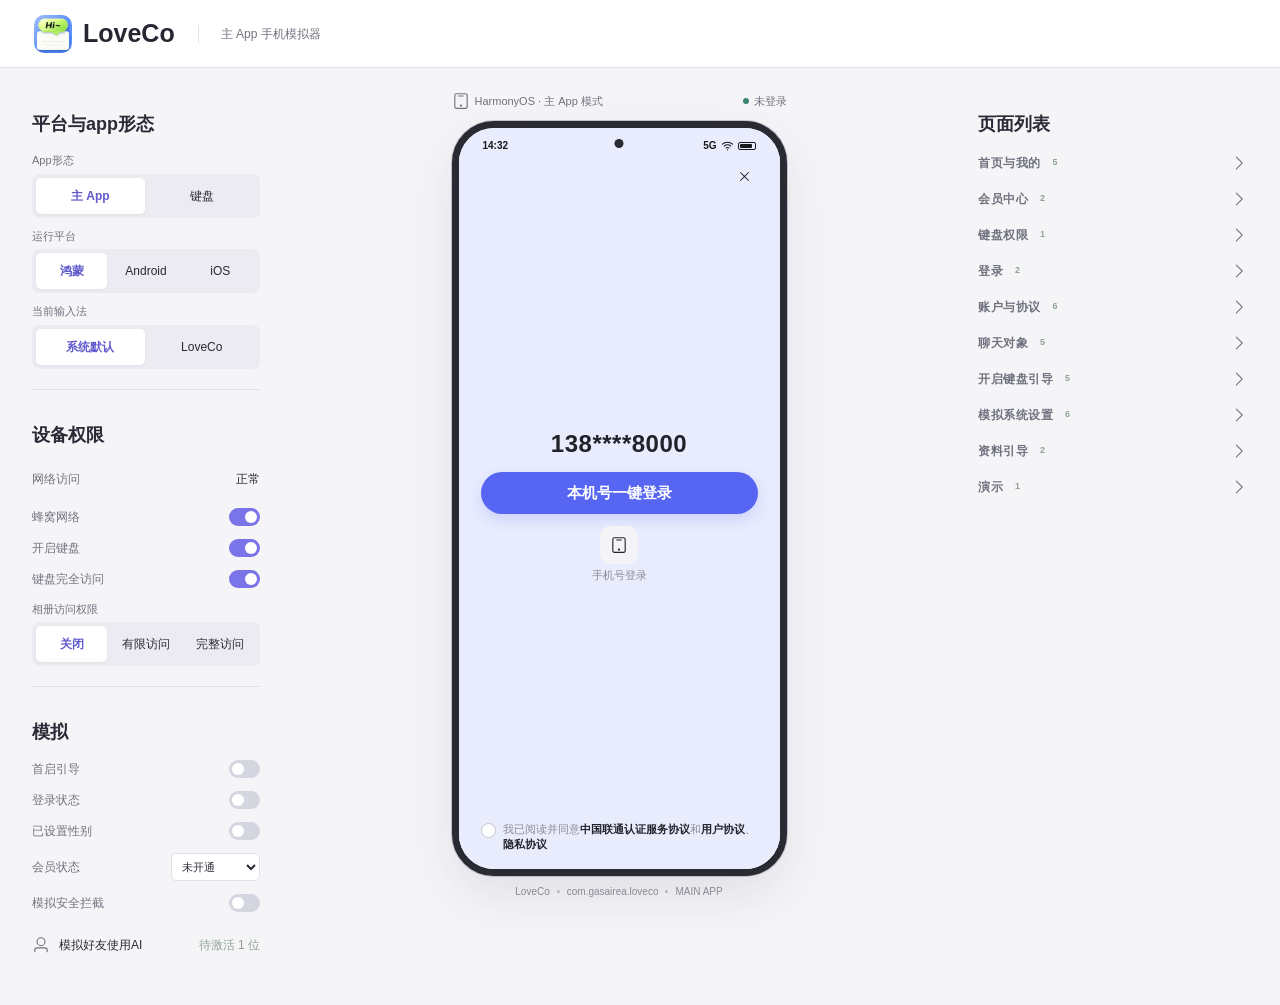
<file: index.html>
<!doctype html>
<html lang="zh-CN">
<head>
  <meta charset="UTF-8">
  <meta name="viewport" content="width=device-width, initial-scale=1.0, viewport-fit=cover">
  <meta name="theme-color" content="#F5F5F8">
  <title>LoveCo · 键盘交互实验室</title>
  <link rel="icon" href="assets/brand/LoveCo_28_28.png">
  <link rel="stylesheet" href="tokens.css">
  <link rel="stylesheet" href="theme.css">
</head>
<body>
  <div id="app"></div>
  <!-- 资源层：图标集、协议快照与默认头像插画，均为生成物 -->
  <script src="icons.js"></script>
  <script src="legal-data.js"></script>
  <script src="assets/avatars.js"></script>
  <!-- 组件运行时：渲染工具 + 输入法内核 + 组件注册表（需先于所有组件加载） -->
  <script src="core/kit.js"></script>
  <script src="core/ime.js"></script>
  <script src="core/registry.js"></script>
  <!-- 三端共用组件：改这里，鸿蒙 / Android / iOS 同时生效 -->
  <script src="components/shared/system-glyphs.js"></script>
  <script src="components/shared/host-app.js"></script>
  <script src="components/shared/chat-area.js"></script>
  <script src="components/shared/chat-composer.js"></script>
  <script src="components/shared/kb-toolbar.js"></script>
  <script src="components/shared/kb-candidates.js"></script>
  <script src="components/shared/kb-free-chat.js"></script>
  <script src="components/shared/kb-partner-picker.js"></script>
  <script src="components/shared/partner-manager.js"></script>
  <script src="components/shared/kb-settings.js"></script>
  <script src="components/shared/kb-photo-picker.js"></script>
  <script src="components/shared/kb-scan.js"></script>
  <script src="components/shared/kb-chat-analysis.js"></script>
  <script src="components/shared/kb-partner-editor.js"></script>
  <script src="components/shared/kb-full-access.js"></script>
  <script src="components/shared/kb-login.js"></script>
  <script src="components/shared/kb-legal.js"></script>
  <script src="components/shared/kb-paywall.js"></script>
  <script src="components/shared/ios-pay-sheet.js"></script>
  <script src="components/shared/kb-keys.js"></script>
  <script src="components/shared/kb-usage-guide.js"></script>
  <!-- 平台专属组件：同名组件的平台实现优先于共用实现 -->
  <script src="components/harmony/status-bar.js"></script>
  <script src="components/harmony/kb-navbar.js"></script>
  <script src="components/android/status-bar.js"></script>
  <script src="components/android/kb-navbar.js"></script>
  <script src="components/ios/status-bar.js"></script>
  <script src="components/ios/kb-navbar.js"></script>
  <!-- 页面编排：state、事件与 Mock API -->
  <script src="app.js"></script>
</body>
</html>
</file>
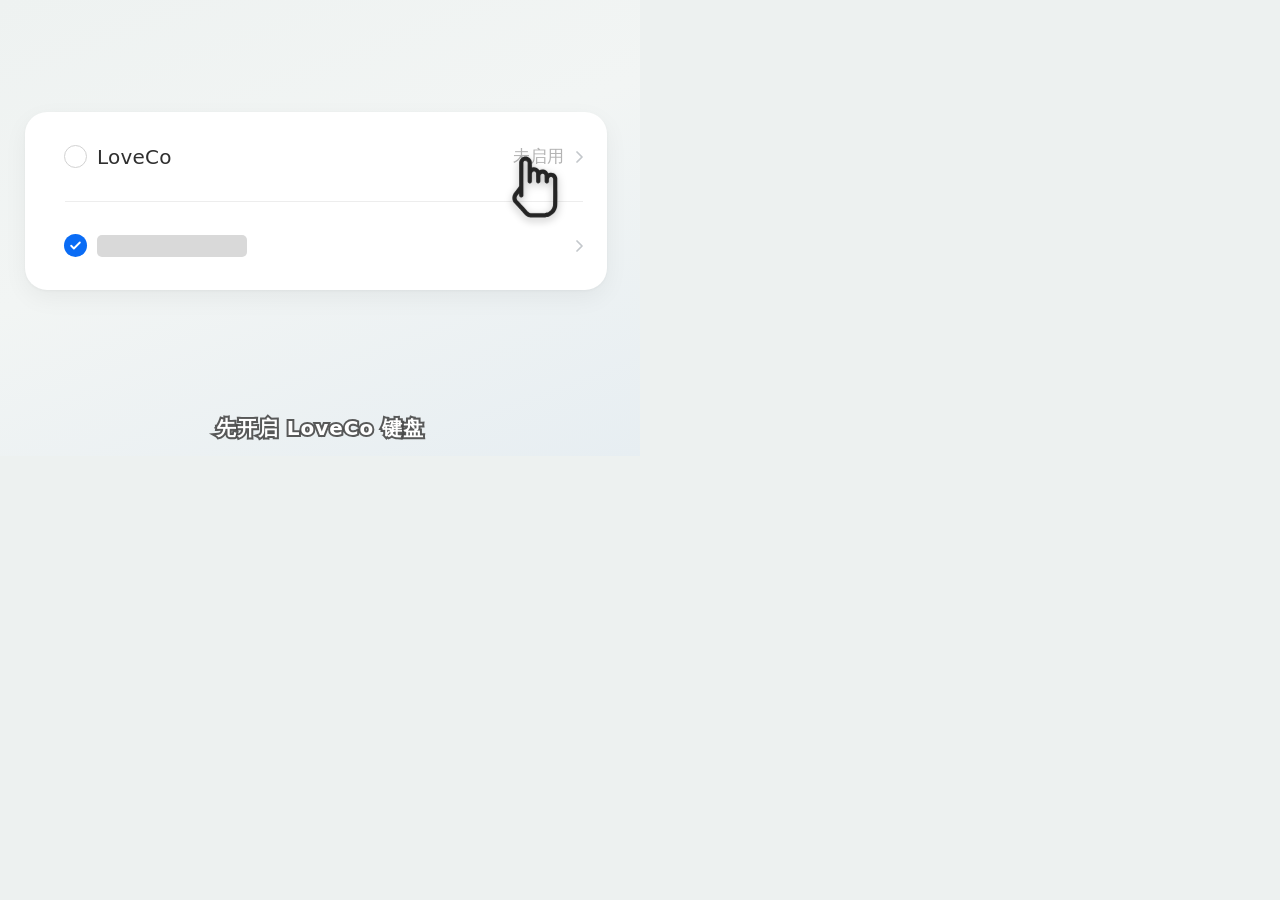
<file: generate-video/index.html>
<!DOCTYPE html>
<html lang="zh-CN" data-page-node-id="OBgZiV7wEHj7mtZbAqeHeI">
<head data-page-node-id="Sew5SXioeyEHQBQ871K2vn">
<meta charset="utf-8" data-page-node-id="HjUP01RGZSQksOOcr8mHba">
<title>LoveCo 教学视频 · HTML 版</title>
<style>
  :root{
    --w: 640px;
    --h: 456px;
    --blue: #0a6cf5;
    --green: #17a337;
    --ink: #3a3a3a;
    --muted: #b3b3b3;
    --track: #e9e9ea;
    --divider: #ededed;
  }
  *{ margin:0; padding:0; box-sizing:border-box; }
  html,body{ width:var(--w); height:var(--h); overflow:hidden; background:#edf1f0; }
  body{
    font-family:"PingFang SC","Hiragino Sans GB","Microsoft YaHei",system-ui,sans-serif;
    -webkit-font-smoothing:antialiased;
  }
  #stage{ position:relative; width:var(--w); height:var(--h);
    background:linear-gradient(160deg,#eef2f1 0%,#f2f5f4 45%,#e7eef2 100%); }

  /* ---------- 卡片 ---------- */
  #card{
    position:absolute; left:25px; top:112px; width:582px;
    background:#fff; border-radius:22px;
    box-shadow:0 1px 3px rgba(0,0,0,.04), 0 8px 24px rgba(0,0,0,.05);
    overflow:hidden;
    transition:none;
  }
  .row{ position:relative; height:89px; display:flex; align-items:center; padding:0 24px 0 21px; }
  .row + .row::before{
    content:''; position:absolute; left:40px; right:24px; top:0; height:1px; background:var(--divider);
  }
  .row .label{ font-size:20px; font-weight:500; color:#2f2f2f; letter-spacing:.2px; }

  /* 第一幕：设置列表行（左侧有图标列，整体右移） */
  #sceneList{ position:absolute; inset:0; }
  #sceneList .row{ padding-left:28px; }
  .icon-cell{ width:44px; display:flex; justify-content:center; flex:none; }
  .check{ width:23px; height:23px; border-radius:50%; background:var(--blue);
    display:flex; align-items:center; justify-content:center; }
  .check svg{ width:13px; height:13px; }
  .radio{ width:23px; height:23px; border-radius:50%; border:1.6px solid #d2d2d2; background:#fff; }
  .ph{ width:150px; height:22px; border-radius:5px; background:#d9d9d9; }
  .trail{ margin-left:auto; display:flex; align-items:center; gap:12px; color:var(--muted); font-size:17px; }
  .chev{ width:7px; height:12px; display:block; flex:none; }

  /* 第二幕：LoveCo 详情 */
  #sceneDetail{ position:absolute; inset:0; }
  .toggle{ margin-left:auto; width:58px; height:33px; border-radius:17px; background:var(--track);
    position:relative; flex:none; }
  .toggle .knob{ position:absolute; top:2px; left:2px; width:29px; height:29px; border-radius:50%;
    background:#fff; box-shadow:0 1px 3px rgba(0,0,0,.18); }

  /* ---------- 光标 ---------- */
  /* 用一条闭合轮廓画整只手：食指竖起 + 三处指节隆起 + 拇指。整只手只有一个形状，
     不存在「多个子形状同色描边互相覆盖」的问题。 */
  #cursor{ position:absolute; left:0; top:0; width:68px; height:68px;
    transform-origin:25.5px 3.6px; z-index:20; will-change:transform; }
  #cursor svg{ width:100%; height:100%; display:block;
    filter:drop-shadow(0 3px 4px rgba(0,0,0,.28)); }

  /* 点击波纹 */
  #ripple{ position:absolute; width:76px; height:76px; margin:-38px 0 0 -38px; border-radius:50%;
    background:rgba(10,108,245,.20); z-index:19; }

  /* ---------- 完成对勾 ---------- */
  #done{ position:absolute; left:316px; top:243px; width:97px; height:97px; margin:-48px 0 0 -48px;
    border-radius:50%; background:#00911b; display:flex; align-items:center; justify-content:center;
    z-index:15; }
  #done svg{ width:52px; height:52px; }

  /* ---------- 字幕 ---------- */
  #subtitle{
    position:absolute; left:0; right:0; bottom:14px; text-align:center;
    font-size:20px; font-weight:600; letter-spacing:1px;
    color:#fff;
    -webkit-text-stroke:4px rgba(72,72,72,.9);
    paint-order:stroke fill;
    z-index:30;
  }
</style>
</head>
<body data-page-node-id="oW2hxkqFVcjwO1D2HaxuVg">
<div id="stage" data-page-node-id="F2Mh4Ga1omfgTfeGNrAsTz">

  <div id="card" data-page-node-id="9BkUeo37N2PYJGeptNYdg2">
    <!-- 第一幕 -->
    <div id="sceneList" data-page-node-id="ROtr9gdt4zrdqsj5Gc5pCL">
      <div class="row" data-page-node-id="6PjP8PsaAFoDjtevfyGAH9">
        <div class="icon-cell" data-page-node-id="nXj9HrBXNUnazWuskNTFsd"><div class="radio" data-page-node-id="yUDw3D4uxudFJ0ZFYXm6pr"></div></div>
        <div class="label" data-page-node-id="ST9xZS9GrUxHIeMKcVoOAR">LoveCo</div>
        <div class="trail" data-page-node-id="vzEgCl2AWabA1pVJoFqyNO"><span data-page-node-id="XoXUHWSJoJJ8sVScLnCGaT">未启用</span>
          <svg class="chev" viewBox="0 0 7 12" fill="none"><path d="M1 1l5 5-5 5" stroke="#c3c7cb" stroke-width="1.7" stroke-linecap="round" stroke-linejoin="round"/></svg>
        </div>
      </div>
      <div class="row" data-page-node-id="e8HglDkkqlb64XuqQynghl">
        <div class="icon-cell" data-page-node-id="loUxaiheO0ZbNIcDazLojB"><div class="check" data-page-node-id="0EFSEmkaVEPXx8fLTVBXRB">
          <svg viewBox="0 0 24 24" fill="none" data-page-node-id="miPJwR6VR9bXjDhvr8tOgG"><path d="M4 12.5l5 5L20 6.5"
            stroke="#fff" stroke-width="3.4" stroke-linecap="round" stroke-linejoin="round" data-page-node-id="AtP0vnpkGoqEDALcIeSwAH"/></svg>
        </div></div>
        <div class="ph" data-page-node-id="sFoCuRSXqgQu1cE7P9dB9N"></div>
        <div class="trail" data-page-node-id="7FqK8OVLOe9HJaMgZYiWFV">
          <svg class="chev" viewBox="0 0 7 12" fill="none"><path d="M1 1l5 5-5 5" stroke="#c3c7cb" stroke-width="1.7" stroke-linecap="round" stroke-linejoin="round"/></svg>
        </div>
      </div>
    </div>

    <!-- 第二幕 -->
    <div id="sceneDetail" data-page-node-id="iKuCPpdCzmNYAQtsE6LfKL">
      <div class="row" data-page-node-id="JDjHPoVa9ThkpJVydrL6WE">
        <div class="label" data-page-node-id="r2yEnzmxwZQKKoutyiskIh">启用LoveCo</div>
        <div class="toggle" id="tg1" data-page-node-id="IlRmXa3SbjDC3Q5ncu4nNk"><div class="knob" data-page-node-id="wEcFKjmkC5ic9EFBHPlwdZ"></div></div>
      </div>
      <div class="row" id="row2" data-page-node-id="Aaf1l8utxMU4TimiiL3p75">
        <div class="label" data-page-node-id="tsLwDOJYSQYvDVWNCpfZ7B">完整体验模式</div>
        <div class="toggle" id="tg2" data-page-node-id="CSDv3EF1DKdFyirNEQhet5"><div class="knob" data-page-node-id="ZRHbtPw0p1xIy4FC7FcuNt"></div></div>
      </div>
    </div>
  </div>

  <div id="ripple" data-page-node-id="Sorafkz7jX8mfgwfjKG1rv"></div>

  <div id="done" data-page-node-id="TnArmHQ4egPpODHdrFVEgc">
    <svg viewBox="0 0 24 24" fill="none" data-page-node-id="6NlTQYtXDIMiKzbYKSg0tu"><path d="M4 12.5l5 5L20 6.5"
      stroke="#fff" stroke-width="3.6" stroke-linecap="round" stroke-linejoin="round" data-page-node-id="BaGWc1yA7VRmeovDn52GNz"/></svg>
  </div>

  <div id="cursor" data-page-node-id="b9rP1rVc9UmOsBK40wnVo9">
    <!-- 描边风格手势：由参考图矢量化而来（potrace，阈值法/圆头描边），
         viewBox 沿用原图 0 0 512 512；墨迹包围盒 x 92.8..431.8, y 26.8..485.0，
         指尖顶点 (191.9, 26.8)。显示 68x68（缩放 0.1328）=> 热点 25.5,3.6 -->
    <svg viewBox="0 0 512 512" fill="none" data-page-node-id="sERyz19NUtA3e3fK8vG6fx">
      <path fill="#242424" fill-rule="evenodd" d="M225.9 485C224.6 484.9 222.4 484.6 221 484.3C218.7 483.8 217.2 483.4 213 482.1C209.8 481.2 203.6 478.1 200.4 476C200.1 475.8 199.4 475.3 198.8 474.9C195.1 472.5 190.7 468.4 185.1 462.2C183.4 460.3 179.4 455.9 178.5 455C176.8 453.2 175.4 451.6 173.1 449.1C171.7 447.6 170.5 446.2 170.2 446C170 445.8 168.8 444.4 167.5 443C166.2 441.6 165 440.2 164.8 440C164.5 439.8 163.3 438.4 162 437C160.7 435.6 159.5 434.2 159.2 434C159 433.8 157.8 432.4 156.5 431C153.6 427.8 153.6 427.9 152.1 426.2C151.4 425.5 149.8 423.7 148.5 422.3C147.2 420.8 145.8 419.4 145.5 419C143.8 417.2 142.4 415.6 140.1 413.1C138.7 411.6 137.5 410.2 137.2 410C136.8 409.5 134.1 406.6 132.6 405C132.1 404.4 130.5 402.6 129.1 401.1C127.7 399.6 126.5 398.2 126.2 398C126 397.8 124.8 396.4 123.5 395C122.2 393.6 121 392.2 120.8 392C118.8 389.9 117.5 388.5 115.5 386.3C114.2 384.8 112.8 383.4 112.5 383C102.9 372.8 99.1 366.9 95.7 357C91.6 345.1 92 327.8 96.6 317.6C96.8 317.2 97 316.7 97 316.6C97 316.1 100.1 310 101.3 308C103 305.3 103.9 304.1 124.3 276.9L143.9 250.9L144 160L144.1 69.1L144.7 66.5C145.4 62.9 146.1 60.4 146.9 58.4C147.3 57.4 147.7 56.2 147.9 55.8C148.3 54.7 149.9 51.4 150.6 50.4C153.7 45.5 156.4 42.2 160.5 38.6C173.5 27 192.2 23.6 209.1 29.8C217.9 33.1 227 40.4 232.1 48.4C232.6 49.2 233.3 50.2 233.5 50.5C233.9 51.2 235.7 54.7 236.2 55.9C239.8 65.2 239.8 65.1 240 89.5C240.1 112.6 239.9 110.5 242.3 109.5C260 102.9 283.8 111.4 295.1 128.4C296.5 130.6 296.3 130.5 299.1 129.1C300.4 128.5 302.1 127.8 302.9 127.5C303.7 127.2 304.9 126.7 305.5 126.5C306.2 126.2 306.9 126 307.1 126C307.3 126 308.3 125.8 309.3 125.5C317.2 123.4 327.6 124 335.6 126.9C338.9 128.1 339.2 128.2 340.4 128.8C350.1 133.7 357.2 140.7 362.1 150.3C363.5 153.2 363.7 153.3 365.1 152.6C366.3 152 366.9 151.8 370.1 150.8C380.7 147.5 394.4 148.2 402.8 152.5C403.3 152.8 403.8 153 404 153C404.3 153 409.2 155.8 410.4 156.6C415.3 160 420 164.8 422.9 169.2C423.5 170.3 424.3 171.4 424.5 171.8C426.5 174.7 429.2 181.8 430.3 186.6C432 193.9 431.9 184.6 431.9 293C431.9 400.3 432 392.7 430.5 400.9C429.6 406 429 408.1 427.5 413.4C422.3 430.5 410.9 448.5 397.6 460C396.8 460.7 395.8 461.6 395.4 462C392.9 464.1 385.9 469.2 382.8 471C377.7 473.9 373.5 476.1 370.1 477.4C366.9 478.7 366.3 479 365 479.4C361.8 480.6 357.3 482 356.7 482C356.5 482 355.6 482.2 354.7 482.5C352.9 483 348.4 483.9 345.4 484.3C344.3 484.4 342.7 484.7 341.9 484.8C340.1 485.1 229.4 485.3 225.9 485ZM337.3 453C342.9 452.6 352 450.5 356.1 448.6C356.5 448.4 357.7 447.9 358.6 447.5C360.9 446.5 364.9 444.5 366.6 443.4C368.8 442 369.6 441.4 372.4 439.4C378.2 435 385.8 426.7 389.1 421C391.6 416.7 393.1 413.9 394.5 410.6C396.6 405.9 398.4 399.1 399.4 392.8C399.9 390 399.9 385 399.9 293.2L399.9 196.6L399.3 194.4C394.7 175.7 373.2 175.8 368.6 194.5C368.2 196.1 368.1 197.9 368 206.6C367.8 216.1 367.8 217 367.3 218.2C361.8 233.1 342.3 233.1 336.7 218.2C336.2 216.9 336.1 216.3 336 194.4C335.8 168.4 335.9 169.5 333.3 164.4C327.7 153.5 312.3 153.5 306.7 164.4C304.1 169.5 304.2 168.4 304 194.4C303.8 219.4 304 217.3 302.2 220.9C295.8 233.4 277.8 231.8 272.7 218.2C272.2 216.9 272.1 216.5 272 186C271.8 152.1 271.9 154 270.4 149.9C265.3 136 246.7 136 241.6 149.9C240.1 154 240.2 152.1 240 186C239.9 216.6 239.8 216.9 239.3 218.2C233.6 233.2 214.4 233.2 208.7 218.2L208.1 216.9L208 144.1L207.9 71.4L207.3 69.9C201.7 54.9 182.3 54.9 176.7 69.9L176.1 71.4L176 197.2L175.9 323.1L175.3 324.7C170 339.7 149.9 339.7 144.7 324.7C144.2 323.2 144.1 322.5 144 314C143.9 304 143.9 304 142.4 306.1C141.6 307.3 130.8 321.7 129.5 323.3C124.3 329.8 123.3 341.4 127.2 349.8C128.9 353.5 129.8 354.6 139.3 364.9C140 365.7 142 367.8 143.6 369.6C145.3 371.4 147.1 373.4 147.6 374C148.2 374.6 149 375.5 149.4 375.9C149.7 376.3 151.1 377.7 152.3 379.1C153.6 380.5 155.3 382.3 156.1 383.2C156.9 384.1 158.1 385.4 158.6 386C159.2 386.6 160 387.5 160.4 387.9C160.7 388.3 162.1 389.7 163.3 391.1C164.6 392.5 166.3 394.3 167.1 395.2C168.8 397.1 170.1 398.5 172.2 400.8C173 401.6 175 403.8 176.6 405.6C179.7 408.9 180.5 409.9 183.2 412.8C184 413.6 186 415.8 187.6 417.6C189.3 419.4 191.1 421.4 191.6 422C192.2 422.6 193 423.5 193.4 423.9C193.7 424.3 195.1 425.7 196.3 427.1C197.6 428.5 199.3 430.3 200.1 431.2C200.9 432.1 202.1 433.4 202.6 434C203.2 434.6 204 435.5 204.4 435.9C205.2 436.8 209.1 441.1 211 443.1C214.4 446.8 216.6 448.6 219.9 450.3C221.4 451.2 223.4 452 223.7 452C223.9 452 224.5 452.2 225.1 452.4C225.8 452.6 227 452.9 227.8 453C230 453.3 333.7 453.3 337.3 453Z" data-page-node-id="AtP0vnpkGoqEDALcIeSwAH"/>
    </svg>
  </div>

  <div id="subtitle" data-page-node-id="7OaJETdVtwzrTFBaXFALQX"></div>
</div>

<script>
/* =======================================================================
   时间轴定义 —— 改文案只动 script 数组；改时长只动 duration
   所有时间单位：秒
   ======================================================================= */
const TIMELINE = {
  width: 640,
  height: 456,
  fps: 30,
  duration: 6.5,
  script: [
    { from: 0.00, to: 2.00, text: "先开启 LoveCo 键盘" },
    { from: 2.00, to: 4.25, text: "再打开完整体验模式" },
    { from: 4.25, to: 6.50, text: "完成后返回 LoveCo App" },
  ],
  // 关键事件（与配音时间轴对齐）
  events: {
    enterDetail:  1.62,   // 进入 LoveCo 详情页
    tapToggle1:   1.98,   // 点击「启用LoveCo」
    toggle1On:    2.16,
    addRow2:      2.20,   // 「完整体验模式」出现
    tapToggle2:   2.90,   // 点击「完整体验模式」
    toggle2On:    3.05,
    cursorOut:    3.35,
    doneIn:       5.35,   // 对勾弹出
    doneFull:     5.75,
  },
  /* 光标热点（相对 #cursor 左上角）：指尖触碰点，transform-origin 与此一致，
     这样点击时的 scale 缩放不会让指尖偏移 */
  hotspot: [25.5, 3.6],
  /* 所有"手指按下"的时刻，给 probe-cursor.mjs 量点击命中用 */
  taps: [1.98, 2.90],
  /* 光标轨迹关键帧：[时刻, 目标]
     目标可以是绝对坐标 {x,y}，也可以是元素锚点 {el, fx, fy}（fx/fy 是该元素包围盒内的比例位置）。
     锚点每帧实时求解 —— 卡片在缩放/展开时，指尖会跟着目标一起走，不会脱靶。
     相邻关键帧目标相同 = 原地停顿（让点击动作发生在静止之后，观感更稳）。 */
  cursor: [
    [0.00, { x: 566, y: 322 }],                                   // 从卡片下方偏右入场
    [1.25, { el: '#sceneList .row:first-child', fx: 0.86, fy: 0.50 }], // 移到 LoveCo 行右侧
    [1.62, { el: '#sceneList .row:first-child', fx: 0.86, fy: 0.50 }], // 停顿，等待翻页
    [1.98, { el: '#tg1', fx: 0.5, fy: 0.5 }],                     // 跟随 morph 落到开关 1，正好压在点击点上
    [2.25, { el: '#tg1', fx: 0.5, fy: 0.5 }],                     // 停顿
    [2.85, { el: '#tg2', fx: 0.5, fy: 0.5 }],                     // 下滑到开关 2
    [3.45, { el: '#tg2', fx: 0.5, fy: 0.5 }],                     // 停顿（2.90 点击）
  ],
};

const $ = (s) => document.querySelector(s);
const clamp01 = (v) => Math.min(1, Math.max(0, v));
const ease = (t) => t < .5 ? 2*t*t : 1-Math.pow(-2*t+2,2)/2;      // easeInOutQuad
// smootherstep：起点/终点的速度和加速度都为 0 —— 段落之间没有“顿一下”的硬转折
const smoother = (t) => t*t*t*(t*(6*t-15)+10);
const backOut = (t) => 1 + 2.2*Math.pow(t-1,3) + 1.2*Math.pow(t-1,2);
const lerp = (a,b,p) => a + (b-a)*p;

/* 把锚点解析成舞台坐标 */
function resolveTarget(a){
  if (a.el){
    const r = $(a.el).getBoundingClientRect();
    return [r.left + r.width*a.fx, r.top + r.height*a.fy];
  }
  return [a.x, a.y];
}

function sampleCursor(t){
  const k = TIMELINE.cursor;
  if (t <= k[0][0]) return resolveTarget(k[0][1]);
  for (let i=1;i<k.length;i++){
    if (t <= k[i][0]){
      const [t0,a0] = k[i-1], [t1,a1] = k[i];
      const [x0,y0] = resolveTarget(a0), [x1,y1] = resolveTarget(a1);
      const p = t1===t0 ? 1 : smoother(clamp01((t-t0)/(t1-t0)));
      return [lerp(x0,x1,p), lerp(y0,y1,p)];
    }
  }
  return resolveTarget(k[k.length-1][1]);
}

/* 核心：给定时刻 t，把画面渲染成该时刻应有的样子（纯函数，无动画状态） */
window.__seek = function(t){
  const E = TIMELINE.events;

  /* --- 字幕 --- */
  const seg = TIMELINE.script.find(s => t >= s.from && t < s.to);
  const sub = $('#subtitle');
  sub.textContent = seg ? seg.text : '';
  // 每句开头 0.18s 轻微淡入；句首时刻即已完全可见，避免第 0 帧空白
  sub.style.opacity = seg ? clamp01((t - seg.from)/0.18 + 1) : 0;

  /* --- 卡片：位置 / 高度 / 内容 ---
     178(列表两行) -> 89(详情单行) -> 178(展开两行) */
  const toDetail = clamp01((t - E.enterDetail)/0.30);
  const p = ease(toDetail);
  const r2 = clamp01((t - E.addRow2)/0.25);
  const card = $('#card');
  card.style.top = lerp(112, 97, p) + 'px';
  card.style.height = (p < 1 ? lerp(178, 89, p) : lerp(89, 178, ease(r2))) + 'px';

  $('#sceneList').style.opacity   = 1 - p;
  $('#sceneList').style.visibility = p >= 1 ? 'hidden' : 'visible';
  $('#sceneDetail').style.opacity = p;
  $('#sceneDetail').style.visibility = p <= 0 ? 'hidden' : 'visible';

  // 第二行「完整体验模式」在点到「启用」之后才出现
  $('#row2').style.height = (r2*89) + 'px';
  $('#row2').style.overflow = 'hidden';

  /* --- 开关 --- */
  const setToggle = (el, on)=>{
    el.style.background = on ? '#0a6cf5' : '#e9e9ea';
    el.querySelector('.knob').style.left = on ? '27px' : '2px';
    el.querySelector('.knob').style.transition = 'none';
  };
  setToggle($('#tg1'), t >= E.toggle1On);
  setToggle($('#tg2'), t >= E.toggle2On);

  /* --- 点击波纹（位置直接读开关中心，卡片怎么动都不会偏） --- */
  const ripples = [
    { at: E.tapToggle1, el: '#tg1' },
    { at: E.tapToggle2, el: '#tg2' },
  ];
  const rp = $('#ripple');
  const active = ripples.filter(r => t >= r.at && t < r.at + 0.42)
                        .sort((a,b)=> b.at - a.at)[0];
  if (active){
    const [rx, ry] = resolveTarget({ el: active.el, fx: .5, fy: .5 });
    const q = clamp01((t - active.at)/0.42);
    rp.style.display = 'block';
    rp.style.left = rx + 'px';
    rp.style.top  = ry + 'px';
    rp.style.opacity = (1-q) * 0.9;
    rp.style.transform = `scale(${lerp(0.35,1.25,q)})`;
  } else rp.style.display = 'none';

  /* --- 光标 --- */
  const [cx, cy] = sampleCursor(t);
  const cout = clamp01((t - E.cursorOut)/0.30);
  const cur = $('#cursor');
  // translate3d + 小数坐标：走合成层，避免取整导致的逐帧抖动
  cur.style.transform = `translate3d(${(cx - TIMELINE.hotspot[0]).toFixed(3)}px, ${(cy - TIMELINE.hotspot[1]).toFixed(3)}px, 0)`;
  cur.style.opacity = 1 - cout;
  // 点击瞬间轻微下压
  let press = 0;
  ripples.forEach(r => { if (t>=r.at && t<r.at+0.14) press = 1 - (t-r.at)/0.14; });
  cur.style.transform += ` scale(${1 - press*0.12})`;

  /* --- 完成对勾 --- */
  const d = clamp01((t - E.doneIn)/(E.doneFull - E.doneIn));
  const done = $('#done');
  if (t < E.doneIn){ done.style.display = 'none'; }
  else {
    done.style.display = 'flex';
    done.style.opacity = clamp01(d*2.2);
    done.style.transform = `scale(${backOut(d)})`;
  }
};

/* 浏览器里直接打开时可实时预览；
   带 ?render=1 进入渲染模式（不跑实时动画，只用 __seek 定位）；
   带 ?t=1.23 直接定位到某一时刻（可配合 Chrome --headless --screenshot 使用） */
window.addEventListener('load', ()=>{
  document.fonts.ready.then(()=>{
    const q = new URLSearchParams(location.search);
    if (q.has('t')) { window.__seek(parseFloat(q.get('t'))); return; }
    if (window.__renderMode || q.has('render')) return;
    const start = performance.now();
    (function loop(){
      const t = ((performance.now() - start)/1000) % TIMELINE.duration;
      window.__seek(t);
      requestAnimationFrame(loop);
    })();
  });
});
</script>
</body>
</html>
</file>
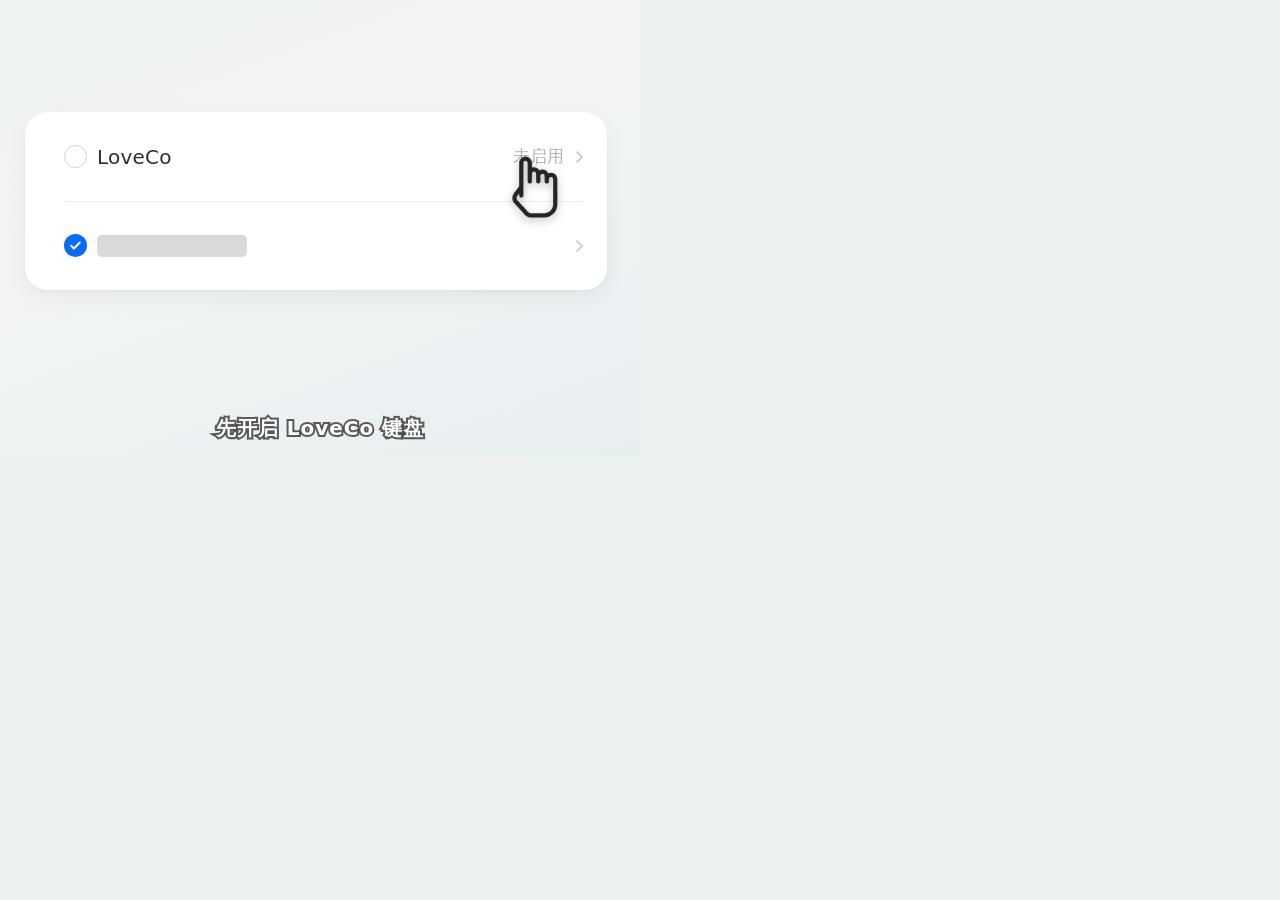
<file: video-tutorial/index.html>
<!DOCTYPE html>
<html lang="zh-CN" data-page-node-id="OBgZiV7wEHj7mtZbAqeHeI">
<head data-page-node-id="Sew5SXioeyEHQBQ871K2vn">
<meta charset="utf-8" data-page-node-id="HjUP01RGZSQksOOcr8mHba">
<title>LoveCo 教学视频 · HTML 版</title>
<style>
  :root{
    --w: 640px;
    --h: 456px;
    --blue: #0a6cf5;
    --green: #17a337;
    --ink: #3a3a3a;
    --muted: #b3b3b3;
    --track: #e9e9ea;
    --divider: #ededed;
  }
  *{ margin:0; padding:0; box-sizing:border-box; }
  html,body{ width:var(--w); height:var(--h); overflow:hidden; background:#edf1f0; }
  body{
    font-family:"PingFang SC","Hiragino Sans GB","Microsoft YaHei",system-ui,sans-serif;
    -webkit-font-smoothing:antialiased;
  }
  #stage{ position:relative; width:var(--w); height:var(--h);
    background:linear-gradient(160deg,#eef2f1 0%,#f2f5f4 45%,#e7eef2 100%); }

  /* ---------- 卡片 ---------- */
  #card{
    position:absolute; left:25px; top:112px; width:582px;
    background:#fff; border-radius:22px;
    box-shadow:0 1px 3px rgba(0,0,0,.04), 0 8px 24px rgba(0,0,0,.05);
    overflow:hidden;
    transition:none;
  }
  .row{ position:relative; height:89px; display:flex; align-items:center; padding:0 24px 0 21px; }
  .row + .row::before{
    content:''; position:absolute; left:40px; right:24px; top:0; height:1px; background:var(--divider);
  }
  .row .label{ font-size:20px; font-weight:500; color:#2f2f2f; letter-spacing:.2px; }

  /* 第一幕：设置列表行（左侧有图标列，整体右移） */
  #sceneList{ position:absolute; inset:0; }
  #sceneList .row{ padding-left:28px; }
  .icon-cell{ width:44px; display:flex; justify-content:center; flex:none; }
  .check{ width:23px; height:23px; border-radius:50%; background:var(--blue);
    display:flex; align-items:center; justify-content:center; }
  .check svg{ width:13px; height:13px; }
  .radio{ width:23px; height:23px; border-radius:50%; border:1.6px solid #d2d2d2; background:#fff; }
  .ph{ width:150px; height:22px; border-radius:5px; background:#d9d9d9; }
  .trail{ margin-left:auto; display:flex; align-items:center; gap:12px; color:var(--muted); font-size:17px; }
  .chev{ width:7px; height:12px; display:block; flex:none; }

  /* 第二幕：LoveCo 详情 */
  #sceneDetail{ position:absolute; inset:0; }
  .toggle{ margin-left:auto; width:58px; height:33px; border-radius:17px; background:var(--track);
    position:relative; flex:none; }
  .toggle .knob{ position:absolute; top:2px; left:2px; width:29px; height:29px; border-radius:50%;
    background:#fff; box-shadow:0 1px 3px rgba(0,0,0,.18); }

  /* ---------- 光标 ---------- */
  /* 用一条闭合轮廓画整只手：食指竖起 + 三处指节隆起 + 拇指。整只手只有一个形状，
     不存在「多个子形状同色描边互相覆盖」的问题。 */
  #cursor{ position:absolute; left:0; top:0; width:68px; height:68px;
    transform-origin:25.5px 3.6px; z-index:20; will-change:transform; }
  #cursor svg{ width:100%; height:100%; display:block;
    filter:drop-shadow(0 3px 4px rgba(0,0,0,.28)); }

  /* 点击波纹 */
  #ripple{ position:absolute; width:76px; height:76px; margin:-38px 0 0 -38px; border-radius:50%;
    background:rgba(10,108,245,.20); z-index:19; }

  /* ---------- 完成对勾 ---------- */
  #done{ position:absolute; left:316px; top:243px; width:97px; height:97px; margin:-48px 0 0 -48px;
    border-radius:50%; background:#00911b; display:flex; align-items:center; justify-content:center;
    z-index:15; }
  #done svg{ width:52px; height:52px; }

  /* ---------- 字幕 ---------- */
  #subtitle{
    position:absolute; left:0; right:0; bottom:14px; text-align:center;
    font-size:20px; font-weight:600; letter-spacing:1px;
    color:#fff;
    -webkit-text-stroke:4px rgba(72,72,72,.9);
    paint-order:stroke fill;
    z-index:30;
  }
</style>
</head>
<body data-page-node-id="oW2hxkqFVcjwO1D2HaxuVg">
<div id="stage" data-page-node-id="F2Mh4Ga1omfgTfeGNrAsTz">

  <div id="card" data-page-node-id="9BkUeo37N2PYJGeptNYdg2">
    <!-- 第一幕 -->
    <div id="sceneList" data-page-node-id="ROtr9gdt4zrdqsj5Gc5pCL">
      <div class="row" data-page-node-id="6PjP8PsaAFoDjtevfyGAH9">
        <div class="icon-cell" data-page-node-id="nXj9HrBXNUnazWuskNTFsd"><div class="radio" data-page-node-id="yUDw3D4uxudFJ0ZFYXm6pr"></div></div>
        <div class="label" data-page-node-id="ST9xZS9GrUxHIeMKcVoOAR">LoveCo</div>
        <div class="trail" data-page-node-id="vzEgCl2AWabA1pVJoFqyNO"><span data-page-node-id="XoXUHWSJoJJ8sVScLnCGaT">未启用</span>
          <svg class="chev" viewBox="0 0 7 12" fill="none"><path d="M1 1l5 5-5 5" stroke="#c3c7cb" stroke-width="1.7" stroke-linecap="round" stroke-linejoin="round"/></svg>
        </div>
      </div>
      <div class="row" data-page-node-id="e8HglDkkqlb64XuqQynghl">
        <div class="icon-cell" data-page-node-id="loUxaiheO0ZbNIcDazLojB"><div class="check" data-page-node-id="0EFSEmkaVEPXx8fLTVBXRB">
          <svg viewBox="0 0 24 24" fill="none" data-page-node-id="miPJwR6VR9bXjDhvr8tOgG"><path d="M4 12.5l5 5L20 6.5"
            stroke="#fff" stroke-width="3.4" stroke-linecap="round" stroke-linejoin="round" data-page-node-id="AtP0vnpkGoqEDALcIeSwAH"/></svg>
        </div></div>
        <div class="ph" data-page-node-id="sFoCuRSXqgQu1cE7P9dB9N"></div>
        <div class="trail" data-page-node-id="7FqK8OVLOe9HJaMgZYiWFV">
          <svg class="chev" viewBox="0 0 7 12" fill="none"><path d="M1 1l5 5-5 5" stroke="#c3c7cb" stroke-width="1.7" stroke-linecap="round" stroke-linejoin="round"/></svg>
        </div>
      </div>
    </div>

    <!-- 第二幕 -->
    <div id="sceneDetail" data-page-node-id="iKuCPpdCzmNYAQtsE6LfKL">
      <div class="row" data-page-node-id="JDjHPoVa9ThkpJVydrL6WE">
        <div class="label" data-page-node-id="r2yEnzmxwZQKKoutyiskIh">启用LoveCo</div>
        <div class="toggle" id="tg1" data-page-node-id="IlRmXa3SbjDC3Q5ncu4nNk"><div class="knob" data-page-node-id="wEcFKjmkC5ic9EFBHPlwdZ"></div></div>
      </div>
      <div class="row" id="row2" data-page-node-id="Aaf1l8utxMU4TimiiL3p75">
        <div class="label" data-page-node-id="tsLwDOJYSQYvDVWNCpfZ7B">完整体验模式</div>
        <div class="toggle" id="tg2" data-page-node-id="CSDv3EF1DKdFyirNEQhet5"><div class="knob" data-page-node-id="ZRHbtPw0p1xIy4FC7FcuNt"></div></div>
      </div>
    </div>
  </div>

  <div id="ripple" data-page-node-id="Sorafkz7jX8mfgwfjKG1rv"></div>

  <div id="done" data-page-node-id="TnArmHQ4egPpODHdrFVEgc">
    <svg viewBox="0 0 24 24" fill="none" data-page-node-id="6NlTQYtXDIMiKzbYKSg0tu"><path d="M4 12.5l5 5L20 6.5"
      stroke="#fff" stroke-width="3.6" stroke-linecap="round" stroke-linejoin="round" data-page-node-id="BaGWc1yA7VRmeovDn52GNz"/></svg>
  </div>

  <div id="cursor" data-page-node-id="b9rP1rVc9UmOsBK40wnVo9">
    <!-- 描边风格手势：由参考图矢量化而来（potrace，阈值法/圆头描边），
         viewBox 沿用原图 0 0 512 512；墨迹包围盒 x 92.8..431.8, y 26.8..485.0，
         指尖顶点 (191.9, 26.8)。显示 68x68（缩放 0.1328）=> 热点 25.5,3.6 -->
    <svg viewBox="0 0 512 512" fill="none" data-page-node-id="sERyz19NUtA3e3fK8vG6fx">
      <path fill="#242424" fill-rule="evenodd" d="M225.9 485C224.6 484.9 222.4 484.6 221 484.3C218.7 483.8 217.2 483.4 213 482.1C209.8 481.2 203.6 478.1 200.4 476C200.1 475.8 199.4 475.3 198.8 474.9C195.1 472.5 190.7 468.4 185.1 462.2C183.4 460.3 179.4 455.9 178.5 455C176.8 453.2 175.4 451.6 173.1 449.1C171.7 447.6 170.5 446.2 170.2 446C170 445.8 168.8 444.4 167.5 443C166.2 441.6 165 440.2 164.8 440C164.5 439.8 163.3 438.4 162 437C160.7 435.6 159.5 434.2 159.2 434C159 433.8 157.8 432.4 156.5 431C153.6 427.8 153.6 427.9 152.1 426.2C151.4 425.5 149.8 423.7 148.5 422.3C147.2 420.8 145.8 419.4 145.5 419C143.8 417.2 142.4 415.6 140.1 413.1C138.7 411.6 137.5 410.2 137.2 410C136.8 409.5 134.1 406.6 132.6 405C132.1 404.4 130.5 402.6 129.1 401.1C127.7 399.6 126.5 398.2 126.2 398C126 397.8 124.8 396.4 123.5 395C122.2 393.6 121 392.2 120.8 392C118.8 389.9 117.5 388.5 115.5 386.3C114.2 384.8 112.8 383.4 112.5 383C102.9 372.8 99.1 366.9 95.7 357C91.6 345.1 92 327.8 96.6 317.6C96.8 317.2 97 316.7 97 316.6C97 316.1 100.1 310 101.3 308C103 305.3 103.9 304.1 124.3 276.9L143.9 250.9L144 160L144.1 69.1L144.7 66.5C145.4 62.9 146.1 60.4 146.9 58.4C147.3 57.4 147.7 56.2 147.9 55.8C148.3 54.7 149.9 51.4 150.6 50.4C153.7 45.5 156.4 42.2 160.5 38.6C173.5 27 192.2 23.6 209.1 29.8C217.9 33.1 227 40.4 232.1 48.4C232.6 49.2 233.3 50.2 233.5 50.5C233.9 51.2 235.7 54.7 236.2 55.9C239.8 65.2 239.8 65.1 240 89.5C240.1 112.6 239.9 110.5 242.3 109.5C260 102.9 283.8 111.4 295.1 128.4C296.5 130.6 296.3 130.5 299.1 129.1C300.4 128.5 302.1 127.8 302.9 127.5C303.7 127.2 304.9 126.7 305.5 126.5C306.2 126.2 306.9 126 307.1 126C307.3 126 308.3 125.8 309.3 125.5C317.2 123.4 327.6 124 335.6 126.9C338.9 128.1 339.2 128.2 340.4 128.8C350.1 133.7 357.2 140.7 362.1 150.3C363.5 153.2 363.7 153.3 365.1 152.6C366.3 152 366.9 151.8 370.1 150.8C380.7 147.5 394.4 148.2 402.8 152.5C403.3 152.8 403.8 153 404 153C404.3 153 409.2 155.8 410.4 156.6C415.3 160 420 164.8 422.9 169.2C423.5 170.3 424.3 171.4 424.5 171.8C426.5 174.7 429.2 181.8 430.3 186.6C432 193.9 431.9 184.6 431.9 293C431.9 400.3 432 392.7 430.5 400.9C429.6 406 429 408.1 427.5 413.4C422.3 430.5 410.9 448.5 397.6 460C396.8 460.7 395.8 461.6 395.4 462C392.9 464.1 385.9 469.2 382.8 471C377.7 473.9 373.5 476.1 370.1 477.4C366.9 478.7 366.3 479 365 479.4C361.8 480.6 357.3 482 356.7 482C356.5 482 355.6 482.2 354.7 482.5C352.9 483 348.4 483.9 345.4 484.3C344.3 484.4 342.7 484.7 341.9 484.8C340.1 485.1 229.4 485.3 225.9 485ZM337.3 453C342.9 452.6 352 450.5 356.1 448.6C356.5 448.4 357.7 447.9 358.6 447.5C360.9 446.5 364.9 444.5 366.6 443.4C368.8 442 369.6 441.4 372.4 439.4C378.2 435 385.8 426.7 389.1 421C391.6 416.7 393.1 413.9 394.5 410.6C396.6 405.9 398.4 399.1 399.4 392.8C399.9 390 399.9 385 399.9 293.2L399.9 196.6L399.3 194.4C394.7 175.7 373.2 175.8 368.6 194.5C368.2 196.1 368.1 197.9 368 206.6C367.8 216.1 367.8 217 367.3 218.2C361.8 233.1 342.3 233.1 336.7 218.2C336.2 216.9 336.1 216.3 336 194.4C335.8 168.4 335.9 169.5 333.3 164.4C327.7 153.5 312.3 153.5 306.7 164.4C304.1 169.5 304.2 168.4 304 194.4C303.8 219.4 304 217.3 302.2 220.9C295.8 233.4 277.8 231.8 272.7 218.2C272.2 216.9 272.1 216.5 272 186C271.8 152.1 271.9 154 270.4 149.9C265.3 136 246.7 136 241.6 149.9C240.1 154 240.2 152.1 240 186C239.9 216.6 239.8 216.9 239.3 218.2C233.6 233.2 214.4 233.2 208.7 218.2L208.1 216.9L208 144.1L207.9 71.4L207.3 69.9C201.7 54.9 182.3 54.9 176.7 69.9L176.1 71.4L176 197.2L175.9 323.1L175.3 324.7C170 339.7 149.9 339.7 144.7 324.7C144.2 323.2 144.1 322.5 144 314C143.9 304 143.9 304 142.4 306.1C141.6 307.3 130.8 321.7 129.5 323.3C124.3 329.8 123.3 341.4 127.2 349.8C128.9 353.5 129.8 354.6 139.3 364.9C140 365.7 142 367.8 143.6 369.6C145.3 371.4 147.1 373.4 147.6 374C148.2 374.6 149 375.5 149.4 375.9C149.7 376.3 151.1 377.7 152.3 379.1C153.6 380.5 155.3 382.3 156.1 383.2C156.9 384.1 158.1 385.4 158.6 386C159.2 386.6 160 387.5 160.4 387.9C160.7 388.3 162.1 389.7 163.3 391.1C164.6 392.5 166.3 394.3 167.1 395.2C168.8 397.1 170.1 398.5 172.2 400.8C173 401.6 175 403.8 176.6 405.6C179.7 408.9 180.5 409.9 183.2 412.8C184 413.6 186 415.8 187.6 417.6C189.3 419.4 191.1 421.4 191.6 422C192.2 422.6 193 423.5 193.4 423.9C193.7 424.3 195.1 425.7 196.3 427.1C197.6 428.5 199.3 430.3 200.1 431.2C200.9 432.1 202.1 433.4 202.6 434C203.2 434.6 204 435.5 204.4 435.9C205.2 436.8 209.1 441.1 211 443.1C214.4 446.8 216.6 448.6 219.9 450.3C221.4 451.2 223.4 452 223.7 452C223.9 452 224.5 452.2 225.1 452.4C225.8 452.6 227 452.9 227.8 453C230 453.3 333.7 453.3 337.3 453Z" data-page-node-id="AtP0vnpkGoqEDALcIeSwAH"/>
    </svg>
  </div>

  <div id="subtitle" data-page-node-id="7OaJETdVtwzrTFBaXFALQX"></div>
</div>

<script>
/* =======================================================================
   时间轴定义 —— 改文案只动 script 数组；改时长只动 duration
   所有时间单位：秒
   ======================================================================= */
const TIMELINE = {
  width: 640,
  height: 456,
  fps: 30,
  duration: 6.5,
  script: [
    { from: 0.00, to: 2.00, text: "先开启 LoveCo 键盘" },
    { from: 2.00, to: 4.25, text: "再打开完整体验模式" },
    { from: 4.25, to: 6.50, text: "完成后返回 LoveCo App" },
  ],
  // 关键事件（与配音时间轴对齐）
  events: {
    enterDetail:  1.62,   // 进入 LoveCo 详情页
    tapToggle1:   1.98,   // 点击「启用LoveCo」
    toggle1On:    2.16,
    addRow2:      2.20,   // 「完整体验模式」出现
    tapToggle2:   2.90,   // 点击「完整体验模式」
    toggle2On:    3.05,
    cursorOut:    3.35,
    doneIn:       5.35,   // 对勾弹出
    doneFull:     5.75,
  },
  /* 光标热点（相对 #cursor 左上角）：指尖触碰点，transform-origin 与此一致，
     这样点击时的 scale 缩放不会让指尖偏移 */
  hotspot: [25.5, 3.6],
  /* 光标轨迹关键帧：[时刻, 目标]
     目标可以是绝对坐标 {x,y}，也可以是元素锚点 {el, fx, fy}（fx/fy 是该元素包围盒内的比例位置）。
     锚点每帧实时求解 —— 卡片在缩放/展开时，指尖会跟着目标一起走，不会脱靶。
     相邻关键帧目标相同 = 原地停顿（让点击动作发生在静止之后，观感更稳）。 */
  cursor: [
    [0.00, { x: 566, y: 322 }],                                   // 从卡片下方偏右入场
    [1.25, { el: '#sceneList .row:first-child', fx: 0.86, fy: 0.50 }], // 移到 LoveCo 行右侧
    [1.62, { el: '#sceneList .row:first-child', fx: 0.86, fy: 0.50 }], // 停顿，等待翻页
    [1.98, { el: '#tg1', fx: 0.5, fy: 0.5 }],                     // 跟随 morph 落到开关 1，正好压在点击点上
    [2.25, { el: '#tg1', fx: 0.5, fy: 0.5 }],                     // 停顿
    [2.85, { el: '#tg2', fx: 0.5, fy: 0.5 }],                     // 下滑到开关 2
    [3.45, { el: '#tg2', fx: 0.5, fy: 0.5 }],                     // 停顿（2.90 点击）
  ],
};

const $ = (s) => document.querySelector(s);
const clamp01 = (v) => Math.min(1, Math.max(0, v));
const ease = (t) => t < .5 ? 2*t*t : 1-Math.pow(-2*t+2,2)/2;      // easeInOutQuad
// smootherstep：起点/终点的速度和加速度都为 0 —— 段落之间没有“顿一下”的硬转折
const smoother = (t) => t*t*t*(t*(6*t-15)+10);
const backOut = (t) => 1 + 2.2*Math.pow(t-1,3) + 1.2*Math.pow(t-1,2);
const lerp = (a,b,p) => a + (b-a)*p;

/* 把锚点解析成舞台坐标 */
function resolveTarget(a){
  if (a.el){
    const r = $(a.el).getBoundingClientRect();
    return [r.left + r.width*a.fx, r.top + r.height*a.fy];
  }
  return [a.x, a.y];
}

function sampleCursor(t){
  const k = TIMELINE.cursor;
  if (t <= k[0][0]) return resolveTarget(k[0][1]);
  for (let i=1;i<k.length;i++){
    if (t <= k[i][0]){
      const [t0,a0] = k[i-1], [t1,a1] = k[i];
      const [x0,y0] = resolveTarget(a0), [x1,y1] = resolveTarget(a1);
      const p = t1===t0 ? 1 : smoother(clamp01((t-t0)/(t1-t0)));
      return [lerp(x0,x1,p), lerp(y0,y1,p)];
    }
  }
  return resolveTarget(k[k.length-1][1]);
}

/* 核心：给定时刻 t，把画面渲染成该时刻应有的样子（纯函数，无动画状态） */
window.__seek = function(t){
  const E = TIMELINE.events;

  /* --- 字幕 --- */
  const seg = TIMELINE.script.find(s => t >= s.from && t < s.to);
  const sub = $('#subtitle');
  sub.textContent = seg ? seg.text : '';
  // 每句开头 0.18s 轻微淡入；句首时刻即已完全可见，避免第 0 帧空白
  sub.style.opacity = seg ? clamp01((t - seg.from)/0.18 + 1) : 0;

  /* --- 卡片：位置 / 高度 / 内容 ---
     178(列表两行) -> 89(详情单行) -> 178(展开两行) */
  const toDetail = clamp01((t - E.enterDetail)/0.30);
  const p = ease(toDetail);
  const r2 = clamp01((t - E.addRow2)/0.25);
  const card = $('#card');
  card.style.top = lerp(112, 97, p) + 'px';
  card.style.height = (p < 1 ? lerp(178, 89, p) : lerp(89, 178, ease(r2))) + 'px';

  $('#sceneList').style.opacity   = 1 - p;
  $('#sceneList').style.visibility = p >= 1 ? 'hidden' : 'visible';
  $('#sceneDetail').style.opacity = p;
  $('#sceneDetail').style.visibility = p <= 0 ? 'hidden' : 'visible';

  // 第二行「完整体验模式」在点到「启用」之后才出现
  $('#row2').style.height = (r2*89) + 'px';
  $('#row2').style.overflow = 'hidden';

  /* --- 开关 --- */
  const setToggle = (el, on)=>{
    el.style.background = on ? '#0a6cf5' : '#e9e9ea';
    el.querySelector('.knob').style.left = on ? '27px' : '2px';
    el.querySelector('.knob').style.transition = 'none';
  };
  setToggle($('#tg1'), t >= E.toggle1On);
  setToggle($('#tg2'), t >= E.toggle2On);

  /* --- 点击波纹（位置直接读开关中心，卡片怎么动都不会偏） --- */
  const ripples = [
    { at: E.tapToggle1, el: '#tg1' },
    { at: E.tapToggle2, el: '#tg2' },
  ];
  const rp = $('#ripple');
  const active = ripples.filter(r => t >= r.at && t < r.at + 0.42)
                        .sort((a,b)=> b.at - a.at)[0];
  if (active){
    const [rx, ry] = resolveTarget({ el: active.el, fx: .5, fy: .5 });
    const q = clamp01((t - active.at)/0.42);
    rp.style.display = 'block';
    rp.style.left = rx + 'px';
    rp.style.top  = ry + 'px';
    rp.style.opacity = (1-q) * 0.9;
    rp.style.transform = `scale(${lerp(0.35,1.25,q)})`;
  } else rp.style.display = 'none';

  /* --- 光标 --- */
  const [cx, cy] = sampleCursor(t);
  const cout = clamp01((t - E.cursorOut)/0.30);
  const cur = $('#cursor');
  // translate3d + 小数坐标：走合成层，避免取整导致的逐帧抖动
  cur.style.transform = `translate3d(${(cx - TIMELINE.hotspot[0]).toFixed(3)}px, ${(cy - TIMELINE.hotspot[1]).toFixed(3)}px, 0)`;
  cur.style.opacity = 1 - cout;
  // 点击瞬间轻微下压
  let press = 0;
  ripples.forEach(r => { if (t>=r.at && t<r.at+0.14) press = 1 - (t-r.at)/0.14; });
  cur.style.transform += ` scale(${1 - press*0.12})`;

  /* --- 完成对勾 --- */
  const d = clamp01((t - E.doneIn)/(E.doneFull - E.doneIn));
  const done = $('#done');
  if (t < E.doneIn){ done.style.display = 'none'; }
  else {
    done.style.display = 'flex';
    done.style.opacity = clamp01(d*2.2);
    done.style.transform = `scale(${backOut(d)})`;
  }
};

/* 浏览器里直接打开时可实时预览；
   带 ?render=1 进入渲染模式（不跑实时动画，只用 __seek 定位）；
   带 ?t=1.23 直接定位到某一时刻（可配合 Chrome --headless --screenshot 使用） */
window.addEventListener('load', ()=>{
  document.fonts.ready.then(()=>{
    const q = new URLSearchParams(location.search);
    if (q.has('t')) { window.__seek(parseFloat(q.get('t'))); return; }
    if (window.__renderMode || q.has('render')) return;
    const start = performance.now();
    (function loop(){
      const t = ((performance.now() - start)/1000) % TIMELINE.duration;
      window.__seek(t);
      requestAnimationFrame(loop);
    })();
  });
});
</script>
</body>
</html>
</file>
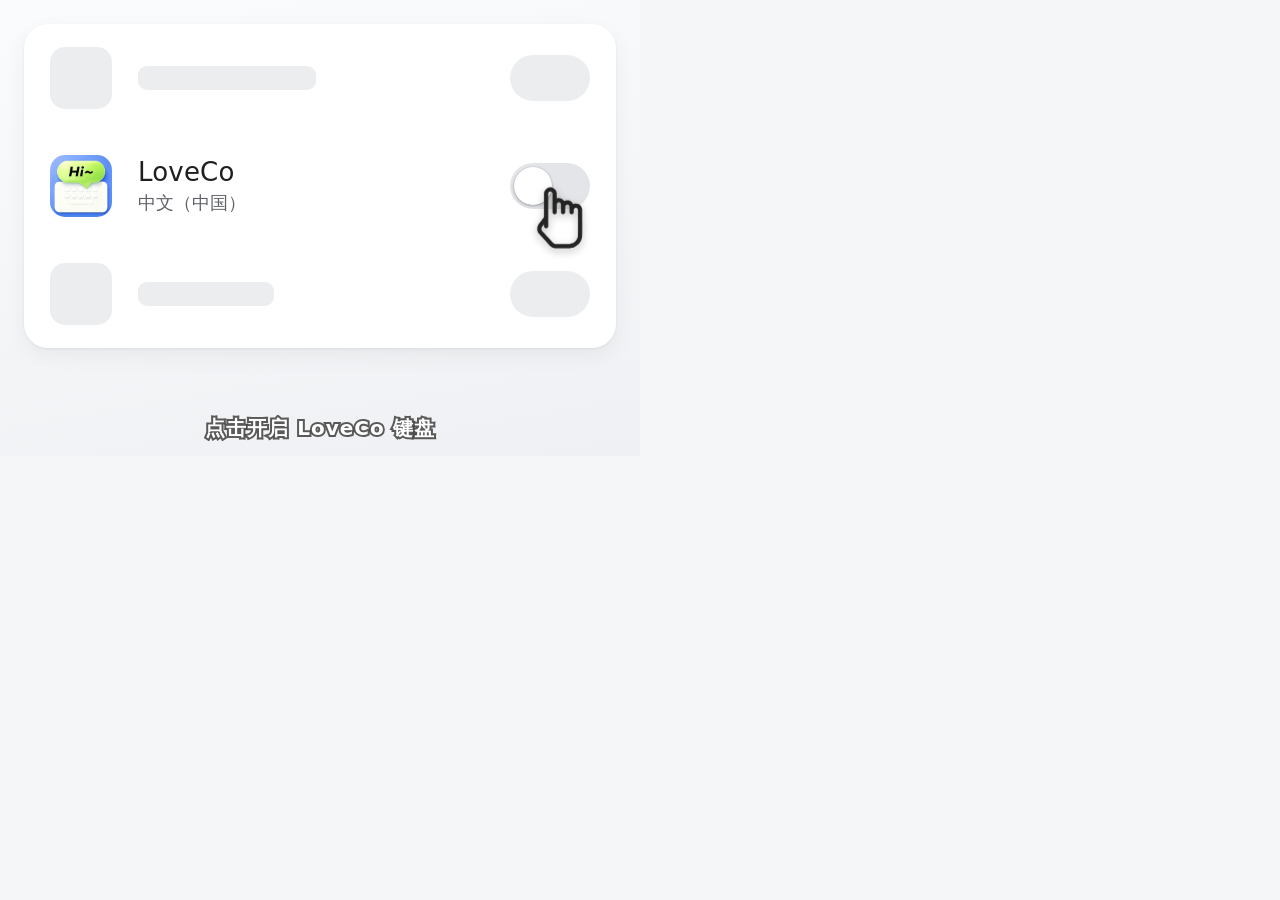
<file: generate-video/index-android.html>
<!DOCTYPE html>
<html lang="zh-CN">
<head>
<meta charset="utf-8">
<title>LoveCo 安卓键盘 · HTML 版</title>
<style>
  :root{
    --w: 640px;
    --h: 456px;
    --ink: #1f1f1f;          /* Android 列表主文字 */
    --muted: #5f6368;        /* 副标题 / 说明灰 */
    --skel: #ebedef;         /* 骨架块 */
    --sw-off: #e3e5e8;       /* 关闭态开关轨道（M2 风格：灰轨 + 白点） */
    --sw-on: #3782ff;        /* 开启态开关（从参考图取的真实像素中位数） */
  }
  *{ margin:0; padding:0; box-sizing:border-box; }
  html,body{ width:var(--w); height:var(--h); overflow:hidden; background:#f5f6f7; }
  body{
    font-family:"PingFang SC","Hiragino Sans GB","Microsoft YaHei",system-ui,sans-serif;
    -webkit-font-smoothing:antialiased;
  }
  #stage{ position:relative; width:var(--w); height:var(--h);
    background:linear-gradient(170deg,#fafbfc 0%,#f5f6f8 52%,#eef0f3 100%);
    overflow:hidden; }

  /* ---------- Android 设置列表卡片 ----------
     行之间不画分隔线（Material 3 的列表本来就没有），靠行高和留白分组 */
  #card{ position:absolute; left:24px; top:24px; width:592px; height:324px;
    background:#fff; border-radius:24px;
    box-shadow:0 1px 3px rgba(0,0,0,.06), 0 8px 22px rgba(0,0,0,.05); }

  .row{ position:relative; height:108px; display:flex; align-items:center; padding:0 26px; }

  /* 图标位：真图标是 LoveCo 的位图；骨架行是同尺寸的灰圆角块 */
  .icon{ width:62px; height:62px; border-radius:15px; flex:none; margin-right:26px;
    display:block; overflow:hidden; }
  .icon.sk{ background:var(--skel); }
  .icon img{ width:100%; height:100%; display:block; }

  .label{ font-size:26px; font-weight:500; color:var(--ink); letter-spacing:.2px; line-height:1.12; }
  .sub{ font-size:18px; color:var(--muted); margin-top:6px; line-height:1.12; }

  /* 骨架文字条：两条宽度不同，看起来才像"内容还在加载"而不是复制粘贴 */
  .skbar{ height:24px; border-radius:9px; background:var(--skel); }

  /* ---------- Android 开关（灰轨 + 白点；打开时蓝底从左往右长出来） ---------- */
  .toggle{ margin-left:auto; width:80px; height:46px; border-radius:23px; position:relative; flex:none; }
  .toggle .track{ position:absolute; inset:0; border-radius:23px; background:var(--sw-off); }
  .toggle .fill{ position:absolute; left:0; top:0; bottom:0; width:0; border-radius:23px;
    background:var(--sw-on); }
  .toggle .knob{ position:absolute; top:4px; left:4px; width:38px; height:38px; border-radius:50%;
    background:#fff; box-shadow:0 1px 3px rgba(0,0,0,.3), 0 0 1px rgba(0,0,0,.16); }
  .toggle.sk{ background:var(--skel); }

  /* ---------- 光标（与另外两支片同一只手，路径由参考图矢量化而来） ---------- */
  #cursor{ position:absolute; left:0; top:0; width:68px; height:68px;
    transform-origin:25.5px 3.6px; z-index:20; will-change:transform; }
  #cursor svg{ width:100%; height:100%; display:block;
    filter:drop-shadow(0 3px 4px rgba(0,0,0,.28)); }

  #ripple{ position:absolute; width:76px; height:76px; margin:-38px 0 0 -38px; border-radius:50%;
    background:rgba(55,130,255,.22); z-index:19; }

  /* 对勾落在卡片下方的留白里 —— 列表是主角，收尾别盖住它 */
  #done{ position:absolute; left:320px; top:400px; width:82px; height:82px; margin:-41px 0 0 -41px;
    border-radius:50%; background:#00911b; display:flex; align-items:center; justify-content:center;
    z-index:15; }
  #done svg{ width:45px; height:45px; }

  #subtitle{
    position:absolute; left:0; right:0; bottom:14px; text-align:center;
    font-size:20px; font-weight:600; letter-spacing:1px; color:#fff;
    -webkit-text-stroke:4px rgba(72,72,72,.9);
    paint-order:stroke fill;
    z-index:30;
  }
</style>
</head>
<body>
<div id="stage">

  <div id="card">

    <!-- 第 1 行：骨架 -->
    <div class="row">
      <div class="icon sk"></div>
      <div class="skbar" style="width:178px"></div>
      <div class="toggle sk"></div>
    </div>

    <!-- 第 2 行：LoveCo（唯一的真 item） -->
    <div class="row" id="rowLoveCo">
      <div class="icon"><img src="assets/loveco-icon.png" alt="LoveCo"></div>
      <div>
        <div class="label">LoveCo</div>
        <div class="sub">中文（中国）</div>
      </div>
      <div class="toggle" id="tgOn">
        <div class="track"></div>
        <div class="fill"></div>
        <div class="knob"></div>
      </div>
    </div>

    <!-- 第 3 行：骨架 -->
    <div class="row">
      <div class="icon sk"></div>
      <div class="skbar" style="width:136px"></div>
      <div class="toggle sk"></div>
    </div>

  </div>

  <div id="ripple"></div>

  <div id="done">
    <svg viewBox="0 0 24 24" fill="none"><path d="M4 12.5l5 5L20 6.5"
      stroke="#fff" stroke-width="3.6" stroke-linecap="round" stroke-linejoin="round"/></svg>
  </div>

  <div id="cursor">
    <svg viewBox="0 0 512 512" fill="none">
      <path fill="#242424" fill-rule="evenodd" d="M225.9 485C224.6 484.9 222.4 484.6 221 484.3C218.7 483.8 217.2 483.4 213 482.1C209.8 481.2 203.6 478.1 200.4 476C200.1 475.8 199.4 475.3 198.8 474.9C195.1 472.5 190.7 468.4 185.1 462.2C183.4 460.3 179.4 455.9 178.5 455C176.8 453.2 175.4 451.6 173.1 449.1C171.7 447.6 170.5 446.2 170.2 446C170 445.8 168.8 444.4 167.5 443C166.2 441.6 165 440.2 164.8 440C164.5 439.8 163.3 438.4 162 437C160.7 435.6 159.5 434.2 159.2 434C159 433.8 157.8 432.4 156.5 431C153.6 427.8 153.6 427.9 152.1 426.2C151.4 425.5 149.8 423.7 148.5 422.3C147.2 420.8 145.8 419.4 145.5 419C143.8 417.2 142.4 415.6 140.1 413.1C138.7 411.6 137.5 410.2 137.2 410C136.8 409.5 134.1 406.6 132.6 405C132.1 404.4 130.5 402.6 129.1 401.1C127.7 399.6 126.5 398.2 126.2 398C126 397.8 124.8 396.4 123.5 395C122.2 393.6 121 392.2 120.8 392C118.8 389.9 117.5 388.5 115.5 386.3C114.2 384.8 112.8 383.4 112.5 383C102.9 372.8 99.1 366.9 95.7 357C91.6 345.1 92 327.8 96.6 317.6C96.8 317.2 97 316.7 97 316.6C97 316.1 100.1 310 101.3 308C103 305.3 103.9 304.1 124.3 276.9L143.9 250.9L144 160L144.1 69.1L144.7 66.5C145.4 62.9 146.1 60.4 146.9 58.4C147.3 57.4 147.7 56.2 147.9 55.8C148.3 54.7 149.9 51.4 150.6 50.4C153.7 45.5 156.4 42.2 160.5 38.6C173.5 27 192.2 23.6 209.1 29.8C217.9 33.1 227 40.4 232.1 48.4C232.6 49.2 233.3 50.2 233.5 50.5C233.9 51.2 235.7 54.7 236.2 55.9C239.8 65.2 239.8 65.1 240 89.5C240.1 112.6 239.9 110.5 242.3 109.5C260 102.9 283.8 111.4 295.1 128.4C296.5 130.6 296.3 130.5 299.1 129.1C300.4 128.5 302.1 127.8 302.9 127.5C303.7 127.2 304.9 126.7 305.5 126.5C306.2 126.2 306.9 126 307.1 126C307.3 126 308.3 125.8 309.3 125.5C317.2 123.4 327.6 124 335.6 126.9C338.9 128.1 339.2 128.2 340.4 128.8C350.1 133.7 357.2 140.7 362.1 150.3C363.5 153.2 363.7 153.3 365.1 152.6C366.3 152 366.9 151.8 370.1 150.8C380.7 147.5 394.4 148.2 402.8 152.5C403.3 152.8 403.8 153 404 153C404.3 153 409.2 155.8 410.4 156.6C415.3 160 420 164.8 422.9 169.2C423.5 170.3 424.3 171.4 424.5 171.8C426.5 174.7 429.2 181.8 430.3 186.6C432 193.9 431.9 184.6 431.9 293C431.9 400.3 432 392.7 430.5 400.9C429.6 406 429 408.1 427.5 413.4C422.3 430.5 410.9 448.5 397.6 460C396.8 460.7 395.8 461.6 395.4 462C392.9 464.1 385.9 469.2 382.8 471C377.7 473.9 373.5 476.1 370.1 477.4C366.9 478.7 366.3 479 365 479.4C361.8 480.6 357.3 482 356.7 482C356.5 482 355.6 482.2 354.7 482.5C352.9 483 348.4 483.9 345.4 484.3C344.3 484.4 342.7 484.7 341.9 484.8C340.1 485.1 229.4 485.3 225.9 485ZM337.3 453C342.9 452.6 352 450.5 356.1 448.6C356.5 448.4 357.7 447.9 358.6 447.5C360.9 446.5 364.9 444.5 366.6 443.4C368.8 442 369.6 441.4 372.4 439.4C378.2 435 385.8 426.7 389.1 421C391.6 416.7 393.1 413.9 394.5 410.6C396.6 405.9 398.4 399.1 399.4 392.8C399.9 390 399.9 385 399.9 293.2L399.9 196.6L399.3 194.4C394.7 175.7 373.2 175.8 368.6 194.5C368.2 196.1 368.1 197.9 368 206.6C367.8 216.1 367.8 217 367.3 218.2C361.8 233.1 342.3 233.1 336.7 218.2C336.2 216.9 336.1 216.3 336 194.4C335.8 168.4 335.9 169.5 333.3 164.4C327.7 153.5 312.3 153.5 306.7 164.4C304.1 169.5 304.2 168.4 304 194.4C303.8 219.4 304 217.3 302.2 220.9C295.8 233.4 277.8 231.8 272.7 218.2C272.2 216.9 272.1 216.5 272 186C271.8 152.1 271.9 154 270.4 149.9C265.3 136 246.7 136 241.6 149.9C240.1 154 240.2 152.1 240 186C239.9 216.6 239.8 216.9 239.3 218.2C233.6 233.2 214.4 233.2 208.7 218.2L208.1 216.9L208 144.1L207.9 71.4L207.3 69.9C201.7 54.9 182.3 54.9 176.7 69.9L176.1 71.4L176 197.2L175.9 323.1L175.3 324.7C170 339.7 149.9 339.7 144.7 324.7C144.2 323.2 144.1 322.5 144 314C143.9 304 143.9 304 142.4 306.1C141.6 307.3 130.8 321.7 129.5 323.3C124.3 329.8 123.3 341.4 127.2 349.8C128.9 353.5 129.8 354.6 139.3 364.9C140 365.7 142 367.8 143.6 369.6C145.3 371.4 147.1 373.4 147.6 374C148.2 374.6 149 375.5 149.4 375.9C149.7 376.3 151.1 377.7 152.3 379.1C153.6 380.5 155.3 382.3 156.1 383.2C156.9 384.1 158.1 385.4 158.6 386C159.2 386.6 160 387.5 160.4 387.9C160.7 388.3 162.1 389.7 163.3 391.1C164.6 392.5 166.3 394.3 167.1 395.2C168.8 397.1 170.1 398.5 172.2 400.8C173 401.6 175 403.8 176.6 405.6C179.7 408.9 180.5 409.9 183.2 412.8C184 413.6 186 415.8 187.6 417.6C189.3 419.4 191.1 421.4 191.6 422C192.2 422.6 193 423.5 193.4 423.9C193.7 424.3 195.1 425.7 196.3 427.1C197.6 428.5 199.3 430.3 200.1 431.2C200.9 432.1 202.1 433.4 202.6 434C203.2 434.6 204 435.5 204.4 435.9C205.2 436.8 209.1 441.1 211 443.1C214.4 446.8 216.6 448.6 219.9 450.3C221.4 451.2 223.4 452 223.7 452C223.9 452 224.5 452.2 225.1 452.4C225.8 452.6 227 452.9 227.8 453C230 453.3 333.7 453.3 337.3 453Z"/>
    </svg>
  </div>

  <div id="subtitle"></div>
</div>

<script>
/* =======================================================================
   时间轴定义 —— 改文案只动 script 数组；改时长只动 duration
   所有时间单位：秒
   ======================================================================= */
const TIMELINE = {
  width: 640,
  height: 456,
  fps: 30,
  duration: 4.0,
  script: [
    { from: 0.00, to: 2.55, text: "点击开启 LoveCo 键盘" },
  ],
  // 关键事件（与配音时间轴对齐）
  events: {
    tapToggle: 1.65,   // 点 LoveCo 那一行的开关
    toggleOn:  1.78,   // 开关开始变蓝（填充 0.22s 长满）
    cursorOut: 2.30,   // 光标淡出（抬指离场）
    doneIn:    2.65,   // 对勾弹出
    doneFull:  3.00,
  },
  /* 光标热点（相对 #cursor 左上角）：指尖触碰点，transform-origin 与此一致 */
  hotspot: [25.5, 3.6],
  /* 所有"手指按下"的时刻，给 probe-cursor.mjs 量点击命中用 */
  taps: [1.65],
  /* 光标轨迹关键帧：[时刻, 目标]
     目标可以是绝对坐标 {x,y}，也可以是元素锚点 {el, fx, fy}（fx/fy 是该元素包围盒内的比例位置）。
     锚点每帧实时求解 —— 布局怎么动，指尖都跟着目标走，不脱靶。
     相邻关键帧目标相同 = 原地停顿（点击发生在静止之后，观感更稳）。 */
  cursor: [
    [0.00, { x: 596, y: 356 }],              // 从卡片右下角外升起（起点别落在骨架开关上，不然像"本来就在那"）
    [1.45, { el: '#tgOn', fx: 0.5, fy: 0.5 }],  // 移到 LoveCo 行的开关
    [1.65, { el: '#tgOn', fx: 0.5, fy: 0.5 }],  // 停顿（1.65 点击）
  ],
};

const $ = (s) => document.querySelector(s);
const clamp01 = (v) => Math.min(1, Math.max(0, v));
const ease = (t) => t < .5 ? 2*t*t : 1-Math.pow(-2*t+2,2)/2;      // easeInOutQuad
// smootherstep：起点/终点的速度和加速度都为 0 —— 段落之间没有“顿一下”的硬转折
const smoother = (t) => t*t*t*(t*(6*t-15)+10);
const backOut = (t) => 1 + 2.2*Math.pow(t-1,3) + 1.2*Math.pow(t-1,2);
const lerp = (a,b,p) => a + (b-a)*p;

/* 把锚点解析成舞台坐标（getBoundingClientRect 会算上父级 transform） */
function resolveTarget(a){
  if (a.el){
    const r = $(a.el).getBoundingClientRect();
    return [r.left + r.width*a.fx, r.top + r.height*a.fy];
  }
  return [a.x, a.y];
}

function sampleCursor(t){
  const k = TIMELINE.cursor;
  if (t <= k[0][0]) return resolveTarget(k[0][1]);
  for (let i=1;i<k.length;i++){
    if (t <= k[i][0]){
      const [t0,a0] = k[i-1], [t1,a1] = k[i];
      const [x0,y0] = resolveTarget(a0), [x1,y1] = resolveTarget(a1);
      const p = t1===t0 ? 1 : smoother(clamp01((t-t0)/(t1-t0)));
      return [lerp(x0,x1,p), lerp(y0,y1,p)];
    }
  }
  return resolveTarget(k[k.length-1][1]);
}

/* 核心：给定时刻 t，把画面渲染成该时刻应有的样子（纯函数，无动画状态） */
window.__seek = function(t){
  const E = TIMELINE.events;

  /* --- 字幕（单句：整支片子就一句话，末尾 0.22s 淡出给对勾让位） --- */
  const seg = TIMELINE.script.find(s => t >= s.from && t < s.to);
  const sub = $('#subtitle');
  sub.textContent = seg ? seg.text : '';
  sub.style.opacity = seg
    ? (clamp01((t - seg.from)/0.18) * clamp01((seg.to - t)/0.22)).toFixed(4)
    : 0;

  /* --- 开关：蓝底从左往右长满 + 白点滑过去（Material 开关就是这个动画） --- */
  const p = ease(clamp01((t - E.toggleOn)/0.22));
  $('#tgOn .fill').style.width = (p*100).toFixed(2) + '%';
  $('#tgOn .knob').style.left  = (4 + 34*p).toFixed(2) + 'px';

  /* --- 点击波纹（圆心直接读目标元素，布局怎么动都不会偏） --- */
  const RIPPLE_DUR = 0.42;
  const rp = $('#ripple');
  if (t >= E.tapToggle && t < E.tapToggle + RIPPLE_DUR){
    const [rx, ry] = resolveTarget({ el:'#tgOn', fx:0.5, fy:0.5 });
    const q = clamp01((t - E.tapToggle)/RIPPLE_DUR);
    rp.style.display = 'block';
    rp.style.left = rx + 'px';
    rp.style.top  = ry + 'px';
    rp.style.opacity = ((1-q) * 0.9).toFixed(4);
    rp.style.transform = `scale(${lerp(0.35,1.25,q)})`;
  } else rp.style.display = 'none';

  /* --- 光标 --- */
  const [cx, cy] = sampleCursor(t);
  const cout = clamp01((t - E.cursorOut)/0.30);
  const cur = $('#cursor');
  // translate3d + 小数坐标：走合成层，避免取整导致的逐帧抖动
  cur.style.transform = `translate3d(${(cx - TIMELINE.hotspot[0]).toFixed(3)}px, ${(cy - TIMELINE.hotspot[1]).toFixed(3)}px, 0)`;
  cur.style.opacity = (1 - cout).toFixed(4);
  // 点击瞬间轻微下压
  let press = 0;
  if (t >= E.tapToggle && t < E.tapToggle + 0.14) press = 1 - (t - E.tapToggle)/0.14;
  cur.style.transform += ` scale(${1 - press*0.12})`;

  /* --- 完成对勾 --- */
  const d = clamp01((t - E.doneIn)/(E.doneFull - E.doneIn));
  const done = $('#done');
  if (t < E.doneIn){ done.style.display = 'none'; }
  else {
    done.style.display = 'flex';
    done.style.opacity = clamp01(d*2.2);
    done.style.transform = `scale(${backOut(d)})`;
  }
};

/* 浏览器里直接打开时可实时预览；
   带 ?render=1 进入渲染模式（不跑实时动画，只用 __seek 定位）；
   带 ?t=1.23 直接定位到某一时刻（可配合 Chrome --headless --screenshot 使用） */
window.addEventListener('load', ()=>{
  document.fonts.ready.then(()=>{
    const q = new URLSearchParams(location.search);
    if (q.has('t')) { window.__seek(parseFloat(q.get('t'))); return; }
    if (window.__renderMode || q.has('render')) return;
    const start = performance.now();
    (function loop(){
      const t = ((performance.now() - start)/1000) % TIMELINE.duration;
      window.__seek(t);
      requestAnimationFrame(loop);
    })();
  });
});
</script>
</body>
</html>
</file>
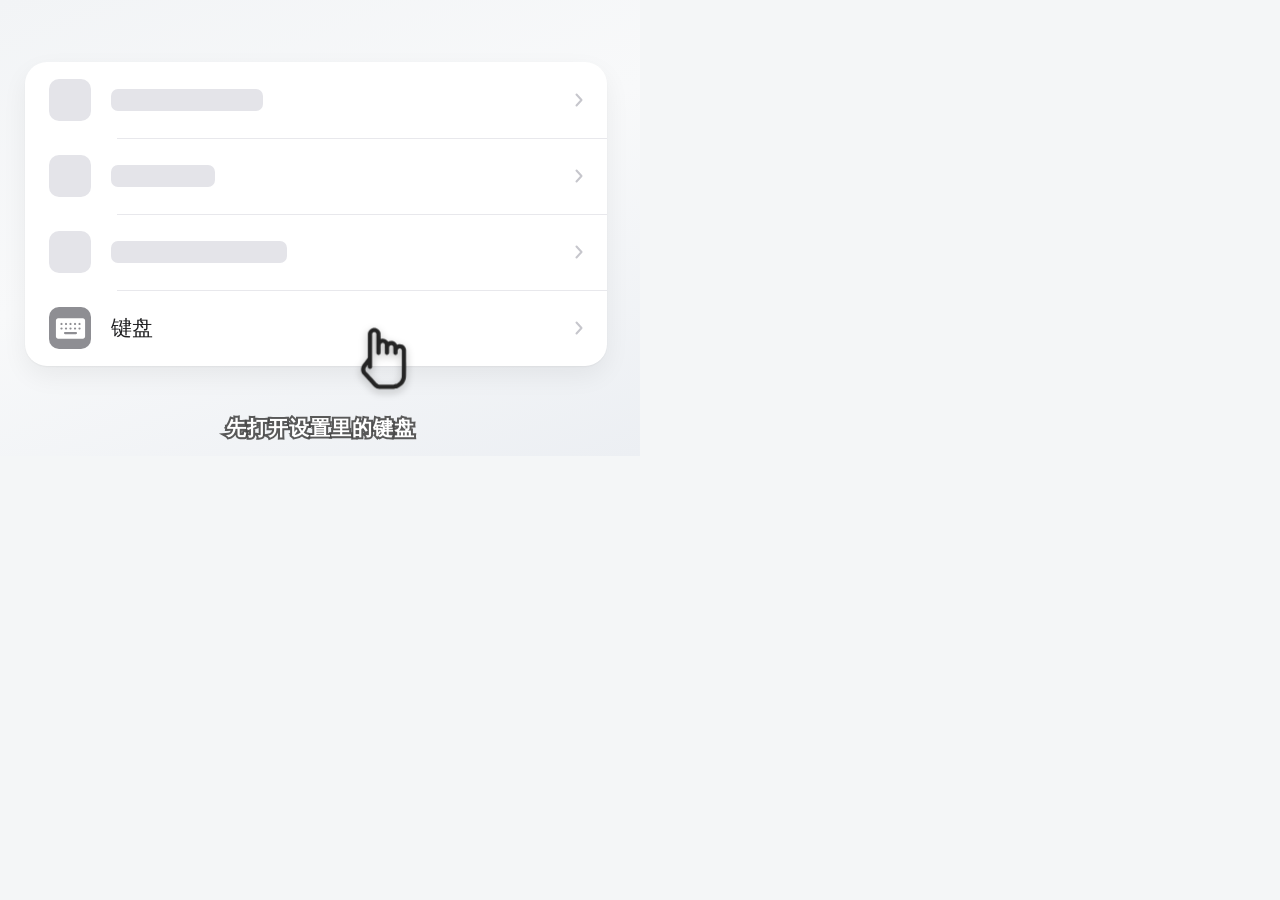
<file: generate-video/index-ios.html>
<!DOCTYPE html>
<html lang="zh-CN">
<head>
<meta charset="utf-8">
<title>LoveCo iOS 键盘 · HTML 版</title>
<style>
  :root{
    --w: 640px;
    --h: 456px;
    --card: #ffffff;
    --ink: #1f1f21;
    --muted: #8e8e93;
    --skel: #e4e4e9;
    --sep: #e8e8ec;
    --chev: #c6c6cc;
    --blue: #0a6cf5;
    --sw-on: #34c759;
    --sw-off: #e9e9ea;
  }
  *{ margin:0; padding:0; box-sizing:border-box; }
  html,body{ width:var(--w); height:var(--h); overflow:hidden; background:#f4f6f7; }
  body{
    font-family:"PingFang SC","Hiragino Sans GB","Microsoft YaHei",system-ui,sans-serif;
    -webkit-font-smoothing:antialiased;
  }
  /* 亮色模式的设置页底：比纯白灰一点，卡片才浮得起来 */
  #stage{ position:relative; width:var(--w); height:var(--h);
    background:linear-gradient(160deg,#f2f4f6 0%,#f8f9fa 46%,#eceff3 100%);
    overflow:hidden; }

  #screens{ position:absolute; inset:0; }
  #screenA,#screenB{ position:absolute; inset:0; will-change:transform; }

  /* ---------- 分组卡片 ---------- */
  .card{ position:absolute; left:25px; width:582px; background:var(--card);
    border-radius:22px; overflow:hidden;
    box-shadow:0 1px 2px rgba(0,0,0,.05), 0 10px 26px rgba(0,0,0,.06); }
  #cardA{ top:62px; height:304px; }        /* 4 行 x 76px */
  #cardB{ top:62px; height:76px; }

  .row{ position:relative; height:76px; display:flex; align-items:center; padding:0 24px; }
  .row + .row::before{
    content:''; position:absolute; left:92px; right:0; top:0; height:1px; background:var(--sep);
  }
  .label{ font-size:21px; font-weight:500; color:var(--ink); letter-spacing:.2px; }

  /* 图标位：真·图标是灰底 + 白色键盘；骨架行是同尺寸的灰块 */
  .appicon{ width:42px; height:42px; border-radius:10px; flex:none; margin-right:20px;
    display:flex; align-items:center; justify-content:center; }
  .appicon.sk{ background:var(--skel); }
  .appicon.kb{ background:#8e8e93; }
  .appicon.kb svg{ width:35px; height:35px; display:block; }

  /* 骨架文字条：三条宽度不同，看起来才像"内容还没加载出来"而不是复制粘贴 */
  .skbar{ height:22px; border-radius:7px; background:var(--skel); }

  .trail{ margin-left:auto; display:flex; align-items:center; }
  .chev{ width:8px; height:14px; display:block; flex:none; }

  /* ---------- iOS 开关 ---------- */
  .toggle{ margin-left:auto; width:60px; height:35px; border-radius:18px;
    background:var(--sw-off); position:relative; flex:none; }
  .toggle .knob{ position:absolute; top:2px; left:2px; width:31px; height:31px; border-radius:50%;
    background:#fff; box-shadow:0 1px 3px rgba(0,0,0,.2), 0 0 0 .5px rgba(0,0,0,.04); }

  /* ---------- 第二幕：「允许完全访问」（开关打开后从 0 高度展开） ---------- */
  /* 与上一组的间距 = iOS 的分组间隔，别和行内分隔线搞混 */
  #cardFull{ top: 168px; height:0; opacity:0; }

  /* ---------- 光标（与 index.html 同一只手，路径由参考图矢量化而来） ---------- */
  #cursor{ position:absolute; left:0; top:0; width:68px; height:68px;
    transform-origin:25.5px 3.6px; z-index:20; will-change:transform; }
  #cursor svg{ width:100%; height:100%; display:block;
    filter:drop-shadow(0 3px 4px rgba(0,0,0,.28)); }

  #ripple{ position:absolute; width:76px; height:76px; margin:-38px 0 0 -38px; border-radius:50%;
    background:rgba(10,108,245,.20); z-index:19; }

  /* 对勾压在卡片下方的留白里 —— 设置页的每条内容是主角，收尾别盖住它 */
  #done{ position:absolute; left:320px; top:330px; width:92px; height:92px; margin:-46px 0 0 -46px;
    border-radius:50%; background:#00911b; display:flex; align-items:center; justify-content:center;
    z-index:15; }
  #done svg{ width:50px; height:50px; }

  #subtitle{
    position:absolute; left:0; right:0; bottom:14px; text-align:center;
    font-size:20px; font-weight:600; letter-spacing:1px; color:#fff;
    -webkit-text-stroke:4px rgba(72,72,72,.9);
    paint-order:stroke fill;
    z-index:30;
  }
</style>
</head>
<body>
<div id="stage">

  <div id="screens">

    <!-- ============ 第一幕：设置列表（前三行骨架，末行「键盘」） ============ -->
    <div id="screenA">
      <div class="card" id="cardA">
        <div class="row">
          <div class="appicon sk"></div>
          <div class="skbar" style="width:152px"></div>
          <div class="trail">
            <svg class="chev" viewBox="0 0 8 14" fill="none"><path d="M1.5 1.5l5 5.5-5 5.5" stroke="#c6c6cc" stroke-width="2" stroke-linecap="round" stroke-linejoin="round"/></svg>
          </div>
        </div>
        <div class="row">
          <div class="appicon sk"></div>
          <div class="skbar" style="width:104px"></div>
          <div class="trail">
            <svg class="chev" viewBox="0 0 8 14" fill="none"><path d="M1.5 1.5l5 5.5-5 5.5" stroke="#c6c6cc" stroke-width="2" stroke-linecap="round" stroke-linejoin="round"/></svg>
          </div>
        </div>
        <div class="row">
          <div class="appicon sk"></div>
          <div class="skbar" style="width:176px"></div>
          <div class="trail">
            <svg class="chev" viewBox="0 0 8 14" fill="none"><path d="M1.5 1.5l5 5.5-5 5.5" stroke="#c6c6cc" stroke-width="2" stroke-linecap="round" stroke-linejoin="round"/></svg>
          </div>
        </div>
        <div class="row" id="rowKey">
          <div class="appicon kb">
            <!-- 实心键盘：白色键体 + 镂空键帽（material-symbols keyboard-fill，viewBox 0 -960 960 960） -->
            <svg viewBox="0 -960 960 960" fill="none"><path fill="#ffffff" d="M140-200q-24 0-42-18.5T80-260v-440q0-24 18-42t42-18h680q24 0 42 18t18 42v440q0 23-18 41.5T820-200H140Zm190-125h300q12.75 0 21.38-8.68 8.62-8.67 8.62-21.5 0-12.82-8.62-21.32-8.63-8.5-21.38-8.5H330q-12.75 0-21.37 8.68-8.63 8.67-8.63 21.5 0 12.82 8.63 21.32 8.62 8.5 21.37 8.5Zm-75.5-258.68q8.5-8.67 8.5-21.5 0-12.82-8.68-21.32-8.67-8.5-21.5-8.5-12.82 0-21.32 8.68-8.5 8.67-8.5 21.5 0 12.82 8.68 21.32 8.67 8.5 21.5 8.5 12.82 0 21.32-8.68Zm124 0q8.5-8.67 8.5-21.5 0-12.82-8.68-21.32-8.67-8.5-21.5-8.5-12.82 0-21.32 8.68-8.5 8.67-8.5 21.5 0 12.82 8.68 21.32 8.67 8.5 21.5 8.5 12.82 0 21.32-8.68Zm123 0q8.5-8.67 8.5-21.5 0-12.82-8.68-21.32-8.67-8.5-21.5-8.5-12.82 0-21.32 8.68-8.5 8.67-8.5 21.5 0 12.82 8.68 21.32 8.67 8.5 21.5 8.5 12.82 0 21.32-8.68Zm124 0q8.5-8.67 8.5-21.5 0-12.82-8.68-21.32-8.67-8.5-21.5-8.5-12.82 0-21.32 8.68-8.5 8.67-8.5 21.5 0 12.82 8.68 21.32 8.67 8.5 21.5 8.5 12.82 0 21.32-8.68Zm123 0q8.5-8.67 8.5-21.5 0-12.82-8.68-21.32-8.67-8.5-21.5-8.5-12.82 0-21.32 8.68-8.5 8.67-8.5 21.5 0 12.82 8.68 21.32 8.67 8.5 21.5 8.5 12.82 0 21.32-8.68Zm-494 125q8.5-8.67 8.5-21.5 0-12.82-8.68-21.32-8.67-8.5-21.5-8.5-12.82 0-21.32 8.68-8.5 8.67-8.5 21.5 0 12.82 8.68 21.32 8.67 8.5 21.5 8.5 12.82 0 21.32-8.68Zm124 0q8.5-8.67 8.5-21.5 0-12.82-8.68-21.32-8.67-8.5-21.5-8.5-12.82 0-21.32 8.68-8.5 8.67-8.5 21.5 0 12.82 8.68 21.32 8.67 8.5 21.5 8.5 12.82 0 21.32-8.68Zm123 0q8.5-8.67 8.5-21.5 0-12.82-8.68-21.32-8.67-8.5-21.5-8.5-12.82 0-21.32 8.68-8.5 8.67-8.5 21.5 0 12.82 8.68 21.32 8.67 8.5 21.5 8.5 12.82 0 21.32-8.68Zm124 0q8.5-8.67 8.5-21.5 0-12.82-8.68-21.32-8.67-8.5-21.5-8.5-12.82 0-21.32 8.68-8.5 8.67-8.5 21.5 0 12.82 8.68 21.32 8.67 8.5 21.5 8.5 12.82 0 21.32-8.68Zm123 0q8.5-8.67 8.5-21.5 0-12.82-8.68-21.32-8.67-8.5-21.5-8.5-12.82 0-21.32 8.68-8.5 8.67-8.5 21.5 0 12.82 8.68 21.32 8.67 8.5 21.5 8.5 12.82 0 21.32-8.68Z"/></svg>
          </div>
          <div class="label">键盘</div>
          <div class="trail">
            <svg class="chev" viewBox="0 0 8 14" fill="none"><path d="M1.5 1.5l5 5.5-5 5.5" stroke="#c6c6cc" stroke-width="2" stroke-linecap="round" stroke-linejoin="round"/></svg>
          </div>
        </div>
      </div>
    </div>

    <!-- ============ 第二幕：LoveCo 键盘 设置页 ============ -->
    <div id="screenB">
      <div class="card" id="cardB">
        <div class="row">
          <div class="label">LoveCo 键盘</div>
          <div class="toggle" id="tgKb"><div class="knob"></div></div>
        </div>
      </div>

      <div class="card" id="cardFull">
        <div class="row">
          <div class="label">允许完全访问</div>
          <div class="toggle" id="tgFull"><div class="knob"></div></div>
        </div>
      </div>
    </div>

  </div>

  <div id="ripple"></div>

  <div id="done">
    <svg viewBox="0 0 24 24" fill="none"><path d="M4 12.5l5 5L20 6.5"
      stroke="#fff" stroke-width="3.6" stroke-linecap="round" stroke-linejoin="round"/></svg>
  </div>

  <div id="cursor">
    <svg viewBox="0 0 512 512" fill="none">
      <path fill="#242424" fill-rule="evenodd" d="M225.9 485C224.6 484.9 222.4 484.6 221 484.3C218.7 483.8 217.2 483.4 213 482.1C209.8 481.2 203.6 478.1 200.4 476C200.1 475.8 199.4 475.3 198.8 474.9C195.1 472.5 190.7 468.4 185.1 462.2C183.4 460.3 179.4 455.9 178.5 455C176.8 453.2 175.4 451.6 173.1 449.1C171.7 447.6 170.5 446.2 170.2 446C170 445.8 168.8 444.4 167.5 443C166.2 441.6 165 440.2 164.8 440C164.5 439.8 163.3 438.4 162 437C160.7 435.6 159.5 434.2 159.2 434C159 433.8 157.8 432.4 156.5 431C153.6 427.8 153.6 427.9 152.1 426.2C151.4 425.5 149.8 423.7 148.5 422.3C147.2 420.8 145.8 419.4 145.5 419C143.8 417.2 142.4 415.6 140.1 413.1C138.7 411.6 137.5 410.2 137.2 410C136.8 409.5 134.1 406.6 132.6 405C132.1 404.4 130.5 402.6 129.1 401.1C127.7 399.6 126.5 398.2 126.2 398C126 397.8 124.8 396.4 123.5 395C122.2 393.6 121 392.2 120.8 392C118.8 389.9 117.5 388.5 115.5 386.3C114.2 384.8 112.8 383.4 112.5 383C102.9 372.8 99.1 366.9 95.7 357C91.6 345.1 92 327.8 96.6 317.6C96.8 317.2 97 316.7 97 316.6C97 316.1 100.1 310 101.3 308C103 305.3 103.9 304.1 124.3 276.9L143.9 250.9L144 160L144.1 69.1L144.7 66.5C145.4 62.9 146.1 60.4 146.9 58.4C147.3 57.4 147.7 56.2 147.9 55.8C148.3 54.7 149.9 51.4 150.6 50.4C153.7 45.5 156.4 42.2 160.5 38.6C173.5 27 192.2 23.6 209.1 29.8C217.9 33.1 227 40.4 232.1 48.4C232.6 49.2 233.3 50.2 233.5 50.5C233.9 51.2 235.7 54.7 236.2 55.9C239.8 65.2 239.8 65.1 240 89.5C240.1 112.6 239.9 110.5 242.3 109.5C260 102.9 283.8 111.4 295.1 128.4C296.5 130.6 296.3 130.5 299.1 129.1C300.4 128.5 302.1 127.8 302.9 127.5C303.7 127.2 304.9 126.7 305.5 126.5C306.2 126.2 306.9 126 307.1 126C307.3 126 308.3 125.8 309.3 125.5C317.2 123.4 327.6 124 335.6 126.9C338.9 128.1 339.2 128.2 340.4 128.8C350.1 133.7 357.2 140.7 362.1 150.3C363.5 153.2 363.7 153.3 365.1 152.6C366.3 152 366.9 151.8 370.1 150.8C380.7 147.5 394.4 148.2 402.8 152.5C403.3 152.8 403.8 153 404 153C404.3 153 409.2 155.8 410.4 156.6C415.3 160 420 164.8 422.9 169.2C423.5 170.3 424.3 171.4 424.5 171.8C426.5 174.7 429.2 181.8 430.3 186.6C432 193.9 431.9 184.6 431.9 293C431.9 400.3 432 392.7 430.5 400.9C429.6 406 429 408.1 427.5 413.4C422.3 430.5 410.9 448.5 397.6 460C396.8 460.7 395.8 461.6 395.4 462C392.9 464.1 385.9 469.2 382.8 471C377.7 473.9 373.5 476.1 370.1 477.4C366.9 478.7 366.3 479 365 479.4C361.8 480.6 357.3 482 356.7 482C356.5 482 355.6 482.2 354.7 482.5C352.9 483 348.4 483.9 345.4 484.3C344.3 484.4 342.7 484.7 341.9 484.8C340.1 485.1 229.4 485.3 225.9 485ZM337.3 453C342.9 452.6 352 450.5 356.1 448.6C356.5 448.4 357.7 447.9 358.6 447.5C360.9 446.5 364.9 444.5 366.6 443.4C368.8 442 369.6 441.4 372.4 439.4C378.2 435 385.8 426.7 389.1 421C391.6 416.7 393.1 413.9 394.5 410.6C396.6 405.9 398.4 399.1 399.4 392.8C399.9 390 399.9 385 399.9 293.2L399.9 196.6L399.3 194.4C394.7 175.7 373.2 175.8 368.6 194.5C368.2 196.1 368.1 197.9 368 206.6C367.8 216.1 367.8 217 367.3 218.2C361.8 233.1 342.3 233.1 336.7 218.2C336.2 216.9 336.1 216.3 336 194.4C335.8 168.4 335.9 169.5 333.3 164.4C327.7 153.5 312.3 153.5 306.7 164.4C304.1 169.5 304.2 168.4 304 194.4C303.8 219.4 304 217.3 302.2 220.9C295.8 233.4 277.8 231.8 272.7 218.2C272.2 216.9 272.1 216.5 272 186C271.8 152.1 271.9 154 270.4 149.9C265.3 136 246.7 136 241.6 149.9C240.1 154 240.2 152.1 240 186C239.9 216.6 239.8 216.9 239.3 218.2C233.6 233.2 214.4 233.2 208.7 218.2L208.1 216.9L208 144.1L207.9 71.4L207.3 69.9C201.7 54.9 182.3 54.9 176.7 69.9L176.1 71.4L176 197.2L175.9 323.1L175.3 324.7C170 339.7 149.9 339.7 144.7 324.7C144.2 323.2 144.1 322.5 144 314C143.9 304 143.9 304 142.4 306.1C141.6 307.3 130.8 321.7 129.5 323.3C124.3 329.8 123.3 341.4 127.2 349.8C128.9 353.5 129.8 354.6 139.3 364.9C140 365.7 142 367.8 143.6 369.6C145.3 371.4 147.1 373.4 147.6 374C148.2 374.6 149 375.5 149.4 375.9C149.7 376.3 151.1 377.7 152.3 379.1C153.6 380.5 155.3 382.3 156.1 383.2C156.9 384.1 158.1 385.4 158.6 386C159.2 386.6 160 387.5 160.4 387.9C160.7 388.3 162.1 389.7 163.3 391.1C164.6 392.5 166.3 394.3 167.1 395.2C168.8 397.1 170.1 398.5 172.2 400.8C173 401.6 175 403.8 176.6 405.6C179.7 408.9 180.5 409.9 183.2 412.8C184 413.6 186 415.8 187.6 417.6C189.3 419.4 191.1 421.4 191.6 422C192.2 422.6 193 423.5 193.4 423.9C193.7 424.3 195.1 425.7 196.3 427.1C197.6 428.5 199.3 430.3 200.1 431.2C200.9 432.1 202.1 433.4 202.6 434C203.2 434.6 204 435.5 204.4 435.9C205.2 436.8 209.1 441.1 211 443.1C214.4 446.8 216.6 448.6 219.9 450.3C221.4 451.2 223.4 452 223.7 452C223.9 452 224.5 452.2 225.1 452.4C225.8 452.6 227 452.9 227.8 453C230 453.3 333.7 453.3 337.3 453Z"/>
    </svg>
  </div>

  <div id="subtitle"></div>
</div>

<script>
/* =======================================================================
   时间轴定义 —— 改文案只动 script 数组；改时长只动 duration
   所有时间单位：秒
   ======================================================================= */
const TIMELINE = {
  width: 640,
  height: 456,
  fps: 30,
  duration: 7.0,
  script: [
    { from: 0.00, to: 2.20, text: "先打开设置里的键盘" },
    { from: 2.20, to: 4.40, text: "再开启 LoveCo 键盘" },
    { from: 4.40, to: 7.00, text: "最后允许完全访问" },
  ],
  // 关键事件（与配音时间轴对齐）
  events: {
    tapKey:    1.62,   // 点「键盘」行
    curHide0:  1.60,   // 光标淡出（抬指）—— 必须在页面开始移动前淡干净
    curHide1:  1.70,
    pushT0:    1.70,   // 推入转场（设置列表 -> 键盘设置页）
    pushT1:    2.16,
    curShow0:  2.16,   // 光标淡入（落指）—— 转场停稳之后再出现
    curShow1:  2.30,
    tapKb:     3.00,   // 点 LoveCo 键盘开关
    kbOn:      3.12,
    addFull:   3.22,   // 「允许完全访问」组展开
    tapFull:   4.80,   // 点「允许完全访问」开关
    fullOn:    4.92,
    cursorOut: 5.20,
    doneIn:    6.10,   // 对勾弹出
    doneFull:  6.45,
  },
  /* 光标热点（相对 #cursor 左上角）：指尖触碰点，transform-origin 与此一致 */
  hotspot: [25.5, 3.6],
  /* 所有"手指按下"的时刻，给 probe-cursor.mjs 量点击命中用 */
  taps: [1.62, 3.00, 4.80],
  /* 光标轨迹关键帧：[时刻, 目标]
     目标可以是绝对坐标 {x,y}，也可以是元素锚点 {el, fx, fy}（fx/fy 是该元素包围盒内的比例位置）。
     锚点每帧实时求解 —— 弹层/转场移动时指尖跟着目标走，不脱靶。
     相邻关键帧目标相同 = 原地停顿（点击发生在静止之后，观感更稳）。 */
  cursor: [
    [0.00, { x: 556, y: 380 }],                                  // 从卡片右下方入场（别落在行上，不然像"本来就在那"）
    [1.45, { el: '#rowKey', fx: 0.60, fy: 0.50 }],               // 移到「键盘」行
    [1.72, { el: '#rowKey', fx: 0.60, fy: 0.50 }],               // 停在行上等转场（1.62 点击）
    [2.10, { el: '#tgKb', fx: 0.5, fy: 0.5 }],                   // 转场期间瞬移（此刻 opacity=0，看不到）
    [3.00, { el: '#tgKb', fx: 0.5, fy: 0.5 }],                   // 停顿（3.00 点击）
    [4.55, { el: '#tgFull', fx: 0.5, fy: 0.5 }],                 // 下移到「允许完全访问」
    [4.80, { el: '#tgFull', fx: 0.5, fy: 0.5 }],                 // 停顿（4.80 点击）
  ],
};

const $ = (s) => document.querySelector(s);
const clamp01 = (v) => Math.min(1, Math.max(0, v));
const ease = (t) => t < .5 ? 2*t*t : 1-Math.pow(-2*t+2,2)/2;      // easeInOutQuad
// smootherstep：起点/终点的速度和加速度都为 0 —— 段落之间没有“顿一下”的硬转折
const smoother = (t) => t*t*t*(t*(6*t-15)+10);
const backOut = (t) => 1 + 2.2*Math.pow(t-1,3) + 1.2*Math.pow(t-1,2);
const lerp = (a,b,p) => a + (b-a)*p;

/* 把锚点解析成舞台坐标（getBoundingClientRect 会把父级 transform 一并算进去，
   所以推入转场过程中锚点会跟着一起移动） */
function resolveTarget(a){
  if (a.el){
    const r = $(a.el).getBoundingClientRect();
    return [r.left + r.width*a.fx, r.top + r.height*a.fy];
  }
  return [a.x, a.y];
}

function sampleCursor(t){
  const k = TIMELINE.cursor;
  if (t <= k[0][0]) return resolveTarget(k[0][1]);
  for (let i=1;i<k.length;i++){
    if (t <= k[i][0]){
      const [t0,a0] = k[i-1], [t1,a1] = k[i];
      const [x0,y0] = resolveTarget(a0), [x1,y1] = resolveTarget(a1);
      const p = t1===t0 ? 1 : smoother(clamp01((t-t0)/(t1-t0)));
      return [lerp(x0,x1,p), lerp(y0,y1,p)];
    }
  }
  return resolveTarget(k[k.length-1][1]);
}

/* 核心：给定时刻 t，把画面渲染成该时刻应有的样子（纯函数，无动画状态） */
window.__seek = function(t){
  const E = TIMELINE.events;

  /* --- 字幕 --- */
  const seg = TIMELINE.script.find(s => t >= s.from && t < s.to);
  const sub = $('#subtitle');
  sub.textContent = seg ? seg.text : '';
  sub.style.opacity = seg ? clamp01((t - seg.from)/0.18 + 1) : 0;

  /* --- 推入转场：A 幕左移出屏，B 幕从右侧滑入（标准 iOS push） --- */
  const push = ease(clamp01((t - E.pushT0)/(E.pushT1 - E.pushT0)));
  $('#screenA').style.transform = `translateX(${(-640*push).toFixed(2)}px)`;
  $('#screenB').style.transform = `translateX(${(640*(1-push)).toFixed(2)}px)`;
  $('#screenA').style.visibility = push >= 1 ? 'hidden' : 'visible';

  /* --- 开关 --- */
  const setToggle = (el, on)=>{
    el.style.background = on ? '#34c759' : '#e9e9ea';
    el.querySelector('.knob').style.left = on ? '27px' : '2px';
  };
  setToggle($('#tgKb'),   t >= E.kbOn);
  setToggle($('#tgFull'), t >= E.fullOn);

  /* --- 「允许完全访问」组：高度 0 -> 76 展开 --- */
  const g = ease(clamp01((t - E.addFull)/0.26));
  const cf = $('#cardFull');
  cf.style.height = (76*g).toFixed(2) + 'px';
  cf.style.opacity = g;

  /* --- 点击波纹（圆心直接读目标元素，卡片怎么动都不会偏） ---
     点「键盘」行这一下波纹要短：页面紧接着就推入转场了，
     波纹跟着整屏滑出去会很扎眼，0.26s 让它基本在起推前散掉 */
  const ripples = [
    { at: E.tapKey,  dur: 0.26, target: { el:'#rowKey', fx:0.60, fy:0.5 } },
    { at: E.tapKb,   target: { el:'#tgKb',   fx:0.5,  fy:0.5 } },
    { at: E.tapFull, target: { el:'#tgFull', fx:0.5,  fy:0.5 } },
  ];
  const RIPPLE_DUR = 0.42;
  const durOf = (r) => r.dur || RIPPLE_DUR;
  const rp = $('#ripple');
  const active = ripples.filter(r => t >= r.at && t < r.at + durOf(r))
                        .sort((a,b)=> b.at - a.at)[0];
  if (active){
    const [rx, ry] = resolveTarget(active.target);
    const q = clamp01((t - active.at)/durOf(active));
    rp.style.display = 'block';
    rp.style.left = rx + 'px';
    rp.style.top  = ry + 'px';
    rp.style.opacity = (1-q) * 0.9;
    rp.style.transform = `scale(${lerp(0.35,1.25,q)})`;
  } else rp.style.display = 'none';

  /* --- 光标 --- */
  const [cx, cy] = sampleCursor(t);
  const h = clamp01((t - E.curHide0)/(E.curHide1 - E.curHide0));   // 抬指淡出
  const s = clamp01((t - E.curShow0)/(E.curShow1 - E.curShow0));   // 落指淡入
  const vis = (1 - h) + h * s;
  const cout = clamp01((t - E.cursorOut)/0.30);
  const cur = $('#cursor');
  // translate3d + 小数坐标：走合成层，避免取整导致的逐帧抖动
  cur.style.transform = `translate3d(${(cx - TIMELINE.hotspot[0]).toFixed(3)}px, ${(cy - TIMELINE.hotspot[1]).toFixed(3)}px, 0)`;
  cur.style.opacity = (vis * (1 - cout)).toFixed(4);
  // 点击瞬间轻微下压
  let press = 0;
  ripples.forEach(r => { if (t>=r.at && t<r.at+0.14) press = 1 - (t-r.at)/0.14; });
  cur.style.transform += ` scale(${1 - press*0.12})`;

  /* --- 完成对勾 --- */
  const d = clamp01((t - E.doneIn)/(E.doneFull - E.doneIn));
  const done = $('#done');
  if (t < E.doneIn){ done.style.display = 'none'; }
  else {
    done.style.display = 'flex';
    done.style.opacity = clamp01(d*2.2);
    done.style.transform = `scale(${backOut(d)})`;
  }
};

/* 浏览器里直接打开时可实时预览；
   带 ?render=1 进入渲染模式（不跑实时动画，只用 __seek 定位）；
   带 ?t=1.23 直接定位到某一时刻（可配合 Chrome --headless --screenshot 使用） */
window.addEventListener('load', ()=>{
  document.fonts.ready.then(()=>{
    const q = new URLSearchParams(location.search);
    if (q.has('t')) { window.__seek(parseFloat(q.get('t'))); return; }
    if (window.__renderMode || q.has('render')) return;
    const start = performance.now();
    (function loop(){
      const t = ((performance.now() - start)/1000) % TIMELINE.duration;
      window.__seek(t);
      requestAnimationFrame(loop);
    })();
  });
});
</script>
</body>
</html>
</file>
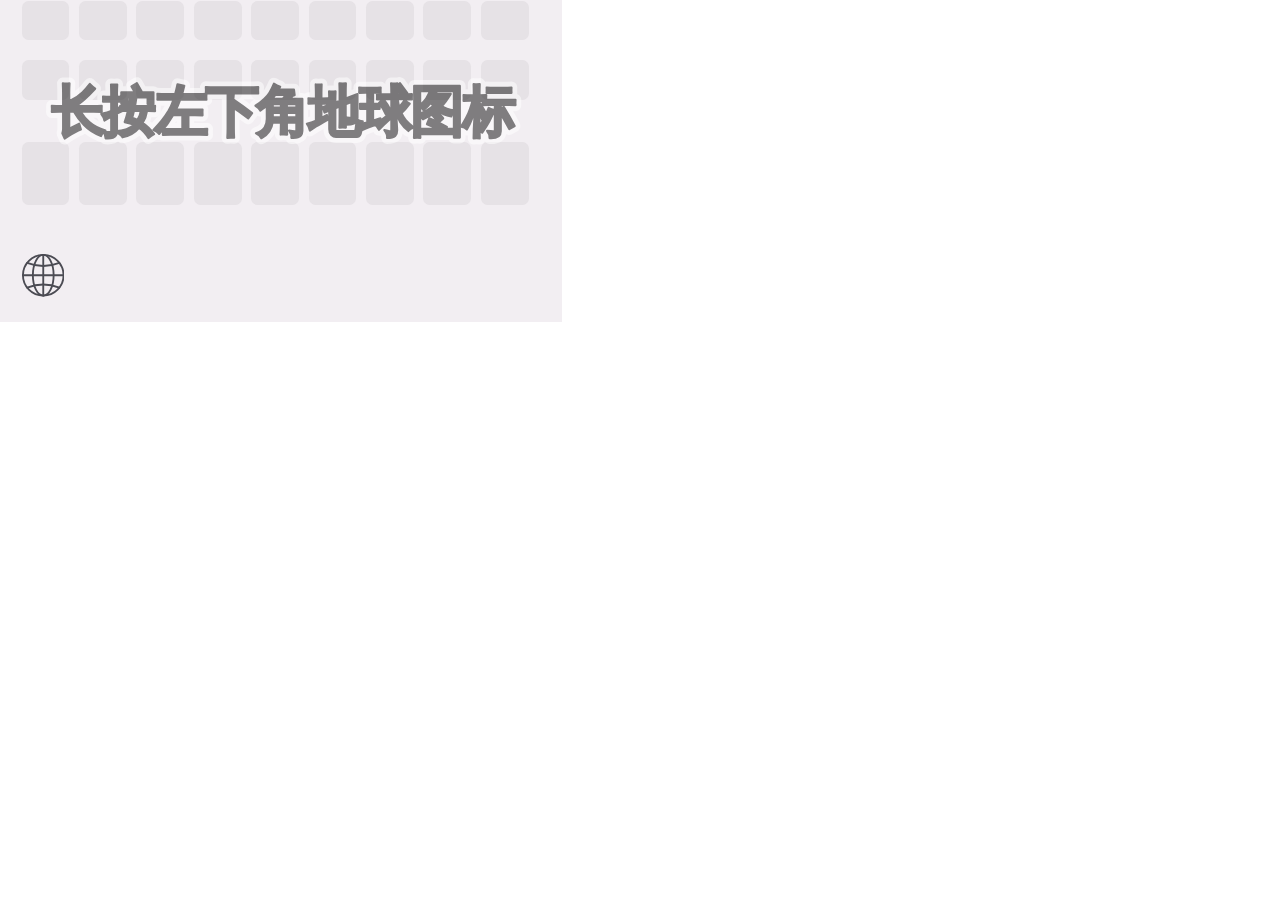
<file: generate-video/index-kbswitch.html>
<!doctype html>
<html lang="zh-CN">
<head>
<meta charset="utf-8">
<title>LoveCo · 切换到 LoveCo 键盘</title>
<style>
  /* ============================================================
     参考: ScreenRecording_09-28-2026 18-17-45_1.mov  (884x504)
     参考整帧 = 640x365（参考尺寸 x 0.7240）。
     布局坐标一律在 640x365 里量；出片画幅默认裁到键盘 #pad = 562x322
     （SCALE=2 → 1124x644），见下面 html.crop 那段。
     所有状态由 window.__seek(t) 算出，页面内无任何 CSS animation
     ============================================================ */
  *{margin:0;padding:0;box-sizing:border-box}
  html,body{width:640px;height:365px;overflow:hidden;background:transparent}
  body{
    font-family:"PingFang SC","Helvetica Neue",Helvetica,Arial,sans-serif;
    -webkit-font-smoothing:antialiased;
  }
  #stage{position:relative;width:640px;height:365px;overflow:hidden}

  /* ============================================================
     画幅 = 键盘骨架图（#pad）本身。
     参考视频整帧是 640x365，键盘只占中间一块，外面那圈是白卡/背景。
     用户 2026-09-29：成片不要那圈，直接裁到键盘 —— 于是把舞台整体左上移
     (39, 27)，视口缩成 562x322（@2x = 1124x644），视口外的内容自然被裁掉。
     平移量必须是整数 px，并且和 #pad 的 left/top 严格一致，否则边上会漏透明缝。
     ?frame=full 或 ?shell=1（三层复刻版）回到完整的 640x365。
     ============================================================ */
  html.crop,html.crop body{width:562px;height:322px}
  html.crop #stage{left:-39px;top:-27px}

  /* ============================================================
     只出「最里面一层」（键盘底板 #pad + 内容），背景和卡片默认不画。
     页面背景 = 透明 → 渲染时用 ?alpha=1 出带透明通道的 mov；
     想让 Chrome 垫白底出 mp4（播放器兼容），就不发那条 background override —— 见 run.sh。
     想回到复刻参考视频的三层外观，加 ?shell=1。
     ============================================================ */
  html.shell, html.shell body{
    background:
      radial-gradient(120% 120% at 8% 0%,  #f4f6fe 0%, #f5f5fd 45%, #faf3f7 100%);
  }

  /* ---- 卡片 + 键盘底板 ---- */
  #card{
    display:none;                            /* 第 2 层：默认不要 */
    position:absolute;left:24.6px;top:13px;width:591.5px;height:343.2px;
    background:#fff;border-radius:34px;
    box-shadow:0 5px 22px rgba(112,122,180,.10), 0 1px 3px rgba(112,122,180,.04);
  }
  html.shell #card{display:block}
  /* ---- 键盘底板 = 成片画幅本身 ----
     裁到整数框 (39,27,562,322) 上，和上面 html.crop 的平移量严格对齐：
     左边 39+39、上边 27+27 → 裁出来的第一像素就是底板的边。 */
  #pad{
    position:absolute;left:39px;top:27px;width:562px;height:322px;
    background:#f2eef2;
    border-radius:0;                  /* 用户 2026-09-29：键盘四角要直角 */
  }
  /* 只有复刻参考视频的三层版才用参考里的圆角 */
  html.shell #pad{border-radius:21px}

  /* ---- 按键（骨架 UI） ---- */
  .key{position:absolute;background:#e6e2e6;border-radius:6.5px}

  /* ---- 地球键 ---- */
  #globe{position:absolute;left:60.7px;top:281.4px;width:42.7px;height:42.7px;color:#4b4b53}
  /* 尺寸/位置量自参考帧：地球外沿 x 60.7..103.4  y 281.4..324.1（42.7 见方） */

  /* ---- 长按涟漪 ---- */
  #ripple{position:absolute;left:0;top:0;width:640px;height:365px;pointer-events:none}

  /* ---- 菜单 ---- */
  #menu{
    position:absolute;left:60.8px;top:40.5px;width:213.6px;height:183.2px;
    background:#fff;border-radius:13px;
    box-shadow:0 3px 16px rgba(80,90,140,.16), 0 0 0 .5px rgba(80,90,140,.05);
    overflow:hidden;
  }
  #menu .item{position:absolute;left:0;width:100%;display:flex;
              align-items:center;justify-content:center;
              font-size:21px;color:#1c1c1e}
  #menu #mPinyin{top:0;height:74px}
  #menu #mLove{top:125.2px;height:57.2px;background:#037cff;color:#fff;
               font-size:22.5px;font-weight:400}

  /* ---- 手势（用户提供的描边图标，potrace 矢量化；只有线条层，内部透明） ---- */
  .hand{position:absolute;overflow:visible}
  .hand .line{fill:#141414;fill-rule:evenodd}

  /* ---- 落地大字（白描边黑字） ---- */
  #titles{position:absolute;left:0;top:0;width:640px;height:365px;pointer-events:none}
  #titles text{
    font-family:"PingFang SC","Helvetica Neue",sans-serif;
    font-size:55px;font-weight:600;letter-spacing:-2px;
    stroke-linejoin:round;stroke-linecap:round;
  }
  /* 双层：外层撑白描边，内层用同色描边把笔画加粗到参考的厚度 */
  #titles .out{fill:#0d0d0d;stroke:#fff;stroke-width:12;paint-order:stroke}
  #titles .sol{fill:#0d0d0d;stroke:#0d0d0d;stroke-width:2.2;paint-order:stroke}
  /* 标题里的品牌名单独上蓝色；两层各一个 class，描边层只改 fill、加粗层 fill+stroke 都要改 */
  #titles .brandOut{fill:#0a6cf5}
  #titles .brandSol{fill:#0a6cf5;stroke:#0a6cf5}
</style>
</head>
<body>
<div id="stage">
  <div id="card"></div>
  <div id="pad"></div>
  <div id="keys"></div>

  <!-- 地球图标：用户提供的 icons8-globe-50.png，按原图逐步量出几何后重画
       （viewBox 46 = 墨迹包围盒；圆 r21.9 / 经线椭圆 rx11.2 / 赤道 / 两条纬线弧 R47.11，
        stroke-width 2.0 由"墨迹质量=原图 98.9%"定出来） -->
  <svg id="globe" viewBox="0 0 46 46" fill="none" stroke="currentColor"
       stroke-width="2.0" stroke-linecap="round">
    <circle cx="22.9" cy="22.9" r="21.9"/>
    <ellipse cx="22.9" cy="22.9" rx="11.2" ry="21.9"/>
    <path d="M22.9 1V44.8"/>
    <path d="M1 22.9H44.8"/>
    <path d="M5.58 9.5A47.11 47.11 0 0 0 40.22 9.5"/>
    <path d="M5.58 36.3A47.11 47.11 0 0 1 40.22 36.3"/>
  </svg>

  <svg id="ripple" viewBox="0 0 640 365"></svg>

  <div id="menu">
    <div class="item" id="mPinyin">简体拼音</div>
    <div class="item" id="mLove">LoveCo</div>
  </div>


  <svg class="hand" id="hand1" viewBox="0 0 339 458" width="31.9" height="43.1">
    <path class="line" d="M133 458.2C122.5 457 112.1 452.9 103.7 446.5C99.9 443.6 97.4 441 81.6 423.7C78.1 419.8 73.1 414.4 70.6 411.7C68.2 409 63.2 403.6 59.6 399.7C56.1 395.8 51.1 390.4 48.6 387.7C46.2 385 41.2 379.6 37.6 375.7C34 371.8 29.1 366.4 26.6 363.8C17.6 353.9 13.3 349.2 11.7 347C-1.5 329.5 -3.7 305.8 6 286.1C8.5 281 9.4 279.7 30.7 251.4C41.4 237.1 50.4 225 50.6 224.6C51.1 223.9 51.1 222.2 51.3 133.3L51.4 42.6L51.9 39.9C61.3 -8 125.7 -14.6 143.9 30.5C146.9 38 147.1 39.3 147.2 62C147.3 85.9 146.8 83.4 151.4 82.3C170.2 77.6 189.5 84.3 200.6 99.2C203.7 103.5 203.9 103.6 206.4 102.3C228.8 91 256.7 100.1 268.7 122.5C270.7 126.2 270.8 126.2 273.6 125.2C304.8 114.2 333.4 131.9 338.7 165.5C339.3 169.3 339.4 360.9 338.8 366.5C334.8 403.9 311.5 436.1 277.8 450.5C267.8 454.8 257.3 457.3 245.9 458.2C242 458.6 135.8 458.5 133 458.2ZM249.4 425.7C279.1 420.2 300.9 398.3 306.2 368.6C307.3 362.7 307.3 363.1 307.2 264.5L307.1 169.6L306.6 167.4C302 149.2 280.3 149.2 276 167.4C275.5 169.4 275.4 170.8 275.3 179.8C275 192.4 274.8 193.5 270.5 197.8C262 206.4 248.3 203.1 243.9 191.4C243.4 189.9 243.4 189.8 243.2 167.5C243.1 143.5 243.1 144.3 241.8 140.4C236.7 125.8 217.8 125.8 212.7 140.4C211.4 144.3 211.4 143.5 211.3 167.5C211.1 192.5 211.2 190.5 209.3 194.2C202.9 206.6 185 204.9 179.9 191.4L179.4 189.9L179.2 159.1L179.1 128.4L178.4 125.9C173.5 108 152.4 108.2 147.9 126.2C147.4 128.3 147.4 128.8 147.3 159.1L147.1 189.9L146.6 191.4C144.8 196.1 142.3 199 138.1 201C129.4 205.2 119.5 201 115.9 191.4L115.4 189.9L115.2 117.4C115.1 36 115.3 44.3 113.3 40.4C106.9 27.8 88.4 29.8 83.8 43.5C83.4 44.8 83.4 49.2 83.2 170.5L83.1 296.1L82.4 298.1C77.5 312.8 56.9 312.8 52.1 298.1C51.4 296.2 51.4 296 51.3 287.9C51.1 279.4 51.1 279 50 279.4C49.6 279.5 38.9 293.5 36.3 297.3C31 305.1 30.7 316.7 35.5 325.1C37 327.7 37.5 328.3 49.6 341.5C52.1 344.2 57.1 349.6 60.6 353.5C64.2 357.4 69.2 362.8 71.6 365.5C74.1 368.2 79.1 373.6 82.6 377.5C86.2 381.4 91.2 386.8 93.6 389.5C96.1 392.2 101.1 397.6 104.6 401.5C124 422.7 124.4 423 131.1 425.2C134.9 426.5 132.6 426.5 191.1 426.4L245.9 426.3L249.4 425.7Z"/>
  </svg>
  <svg class="hand" id="hand2" viewBox="0 0 339 458" width="31.9" height="43.1">
    <path class="line" d="M133 458.2C122.5 457 112.1 452.9 103.7 446.5C99.9 443.6 97.4 441 81.6 423.7C78.1 419.8 73.1 414.4 70.6 411.7C68.2 409 63.2 403.6 59.6 399.7C56.1 395.8 51.1 390.4 48.6 387.7C46.2 385 41.2 379.6 37.6 375.7C34 371.8 29.1 366.4 26.6 363.8C17.6 353.9 13.3 349.2 11.7 347C-1.5 329.5 -3.7 305.8 6 286.1C8.5 281 9.4 279.7 30.7 251.4C41.4 237.1 50.4 225 50.6 224.6C51.1 223.9 51.1 222.2 51.3 133.3L51.4 42.6L51.9 39.9C61.3 -8 125.7 -14.6 143.9 30.5C146.9 38 147.1 39.3 147.2 62C147.3 85.9 146.8 83.4 151.4 82.3C170.2 77.6 189.5 84.3 200.6 99.2C203.7 103.5 203.9 103.6 206.4 102.3C228.8 91 256.7 100.1 268.7 122.5C270.7 126.2 270.8 126.2 273.6 125.2C304.8 114.2 333.4 131.9 338.7 165.5C339.3 169.3 339.4 360.9 338.8 366.5C334.8 403.9 311.5 436.1 277.8 450.5C267.8 454.8 257.3 457.3 245.9 458.2C242 458.6 135.8 458.5 133 458.2ZM249.4 425.7C279.1 420.2 300.9 398.3 306.2 368.6C307.3 362.7 307.3 363.1 307.2 264.5L307.1 169.6L306.6 167.4C302 149.2 280.3 149.2 276 167.4C275.5 169.4 275.4 170.8 275.3 179.8C275 192.4 274.8 193.5 270.5 197.8C262 206.4 248.3 203.1 243.9 191.4C243.4 189.9 243.4 189.8 243.2 167.5C243.1 143.5 243.1 144.3 241.8 140.4C236.7 125.8 217.8 125.8 212.7 140.4C211.4 144.3 211.4 143.5 211.3 167.5C211.1 192.5 211.2 190.5 209.3 194.2C202.9 206.6 185 204.9 179.9 191.4L179.4 189.9L179.2 159.1L179.1 128.4L178.4 125.9C173.5 108 152.4 108.2 147.9 126.2C147.4 128.3 147.4 128.8 147.3 159.1L147.1 189.9L146.6 191.4C144.8 196.1 142.3 199 138.1 201C129.4 205.2 119.5 201 115.9 191.4L115.4 189.9L115.2 117.4C115.1 36 115.3 44.3 113.3 40.4C106.9 27.8 88.4 29.8 83.8 43.5C83.4 44.8 83.4 49.2 83.2 170.5L83.1 296.1L82.4 298.1C77.5 312.8 56.9 312.8 52.1 298.1C51.4 296.2 51.4 296 51.3 287.9C51.1 279.4 51.1 279 50 279.4C49.6 279.5 38.9 293.5 36.3 297.3C31 305.1 30.7 316.7 35.5 325.1C37 327.7 37.5 328.3 49.6 341.5C52.1 344.2 57.1 349.6 60.6 353.5C64.2 357.4 69.2 362.8 71.6 365.5C74.1 368.2 79.1 373.6 82.6 377.5C86.2 381.4 91.2 386.8 93.6 389.5C96.1 392.2 101.1 397.6 104.6 401.5C124 422.7 124.4 423 131.1 425.2C134.9 426.5 132.6 426.5 191.1 426.4L245.9 426.3L249.4 425.7Z"/>
  </svg>

  <svg id="titles" viewBox="0 0 640 365">
    <g id="ttl1">
      <text class="out" x="321" y="158" text-anchor="middle" textLength="462" lengthAdjust="spacingAndGlyphs">长按左下角地球图标</text>
      <text class="sol" x="321" y="158" text-anchor="middle" textLength="462" lengthAdjust="spacingAndGlyphs">长按左下角地球图标</text>
    </g>
    <g id="ttl2" opacity="0">
      <text class="out" x="321" y="158" text-anchor="middle" textLength="462" lengthAdjust="spacingAndGlyphs">切换到<tspan class="brandOut">LoveCo</tspan>键盘</text>
      <text class="sol" x="321" y="158" text-anchor="middle" textLength="462" lengthAdjust="spacingAndGlyphs">切换到<tspan class="brandSol">LoveCo</tspan>键盘</text>
    </g>
  </svg>
</div>

<script>
/* ================= 时间轴（数值全部量自参考视频） ================= */
const TIMELINE = {
  width: 640, height: 365, fps: 30, duration: 4.15,

  // 落地大字：0.00-2.22 第一句，2.22-4.15 第二句
  t1: { from: 0.00, to: 2.22 },
  t2: { from: 2.22, to: 4.15 },

  // 手势：硬切换（与参考一致）
  hand1: { from: 0.30, to: 2.33 },
  hand2: { from: 2.97, to: 99 },

  // 菜单整体淡入（参考里是线性渐显）
  menu: { from: 2.49, to: 3.00 },

  // 涟漪跟着手势走：两处都有（参考里点 LoveCo 时同样有波纹）
  ripple1: { from: 0.30, to: 2.33, cx: 85.4,  cy: 306.3 },
  ripple2: { from: 2.97, to: 4.20, cx: 226.0, cy: 199.0 },

  // 手势锚点（指尖）设计坐标。
  // 画幅裁到键盘（562x322）之后，底板下沿只有 y=349 了：
  // 指尖在 303，手高 458*0.094 = 43.1 → 下沿 346.1，加浮动仍然落在底板里。
  // 这是「缩小画幅」逼出来的尺寸/位置（原画幅 365 高时是 0.17 / 306.3）。
  tip1: [85.4, 303.0],
  tip2: [226.0, 199.0],
  tipPath: [99, 0],        // 指尖在 viewBox(339x458) 里的位置（已裁到墨迹包围盒）
  handScale: 0.094,        // 位图原始px -> 设计px（339x458 显示成 31.9x43.1）
  float: 0.8,              // 手停留时轻微浮动幅度(px)
};

/* ================= 骨架按键 ================= */
(function buildKeys(){
  const box = document.getElementById('keys');
  const ROWS = [
    { top: 27.5,  h: 39.8, n: 9 },
    { top: 86.9,  h: 39.8, n: 9 },
    { top: 169.4, h: 62.3, n: 9 },   // 最下一行字母键更高
  ];
  const W = 47.8, GAP = 9.6, LEFT = 60.6;
  let html = '';
  for (const r of ROWS){
    for (let i = 0; i < r.n; i++){
      html += `<div class="key" style="left:${(LEFT + i * (W + GAP)).toFixed(1)}px;`
            + `top:${r.top}px;width:${W}px;height:${r.h}px"></div>`;
    }
  }
  box.innerHTML = html;
})();

/* ================= 状态计算 ================= */
const $ = (id) => document.getElementById(id);
const smooth = (x) => { x = Math.max(0, Math.min(1, x)); return x * x * (3 - 2 * x); };

function seg(t, a, b){ return t >= a && t < b ? 1 : 0; }
// 短暂淡入淡出（8ms）：参考里是硬切换，这里留一点点过渡避免闪帧
function edge(t, from, to, soft){
  soft = soft === undefined ? 0.06 : soft;
  if (t < from - soft || t >= to + soft) return 0;
  return Math.min(smooth((t - from + soft) / (2 * soft)), smooth((to + soft - t) / (2 * soft)));
}

function placeHand(el, tip, t, from, opacity){
  const s = TIMELINE.handScale, [px, py] = TIMELINE.tipPath;
  el.style.left = (tip[0] - px * s).toFixed(2) + 'px';
  el.style.top  = (tip[1] - py * s).toFixed(2) + 'px';
  el.style.opacity = opacity;
  // 停留期间轻微上下浮动，避免画面完全静止
  el.style.transform = 'translateY(' + (opacity > 0 ? Math.sin(t * 2.0) * TIMELINE.float : 0).toFixed(2) + 'px)';
}

function drawRipple(t){
  const rp = TIMELINE.ripple1, rq = TIMELINE.ripple2, svg = $('ripple');
  let out = '';
  for (const R of [rp, rq]){
    const o = edge(t, R.from, R.to, 0.10);
    if (o <= 0) continue;
    const lt = t - R.from;
    // 中心按压高亮
    out += `<circle cx="${R.cx}" cy="${R.cy}" r="9" fill="#0a6cf5" opacity="${(0.34 * o).toFixed(3)}"/>`;
    for (let i = 0; i < 3; i++){
      const p = ((lt * 0.78 + i / 3) % 1);
      const r = 12 + p * 44;
      const a = (1 - p) * 0.95 * o;
      out += `<circle cx="${R.cx}" cy="${R.cy}" r="${r.toFixed(1)}" fill="none"`
           + ` stroke="#0a6cf5" stroke-width="${(5.0 - p * 2.2).toFixed(1)}" opacity="${a.toFixed(3)}"/>`;
    }
  }
  svg.innerHTML = out;
}

window.__seek = function(t){
  // 大字
  const o1 = edge(t, TIMELINE.t1.from, TIMELINE.t1.to, 0.02);
  const o2 = edge(t, TIMELINE.t2.from, TIMELINE.t2.to, 0.02);
  $('ttl1').style.opacity = o1;
  $('ttl2').style.opacity = o2;

  // 菜单
  const mo = Math.max(0, Math.min(1, (t - TIMELINE.menu.from) / (TIMELINE.menu.to - TIMELINE.menu.from)));
  $('menu').style.opacity = mo;

  // 手势
  const h1 = edge(t, TIMELINE.hand1.from, TIMELINE.hand1.to, 0.05);
  const h2 = edge(t, TIMELINE.hand2.from, TIMELINE.hand2.to, 0.05);
  placeHand($('hand1'), TIMELINE.tip1, t, TIMELINE.hand1.from, h1);
  placeHand($('hand2'), TIMELINE.tip2, t, TIMELINE.hand2.from, h2);

  // 涟漪
  drawRipple(t);
};

// ---- 画幅：默认裁到键盘骨架图（#pad）本身 ----
// 布局坐标仍然在 640x365 里，这里只把视口缩成 562x322 并把舞台左上移；
// 视口外的东西（原本那圈白底/透明边）自然就被裁掉了。
// ?frame=full 或 ?shell=1（复刻参考片的三层版）回到完整 640x365。
const Q = new URLSearchParams(location.search);
const FRAME = { x: 39, y: 27, w: 562, h: 322 };   // 必须和 #pad / html.crop 一致
const shell = Q.get('shell') === '1';
const cropped = !shell && Q.get('frame') !== 'full';
if (cropped){
  document.documentElement.classList.add('crop');
  TIMELINE.width = FRAME.w;
  TIMELINE.height = FRAME.h;
}
if (shell) document.documentElement.classList.add('shell');

// 手势尺寸跟着 handScale 走，省得 SVG 的 width/height 属性和它走散
for (const el of document.querySelectorAll('.hand')){
  el.setAttribute('width',  (339 * TIMELINE.handScale).toFixed(2));
  el.setAttribute('height', (458 * TIMELINE.handScale).toFixed(2));
}

// ?t=1.23 直接定位到某一时刻（抽帧核对用）
window.__seek(parseFloat(Q.get('t') || '0') || 0);
</script>
</body>
</html>
</file>
<file: tokens.css>
/* Generated by build-assets.cjs from design-tokens.json. */
:root {
  --lc-accent: #7975E8;
  --lc-accent-strong: #625BCD;
  --lc-accent-soft: #EFEEFF;
  --lc-text: #292A35;
  --lc-muted: #70727E;
  --lc-subtle: #92949F;
  --lc-canvas: #F5F5F8;
  --lc-surface: #FFFFFF;
  --lc-keyboard: #E5E6EC;
  --lc-key-function: #D5D7E0;
  --lc-border: #E0E1E9;
  --lc-pink: #D66591;
  --lc-pink-soft: #FBEAF1;
  --lc-yellow: #B8700C;
  --lc-yellow-soft: #FFE8C6;
  --lc-success: #398675;
  --lc-mint: #0B8A57;
  --lc-mint-soft: #C9F2DE;
  --lc-blue: #3E72AC;
  --lc-blue-soft: #EAF1FA;
  --lc-rose: #AC456C;
  --lc-rose-soft: #FBEAF1;
  --lc-danger: #BF5364;
  /* 键盘总高 = 菜单栏 + 键区 + 底部导航栏。335px 宽的机型上取 250px：
     键区约 171px，全键盘每行约 41px（约等于真机比例），九宫格五行等分同一块键区。
     注意：该值仍在 design-tokens.json 里是 300px，需回上游同步，否则重新生成会退回。 */
  --lc-keyboard-height: 250px;
  --lc-toolbar-height: 40px;
  --lc-keyboard-padding: 4px;
  --lc-style-key-height: 40px;
  --lc-style-icon-size: 16px;
  --lc-letter-key-height: 23px;
  --lc-t9-key-height: 20px;
  --lc-key-gap: 6px;
  --lc-key-radius: 6px;
  --lc-panel-radius: 8px;
  --lc-icon-size: 18px;
  --lc-body-font: 14px;
  --lc-input-font: 16px;
  --lc-label-font: 12px;
  --lc-caption-font: 11px;
  --lc-line-height: 22px;
}
.phone.dark {
  --lc-accent: #A6A1FF;
  --lc-accent-strong: #BBB7FF;
  --lc-accent-soft: #39364F;
  --lc-text: #F0EFF7;
  --lc-muted: #BCBACB;
  --lc-subtle: #A3A0B1;
  --lc-canvas: #202026;
  --lc-surface: #303038;
  --lc-keyboard: #25252D;
  --lc-key-function: #44434F;
  --lc-border: #494751;
  --lc-pink: #F09CBE;
  --lc-pink-soft: #4F3341;
  --lc-yellow: #EDD082;
  --lc-yellow-soft: #4A3A1F;
  --lc-success: #86CBB4;
  --lc-mint: #9AD7C5;
  --lc-mint-soft: #2A3E36;
  --lc-blue: #A7C9F0;
  --lc-blue-soft: #2E3B4C;
  --lc-rose: #F1B0CA;
  --lc-rose-soft: #4F3341;
  --lc-danger: #FFABBA;
}
</file>
<file: theme.css>
@import url("styles.css") layer(base);

/* Layout and colors are independent of platform selection. */
html {
  font-family: "PingFang SC", "Microsoft YaHei", -apple-system, BlinkMacSystemFont, "Segoe UI", sans-serif;
  color: var(--lc-text);
  background: var(--lc-canvas);
  line-height: 1.5;
  -webkit-text-size-adjust: 100%;
  text-size-adjust: 100%;
}
button, input, select, textarea { font-family: inherit; color: inherit; }
button { touch-action: manipulation; }
input, textarea, select { border-color: var(--lc-border); }
button:focus-visible, a:focus-visible { outline-color: var(--lc-accent); }
input:focus, textarea:focus, select:focus { outline-color: var(--lc-accent); }
svg { width: var(--lc-icon-size); height: var(--lc-icon-size); }
small, .muted, .brand-tag, .device-top,
.ai-footnote,
.kv, .control-line, .char-count,
.field, .sheet-list-item p,
.device-caption, .mobile-testbar,
.switch-label, .page-group, .page-detail .kv span { color: var(--lc-muted); }
a, .text-button, .row-button:hover { color: var(--lc-accent-strong); }
.topbar { background: var(--lc-surface); border-color: var(--lc-border); height: 68px; }
.brand-tag, .rail-section,
.kb-toolbar, .sheet-header, .sheet-footer, .sheet-list-item { border-color: var(--lc-border); }
.brand-name { color: #282632; font-size: 25px; font-weight: 750; }
.brand-tag { font-size: 12px; }
.workspace { padding-top: 24px; grid-template-columns: 228px minmax(335px, 1fr) 270px; gap: 36px; }
.rail h2 { font-size: 18px; font-weight: 650; }
.rail-heading { margin-top: 12px; }
.segmented { background: #EBEBF1; }
.segmented button.active { color: var(--lc-accent-strong); background: var(--lc-surface); box-shadow: 0 1px 3px #2622360D; }
/* App形态 / 运行平台 / 页面列表三组切换器：前两组在左栏与手机工具条各出现一次，页面列表只在左栏。 */
.switcher + .switcher { margin-top: 10px; }
.switcher .switch-label { display: block; margin-bottom: 5px; font-size: 11px; }
/* 页面列表：按当前 App形态列出全部页面 / 组件形态，点击跳转手机页面并在下方展示详情；组名可折叠 */
.page-group:hover { color: var(--lc-text); }
.page-group .page-group-count { background: var(--lc-canvas); }
.page-item { color: var(--lc-text); }
.page-item:hover { background: var(--lc-accent-soft); color: var(--lc-accent-strong); }
.page-item.active { background: var(--lc-accent-soft); color: var(--lc-accent-strong); font-weight: 600; }
.page-detail { border-color: var(--lc-border); background: var(--lc-surface); }
.page-detail .kv { border-color: var(--lc-border); }
.page-detail .kv strong { color: var(--lc-text); }
.page-detail-note { background: var(--lc-yellow-soft); color: var(--lc-yellow); }
.testbar-switchers { display: flex; align-items: center; gap: 8px; min-width: 0; }
.dot { background: var(--lc-success); }
.metric strong { color: var(--lc-text); }
.status-tag { background: var(--lc-accent-soft); color: var(--lc-accent-strong); }
.icon-btn.danger { color: var(--lc-danger); }
.icon-btn:hover { background: var(--lc-accent-soft); }
.kv strong { color: var(--lc-text); }
.control-line select { background: var(--lc-surface); color: var(--lc-text); border-color: var(--lc-border); }
.switch { background: var(--lc-key-function); margin: 0; }
.switch:checked { background: var(--lc-accent); }
.avatar { background: var(--lc-yellow-soft); color: var(--lc-yellow); }
.avatar.coral { background: var(--lc-pink-soft); color: var(--lc-pink); }
.avatar.blue { background: var(--lc-blue-soft); color: var(--lc-blue); }
/* 头像位出图时**一律白底垫一层**（2026-10-06 需求：图片背景默认白色填充）：默认头像
   （assets/avatars/default.svg —— 2026-10-26 需求起是透明底的灰色人形图标）落在 .avatar 的彩色软底上
   会透出底色（插画那版是橙圈、这版是黄/粉/蓝的人形），白底垫在图下面才干净：灰圆仍是灰圆、
   挖空的人形显白。候选头像那些都是 jpg（本来不透明），深浅两外观都是白底，不跟令牌走 ——
   图本身是白底才自然。 */
.avatar img { background: #FFF; }
/* 「不选择」占位头像（core/kit.js 的 noneAvatar）：虚线空槽 + 中性用户图标，
   表示没有具体聊天对象 —— 与真实对象头像（插画 / 首字彩块）明确区分；取令牌色，深色外观自动跟随。
   2026-10-06 晚些需求起「不选择」行改用默认头像（noneAvatar 传入图片 → .avatar.none-img，
   不带 none 类，因此没有虚线空槽），对象编辑器（新增聊天对象）的「上传头像」槽仍是虚线空槽、
   槽里只放一枚小号默认头像图标（2026-10-26 需求，见下面 .avatar.none img） */
.avatar.none { background: var(--lc-canvas); border: 1.5px dashed var(--lc-border); color: var(--lc-muted); }
.avatar.none svg { width: 16px; height: 16px; }
/* 虚线空槽里那枚图（2026-10-26 需求起是默认头像图标）：**铺满槽内**（原先取一半，用户
   反馈「这个 icon 太小了，改成和方框一样大」），虚线框还留在最外一圈 */
.avatar.none img { width: 100%; height: 100%; border-radius: 50%; }
.avatar { border-radius: 8px; }
.metric:first-child strong { color: var(--lc-mint); }
.metric + .metric { padding-left: 18px; border-left: 1px solid var(--lc-border); }
.left-rail .row-button > span:first-child { color: var(--lc-muted); }
.phone {
  width: 335px; border: 7px solid #292A32; border-radius: 42px;
  background: var(--lc-canvas); color: var(--lc-text);
  height: clamp(690px, calc(100dvh - 145px), 874px);
  /* 键盘模式下有内容区（AI 结果 / 生成中 / 报错）时，整块键盘的高度 = 手机屏幕的三分之二 */
  --lc-keyboard-panel-height: 66.667%;
  /* 键盘底部导航栏（kb-sysbar）高度：键盘选择器面板按它把「立即分析」抬到底栏之上 */
  --lc-sysbar-height: 34px;
  /* 问AI 页（kb-free-chat）提问输入行的基准高度：这一页的键盘总高 = 键盘总高 + 本值
     + 输入区实际涨出来的高度（--lc-free-extra：缩略图行 / 快捷栏 / 输入框长到两三行的部分，
     由 app.js 的 paintFreeInputGrowth 实测；标题栏顶替菜单栏、与它同高，不额外占高；
     见 .keyboard.free-chat），键区高度因此与平时完全一致，切进 / 切出这一页键区不跳。 */
  --lc-free-row-height: 44px;
  /* 键区自身的底部留白（kb-body 的 padding-bottom）；窄屏 / 矮屏断点会改写它。
     Android 不渲染底栏时按「底栏高度 + 本值」留白，见下方 Android 那条规则。 */
  --lc-keys-gap: 8px;
  box-shadow: 0 20px 50px #3632461A, 0 0 0 1px #C7C7D1;
}
/* 手机屏幕内的滚动条一律不显示：真机（iOS / Android）的滚动条是滚动时才浮现的覆盖式细条，
   桌面浏览器会在手机壳里常驻一条竖条，与真机观感不符（截图 / 录屏时尤其明显）。
   scrollbar-width 不继承（scrollbar-color 才继承），所以用 `.phone *` 显式覆盖全部滚动容器
   （聊天区、键区内容区、聊天对象列表、键盘设置页等）；
   WebKit / Blink 另需伪元素规则，覆盖到后代。
   只是不画滚动条，滚动（滚轮 / 触摸 / 键区操作）与惯性滚动都不受影响。 */
.phone, .phone * { scrollbar-width: none; }
.phone::-webkit-scrollbar, .phone ::-webkit-scrollbar { width: 0; height: 0; display: none; }
.device-top { width: 335px; }
.statusbar { background: var(--lc-canvas); color: var(--lc-text); }
/* 挖孔形态由平台状态栏组件输出：鸿蒙 / Android 为圆点（punch-hole），iOS 为灵动岛药丸（island 基础尺寸） */
.statusbar .island { background: #292A32; }
.statusbar .island.punch-hole { width: 9px; height: 9px; top: 11px; }
.statusbar .status-icons svg { width: 13px; height: 13px; fill: none; stroke: currentColor; stroke-width: 2; }
/* ---- 宿主 App（微信）会话界面：骨架（结构 / 尺寸 / 间距） ----
   数值全部按设计截图 1:1（截图宽 498px → 手机屏 321px，比例 0.6446，下面都是换算后的手机内像素）。
   这一块整体写在 theme.css 而不是 styles.css：基础层是 @import 进来的 layer(base)，
   无分层里的元素级规则（`svg{width:var(--lc-icon-size)}`、`.avatar{border-radius:8px}` 等）
   会无视优先级压过基础层 —— 骨架放进去会被改尺寸、改圆角。 */
.wx-header { height: 36px; flex-shrink: 0; display: flex; align-items: center; justify-content: space-between; gap: 6px; padding: 0 8px 0 6px; }
.wx-title { flex: 1; min-width: 0; text-align: center; font-size: 14px; font-weight: 600; overflow: hidden; white-space: nowrap; text-overflow: ellipsis; }
/* 程序化滚动一律瞬时：平滑滚动会把重渲染后的位置恢复变成一段动画，看起来就是「回弹」 */
.wx-chat { flex: 1; min-height: 60px; display: flex; flex-direction: column; overflow: auto; padding: 10px; }
.wx-time { text-align: center; font-size: 11.5px; line-height: 12px; margin-top: 23px; }
.wx-msg { display: flex; align-items: flex-start; gap: 10px; margin-top: 15px; }
.wx-time + .wx-msg { margin-top: 17px; }
.wx-chat .avatar { flex: 0 0 34px; width: 34px; height: 34px; font-size: 13px; border-radius: 3px; }
.wx-msg.mine { justify-content: flex-end; }
.wx-bubble { position: relative; max-width: 74%; padding: 8px 11px; border-radius: 3px; font-size: 14px; line-height: 17px; overflow-wrap: anywhere; }
/* 气泡小尾巴：贴住自己的那一侧，竖直居中于第一行文字（截图取样：外凸 4.5px、高 8.4px） */
.wx-bubble:after { content: ""; position: absolute; top: 12px; width: 0; height: 0; border-top: 4.2px solid transparent; border-bottom: 4.2px solid transparent; }
.wx-msg.mine .wx-bubble:after { right: -4.5px; border-left: 4.5px solid transparent; }
.wx-msg:not(.mine) .wx-bubble:after { left: -4.5px; border-right: 4.5px solid transparent; }
.wx-composer { display: flex; align-items: center; gap: 10px; padding: 6px 9px 7px; flex-shrink: 0; }
/* 键盘收起后让位的那块（host-app 在消息区与输入栏之间输出）：高度 = 常规键盘高、背景沿用会话底色 ——
   消息区不吃这段高度（.wx-chat 的 flex:1 仍按「键盘在屏」的高度收），底部对齐的消息列因此停在原位不下移，
   只有输入栏被顶到屏幕底边。它是宿主 App 自己的区域（键盘撤走后露出来），与键盘高度令牌联动
   （device 视图 / 矮屏改写 --lc-keyboard-height 时它跟着变）。 */
.wx-kb-space { flex: 0 0 var(--lc-keyboard-height); background: var(--wx-bg); }
.wx-circle { flex: 0 0 22px; width: 22px; height: 22px; display: flex; align-items: center; justify-content: center; padding: 0; border: 0; background: transparent; cursor: pointer; }
/* 圆形图形画布 24 画到 24.8px：圆环外径正好 22px（截图为 34px×0.6446） */
.wx-circle svg { width: 24.8px; height: 24.8px; }
.wx-field { height: 33px; border-radius: 4px; }
.wx-field > textarea { flex: 1; width: 100%; min-width: 0; height: 33px; padding: 7px 30px 7px 11px; border: 0; background: transparent; font-size: 14px; line-height: 19px; resize: none; overflow-y: auto; }
.wx-field-mic { position: absolute; right: 12px; top: 50%; transform: translateY(-50%); display: flex; align-items: center; padding: 0; border: 0; background: transparent; cursor: pointer; }
.wx-field-mic svg { width: 20px; height: 20px; }
.wx-send { flex: 0 0 auto; height: 28px; padding: 0 12px; border: 0; border-radius: 3px; font-size: 14px; cursor: pointer; }
/* 消息少时整列贴着输入栏（截图里最后一条就压在输入栏上方），内容变多照常从头滚 */
.wx-chat > :first-child { margin-top: auto; }
/* ---- 宿主 App（微信）深色外观 ----
   配色取自设计截图（注释里是截图取样值），与 LoveCo 的浅色 / 深色主题无关：
   宿主 App 自己就是深色的，键盘不接管它的配色。 */
.phone.host-wechat {
  --wx-bg: #111111;           /* 状态栏 / 会话头部 / 消息区底色 */
  --wx-bar: #1C1C1C;          /* 底部输入栏 */
  --wx-field: #2C2C2C;        /* 输入框底、对方气泡 */
  --wx-divider: #171717;      /* 头部下缘细线（截图里只比底色亮一点点） */
  --wx-bubble: #28B561;       /* 本方气泡 */
  --wx-bubble-ink: #000000;   /* 本方气泡文字（绿底黑字） */
  --wx-time: #595959;         /* 时间行 */
  --wx-title: #CFCFCF;        /* 会话标题 */
  --wx-ink: #D1D1D1;          /* 输入栏圆钮线条 */
  --wx-ink-dim: #969696;      /* 输入框内麦克风（比圆钮暗一档） */
  --wx-status: #FFFFFF;       /* 状态栏文字与图标 */
  --wx-received-ink: #E6E6E6; /* 对方气泡文字（截图里没有对方消息，按微信深色取值） */
}
/* 状态栏属于手机、不属于宿主 App，但截图里它与微信头部同色连成一片，故键盘模式下一起转深色 */
.phone.host-wechat .statusbar { background: var(--wx-bg); color: var(--wx-status); }
.phone.host-wechat .statusbar .island { background: #000000; }
.wx-header { background: var(--wx-bg); border-bottom: 1px solid var(--wx-divider); }
.wx-title { color: var(--wx-title); }
.wx-chat { background: var(--wx-bg); }
.wx-time { color: var(--wx-time); }
/* 截图里的头像是照片；没有照片时的字母兜底按深色底浅字走，不再是 LoveCo 的彩色块 */
.wx-chat .avatar { background: var(--wx-field); color: var(--wx-ink); overflow: hidden; }
.wx-chat .avatar img { width: 100%; height: 100%; object-fit: cover; }
.wx-bubble { background: var(--wx-bubble); color: var(--wx-bubble-ink); }
.wx-msg.mine .wx-bubble:after { border-left-color: var(--wx-bubble); }
.wx-msg:not(.mine) .wx-bubble { background: var(--wx-field); color: var(--wx-received-ink); }
.wx-msg:not(.mine) .wx-bubble:after { border-right-color: var(--wx-field); }
.wx-composer { background: var(--wx-bar); }
.wx-circle { color: var(--wx-ink); }
/* 基础层有全局 svg{fill:currentColor}，这几组是描边图形，改回描边（与 .kb-sysbar 同理） */
.wx-circle svg, .wx-field-mic svg { fill: none; stroke: currentColor; }
.wx-field { background: var(--wx-field); }
.wx-field > textarea { color: var(--wx-received-ink); caret-color: var(--wx-bubble); }
.wx-field-mic { color: var(--wx-ink-dim); }
.wx-send { background: var(--wx-bubble); color: #FFFFFF; }
/* 键盘：菜单栏下面是键区（kb-keys），键区之上不再有内容区。
   默认常驻（高度 = --lc-keyboard-height）；点宿主聊天区域收起时整块不渲染
   （见 app.js 的 state.kbCollapsed）—— 手机里只剩会话 + 贴底的输入栏，这里不做收起动画。 */
.keyboard { height: var(--lc-keyboard-height); background: var(--lc-keyboard); color: var(--lc-text); border-color: var(--lc-border); }
/* 键盘选择器 / 聊天分析面板等整页覆盖层（with-picker）弹出时，
   整块键盘拉高到手机屏幕的三分之二 */
.keyboard.with-picker { height: var(--lc-keyboard-panel-height); }
.keyboard .kb-body { display: flex; flex-direction: column; gap: 8px; }
.keyboard .keys { flex: 1; min-height: 0; }
/* 新增 / 编辑聊天对象面板打开时（kb-partner-editor）：上半让给表单面板，下半保持常规键盘，整体贴底 ——
   **菜单栏整行不渲染**（2026-10-13 需求：编辑场景里这一行只剩设置图标、没有意义）。
   空出来的那一条高度并进上半的表单面板，键区与底栏的高度、每颗键的大小跟平时的键盘完全一致
   —— .kb-body 仍按「常规键盘高 − 菜单栏高」定高，所以这里的两条高度规则与从前一样。
   键区打字时顶上照旧换成候选词栏 —— 候选词栏不是菜单栏、**照常出现**，
   出现时表单面板缩回一条菜单栏的高度，键区不上跳（见下方 .kb-partner-editor 的两条高度）。 */
.keyboard:has(.kb-partner-editor) { justify-content: flex-end; }
.keyboard:has(.kb-partner-editor) .kb-toolbar:not(.candidate-bar) { display: none; }
.keyboard:has(.kb-partner-editor) .kb-body {
  flex: 0 0 auto;
  height: calc(var(--lc-keyboard-height) - var(--lc-toolbar-height));
}
.keyboard:has(.kb-partner-editor) .kb-body:has(+ .kb-sysbar) {
  height: calc(var(--lc-keyboard-height) - var(--lc-toolbar-height) - var(--lc-sysbar-height));
}
/* 对象编辑面板的键盘高度加一条下限（2026-10-13 晚些需求：表单末尾「关系阶段」与键区之间
   必须有间距）：面板内容 = 标题栏 + 头像一档 + 两行表单 + 18px 底部留白（约 260px），
   按「键盘总高 − 常规键盘高」算出的面板在矮窗口里装不下、关系阶段会贴到键区上 ——
   键盘保底 520px（= 屏高 780px 时三分之二屏的值，两边**连续**、窗口拖动时无跳变）：
   窗口高 ≤ 780px 时键盘恒 520px，多出来的高度全归上半的表单面板，键区与底栏贴底、
   高度和每颗键的大小都不变；窗口更高时照旧是三分之二屏。极矮窗口（≤ 519px）另有一条
   更小的值兜底（见文件后部的极矮档 media，那里键盘本身就只有 ~350px 高）。 */
.keyboard:has(.kb-partner-editor) { height: max(var(--lc-keyboard-panel-height), 520px); }
.keyboard .key-row { flex: 1; min-height: 0; }
.keyboard .key { height: auto; min-height: 0; }
.kb-toolbar { height: var(--lc-toolbar-height); padding: 0 8px; gap: 2px; border-bottom: 0; }
.kb-toolbar .icon-btn { width: 28px; height: 32px; }
/* 菜单栏左侧：用户图标 + 当前聊天对象昵称（未选对象时是灰色「未选择」） */
.kb-user { max-width: 132px; height: 30px; padding: 0 6px; color: var(--lc-text); border-radius: var(--lc-key-radius); }
.kb-user:hover { background: var(--lc-accent-soft); color: var(--lc-accent-strong); }
.kb-user svg { width: 17px; height: 17px; }
.kb-user-name { font-size: var(--lc-label-font); }
.kb-user-name.empty { color: var(--lc-subtle); }
/* 菜单栏右侧：相册与键盘设置，常驻在最右侧 */
.kb-toolbar-end { display: flex; align-items: center; gap: 2px; margin-left: auto; }
/* 菜单栏空间不够时先收左侧的聊天对象名（昵称省略号），自动清理截图胶囊与三枚入口保持完整 */
.kb-toolbar .kb-user { flex-shrink: 1; min-width: 0; }
/* 「自动清理截图」胶囊开关（2026-11-10 需求；骨架在 styles.css）：相册图标左侧、与图标同排。
   关 = 半透明白底 + 灰字 / 灰轨道（圆点在左）；开 = 淡紫底 + 强调色字 / 强调色轨道（圆点在右）。
   配色全走令牌，深色外观自动跟随；胶囊只是「文字 + 小开关」，不吃键区高度。 */
.kb-autoclean { background: color-mix(in srgb, var(--lc-surface) 78%, transparent); color: var(--lc-muted); }
.kb-autoclean:hover { background: var(--lc-accent-soft); color: var(--lc-accent-strong); }
.kb-autoclean-track { background: var(--lc-key-function); box-shadow: inset 0 0 0 1px #00000012; }
.kb-autoclean-track::after { background: #FFF; box-shadow: 0 1px 2px #26213238; }
.kb-autoclean.on { background: var(--lc-accent-soft); color: var(--lc-accent-strong); }
.kb-autoclean.on .kb-autoclean-track { background: var(--lc-accent); }
/* 「待分析截图」：键盘不在屏时截的图，等键盘被唤起、三关都过了才由相册图标换成它的缩略图
   （app.js 的 pendingShotItem / kb-toolbar 的 album 分支）。缩略图是一张**方形真位图** ——
   core/kit.js 的 shotThumb 用 canvas 把这张聊天截图画成方形后导出 data URL（app.js 的
   shotThumbImage 缓存），不再是 DOM 拼的 3:4 卡片：那套卡片缩到图标档后气泡文字会从卡片里
   溢出来。方形与旁边两枚图标同宽（28×28，各就各位）；
   整枚图标「一闪一闪」地放大缩小（1.1s 一个来回、scale 1 → 1.12 + 淡紫呼吸光环）引导点击：
   点了直接进「AI 分析」过渡页，不再经过选图面板。 */
.kb-toolbar .icon-btn.kb-shot-thumb {
  width: 28px;
  height: 28px;
  padding: 0;
  overflow: hidden;
  border-radius: 6px;
  animation: kb-shot-pulse 1.1s ease-in-out infinite;
}
.kb-shot-thumb img { display: block; width: 100%; height: 100%; object-fit: cover; }
@keyframes kb-shot-pulse {
  0%, 100% { transform: scale(1); box-shadow: 0 0 0 0 #7E68F066; }
  50% { transform: scale(1.12); box-shadow: 0 0 0 3px #7E68F033; }
}
/* ---- 问AI 页（kb-free-chat 组件）：菜单栏相册（图片）图标右侧的气泡按钮进入的「与 AI 对话」页面 ----
   键盘顶部换成「问AI」标题栏 +（选中过图片时）缩略图行 + 快捷栏 + 提问输入行
   （见 components/shared/kb-free-chat.js），键区照常在下：
     ① 标题栏 —— **顶替菜单栏**（同为 --lc-toolbar-height，打字时换成的候选词栏也在这一行），不额外占高；
     ②③ 缩略图行 / 快捷栏与 ④ 输入行（多行时自动长高、最多三行）涨出来的实际高度由 app.js 的
         paintFreeInputGrowth 实测后记进 --lc-free-extra —— 整块键盘按它往上长，键区高度始终不变，
         切进 / 切出这一页键区不跳（布局 / 层 / 中英也继承进来时的状态）。
   图片选择器展开时键区被 .free-picker 网格盖住（kb-photo-picker 的内嵌形态，见下方那一组规则）；
   AI 分析面板 / 聊天分析面板这类 with-picker 覆盖层打开时仍按三分之二屏算（键区被面板盖住，
   与平时打开这些面板时一致）—— 面板铺满整个键盘区域。 */
.keyboard.free-chat {
  height: calc(var(--lc-keyboard-height) + var(--lc-free-row-height) + var(--lc-free-extra, 0px));
}
.keyboard.free-chat.with-picker { height: var(--lc-keyboard-panel-height); }
.kb-free-chat {
  flex-shrink: 0;
  background: color-mix(in srgb, var(--lc-keyboard) 86%, var(--lc-surface));
}
/* 候选词栏在问AI 页里顶替的是标题栏（打字时换掉那一行），不再是键盘与键区之间的分隔，
   去掉菜单栏那枚小横条 */
.kb-free-chat .kb-toolbar:after { display: none; }
.free-title {
  display: flex;
  align-items: center;
  gap: 6px;
  height: var(--lc-toolbar-height);
  padding: 0 6px 0 12px;
  border-bottom: 1px solid var(--lc-border);
}
.free-title strong {
  flex: 1;
  min-width: 0;
  font-size: 15px;
  font-weight: 650;
  color: var(--lc-text);
}
.free-title .icon-btn { width: 30px; height: 32px; }
/* 提问输入行：聊天对象头像（32px）+ 白底圆角输入框 + 右端按钮（图片 / 发送，30px），
   整行**至少** --lc-free-row-height 高（一行文字时正好这么高），三者在**底部对齐** ——
   输入框长到两三行时头像与按钮跟着贴底，不再浮在行中间。
   输入框是自适应高度的 textarea（JS 按内容设高、最多三行，再多框内滚动，见 paintFreeInputGrowth）；
   外面套 .input-wrap、里面压着 .compose-mirror：给未确认的那段拼音画下划线
   （结构在 kb-free-chat.js，画线在 app.js 的 paintComposeMirror）。 */
.free-input-row {
  display: flex;
  align-items: flex-end;
  gap: 8px;
  min-height: var(--lc-free-row-height);
  padding: 5px 6px 5px 8px;
}
.free-partner { display: flex; flex-shrink: 0; color: var(--lc-muted); }
/* 这一页的头像是**圆形**（按设计图；键盘其它地方的对象头像仍是圆角方块） */
.free-partner .avatar { flex: 0 0 32px; width: 32px; height: 32px; font-size: 12px; border-radius: 50%; }
.free-input {
  flex: 1;
  min-width: 0;
  height: 34px;
  padding: 7px 10px;
  border: 1px solid transparent;
  border-radius: 8px;
  background: var(--lc-surface);
  color: var(--lc-text);
  font-size: 13px;
  line-height: 18px;
  resize: none;
  overflow-y: auto;
}
.free-input::placeholder { color: var(--lc-subtle); }
/* 打开这一页就把光标交给它（见 app.js 的 render），不画聚焦框 —— 与设计图的默认样式一致 */
.free-input:focus { outline: none; }
.free-photo { width: 30px; height: 30px; color: var(--lc-muted); }
/* 输入行右端的语音输入按钮（按住说话）：与左边那枚「图片」按钮同尺寸 / 同色（30px 见方、灰图形，
   按下态的反馈由整块语音遮罩给出，按钮自己不变样），图形是 system-glyphs 的 voice（同键盘底栏那枚）。
   [data-voice-hold] 那条通用规则已给它 touch-action:none 与禁长按选择 / 系统手势。 */
.free-voice { width: 30px; height: 30px; color: var(--lc-muted); }
.free-voice svg { width: 20px; height: 20px; }
/* 输入行右端按钮的一枚两态：图片选择器收起时是上面这枚「图片」按钮；
   展开且已选图时换成这枚蓝色圆形「发送」（按住说话那枚遮罩之外，它是这一页唯一可见的发送出口 ——
   键区被网格盖住，右下角那颗蓝键点不到）。
   30px 正圆 + 一枚白色**箭头**（图形在组件里内联，见 kb-free-chat.js 的 SEND_ARROW），
   圆下一层同色淡影把它从输入行里托起来；按下缩一下当反馈。 */
.free-send {
  display: flex;
  flex: 0 0 30px;
  align-items: center;
  justify-content: center;
  width: 30px;
  height: 30px;
  padding: 0;
  border: 0;
  border-radius: 50%;
  background: var(--lc-accent);
  color: #FFF;
  box-shadow: 0 2px 6px color-mix(in srgb, var(--lc-accent) 34%, transparent);
  transition: transform .12s ease, filter .12s ease;
}
.free-send:active { transform: scale(.9); filter: brightness(.94); }
.free-send-arrow { width: 17px; height: 17px; }
/* 深色外观下底色是浅紫：白色箭头对比不足，改用深色（与键盘的蓝键同一套处理） */
.dark .free-send { color: #232130; box-shadow: 0 2px 6px #0000004D; }
/* 已选图片的缩略图行（最多 3 张，在快捷栏上方）：点整张缩略图移出（左上角压着那枚 X 是提示，
   与图片选择器网格里选中态读的是同一份 state.selectedPhotos）；未满 3 张时跟一枚「+」继续挑。
   图仍由 core/kit.js 的 shot() 现场画（与网格里那张同源），缩到 46px 后只留几条气泡。
   下边框 = 与下面快捷栏之间的分隔线（整行铺满，不内缩） */
.free-thumbs { display: flex; gap: 8px; padding: 7px 8px; border-bottom: 1px solid var(--lc-border); }
.free-thumb {
  position: relative;
  flex: 0 0 46px;
  width: 46px;
  height: 46px;
  padding: 0;
  overflow: hidden;
  border: 1px solid var(--lc-border);
  border-radius: 8px;
  background: #141417;
}
.free-thumb .shot-chat { gap: 4px; padding: 5px 4px; }
.free-thumb .shot-avatar,
.free-thumb .shot-time { display: none; }
.free-thumb .shot-bubble { max-width: 100%; padding: 2px 3px; font-size: 5px; }
.free-thumb img { width: 100%; height: 100%; object-fit: cover; }
.free-thumb-x {
  position: absolute;
  top: 2px;
  left: 2px;
  display: flex;
  align-items: center;
  justify-content: center;
  width: 15px;
  height: 15px;
  border-radius: 50%;
  background: #000000B3;
  color: #FFF;
}
.free-thumb-x svg { width: 9px; height: 9px; }
.free-thumb-add {
  display: flex;
  flex: 0 0 46px;
  align-items: center;
  justify-content: center;
  width: 46px;
  height: 46px;
  border: 1px solid var(--lc-border);
  border-radius: 8px;
  background: var(--lc-surface);
  color: var(--lc-muted);
}
.free-thumb-add svg { width: 16px; height: 16px; }
/* 快捷栏：一行预设问题（帮我回 / 这样回复如何 / 我最后一轮回复的如何，见 app.js 的 FREE_SHORTCUTS），
   **点一下立即发送**（不再有选中态，见 app.js 的 pickFreeShortcut）—— 点哪条决定结果结构。
   窄机上三条放不下，行内**横向滚动**：可左右滑，滚动条不出现在设计里（隐藏），
   末尾留 8px 内边距，滑到头最后一条不贴边；下边框 = 与提问输入行之间的分隔线 */
.free-chips {
  display: flex;
  gap: 8px;
  padding: 7px 8px;
  overflow-x: auto;
  border-bottom: 1px solid var(--lc-border);
  -webkit-overflow-scrolling: touch;
  scrollbar-width: none;
}
.free-chips::-webkit-scrollbar { display: none; }
.free-chip {
  flex: 0 0 auto;
  height: 30px;
  padding: 0 12px;
  border: 1px solid var(--lc-border);
  border-radius: 8px;
  background: var(--lc-surface);
  color: var(--lc-text);
  font-size: 12px;
  white-space: nowrap;
  user-select: none;
}
.free-chip:active { border-color: var(--lc-accent); background: var(--lc-accent-soft); color: var(--lc-accent-strong); }
/* ---- 问AI 页里的图片选择器（kb-photo-picker 的内嵌形态）----
   点输入行右端的图片按钮 / 缩略图行的「+」展开：输入行**下方**的整块键区（键体 + 平台底栏）
   换成三列聊天截图网格，从底部往上滑出、盖住键区，超出后网格内滚动。
   与整页的「选择聊天截图」共用同一套卡片画法与选中态（.shot-card / .shot-badge，
   这两条规则读的 --picker-* 变量在这里就地给一份）：区别只在**底纹** —— 整页那张是深色覆盖层，
   这里是键盘内的一块区域，取键盘色（浅色外观下是浅底 + 深色聊天截图卡）。
   权限两档引导照旧生效（有限访问只放出授权的那张；完全没开换成一行引导 +「去开启权限」）。 */
.free-picker {
  --picker-card: #17171A;
  --picker-badge: #3D6BF5;
  flex: 1;
  min-height: 0;
  overflow-y: auto;
  overscroll-behavior: contain;
  padding: 8px 8px 10px;
  background: color-mix(in srgb, var(--lc-keyboard) 92%, var(--lc-surface));
  border-top: 1px solid var(--lc-border);
}
.free-picker.entering { animation: picker-up .28s cubic-bezier(.32, .72, 0, 1) both; }
.free-picker .picker-grid { display: grid; grid-template-columns: repeat(3, minmax(0, 1fr)); gap: 10px; }
.free-picker-guide { display: flex; flex-direction: column; align-items: center; gap: 10px; padding: 24px 10px; }
.free-picker-guide p { font-size: 12px; color: var(--lc-muted); }
.free-picker-btn {
  height: 28px;
  padding: 0 14px;
  border: 0;
  border-radius: 14px;
  background: var(--lc-accent);
  color: #FFF;
  font-size: 12px;
}
.dark .free-picker-btn { color: #232130; }
/* ---- 问AI 页里的聊天对象列表（kb-partner-picker 的内嵌形态，2026-10-13 需求）----
   点输入行左端的头像展开：输入行**下方**的整块键区（键体 + 平台底栏）换成对象列表，
   与图片选择器同一块位置、同一套摆法（从底部往上滑出、盖住键区，超出后列表内滚动），
   底纹同样取键盘色；区别只在内容 —— 这里是「不选择」+ 各聊天对象的**纯选择行**
   （行样式与主 App「AI 咨询师」页的对象弹窗共用，见下方 .aai-prow / .free-prow 同组规则），
   没有左滑手势、不挂编辑 / 删除按钮。
   容器类名刻意避开 .free-partner —— 那是输入行左端那颗头像按钮（见上面的 .free-partner 规则）。 */
.free-partner-list {
  flex: 1;
  min-height: 0;
  overflow-y: auto;
  overscroll-behavior: contain;
  padding: 6px 8px;
  background: color-mix(in srgb, var(--lc-keyboard) 92%, var(--lc-surface));
  border-top: 1px solid var(--lc-border);
}
.free-partner-list.entering { animation: picker-up .28s cubic-bezier(.32, .72, 0, 1) both; }
.kb-body { padding: 4px var(--lc-keyboard-padding) var(--lc-keys-gap); overscroll-behavior: contain; }
/* Android 不渲染键盘底部菜单栏（components/android/kb-navbar.js 是空实现），键区下补一条与菜单栏
   等高的留白（= 底栏高度 + 键区留白），三端键区到屏幕底边的距离因此一致（iOS / 鸿蒙是「底栏 + 键区留白」）。 */
.phone[data-platform="android"] .keyboard .kb-body { padding-bottom: calc(var(--lc-sysbar-height) + var(--lc-keys-gap)); }
/* 底部控制条（系统手势条 / home indicator）已整体删除：组件、脚本、样式与底部占位一并移除，
   手机内容（键盘 / app-nav）直接铺到屏幕底边。原实现见「需求记录」2026-09-25 一条。 */
.primary { background: var(--lc-accent); color: #FFF; border-color: transparent; min-height: 40px; border-radius: var(--lc-key-radius); font-size: 13px; }
.primary:hover { background: var(--lc-accent-strong); }
.secondary { background: var(--lc-surface); color: var(--lc-text); border-color: var(--lc-border); min-height: 40px; }
.ai-footnote { font-size: 10px; margin-top: 5px; }
/* 未确认的组合串在输入框里的下划线（见 .compose-mirror）：字母是 textarea 自己画的，
   这一层只画线，所以不取文字色而取强调色，和候选词栏的首选词一致。 */
.compose-mirror .composing { text-decoration-color: var(--lc-accent); text-decoration-thickness: 2px; text-underline-offset: 2px; }
.candidates button:first-child { color: var(--lc-accent-strong); }
/* ---- 键区：五种键盘（26 键中文 / 26 键英文 / 中文九宫格 / 数字 / 符号）共用外壳，矩阵在 kb-keys.js ----
   比例取自设计图：键间距约为键宽的 1/8、圆角约为键宽的 1/5 —— 335px 机型上 10 列时分到
   键宽约 30px、间距 4px、圆角 6px，字母键高约 34px（近正方形，与真机一致）。 */
.keys { gap: 4px; }
.key-row { gap: 4px; }
/* 26 键第二行两端缩进半颗键（A S D F G H J K L），用百分比跟随键区宽度 */
.key-row.row-inset { padding: 0 4.6%; }
.key { background: var(--lc-surface); color: var(--lc-text); height: var(--lc-letter-key-height); border-radius: var(--lc-key-radius); font-size: 16px; box-shadow: 0 1px 0 #BBBDC9; }
.key:active { background: var(--lc-accent-soft); }
.key.func { background: var(--lc-key-function); color: var(--lc-text); font-size: 12px; white-space: nowrap; }
.key.accent { background: var(--lc-accent); color: #FFF; font-size: 14px; white-space: nowrap; }
.key.space { color: var(--lc-muted); font-size: 12px; white-space: nowrap; }
/* 中/英切换键：两个字都画在键上，当前语言那个更大、取强调色，另一个变灰 —— 一眼看出当前是哪种键盘。
   英文只有 26 键这一种布局，中文才有 26 键与九宫格（布局归属见 core/ime.js 的 layout()）。 */
.keyboard .key.lang-key { gap: 3px; }
.keyboard .key.lang-key .lang-opt { font-size: 10px; line-height: 1; color: var(--lc-subtle); }
.keyboard .key.lang-key .lang-opt.active { font-size: 15px; font-weight: 650; color: var(--lc-accent-strong); }

/* 九宫格骨架（中文九宫格与数字键盘共用）：左列是标点 / 符号列，占五颗键（跨四行，所以比中间的键矮一档）；
   中间 3×3 是字母块或数字；右列自上而下是 ⌫ / 换行（数字层是空格）/ 发送，发送占最下两行；
   底行（123 空格 中英 / 返回 0 .）横跨中间三列。整块被拉伸填满键区（四行等分），
   与 26 键的键区高度完全一致 —— 切布局、切层时键盘高度都不跳。 */
.keys.t9-layout { flex: 1 1 auto; min-height: 0; }
.t9-grid {
  flex: 1 1 auto;
  min-height: 0;
  display: grid;
  grid-template-columns: 0.85fr 1fr 1fr 1fr 0.85fr;
  grid-template-rows: repeat(4, minmax(0, 1fr));
  gap: 4px;
}
.t9-punct {
  grid-area: 1 / 1 / 5 / 2;
  display: grid;
  grid-template-rows: repeat(5, minmax(0, 1fr));
  gap: 4px;
}
.t9-blocks {
  grid-area: 1 / 2 / 4 / 5;
  display: grid;
  grid-template-columns: repeat(3, minmax(0, 1fr));
  grid-template-rows: repeat(3, minmax(0, 1fr));
  gap: 4px;
}
.t9-bottom { grid-area: 4 / 2 / 5 / 5; display: flex; gap: 4px; }
.t9-back { grid-area: 1 / 5 / 2 / 6; }
.t9-mid { grid-area: 2 / 5 / 3 / 6; }
.t9-send { grid-area: 3 / 5 / 5 / 6; }

/* 九宫格打字中：左列标点键换成拼音组合列 —— 顶部是第一个候选词（点击直接上屏），
   下面是当前数字串推出的拼音字母组合（ke / le / j …），可上下滑动，点一条即切换
   （组合由 core/ime.js 的 t9Paths 计算，切换动作 t9-path 在 app.js）。 */
/* 九宫格打字中`@#`键位换成「分词」键：两个汉字，字号比字母小一档 */
.key.t9-seg { font-size: 11px; white-space: nowrap; }
.t9-paths {
  grid-area: 1 / 1 / 5 / 2;
  display: grid;
  grid-template-rows: auto minmax(0, 1fr);
  gap: 4px;
  min-height: 0;
}
.t9-path-cand {
  background: var(--lc-surface);
  color: var(--lc-accent-strong);
  font-weight: 650;
  font-size: 14px;
  height: var(--lc-t9-key-height);
  border-radius: var(--lc-key-radius);
  box-shadow: 0 1px 0 #BBBDC9;
}
.t9-path-list {
  min-height: 0;
  overflow-y: auto;
  display: flex;
  flex-direction: column;
  gap: 4px;
  scrollbar-width: none;
}
.t9-path-list::-webkit-scrollbar { display: none; }
.t9-path {
  flex: 0 0 auto;
  min-height: var(--lc-t9-key-height);
  background: var(--lc-surface);
  color: var(--lc-text);
  font-size: 14px;
  border-radius: var(--lc-key-radius);
  box-shadow: 0 1px 0 #BBBDC9;
}
.t9-path.active { background: var(--lc-accent-soft); color: var(--lc-accent-strong); font-weight: 650; }
.t9-path:active, .t9-path-cand:active { background: var(--lc-accent-soft); }

/* 符号键盘：左列是四个分类标签（常用 / 中文 / 英文 / 表情），右侧是 4×4 符号面板。
   符号面板不是一颗颗键帽，而是一整块用 1px 网格线分隔的面板（圆角裁切），与设计图一致；
   底行与 26 键完全相同。 */
.keys.sym-layout .sym-grid {
  flex: 4 1 0;
  min-height: 0;
  display: grid;
  grid-template-columns: 0.85fr repeat(4, minmax(0, 1fr));
  grid-template-rows: repeat(4, minmax(0, 1fr));
  border: 1px solid var(--lc-border);
  border-radius: var(--lc-key-radius);
  overflow: hidden;
  background: var(--lc-surface);
}
.keys.sym-layout .keyboard-bottom-row { flex: 1 1 0; min-height: 0; }
/* 分类列占第一列、跨四行；符号区占其余四列（面板本身是 5 列 × 4 行的网格，
   两个子块都必须显式定位，否则会被自动塞进第 1 行第 1、2 格） */
.sym-cats { grid-column: 1; grid-row: 1 / 5; display: grid; grid-template-rows: repeat(4, minmax(0, 1fr)); }
.sym-keys { grid-column: 2 / 6; grid-row: 1 / 5; display: grid; grid-template-columns: repeat(4, minmax(0, 1fr)); grid-template-rows: repeat(4, minmax(0, 1fr)); }
.keyboard .sym-grid .sym-cat,
.keyboard .sym-grid .sym-key {
  height: auto;
  border-radius: 0;
  box-shadow: none;
  background: transparent;
  border-right: 1px solid var(--lc-border);
  border-bottom: 1px solid var(--lc-border);
}
.keyboard .sym-grid .sym-key { font-size: 15px; }
.keyboard .sym-grid .sym-cat { font-size: 13px; color: var(--lc-muted); }
.keyboard .sym-grid .sym-cat.active { background: var(--lc-key-function); color: var(--lc-accent-strong); font-weight: 600; }
.keyboard .sym-cats .sym-cat:nth-child(4),
.keyboard .sym-keys .sym-key:nth-child(n+13) { border-bottom: 0; }
.keyboard .sym-keys .sym-key:nth-child(4n) { border-right: 0; }

.modal-backdrop { background: #22213159; }
.sheet { background: var(--lc-surface); color: var(--lc-text); border-radius: 16px 16px 0 0; box-shadow: 0 -8px 30px #26213212; }
.sheet-handle { background: var(--lc-border); }
.sheet-content { padding: 16px; overflow-wrap: anywhere; }
.sheet-footer { padding: 12px 16px 18px; }
.sheet .row-button { min-height: 44px; font-size: 13px; }
/* 「联系客服」弹层（2026-10-04 需求，见 supportSheet()）：一行 = 左标签 + 右值
   （.row-button .end 右对齐、灰字）+ 右端复制图标（.user-copy 与「用户」页同一档）；
   「服务时间」那行是纯展示行（.static）：不换 hover 色、也不响应点击 */
.sp-row .end { font-size: 13px; color: var(--lc-muted); }
.sp-row.static:hover { color: var(--lc-text); }
.sheet .field input, .sheet .field select, .sheet .field textarea { font-size: 16px; line-height: 22px; background: var(--lc-canvas); color: var(--lc-text); border-color: var(--lc-border); }
.hint-banner { background: var(--lc-canvas); color: var(--lc-muted); border-radius: 6px; }
/* 「模拟截屏」的整屏白闪：真机按下系统截屏键的即时反馈（app.js 置 state.shotFlash，
   约 0.35s 后摘掉标记重渲染）—— 盖在手机屏幕最上层但不吃点击（pointer-events:none），
   z-index 30：高于键盘区域内的各层覆盖层（16）与手机内弹层遮罩（20），低于按住说话遮罩（40）。 */
.shot-flash {
  position: absolute;
  inset: 0;
  z-index: 30;
  pointer-events: none;
  background: #FFF;
  animation: shot-flash-out .35s ease-out both;
}
@keyframes shot-flash-out {
  from { opacity: .9; }
  to { opacity: 0; }
}
/* 复制后的轻提示（2026-10-04 需求：点客服邮箱那行复制完弹层收起，屏幕上浮出一记「已复制」，
   见 app.js 的 showToast / state.toast）：手机内**居中偏下**的一枚深色胶囊（骨架与皮肤都在这里，
   与 .shot-flash 同样只服务手机屏内），落在底部 Tab（56px）上方一截；约 1.4s 后 app.js 摘掉
   标记重渲染，元素连着淡出动画一起消失，没有退场动画（重渲染没有过渡可挂）。
   不吃点击（pointer-events:none），不带关闭按钮；z-index 25：高于手机内弹层遮罩（20）、
   低于整屏白闪（30）。固定深底白字 —— 浅色 / 深色外观下都是同一枚胶囊（与键盘内的提示同族）。 */
.app-toast {
  position: absolute;
  left: 50%;
  bottom: 92px;
  z-index: 25;
  pointer-events: none;
  max-width: 76%;
  padding: 9px 16px;
  border-radius: 18px;
  background: #262132e6;
  color: #fff;
  font-size: 13px;
  line-height: 1.35;
  text-align: center;
  box-shadow: 0 6px 18px #2621322e;
  animation: app-toast-in .18s ease-out both;
}
@keyframes app-toast-in {
  from { opacity: 0; transform: translateX(-50%) translateY(6px); }
  to { opacity: 1; transform: translateX(-50%) translateY(0); }
}
/* 键盘形态的轻提示（2026-11-10 需求：打开「自动清理截图」时那一记「上传截图后，自动为您清理该截图」）：
   同一枚 .app-toast 胶囊，位置改成**键盘区域的正中**（2026-11-10 用户反馈：toast 内容也要在键盘区域
   中间，不是屏幕中间）—— bottom 取键盘总高的一半，再用 translateY(50%) 把胶囊自身的中心压在那条线上；
   水平仍靠 translateX(-50%) 居中。键盘收起时用不到这枚提示（它只从菜单栏那颗开关触发），
   不另做收起态。 */
.kb-toast { bottom: calc(var(--lc-keyboard-height) * .5); width: max-content; max-width: 76%; box-sizing: border-box; animation-name: kb-toast-in; }
@keyframes kb-toast-in {
  from { opacity: 0; transform: translateX(-50%) translateY(calc(50% + 6px)); }
  to { opacity: 1; transform: translateX(-50%) translateY(50%); }
}
/* 按住说话遮罩（皮肤，骨架在 styles.css）：**高度跟着键盘区域走**（与 .keyboard 同高、同贴底），
   遮罩层自己走「底部 1 → 顶部 0」的渐隐 —— 背景色渐变负责压暗、mask 让毛玻璃一起淡出，
   上缘与聊天分析面板的内容自然融合，不再整屏压黑。固定深色（截图即深色场景），
   不跟随键盘的浅色 / 深色外观；按住态（发送态）是**蓝色**背景（与波浪条同族，
   深色底 + 毛玻璃，渐变结构与取消态一致），上滑进入取消态 = 遮罩泛红 + 波浪条变红，
   颜色过渡 0.18s。波浪条取截图的蓝（#5F7FF0）与红（#F06A6A）；
   z-index 40：高于聊天分析面板（16），仅次于手机内的弹层（遮罩在 DOM 后面）。

   三条高度换算（骨架那条 height 是干净键盘页的值）：键盘被面板 / 选择器 / 编辑面板撑到
   三分之二时用 --lc-keyboard-panel-height；问AI 页 = 键盘总高 + 输入行 + 输入区涨出来的部分
   （--lc-free-extra 由 paintFreeInputGrowth 写在 .phone 上，与 .keyboard.free-chat 读同一份值，
   所以两者永远一样高）；键盘收起（不渲染 .keyboard）或「键盘未开启」时落回干净键盘页那条。 */
.voice-rec {
  z-index: 40;
  touch-action: none;
}
.phone:has(.keyboard.with-picker) .voice-rec { height: var(--lc-keyboard-panel-height); }
.phone:has(.keyboard.free-chat:not(.with-picker)) .voice-rec { height: calc(var(--lc-keyboard-height) + var(--lc-free-row-height) + var(--lc-free-extra, 0px)); }
.voice-rec-scrim {
  background: linear-gradient(to top, rgba(34, 48, 140, .9), rgba(34, 48, 140, .74) 34%, rgba(34, 48, 140, .32) 72%, rgba(34, 48, 140, 0));
  -webkit-backdrop-filter: blur(26px) saturate(1.15);
  backdrop-filter: blur(26px) saturate(1.15);
  -webkit-mask-image: linear-gradient(to top, #000 0%, #000 62%, transparent 100%);
  mask-image: linear-gradient(to top, #000 0%, #000 62%, transparent 100%);
  transition: background .18s ease;
}
.voice-rec.cancel .voice-rec-scrim {
  background: linear-gradient(to top, rgba(66, 15, 15, .9), rgba(66, 15, 15, .74) 34%, rgba(66, 15, 15, .32) 72%, rgba(66, 15, 15, 0));
}
/* 提示词：灰色常规字重（不加粗、不做发光高亮），只靠字距保持可读性 */
.voice-rec-tip { letter-spacing: .5px; color: #AEB4C4; }
.voice-rec-wave i { background: #5F7FF0; box-shadow: 0 0 6px #5F7FF055; transition: background .18s ease, box-shadow .18s ease; }
.voice-rec.cancel .voice-rec-wave i { background: #F06A6A; box-shadow: 0 0 6px #F06A6A55; }
/* 按住说话的入口按钮：禁掉长按选择 / 系统触摸手势，按住上滑才不会被浏览器当成滚动或选择 */
[data-voice-hold] { touch-action: none; -webkit-user-select: none; user-select: none; -webkit-touch-callout: none; }
.light-button { background: var(--lc-accent-soft); color: var(--lc-accent-strong); }
.device-caption span { background: #AAA9B7; }
.dark .primary, .dark .key.accent { color: #232130; }

/* Interaction polish: keep the workbook order, but give each state a clear visual rhythm. */
.phone {
  background:
    linear-gradient(180deg, color-mix(in srgb, var(--lc-canvas) 92%, var(--lc-accent-soft)) 0 92px, var(--lc-canvas) 220px);
}
/* 入场动画只给真正新到的消息（.fresh，app.js 推送时打标记、播完即清）：
   整页重渲染会重建 DOM，若每条消息都带动画，选图等任何一次交互都会让聊天页弹一下 */
.wx-msg.fresh {
  animation: message-in .18s ease-out both;
}
.wx-circle:active,
.wx-field-mic:active {
  opacity: .55;
}
.keyboard {
  border-top: 0;
  box-shadow: 0 -5px 18px #292a3510;
}
.kb-toolbar {
  background: color-mix(in srgb, var(--lc-keyboard) 86%, var(--lc-surface));
}
.kb-toolbar:after {
  content: "";
  position: absolute;
  left: 50%;
  bottom: -1px;
  width: 38px;
  height: 3px;
  transform: translateX(-50%);
  border-radius: 3px;
  background: var(--lc-border);
}
.kb-toolbar {
  position: relative;
}
/* 候选词栏：打字时顶替菜单栏位置。候选词独占一行（未确认的字母在输入框里，见 .compose-mirror），
   右列是返回菜单栏的出口 */
.kb-toolbar.candidate-bar {
  display: grid;
  grid-template-columns: minmax(0, 1fr) auto;
  align-items: center;
  gap: 0 2px;
  padding: 0 5px 0 7px;
}
.kb-toolbar.candidate-bar .candidates {
  grid-area: 1 / 1;
  height: 20px;
  margin: 0;
  padding: 0;
  border-bottom: 0;
}
.kb-toolbar.candidate-bar .candidate-exit {
  grid-area: 1 / 2;
}
/* 键盘区域内的整页覆盖层：聊天对象管理页（左侧用户按钮切入）与键盘设置页（最右侧设置图标切入）。
   定位在 .keyboard 内（而不是像弹层那样从状态栏铺到底），因此覆盖键盘区域
   （含顶部菜单栏 / 候选词栏、按键区、底部导航栏），但保留宿主 App 的输入栏可用。 */
.partner-manager,
.kb-settings {
  position: absolute;
  inset: 0;
  z-index: 15;
  display: flex;
  flex-direction: column;
  background: var(--lc-keyboard);
  color: var(--lc-text);
}
/* 入场动画只挂在 .entering 上：打开页面那一次渲染才播放。
   页面上任何仿真请求（如删除对象的 DELETE）都会整页重建 DOM，
   动画写在基础选择器上会跟着重放 —— 看起来整个页面闪一下。 */
.partner-manager.entering,
.kb-settings.entering { animation: panelin .16s ease-out; }
@keyframes panelin {
  from { opacity: .5; transform: translateY(10px); }
  to { opacity: 1; transform: none; }
}
.partner-manager .panel-top {
  display: flex;
  align-items: center;
  gap: 4px;
  height: var(--lc-toolbar-height);
  flex-shrink: 0;
  padding: 0 8px;
  border-bottom: 1px solid var(--lc-border);
  background: color-mix(in srgb, var(--lc-keyboard) 86%, var(--lc-surface));
}
.panel-heading {
  flex: 1;
  min-width: 0;
}
.panel-heading strong {
  display: block;
  font-size: 13px;
}
.panel-heading small {
  display: block;
  margin-top: 1px;
  font-size: 10px;
  color: var(--lc-muted);
  overflow: hidden;
  text-overflow: ellipsis;
  white-space: nowrap;
}
.panel-new {
  display: inline-flex;
  align-items: center;
  gap: 3px;
  flex-shrink: 0;
  height: 28px;
  padding: 0 9px;
  border-radius: var(--lc-key-radius);
  background: var(--lc-accent-soft);
  color: var(--lc-accent-strong);
  font-size: 11px;
  font-weight: 600;
}
.panel-new svg {
  width: 13px;
  height: 13px;
}
.panel-list {
  flex: 1;
  min-height: 0;
  overflow-y: auto;
  overscroll-behavior: contain;
  padding: 6px var(--lc-keyboard-padding) 8px;
}
/* min-height 取对象行的自然行高（51px = 名称 + 关系阶段两行文字），
   「不选择」行只有一行文字，不加下限会比其余行矮 7px —— 头像与文字整体不齐。 */
.partner-row {
  display: flex;
  align-items: center;
  gap: 8px;
  min-height: 51px;
  width: 100%;
  padding: 6px 6px 6px 8px;
  margin-bottom: 5px;
  text-align: left;
  border: 1px solid transparent;
  border-radius: var(--lc-key-radius);
  background: var(--lc-surface);
}
.partner-row.selected {
  border-color: var(--lc-accent);
}
/* 删除收起动画：点删除后整行上移淡出，高度与下边距同步收到 0 —— 下方行跟着顶上去，总长 0.5s。
   --row-h 由 app.js deletePartner 在重建 DOM 前实测（box-sizing:border-box，含内边距边框）；
   边框转透明避免收完后残留细线；动画期间行不可再点，收完 forwards 保持塌缩直到成功回调移除该行。
   行高下限（min-height）会让 height 收不到 0，塌缩前先撤掉。 */
.partner-row.removing {
  overflow: hidden;
  border-color: transparent;
  pointer-events: none;
  min-height: 0;
  animation: row-collapse .5s ease-out forwards;
}
@keyframes row-collapse {
  from { height: var(--row-h, 52px); margin-bottom: 5px; opacity: 1; transform: translateY(0); }
  /* border-box 下 height:0 会被上下 padding + 边框撑出 ~14px 残留，三者必须一起收到 0 */
  to { height: 0; padding-block: 0; border-block-width: 0; margin-bottom: 0; opacity: 0; transform: translateY(-8px); }
}
.partner-row .avatar {
  flex: 0 0 30px;
  width: 30px;
  height: 30px;
  font-size: 11px;
}
.partner-pick {
  display: flex;
  align-items: center;
  gap: 8px;
  flex: 1;
  min-width: 0;
  /* 清掉 button 的 UA 默认内边距（1px 6px）——否则行头像比「不选择」行右移 6px、与下面的行不齐 */
  padding: 0;
  text-align: left;
}
.partner-row .person-meta strong {
  font-size: 12px;
}
.partner-row .person-meta small {
  margin-top: 2px;
  font-size: 10px;
  color: var(--lc-muted);
}
/* 聊天对象行的滑动操作区（结构见 partner-manager / partners 弹层，手势在 app.js 的 bind()）：
   编辑 / 删除默认停在行外右侧，左滑时滑入、盖在行内容（.row-slide）之上 —— 行内容固定不动，
   头像与名称始终可见（键盘面板窄：若让内容整行左移，30px 头像会被 92px 按钮组推出可视区，
   滑开后只剩两个按钮）。
   按钮绝对定位占满整行的 padding box，而 .row-slide 只有内容高 —— 条目文字变矮后
   （只剩名称 + 关系阶段）按钮上下两端会从滑动层外露出残影，所以未滑开时干脆不画：
   visibility 跟 .revealed 走，拖动过程由 app.js 按当前位移同步 transform / class。
   选中态只靠 .partner-row.selected 边框表达（键盘形态的管理页），不画 ✅。
   操作按钮：**2026-10-26 再晚些需求照真机截图重做** —— 原 40px 圆角图标方钮改成
   贴行右缘、上下顶满行高的两个等宽色块（编辑紫 / 删除红 + 白字），见下面 .row-action 一组；
   「聊天记忆」列表也用同一套（那里只多一条渐隐同色）。 */
.swipe-row {
  position: relative;
  overflow: hidden;
}
.row-actions {
  position: absolute;
  top: 0;
  bottom: 0;
  right: 0;
  display: flex;
  /* **2026-10-26 再晚些需求：整组改成两个贴右缘的整高色块** —— 上下顶满行高（stretch）、
     两枚之间不留缝（gap 0）、不留右内边距（padding-right 0，原先 40px 圆角钮是靠它让出 6/9px 空） */
  align-items: stretch;
  gap: 0;
  padding-right: 0;
  z-index: 2;
  visibility: hidden;
  /* 收起位：整组退到行外右侧（多退 6px 保证完全被 overflow 裁掉） */
  transform: translateX(calc(100% + 6px));
  transition: transform .18s ease;
}
.swipe-row.revealed .row-actions {
  visibility: visible;
  transform: none;
}
/* 按钮组左缘的渐隐遮罩：主 App 对象行的备注文字较长，滑开时文字尾部会伸到按钮下 ——
   硬边遮挡看起来像文字被切断，加一段 24px 的底色渐变（跟随按钮组一起移动）过渡掉。 */
.row-actions::before {
  content: "";
  position: absolute;
  right: 100%;
  top: 0;
  bottom: 0;
  width: 24px;
  background: linear-gradient(90deg, transparent, var(--lc-surface));
  pointer-events: none;
}
/* 两颗按钮本体（**2026-10-26 再晚些需求照真机截图重做**）：40×40 圆角图标方钮 →
   等宽 70px、上下顶满行高的实心色块，白字 15px 写「编辑 / 删除」—— 编辑取品牌紫
   `--lc-accent`（真机取色 #7974E8 同值）、删除取实心红 `#F04452`（与「删除聊天对象」
   确认框同一色）。右侧两角不做 border-radius：行本身 overflow:hidden + 行圆角会把色块裁圆。 */
.row-action {
  width: 70px;
  min-width: 70px;
  height: auto;
  border: 0;
  padding: 0;
  border-radius: 0;
  display: inline-flex;
  align-items: center;
  justify-content: center;
  font: inherit;
  font-size: 15px;
  font-weight: 500;
  cursor: pointer;
}
.row-action.edit {
  background: var(--lc-accent);
  color: #FFF;
}
.row-action.del {
  background: #F04452;
  color: #FFF;
}
/* 深色外观下 --lc-accent 会变浅（#A6A1FF），白字压不住 —— 编辑块自己钉一档更深的紫 */
.dark .row-action.edit {
  background: #5B54CC;
}
/* 键盘形态的对象管理页（.partner-row 窄一档，行高 ~52px）：色块跟着收一档，
   别把 30px 头像 + 备注名整片盖住 */
.partner-row .row-action {
  width: 56px;
  min-width: 56px;
  font-size: 14px;
}
/* 行内容层：固定不动（滑动由 .row-actions 自己滑入完成），只在视觉上垫在按钮之下 */
.row-slide {
  position: relative;
  z-index: 1;
  display: flex;
  align-items: center;
  flex: 1;
  min-width: 0;
  background: var(--lc-surface);
  border-radius: inherit;
  touch-action: pan-y;
}
.sheet-list-item .row-slide {
  gap: 11px;
}
/* 空态文案只做**水平居中**：键盘区域横向很宽，靠左贴边排会显得没着落。
   不做垂直居中 —— 文案紧跟在「不选择」行下面（上方留 24px 间距），剩余空白一律沉在下方。 */
.panel-empty {
  padding: 24px 16px;
  text-align: center;
  font-size: 11px;
  line-height: 1.6;
  color: var(--lc-muted);
}
/* 键盘设置页（kb-settings 组件）：键盘区域内的整页覆盖层，按设计图排布——
   圆形返回按钮 + 居中标题 + 一张布局选择卡片（九宫格拼音 / 全键盘拼音），
   卡片是页面上唯一的内容块，其余留白。 */
.kb-settings .settings-top {
  position: relative;
  display: flex;
  align-items: center;
  justify-content: center;
  flex-shrink: 0;
  height: 44px;
  padding: 0 12px;
}
.kb-settings .settings-top h2 {
  font-size: 13px;
  font-weight: 600;
  color: var(--lc-text);
}
.settings-back {
  position: absolute;
  right: 10px;
  top: 50%;
  transform: translateY(-50%);
  display: grid;
  place-items: center;
  width: 28px;
  height: 28px;
  border-radius: 50%;
  background: var(--lc-key-function);
  color: var(--lc-text);
}
.settings-back svg {
  width: 13px;
  height: 13px;
}
.kb-settings .settings-body {
  flex: 1;
  min-height: 0;
  overflow-y: auto;
  padding: 12px 26px 8px;
}
.layout-cards {
  display: flex;
  padding: 48px 8px;
  border-radius: 16px;
  background: var(--lc-surface);
}
.layout-choice {
  flex: 1;
  min-width: 0;
  display: flex;
  flex-direction: column;
  align-items: center;
  gap: 12px;
  color: var(--lc-muted);
}
.layout-choice.active {
  color: var(--lc-accent-strong);
}
.layout-choice-icon {
  display: flex;
  align-items: center;
  justify-content: center;
  height: 20px;
}
/* 图形宽度由 viewBox 比例决定：九宫格是方形，全键盘更宽 */
.layout-choice-icon svg {
  width: auto;
  height: 20px;
}
.layout-choice strong {
  font-size: 12px;
  font-weight: 550;
}
/* 键盘选择器 ·「选择聊天截图（最多3张）」（kb-photo-picker 组件）：键盘区域内的整页覆盖层，
   按设计图 1:1 复刻 —— 左上标题 + 副标题、右上 X、三列聊天截图网格、右下角「立即分析」渐变按钮，
   底部沿用平台底栏（kb-navbar）。入口是菜单栏的相册图标（data-action="photo-picker"）：
   键盘整块拉高到手机屏幕的三分之二（.keyboard.with-picker），面板从下往上滑入、铺满键盘区域，
   并一直铺到屏幕底边（bottom:0，键盘拉高后这里就是手机屏幕底边），与设计图一致。
   面板本身固定深色（设计图即深色场景）：不跟随键盘的浅色 / 深色外观切换。
   相册访问权限不是「完整访问」时，同一块壳换成两种引导形态（引导条 / 引导页，见下方
   .picker-perm 与 .picker-guide 一组规则）：面板与弹出方式都不变，只换内容。 */
.kb-photo-picker {
  --picker-bg: #0F0F12;
  --picker-ink: #FFFFFF;
  --picker-sub: #9A9AA0;
  --picker-card: #17171A;
  --picker-badge: #3D6BF5;
  /* 权限引导（有限访问的引导条底纹 / 两颗引导按钮的实色） */
  --picker-banner: #1A1A20;
  --picker-accent: #7E68F0;
  position: absolute;
  left: 0;
  right: 0;
  top: 0;
  bottom: 0;
  z-index: 16;
  display: flex;
  flex-direction: column;
  background: var(--picker-bg);
  color: var(--picker-ink);
}
/* 从下往上弹出：只在面板新弹出的那次渲染播放（app.js 置一次性标记 pickerEnter → .entering），
   之后选图等操作的重渲染会重建 DOM，不带 .entering 就不再重放弹出动画 */
.kb-photo-picker.entering { animation: picker-up .3s cubic-bezier(.32, .72, 0, 1) both; }
@keyframes picker-up {
  from { transform: translateY(100%); }
}
.kb-photo-picker .picker-top {
  position: relative;
  flex-shrink: 0;
  padding: 20px 46px 12px 15px;
}
.kb-photo-picker .picker-top h2 {
  font-size: 16px;
  font-weight: 650;
  color: var(--picker-ink);
}
.kb-photo-picker .picker-top p {
  margin-top: 6px;
  font-size: 11px;
  color: var(--picker-sub);
}
.kb-photo-picker .picker-close {
  position: absolute;
  top: 12px;
  right: 8px;
  width: 34px;
  height: 34px;
  color: var(--picker-sub);
}
/* 面板内是固定深色：关闭按钮 / 底栏按钮的悬停反馈不能用浅色外观的强调底色 */
.kb-photo-picker .picker-close:hover { background: #FFFFFF1A; color: #FFF; }
.kb-photo-picker .picker-body {
  flex: 1;
  min-height: 0;
  overflow-y: auto;
  overscroll-behavior: contain;
  padding: 2px 14px 18px;
}
.kb-photo-picker .picker-grid {
  display: grid;
  grid-template-columns: repeat(3, minmax(0, 1fr));
  gap: 10px;
}
/* 单张截图：深色聊天截图（3:4），选中时右上角出现蓝色序号 */
.shot-card {
  position: relative;
  aspect-ratio: 3 / 4;
  padding: 0;
  overflow: hidden;
  border-radius: 6px;
  background: var(--picker-card);
}
/* 头像模式的磁贴改成正方形：候选是 320×320 方图（与确定后裁出的头像同规格），
   3:4 竖卡会把两侧裁掉、脸被放得过大 */
.kb-photo-picker.avatar-mode .shot-card { aspect-ratio: 1 / 1; }
.shot-card img {
  width: 100%;
  height: 100%;
  object-fit: cover;
}
.shot-chat {
  display: flex;
  flex-direction: column;
  gap: 6px;
  height: 100%;
  padding: 9px 7px;
  background: #141417;
}
.shot-line {
  display: flex;
  align-items: flex-start;
  gap: 4px;
}
.shot-line.out { justify-content: flex-end; }
.shot-avatar {
  flex: 0 0 14px;
  width: 14px;
  height: 14px;
  border-radius: 50%;
  background: #35353B;
}
.shot-bubble {
  max-width: 74%;
  padding: 3px 6px;
  border-radius: 5px;
  background: #2A2A2F;
  color: #DDDDE3;
  font-size: 6px;
  line-height: 1.6;
}
.shot-line.out .shot-bubble { background: #E4576F; color: #FFF; }
.shot-time {
  margin-top: auto;
  text-align: center;
  font-size: 5px;
  color: #6E6E76;
}
.shot-badge {
  position: absolute;
  top: 5px;
  right: 5px;
  display: grid;
  place-items: center;
  min-width: 19px;
  height: 19px;
  padding: 0 5px;
  border-radius: 10px;
  background: var(--picker-badge);
  color: #FFF;
  font-size: 11px;
  font-weight: 650;
}
/* 右下角的「立即分析」：悬浮在网格之上、底栏之上 */
.kb-photo-picker .picker-analyze {
  position: absolute;
  right: 14px;
  bottom: 14px;
  display: inline-flex;
  align-items: center;
  gap: 5px;
  height: 34px;
  padding: 0 16px;
  border-radius: 17px;
  background: linear-gradient(105deg, #5340CE 0%, #7E68F0 55%, #A99BFF 100%);
  color: #FFF;
  font-size: 14px;
  font-weight: 600;
  box-shadow: 0 6px 18px #5340CE59;
}
.kb-photo-picker .picker-analyze svg { width: 16px; height: 16px; }
.kb-photo-picker .picker-analyze:disabled { opacity: .45; }
/* 按钮右上角的已选数量角标：photo: 动作每次都整页重渲染，选 / 取消选图即时同步 */
.kb-photo-picker .analyze-count {
  position: absolute;
  top: -7px;
  right: -3px;
  display: grid;
  place-items: center;
  min-width: 18px;
  height: 18px;
  padding: 0 5px;
  border-radius: 9px;
  background: #2C2C2E;
  color: #FFF;
  font-size: 11px;
  font-weight: 650;
  box-shadow: 0 0 0 2px var(--picker-bg);
}
/* 面板里有平台底栏时（iOS / 鸿蒙），按钮再抬一条底栏高度 */
.kb-photo-picker:has(.kb-sysbar) .picker-analyze {
  bottom: calc(var(--lc-sysbar-height) + 14px);
}
/* 相册权限的两种引导形态（只在聊天截图模式下出现，判定见 kb-photo-picker.js）：
   ① 有限访问 = 网格照常（只有授权过的那张可读），标题栏下面多一条整宽引导条：
      左侧文案 + 右侧「开启权限」胶囊（底纹比面板深色略浅一档，与网格拉开层次）。
      这一条整体比标题栏小一档（文案 11px、胶囊 22px 高，整条 28px 高），
      按设计图的比例收过尺寸；
   ② 完全没开 = 整个面板换成权限引导页（.guide-mode）：标题栏保留（副标题收起），
      标题栏与底栏之间的整块区域居中放一行标题 + 一行副文案 + 一颗「去开启权限」胶囊，
      没有网格、也没有右下角「立即分析」。 */
.kb-photo-picker .picker-perm {
  display: flex;
  align-items: center;
  justify-content: space-between;
  gap: 10px;
  flex-shrink: 0;
  min-height: 28px;
  padding: 3px 12px 3px 13px;
  background: var(--picker-banner);
  color: var(--picker-ink);
  font-size: 11px;
}
/* 文案万一折行：中文按「词语」断行（keep-all），折行点落在顿逗号之后，而不是两个汉字中间 */
.kb-photo-picker .picker-perm > span {
  min-width: 0;
  word-break: keep-all;
}
.kb-photo-picker .picker-perm-btn {
  flex: 0 0 auto;
  height: 22px;
  padding: 0 11px;
  border-radius: 11px;
  background: var(--picker-accent);
  color: #FFF;
  font-size: 10px;
}
.kb-photo-picker .picker-perm-btn:hover { background: #9280F5; }
/* 引导页形态：内容区不再滚动，整块交给居中的引导块 */
.kb-photo-picker.guide-mode .picker-body {
  display: flex;
  overflow: hidden;
  padding: 0;
}
.kb-photo-picker .picker-guide {
  display: flex;
  flex: 1;
  flex-direction: column;
  align-items: center;
  justify-content: center;
  padding: 0 24px 18px;
  text-align: center;
}
.kb-photo-picker .picker-guide-title {
  color: var(--picker-ink);
  font-size: 15px;
}
/* 副文案收一档到 11px（与引导条那条 11px 同级）：文案加长后仍能在工作台窄机（约 335px 宽）
   上一行放下，不会末尾「～」孤到第二行 */
.kb-photo-picker .picker-guide-sub {
  margin-top: 10px;
  color: var(--picker-sub);
  font-size: 11px;
}
.kb-photo-picker .picker-guide-btn {
  margin-top: 30px;
  height: 34px;
  padding: 0 28px;
  border-radius: 17px;
  background: var(--picker-accent);
  color: #FFF;
  font-size: 15px;
}
.kb-photo-picker .picker-guide-btn:hover { background: #9280F5; }
/* 面板底部的底栏：透明底色直接露出面板深色（与面板背景同一底色），高度就是一条底栏 */
.kb-photo-picker .kb-sysbar {
  flex: 0 0 var(--lc-sysbar-height);
  align-items: flex-start;
  padding: 2px 24px 0;
  background: transparent;
  color: #D5D5DB;
}
.kb-photo-picker .kb-sysbar .sys-key:hover { background: #FFFFFF1A; color: #FFF; }
/* 新增 / 编辑聊天对象面板（kb-partner-editor 组件）：皮肤直接复用选图面板（根节点同挂 .kb-photo-picker）——
   页面分上下两部分：**上半是表单面板、下半是键盘**（模拟系统键盘弹起把表单顶上去）。
   键盘整块仍拉高到手机屏幕的三分之二（.keyboard.with-picker），面板占
   「键盘总高 − 常规键盘高 250px + 菜单栏高 40px」—— 下半键盘的菜单栏整行去掉了
   （2026-10-13 需求），让出来的那一条归表单面板，键区与底栏的高度、每颗键的大小
   跟平时的键盘完全一致；下半（无菜单栏的键盘）由上面 .keyboard:has(.kb-partner-editor)
   一组规则保持贴底。
   面板内表单是**竖排居中**：**头像在上面一行**（「上传头像」虚线圆槽 + 小字提示，整行居中，
   槽与图标 2026-10-13 晚些需求小一档 64/26 → 54/20），
   **备注名 / 关系阶段两行在下面**（左标签 + 右控件）—— 2026-10-13 需求由「头像在左、
   表单在右」的横排改成这样；头像不再占左侧一列，两行表单因此整宽排开、比原先长出一截。
   表单末尾与键区之间由 .pe-body 的 18px 底部留白保证有间距（2026-10-13 晚些需求），
   矮窗口另由一条 media（键盘再顶高 28px）把面板撑够，不让「关系阶段」贴到键盘上。
   标题栏压到一行，右端一枚 X（2026-10-13 晚些需求：当日的「保存」按钮又改回 X 号，
   点击即落库并退出面板回管理页，动作复用 close-kb-editor；`.picker-top` 随之从
   flex 两端对齐改回「绝对定位 X + 46px 右内边距」的共用规矩）。
   没有底部「确定」—— 表单一有变化即静默保存（逻辑见 app.js），编辑态也没有「删除这个对象」。 */
.kb-partner-editor {
  bottom: auto;
  height: calc(100% - var(--lc-keyboard-height) + var(--lc-toolbar-height));
}
/* 打字时顶上换成候选词栏（候选词栏不是菜单栏、照常出现）：面板缩回一条工具栏的高度 ——
   下半键盘总高不变，键区不上跳 */
.keyboard:has(.kb-partner-editor) .kb-toolbar.candidate-bar ~ .kb-partner-editor {
  height: calc(100% - var(--lc-keyboard-height));
}
/* 标题栏右端仍是共用那枚绝对定位 X（2026-10-13 晚些需求：当日的「保存」按钮又改回 X 号，
   动作复用 close-kb-editor —— 点它先静默落库再回管理页）：右内边距 46px 给 X 留位，
   与选图面板一套规矩 */
.kb-partner-editor .picker-top { padding: 7px 46px 1px 15px; }
/* 选择器带上根节点的 .kb-photo-picker（(0,3,0)）是为了压过窄屏那条
   `.kb-photo-picker .picker-body { padding: 2px 10px 16px }`（(0,2,0)，写在文件更后面）——
   两行表单改成整宽后左右要排到面板自己的边距上，与标题栏的 15px 对齐 */
.kb-photo-picker.kb-partner-editor .pe-body {
  display: flex;
  flex-direction: column;
  align-items: center;
  justify-content: center;
  /* 装不下时（极矮窗口）从顶部开始排、跟着 .picker-body 滚动，而不是把头像挤出可视区
     （safe 关键字：有富余时与 center 完全一样，老内核不认则退回上一行的 center） */
  justify-content: safe center;
  gap: 20px;
  /* 底部 18px 是恒定留白：表单末尾（关系阶段一行）与底下键盘之间因此总有间距
     （2026-10-13 晚些需求）—— 有富余时与居中叠加，底部比顶部多这 18px；
     矮窗口装不下时靠下面那条「键盘再顶高 28px」兜底，不靠它硬撑 */
  padding: 0 15px 18px;
}
.kb-partner-editor .pe-avatar {
  flex: 0 0 auto;
  display: flex;
  flex-direction: column;
  align-items: center;
  gap: 6px;
  margin: 0;
  padding: 0;
  background: transparent;
}
/* 头像槽与槽里的人形图标（2026-10-13 晚些需求：整组小一档 —— 64/26 → 54/20，
   表单更紧凑、也给「关系阶段」与键盘之间的留白腾地方） */
.kb-partner-editor .pe-avatar-ph,
.kb-partner-editor .pe-avatar-img {
  display: grid;
  place-items: center;
  width: 54px;
  height: 54px;
  border-radius: 50%;
  overflow: hidden;
}
.kb-partner-editor .pe-avatar-ph {
  background: var(--picker-card);
  border: 1.5px dashed #4A4A52;
  color: var(--picker-sub);
}
.kb-partner-editor .pe-avatar-ph svg { width: 20px; height: 20px; }
/* 空槽里那枚图：2026-10-26 需求起换成默认头像图标，铺满槽内（与主 App 同一口径） */
.kb-partner-editor .pe-avatar-ph img { width: 100%; height: 100%; border-radius: 50%; }
.kb-partner-editor .pe-avatar:hover .pe-avatar-ph { border-color: #7E68F0; color: #C9BFFF; }
.kb-partner-editor .pe-avatar-img { border: 1.5px solid #FFFFFF33; }
.kb-partner-editor .pe-avatar-img img { width: 100%; height: 100%; object-fit: cover; }
.kb-partner-editor .pe-avatar-label { font-size: 11px; color: var(--picker-sub); }
/* 两行表单整宽（头像挪到上面后不再占左侧一列）：标签仍是左侧一列，控件吃掉剩下的整条 —— 
   比原先长出一截，「备注名」「关系阶段」两个 item 的宽度由这里决定（2026-10-13 需求） */
.kb-partner-editor .pe-fields { flex: 0 0 auto; width: 100%; min-width: 0; display: flex; flex-direction: column; gap: 10px; }
.kb-partner-editor .pe-field { display: flex; align-items: center; gap: 10px; font-size: 12px; color: var(--picker-sub); }
.kb-partner-editor .pe-field > span { flex: 0 0 52px; }
.kb-partner-editor .pe-field input,
.kb-partner-editor .pe-field select {
  flex: 1;
  min-width: 0;
  min-height: 42px;
  padding: 8px 12px;
  border: 1px solid #2C2C32;
  border-radius: 9px;
  background: var(--picker-card);
  color: var(--picker-ink);
  font-size: 13px;
}
.kb-partner-editor .pe-field input::placeholder { color: #6E6E76; }
/* 键盘内登录层（kb-login 组件）：未登录时键盘一被唤起就从下往上弹出的登录页 —— 键盘区域内的整页
   覆盖层：**高度与键盘保持一致**（就是 .keyboard 的常规高度 --lc-keyboard-height = 250px；
   矮窗口 210px），不额外把整块键盘拉高到三分之二屏（键盘选择器 / 分析面板那套 with-picker 不适用），
   菜单栏 / 键区 / 底栏一并盖住。层级最高（z-index 18，压在选图 / 分析 / 编辑面板之上），
   弹出时机见 app.js 的 checkKbLogin()。
   皮肤**固定浅色**（设计图即浅色场景，与选图 / 分析面板的固定深色同理）：整块通底淡蓝
   （2026-09-29 按需求改蓝，当天先做「渐变向下渐隐到白」、随即按用户反馈下半页露白改成通体纯色，
   原淡粉紫渐变），不跟随键盘的浅色 / 深色外观；两种形态
   （one-tap 本机号一键登录 / sms 手机号验证登录）
   共用同一块底与同一个右上角 X，靠根节点的 .one-tap / .sms 区分内部结构 —— 一键登录的 X 坐在顶部一条
   键盘菜单栏那么高的「顶条」里（.kbl-bar，把本机号及其下内容整体往下顶），手机号登录的 X 仍是悬浮在
   标题行右侧的绝对定位按钮。
   尺寸按「一条键盘那么高的横带」重排（设计图里的宽留白在这块高度里装不下）：按钮 / 输入框都取
   够得上触控的紧凑档，剩余空白交给 flex 吸收 —— 一键登录的协议行与短信形态的「登录」按钮
   分别沉到各自的最下方。
   键盘内协议正文页（kb-legal）与登录层共用同一套 --kbl-* 令牌（选择器并列在下面），
   两层的顶条 / X / 文字配色由此天然一致 —— 底色 2026-09-29 起分家：登录层通底淡蓝、
   协议正文页维持原淡粉紫渐变（见下面两条 background）；正文页自己的一组规则在下面单独一段。 */
.kb-login,
.kb-legal {
  --kbl-ink: #22222B;
  --kbl-sub: #8A8B95;
  --kbl-field: #F4F4F7;
  --kbl-placeholder: #A9ABB4;
  --kbl-accent: #5766F2;
  --kbl-accent-strong: #4553E4;
  --kbl-accent-mute: #AEB3F4;
  position: absolute;
  inset: 0;
  z-index: 18;
  display: flex;
  flex-direction: column;
  color: var(--kbl-ink);
}
/* 底色（2026-09-29 按需求分家）：登录层改整块通底淡蓝（与层内 #5766F2 蓝色主按钮同一蓝系；
   当天先按「手机号登录页 背景色改成 蓝色」做了淡蓝渐变，随即按用户反馈「整个页面的背景都用淡蓝色，
   目前页面下半部分还是白色」改为通体纯色、不再向下渐隐到白）；
   协议正文页（kb-legal）维持原淡粉紫渐变不动 */
.kb-login { background: #E8ECFD; }
.kb-legal { background: linear-gradient(180deg, #F8E6F0 0%, #FCF5FA 30%, #FFFFFF 56%); }
/* 与选图面板同一套「从下往上弹出」：只在登录层新弹出的那次渲染播放（app.js 置一次性标记 pickerEnter） */
.kb-login.entering,
.kb-legal.entering { animation: picker-up .3s cubic-bezier(.32, .72, 0, 1) both; }
.kb-login .kbl-close { position: absolute; top: 7px; right: 7px; width: 26px; height: 26px; border-radius: 50%; color: var(--kbl-ink); }
.kb-login .kbl-close:hover { background: #22222B0F; }
.kb-login .kbl-close svg { width: 15px; height: 15px; }
/* 登录层主体：竖向排布、内容超出可滚（更矮的窗口里两张表单都够得着） */
.kb-login .kbl-body {
  flex: 1;
  min-height: 0;
  display: flex;
  flex-direction: column;
  overflow-y: auto;
  padding: 0 20px 10px;
}
.kb-login .kbl-primary {
  flex-shrink: 0;
  width: 100%;
  height: 42px;
  margin-top: 10px;
  border-radius: 999px;
  background: var(--kbl-accent);
  color: #FFF;
  font-size: 15px;
  font-weight: 600;
  box-shadow: 0 6px 14px #5766F22E;
}
.kb-login .kbl-primary:hover { background: var(--kbl-accent-strong); }
.kb-login .kbl-primary:disabled { background: var(--kbl-accent-mute); box-shadow: none; }
/* —— 一键登录形态：X 顶条 → 本机号 → 主按钮 → 「手机号登录」入口 → 协议行（沉底） —— */
/* X 顶条：**独占键盘菜单栏那么高的一行**（--lc-toolbar-height，常规 40px / 矮窗口 27px），X 靠右；
   顶条把下面的本机号 / 主按钮 / 入口 / 协议行整体往下顶一行 —— 这里 X 是常规排布（不再是绝对定位的
   悬浮按钮），所以下面几块跟着下移，本机号自己不再留上边距（顶条已经给了这段留白） */
.kb-login.one-tap .kbl-bar { flex-shrink: 0; display: flex; align-items: center; justify-content: flex-end; height: var(--lc-toolbar-height); }
.kb-login.one-tap .kbl-bar .kbl-close { position: static; }
.kb-login .kbl-hero { flex-shrink: 0; text-align: center; }
.kb-login .kbl-hero strong { font-size: 24px; font-weight: 750; letter-spacing: .5px; font-variant-numeric: tabular-nums; }
.kb-login .kbl-methods { flex-shrink: 0; display: flex; justify-content: center; gap: 26px; margin-top: 12px; }
/* 入口按钮宽度跟着文字走（「手机号登录」比「手机」长，写死宽度会换行） */
.kb-login .kbl-method { display: flex; flex-direction: column; align-items: center; gap: 4px; padding: 0 2px; }
/* 图标方块：浅灰底 + 深色图形（core/kit.js 的 icon() 输出的是 span 包 svg，取第一个 span 当方块）——
   浅灰底只当图形的衬底，收小到 38px 见方（图形本身仍是全局 18px，不再跟着一起放大） */
.kb-login .kbl-method > span:first-child { display: grid; place-items: center; width: 38px; height: 38px; border-radius: 11px; background: var(--kbl-field); color: var(--kbl-ink); }
.kb-login .kbl-method:hover > span:first-child { background: #ECECF2; }
.kb-login .kbl-method > span:last-child { font-size: 10.5px; color: var(--kbl-sub); white-space: nowrap; }
.kb-login .kbl-consent { display: flex; align-items: flex-start; gap: 7px; margin: auto 0 0; padding-top: 8px; font-size: 10.5px; line-height: 1.5; color: var(--kbl-sub); }
.kb-login .kbl-consent b,
.kb-login .kbl-consent .kbl-legal-link { color: var(--kbl-ink); font-weight: 600; }
/* 协议名是同一层里可点的文字按钮（点开键盘内协议正文页 kb-legal）：外观与原先的加粗文字完全一致，
   只多一记悬停下划线当可点提示；点它不切换勾选（label 对交互元素后代不转发激活行为） */
.kb-login .kbl-consent .kbl-legal-link { padding: 0; border: 0; background: none; font: inherit; font-weight: 600; line-height: inherit; cursor: pointer; }
.kb-login .kbl-consent .kbl-legal-link:hover { text-decoration: underline; text-underline-offset: 2px; }
.kb-login .kbl-consent input {
  appearance: none;
  flex-shrink: 0;
  width: 15px;
  height: 15px;
  margin: 1px 0 0;
  border: 1.5px solid #C4C6CF;
  border-radius: 50%;
  background: #FFF;
}
.kb-login .kbl-consent input:checked { border-color: var(--kbl-accent); background: var(--kbl-accent); }
.kb-login .kbl-consent input:checked:after { content: "✓"; display: block; color: #FFF; font-size: 10px; line-height: 12px; text-align: center; font-weight: 700; }
/* 协议行抖动：**键盘形态**上未勾选协议就点主按钮时的一次提示 —— 类由 app.js 的 shakeKbConsent()
   就地加上（不重渲染），动画播完由 animationend 摘掉，连点也能重放（先摘类 + 强制重排）。
   主 App 的两张登录页不再用它，改成弹下面的 .kbl-ask 弹框（2026-09-29 需求）。 */
.kb-login .kbl-consent.shake { animation: kbl-shake .42s cubic-bezier(.36, .07, .19, .97) both; }
@keyframes kbl-shake {
  10%, 90% { transform: translateX(-1.5px); }
  20%, 80% { transform: translateX(3px); }
  30%, 50%, 70% { transform: translateX(-5px); }
  40%, 60% { transform: translateX(5px); }
}
/* —— 「请阅读并同意以下条款」弹框（2026-09-29 需求，**主 App 的两张登录页专属**）——
   主 App 上未勾选协议就点主按钮时弹（键盘形态仍是上面那条抖协议行）：深色蒙层 + 居中白卡，
   照参考截图排 —— 右上角圆形 X、居中标题、协议文案（协议名照常可点开 kb-legal 正文页）、
   底部整宽蓝色胶囊「同意并继续」。卡宽按参考图收窄到屏宽七成上下（max-width 272px），
   卡内留白偏大：标题与协议文案之间空一截、协议文案与按钮之间也留一档。
   卡宽取屏宽的 74%（参考图里卡宽约屏宽七成）、上限 272px（真机 393 宽下正好是 269，
   与参考图的绝对尺寸一致）—— 不挂在 .kbl-ask 的内边距上，免得百分比被内边距吃掉。
   蒙层只盖登录页本身（`.kb-login` 就是整页）—— 与 kb-legal 等主 App 覆盖层同一语义，
   不盖顶部状态栏（状态栏本就与页面同为淡蓝，露着不突兀）。 */
.kb-login .kbl-ask { position: absolute; inset: 0; z-index: 2; display: grid; place-items: center; }
.kb-login .kbl-ask-scrim { position: absolute; inset: 0; background: #10101AA6; }
.kb-login .kbl-ask-card { position: relative; width: min(272px, 74%); padding: 30px 22px 20px; border-radius: 16px; background: #FFF; box-shadow: 0 18px 44px #10101038; text-align: center; animation: kbl-ask-in .2s cubic-bezier(.2, .8, .3, 1) both; }
.kb-login .kbl-ask-close { position: absolute; top: 9px; right: 9px; width: 24px; height: 24px; border-radius: 50%; color: var(--kbl-ink); }
.kb-login .kbl-ask-close:hover { background: #22222B0F; }
.kb-login .kbl-ask-close svg { width: 14px; height: 14px; }
.kb-login .kbl-ask-title { font-size: 15px; font-weight: 700; color: var(--kbl-ink); }
.kb-login .kbl-ask-consent { margin-top: 26px; text-align: left; font-size: 11.5px; line-height: 1.7; color: var(--kbl-sub); }
/* 弹框里的协议名用品牌蓝（页面底部那条协议行的协议名是深色，这里照参考图改蓝） */
.kb-login .kbl-ask-consent .kbl-legal-link { padding: 0; border: 0; background: none; font: inherit; font-weight: 600; color: var(--kbl-accent); cursor: pointer; }
.kb-login .kbl-ask-consent .kbl-legal-link:hover { text-decoration: underline; text-underline-offset: 2px; }
.kb-login .kbl-ask-primary { width: 100%; height: 42px; margin-top: 18px; border-radius: 999px; background: var(--kbl-accent); color: #FFF; font-size: 14.5px; font-weight: 600; }
.kb-login .kbl-ask-primary:hover { background: var(--kbl-accent-strong); }
/* 卡片弹入：只在弹框新弹出的那次渲染播放（同 .kbl-done 那一记提示的做法，重渲染会重播） */
@keyframes kbl-ask-in {
  from { opacity: 0; transform: scale(.96); }
  to { opacity: 1; transform: none; }
}
/* —— 手机号登录形态：小字页名 → 两张胶囊输入框 → 「登录」按钮 → 协议勾选行（沉底） —— */
/* 页名下面留出比原先多一截的空白（11px → 21px）：两张输入框整体往下挪一点，
   剩下的纵向余量照旧由「登录」按钮上方的 flex 吸收 */
.kb-login.sms .kbl-title { flex-shrink: 0; margin: 5px 0 21px; padding-right: 26px; font-size: 15px; font-weight: 600; }
.kb-login .kbl-field { position: relative; display: flex; align-items: center; flex-shrink: 0; margin-bottom: 10px; }
/* 输入框放大一档（40 × 14px 字 → 46 × 15px），左右内边距一起放宽，胶囊看起来更饱满 */
.kb-login .kbl-field input { width: 100%; height: 46px; padding: 0 20px; border: 0; border-radius: 999px; background: var(--kbl-field); color: var(--kbl-ink); font-size: 15px; }
.kb-login .kbl-field input::placeholder { color: var(--kbl-placeholder); }
/* 验证码框右侧给「获取验证码」白胶囊留位（按钮同步长大，留位跟着加宽），文字不会被压到按钮下面 */
.kb-login .kbl-code input { padding-right: 104px; }
.kb-login .kbl-send {
  position: absolute;
  right: 5px;
  top: 50%;
  transform: translateY(-50%);
  height: 34px;
  padding: 0 13px;
  border-radius: 999px;
  background: #FFF;
  color: var(--kbl-accent);
  font-size: 13px;
  font-weight: 600;
  box-shadow: 0 1px 3px #22222B14;
}
.kb-login .kbl-send:disabled { color: var(--kbl-sub); box-shadow: none; }
/* 「登录」按钮压到登录层底部（上方留白由 flex 吸收，与设计图的排布一致）；按钮下面接同一条协议勾选行 */
.kb-login.sms .kbl-primary { margin: auto 0 0; }
.kb-login.sms .kbl-consent { margin: 7px 0 0; padding-top: 0; }
/* —— 登录成功形态：整条键盘只有居中的对勾 + 「登录成功」（约 1 秒后由 app.js 收起回键盘） —— */
.kb-login.done { align-items: center; justify-content: center; }
.kb-login .kbl-done { display: flex; flex-direction: column; align-items: center; gap: 7px; color: var(--kbl-accent); animation: kbl-done-in .28s ease both; }
.kb-login .kbl-done svg { width: 32px; height: 32px; }
.kb-login .kbl-done strong { font-size: 15px; font-weight: 600; color: var(--kbl-ink); }
@keyframes kbl-done-in { from { opacity: 0; transform: scale(.94); } }
/* 极矮窗口（device 视图 <520px 高，键盘只有 210px）：再收紧一档，两张表单都不用滚动 */
@media (max-height: 519px) {
  .kb-login .kbl-body { padding: 0 16px 7px; }
  /* 矮窗口里顶条跟着键盘菜单栏一起收窄（--lc-toolbar-height: 27px），本机号继续紧贴顶条 */
  .kb-login .kbl-hero strong { font-size: 21px; }
  .kb-login .kbl-primary { height: 36px; margin-top: 7px; font-size: 14px; }
  .kb-login .kbl-methods { margin-top: 8px; }
  .kb-login .kbl-method > span:first-child { width: 33px; height: 33px; border-radius: 10px; }
  .kb-login .kbl-method > span:last-child { font-size: 10px; }
  .kb-login .kbl-consent { padding-top: 5px; font-size: 10px; }
  /* 与常规档同两处调整的收紧版：页名下多留 12px（7px → 13px）、输入框 41 × 14px 字 */
  .kb-login.sms .kbl-title { margin: 1px 0 13px; font-size: 13px; }
  .kb-login .kbl-field { margin-bottom: 8px; }
  .kb-login .kbl-field input { height: 41px; font-size: 14px; }
  .kb-login .kbl-code input { padding-right: 98px; }
  .kb-login .kbl-send { height: 31px; font-size: 12px; }
  .kb-login.sms .kbl-consent { margin-top: 5px; }
}
/* 键盘内协议正文页（kb-legal 组件）：登录层协议行里点协议名打开 —— 复用主 App 协议正文页的
   同一份正文快照（legal-data.js），只是**缩到键盘这一条高度里**滚动浏览（仍是键盘那一块、
   不拉高键盘，压在登录层之上）。结构：顶条（键盘菜单栏那么高 --lc-toolbar-height：常规 40 / 矮窗口 27px；
   左边一行小字协议名、超长省略，右边 X）→ 正文区（flex:1 + overflow-y:auto，在键盘高度内滚完全文）。
   皮肤与登录层同一套 --kbl-* 令牌（固定浅色，不跟随键盘的浅色 / 深色外观）。 */
.kb-legal .kbl-bar { flex-shrink: 0; display: flex; align-items: center; gap: 6px; height: var(--lc-toolbar-height); padding: 0 7px 0 16px; }
.kb-legal .kbl-bar-title { flex: 1; min-width: 0; overflow: hidden; text-overflow: ellipsis; white-space: nowrap; font-size: 13px; font-weight: 600; }
.kb-legal .kbl-close { position: static; width: 26px; height: 26px; border-radius: 50%; color: var(--kbl-ink); }
.kb-legal .kbl-close:hover { background: #22222B0F; }
.kb-legal .kbl-close svg { width: 15px; height: 15px; }
.kb-legal .kbl-legal-body { flex: 1; min-height: 0; overflow-y: auto; padding: 2px 16px 12px; }
/* 正文：与主 App 协议正文同一份文本（分段靠 pre-wrap），缩到键盘高度里读得下 —— 小一号字号、
   松一点行高；颜色取深灰，不抢顶条里协议名的黑 */
.kb-legal .kbl-legal-text { white-space: pre-wrap; overflow-wrap: anywhere; font-size: 11.5px; line-height: 1.8; color: #4C4D57; }
@media (max-height: 519px) {
  .kb-legal .kbl-bar { padding-left: 14px; }
  .kb-legal .kbl-bar-title { font-size: 12px; }
  .kb-legal .kbl-legal-body { padding: 1px 14px 9px; }
  .kb-legal .kbl-legal-text { font-size: 10.5px; line-height: 1.75; }
}
/* 键盘内会员付费引导（kb-paywall 组件）：键盘区域内的整页覆盖层 —— 额度不足时发起生成被拦下，
   就地铺满**整个键盘区域**（菜单栏 / 键区 / 底栏一并盖住；**面板就是常规键盘那一块**，不额外拉高
   键盘：250px，矮窗口 210px），从下往上滑入（复用选图面板的 picker-up）。层级 17：压在各覆盖层
   （15 / 16）之上，但让键盘内登录层与协议正文页（18）能压在它上面。
   自上而下：右上角圆形 X → 两行居中标题「成为LoveCo会员，/ 无限次使用AI功能～」→ 三档商品卡
   （横向等分并排，白底浅灰描边、选中的那张浅紫底 + 紫描边）→ 整宽蓝色胶囊「立即解锁」
   （右上角悬一枚红色小标，文案随档位变：永久「一次性买断」/ 周「畅享 7 天」/ 季度「畅享 90 天」）
   → **协议行收在按钮下方、首屏可见**（2026-09-29 需求：原「协议行与续订说明沉在可视区之外、
   要滚一段才露出」的小心机废除 —— 续订说明段整段删除、间距收紧，整层一屏放下、不再滚动）
   → 平台底栏（kb-navbar，Android 不渲染）。
   皮肤固定浅色（与登录层 / 完全访问引导层同理，不跟随键盘的浅色 / 深色外观）：顶部一层淡紫渐变
   向下渐隐到白。设计图里标题上方的两块徽章与卡片上的「告白季特惠」标签不呈现。 */
.kb-paywall {
  --pw-ink: #1F2030;
  --pw-sub: #8A8B95;
  --pw-faint: #A6A6B2;
  --pw-card: #FFFFFF;
  --pw-line: #E7E5F4;
  --pw-accent: #7A6BF2;
  --pw-accent-soft: #F2EFFF;
  --pw-cta: #3F66F1;
  --pw-cta-strong: #3560E8;
  --pw-tag: #EE3F4E;
  position: absolute;
  inset: 0;
  z-index: 17;
  display: flex;
  flex-direction: column;
  background: linear-gradient(180deg, #F1ECFE 0%, #F8F6FF 34%, #FFFFFF 62%);
  color: var(--pw-ink);
}
.kb-paywall.entering { animation: picker-up .3s cubic-bezier(.32, .72, 0, 1) both; }
/* 右上角关闭：只收起这一层回键盘（额度仍是 0，再发起生成还会弹） */
.kb-paywall .pw-close { width: 26px; height: 26px; border-radius: 50%; color: var(--pw-ink); }
.kb-paywall .pw-close:hover { background: #22222B0F; }
.kb-paywall .pw-close svg { width: 15px; height: 15px; }
/* 主体是**这一层唯一的滚动容器**（flex:1 + overflow-y:auto，见 styles.css）：标题 / 三档卡 /
   「立即解锁」/ 协议行排进首屏（2026-09-29 需求把沉底的协议行收回首屏），iOS 的周 / 季度档
   还会在协议行下面压一段自动续订说明 —— 超出首屏、往上滚一段才露出（同日二次需求恢复）；
   矮窗口另有收紧档。 */
.kb-paywall .pw-body { padding: 18px 16px 4px; }
.kb-paywall .pw-title { margin: 0 0 8px; font-size: 15.5px; font-weight: 700; line-height: 1.4; letter-spacing: .2px; }
.kb-paywall .pw-plans { gap: 8px; }
.kb-paywall .pw-plan { padding: 6px 2px 7px; background: var(--pw-card); border-color: var(--pw-line); }
.kb-paywall .pw-plan:hover { border-color: #D9D5F2; }
/* 选中的那张：浅紫底 + 紫描边（描边用 inset 阴影补 1px，避免换边框宽度引起的位移） */
.kb-paywall .pw-plan.active { background: var(--pw-accent-soft); border-color: var(--pw-accent); box-shadow: inset 0 0 0 1px var(--pw-accent); }
.kb-paywall .pw-plan-name { font-size: 12px; line-height: 1.3; color: var(--pw-sub); }
.kb-paywall .pw-plan-price { margin-top: 2px; font-size: 19px; font-weight: 750; line-height: 1.2; letter-spacing: .2px; }
.kb-paywall .pw-plan-price i { margin-right: 1px; font-size: 12px; font-weight: 650; }
.kb-paywall .pw-plan-origin { margin-top: 1px; font-size: 10.5px; line-height: 1.3; color: var(--pw-faint); text-decoration: line-through; }
/* 协议行（在「立即解锁」**下方**、首屏可见 —— 2026-09-29 需求起不再沉到可视区外）：
   水平居中的纯文字行，不带勾选框（已按需求去掉，购买不再前置勾选） */
.kb-paywall .pw-consent { justify-content: center; margin: 8px 0 0; font-size: 10px; line-height: 1.45; color: var(--pw-sub); }
.kb-paywall .pw-consent .pw-legal-link { color: var(--pw-ink); }
.kb-paywall .pw-consent .pw-legal-link:hover { text-decoration: underline; text-underline-offset: 2px; }
/* 自动续订说明（照设计图 1:1，只在 iOS 的周 / 季度档渲染；永久会员那一档整段不出现）：
   浅灰小字、两端对齐，压在协议行下面 —— 沉在首屏之外，要滚动才看得到（2026-09-29 二次需求） */
.kb-paywall .pw-note { margin: 13px 0 0; padding-bottom: 10px; font-size: 10px; line-height: 1.75; color: var(--pw-faint); text-align: justify; }
/* 主按钮：整宽蓝色胶囊（在滚动列内），红色小标悬在右上角、文案随档位变；
   **整颗持续一跳一跳**（2026-09-28 需求定稿：不是亮度闪烁，而是「放大缩小」的跳动感 ——
   1.4s 一个来回，scale 1 ↔ 1.055 + 蓝色投影同步加深；与引导页主按钮的 kg-breathe 同一路做法，
   幅度略大一点更「跳」，红色小标是按钮子元素、跟着一起放大） */
.kb-paywall .pw-cta {
  width: 100%;
  height: 38px;
  margin: 10px 0 0; /* 2026-09-29 起收紧（原 30px 是「把按钮底推到可视区下沿、协议行沉底」的小心机，已废除） */
  background: var(--pw-cta);
  color: #FFF;
  font-size: 15px;
  font-weight: 650;
  box-shadow: 0 6px 16px #3F66F13D;
  animation: pw-cta-bounce 1.4s ease-in-out infinite;
}
@keyframes pw-cta-bounce {
  0%, 100% { transform: scale(1); box-shadow: 0 6px 16px #3F66F13D; }
  50% { transform: scale(1.055); box-shadow: 0 10px 24px #3F66F166; }
}
.kb-paywall .pw-cta:hover { background: var(--pw-cta-strong); }
.kb-paywall .pw-cta:disabled { background: #B9C4F0; box-shadow: none; animation: none; }
.kb-paywall .pw-cta-tag { right: 10px; top: -8px; height: 16px; padding: 0 5px; background: var(--pw-tag); color: #FFF; font-size: 9px; line-height: 16px; font-weight: 600; }
/* 极矮窗口（device 视图 <520px 高，键盘只有 210px）：整条再收紧一档 —— 协议行仍留在首屏，
   iOS 的续订说明照样沉在其下、滚动可见（2026-09-29 二次需求） */
@media (max-height: 519px) {
  .kb-paywall .pw-body { padding: 12px 14px 5px; }
  .kb-paywall .pw-title { margin-bottom: 5px; font-size: 14px; }
  .kb-paywall .pw-plan { padding: 5px 2px 6px; }
  .kb-paywall .pw-plan-name { font-size: 11px; }
  .kb-paywall .pw-plan-price { font-size: 17px; }
  .kb-paywall .pw-plan-price i { font-size: 11px; }
  .kb-paywall .pw-plan-origin { font-size: 10px; }
  .kb-paywall .pw-consent { margin-top: 5px; }
  .kb-paywall .pw-note { margin-top: 11px; padding-bottom: 6px; }
  .kb-paywall .pw-cta { height: 35px; margin-top: 6px; font-size: 14px; }
  .kb-paywall .pw-cta-tag { top: -7px; height: 15px; line-height: 15px; }
}
/* —— 第一个会员购买页（appPurchasePage / appScreen='purchase'）的**蓝色浅色皮肤** ——
   **2026-10-06 已随该页整页删除**（.pu-page 那一组 --pu-* 令牌、.guide-purchase 两条整页铺满
   规则与 .pu-hero / .pu-plan / .pu-pay / .pu-cta / .pu-consent / .pu-more / .pu-note 一组皮肤
   全部删净，勿再补回）；骨架那半在 styles.css 的同一段注释里也一并删除。
   「立即解锁」那颗一跳一跳用的 @keyframes pw-cta-bounce 未删 —— 键盘会员开通层（kb-paywall）仍在用。 */
/* ——— 「会员购买页 · 新」（appPurchasePlusCopyPage，appScreen='purchase2-copy'，2026-10-06 新增）———
   原第二个购买页 purchase2（appPurchasePlusPage，原页名「会员购买页 · 新」）2026-10-06
   已按需求整页删除（勿再补回），这组皮肤由本页独享；
   **同日晚些需求本页由「会员购买页 · 新2」改回「会员购买页 · 新」这个名字**。
   照用户设计图 1:1 复刻（设计图 513×1080 按 393 宽折算，scale ≈ 1.305）的**浅紫底整页**：
   固定浅色、不跟随深色外观（与已删除的第一个购买页同一条「按图定色」的约定）。
   量出来的口径 —— 底色 #F1F4FD（到页面底部渐暖白 #FBF7F4，照设计图底部那一段）、左右边距 20px；
   标题 21px 加粗居中（「LoveCo会员」#7B6BF0）、与状态栏之间留 50px（初版 26px，2026-10-05 三次需求
   到 40px；**2026-10-06 晚些需求「X 与标题挨着太近」再到 50px**，X（10–38px）与标题首行文字间距
   拉开到 ~15px）；
   **左上角一枚 28px 圆形叉号**（白底 90%、叉 15px `var(--pu2-hot)`，同已删除的第一个购买页右上角那枚 .pu-close；
   2026-10-05 三次需求补的可见出口）；档位卡圆角 17px（卡内边距 **12/12**、
   卡高上限 **102px**、卡间距 18px；2026-10-05 二次需求：内边距 19/18 → 15/14、卡高上限 150px → 118px ——
   用户反馈「卡片和底下的按钮太大了，高度改小」；三次需求 118px → 102px；**2026-10-06 晚些需求
   「整页一屏放下」内边距再收 15/14 → 12/12、现价 26 → 24px**），选中那张 2px #8B8CF8 描边 +
   白→浅紫水平渐变底；「立减」胶囊 24px 高 / #E7E8FE 底 + #7C7CD6 字；永久卡那枚黄色促销胶囊 #FFD738；
   续订说明 12.5px #B0B1C0（缩进 21px、上边距 22 → 12px）；支付行 44px 高 / #EDEEF3 / 圆角 12px
   （上边距 24 → 16px、logo 25px、
   与渠道名间距 13px、渠道名 14px —— 图标与切换箭头用与已删除的第一个购买页同一套素材 / 图标）；
   「会员兑换」白胶囊 12px 字；主按钮 260×48（2026-10-05 二次需求：57px 收一档）/ 全圆角 /
   linear-gradient(90deg,#5C73F7,#9573FF)（上边距 16 → 12px）；
   协议行 12px #4A4A4E + 16px 圆形勾选框（勾 9px；上边距 10 → 8px）。
   **2026-10-06 晚些需求（整页一屏放下）**：工作台 335 宽手机（内容总高一度 672px、协议行被裁到
   折叠线下）按上列数字整体收一档后内容总高 ≈ 597px，650–874px 全区间手机高度都一屏放下；
   富余高度照旧由卡组吸收（卡片长高到 102px 上限、多余在卡组内上下均分）——
   各处上边距明细见下面各条的注释。
   整页铺满与状态栏跟色见下面 .guide-purchase2 两条（Tab 栏不渲染在 app.js，同已删除的第一个购买页）。 */
.pu2-page {
  --pu2-ink: #17171C;
  --pu2-hot: #6B6AE8;
  --pu2-line: #8B8CF8;
  padding: 0 20px;
  min-height: 100%;
  background: linear-gradient(180deg, #F1F4FD 0%, #F2F3FD 84%, #FBF7F4 100%);
  color: var(--pu2-ink);
}
/* 整页铺满两件套（同已删除的第一个购买页做法）：app-main 清零边距 + 状态栏跟着浅紫底一起转 */
.app-phone.guide-purchase2 .app-main { width: 100%; padding: 0; }
.app-phone.guide-purchase2 > .statusbar { background: #F1F4FD; color: #17171C; }
/* 左上角那枚圆形叉号（2026-10-05 三次需求补的可见出口，p2-close 回「我的」）—— 与已删除的第一个购买页右上角
   那枚 .pu-close 同一颗（白底 90% + 浅紫投影 + 15px 叉），只是本页放在左上角（骨架在 styles.css） */
.pu2-close { width: 28px; height: 28px; background: rgba(255, 255, 255, .9); color: var(--pu2-hot); box-shadow: 0 2px 8px #6B6AE826; }
.pu2-close:hover { background: #FFF; }
.pu2-close svg { width: 15px; height: 15px; }
/* 居中大标题（「成为 / LoveCo会员 / ，解锁无限次AI使用」整行居中，「LoveCo会员」紫色）——
   2026-10-05 需求：文案由「成为L+会员，解锁全部功能」换成这句，并把与状态栏之间的距离由 8px 加到
   26px（用户原话「并且距离顶部有一定的距离」）；三次需求再往下一点 —— 26px → 40px；
   **2026-10-06 晚些需求再往下**：左上角那枚叉号（占 10–38px）与标题首行文字（≈53px 起）
   视觉间距只剩 ~6px、用户反馈「挨着太近」，40px → **50px**（视觉间距拉开到 ~15px） */
.pu2-title { padding: 50px 0 0; font-size: 21px; font-weight: 800; line-height: 1.35; text-align: center; letter-spacing: .2px; }
.pu2-title b { color: #7B6BF0; }
/* 档位卡组：纵向三张、间距 18px（卡内 = 左「名称行 + 价格行」两行 / 右「立减」胶囊垂直居中）——
   2026-10-05 需求：原 12px 间距 + 15/14 内边距在整页里上段挤成一坨、屏幕下方却空着一大片，
   卡间距加到 18px，把留白匀回卡片区；**2026-10-06 晚些需求（整页一屏放下）上边距 24 → 18px** */
.pu2-plans { margin-top: 18px; gap: 18px; }
/* 卡高上限 102px（2026-10-05 二次需求：150px → 118px；三次需求再收一档 118px → 102px ——
   用户反馈「卡片和底下的按钮太大了，高度改小」/「卡片可以再收小一点」）：三张卡挂 flex-grow
   均分页面富余高度（骨架在 styles.css），到上限后多余高度改由
   .pu2-plans 的 justify-content:center 在卡组内上下均分。
   **2026-10-06 晚些需求（整页一屏放下）：卡内边距 15/14 → 12/12**（卡的最小高度随之
   ~77 → ~70px，矮窗口下三张卡能整体收进一屏） */
.pu2-plan { padding: 12px 26px 12px; max-height: 102px; border-radius: 17px; background: #FFF; }
.pu2-plan.active { border-color: var(--pu2-line); background: linear-gradient(90deg, #FFFFFF, #F0F0FE); }
/* 卡顶那枚蓝角标 = 该档 cardBadge（2026-10-05 需求：用户选择占比「85% / 3% / 12% 的用户选择」）——
   与已删除的第一个购买页的 .pu-plan-badge 同款皮肤（蓝色渐变胶囊 + 白字 + 蓝色投影、上半颗探出卡顶），
   尺寸按第二页的字号节奏放大一档；位置同样按「上半颗探出」定：高 24.5px、top:-11px（卡内 13.5px /
   卡外 11px）—— 卡组 gap 18px 里还留 7px，不顶到上一张卡。
   **2026-10-06 晚些需求：水平位置由居中改右对齐** —— 水平定位在 styles.css 的骨架里
   （原 left:50% + translateX(-50%) 改成 right:12px、贴卡右上角） */
.pu2-plan-badge { top: -11px; padding: 4px 11px; background: linear-gradient(90deg, #5E96F8, #1E6BF5); color: #FFF; font-size: 11px; font-weight: 600; line-height: 1.5; box-shadow: 0 3px 8px #1E6BF54D; }
.pu2-plan-name { gap: 6px; font-size: 15px; font-weight: 700; color: #1B1B20; white-space: nowrap; }
/* 档位名右侧那枚促销胶囊（照设计图：「告白季，低至1元/月」）—— **只有永久档挂**这枚黄色
   （2026-10-06 再晚些需求：原「三档都挂」口径收回 —— 季度 / 周的「低至xx元/每日」删除，
   .silver / .copper 两条修饰类随之删掉、勿再补回，promo 数据见 app.js 的 PLUS_PLANS） */
.pu2-plan-promo { padding: 3px 8px; border-radius: 6px; background: #FFD738; font-size: 11px; font-weight: 600; line-height: 1.35; color: #241E12; white-space: nowrap; }
.pu2-plan-price { margin-top: 6px; display: flex; align-items: center; font-size: 24px; font-weight: 800; line-height: 1.2; color: var(--pu2-hot); }
.pu2-plan-price i { margin-right: 1px; font-size: 15px; font-weight: 700; }
/* 价格后面的灰字标语（一束鲜花的钱等）：2026-10-05 四次需求 —— 与价格**垂直居中**对齐（原来
   inline 基线对齐、整行偏沉），价格行改 flex + align-items:center；min-width:0 允许长标语收窄换行 */
.pu2-plan-price em { margin-left: 8px; min-width: 0; font-size: 11px; font-weight: 500; line-height: 1.35; color: #9B9BA6; }
/* 「立减 ¥xx」胶囊：卡内右端、垂直居中 */
.pu2-plan-cut { padding: 4px 9px; border-radius: 999px; background: #E7E8FE; font-size: 12px; font-weight: 600; line-height: 1.35; color: #7C7CD6; white-space: nowrap; }
/* ——— 「会员购买页 · 新」（appPurchasePlusCopyPage）2026-10-06 需求的档位卡布局分头 ———
   这些只服务本页（卡上挂的 .pu2-plan-v2 修饰类；原页 purchase2 已按需求整页删除、勿再补回）：
   ① 右端「立减 ¥xx」胶囊整枚去掉（本页的卡不再渲染 .pu2-plan-cut，无需 CSS）；
   ② 现价移到卡片**右端**（.pu2-plan-right 纵排），下面挂划线原价 .pu2-plan-origin；
   ③ 原价格后面的灰标语左移、退到档位名下面一行（.pu2-plan-sub）—— 字号行高沿用原
   .pu2-plan-price em 的口径，只是从价格右侧换到名称下方。
   2026-10-06 晚些需求：.pu2-plan-right 改 **align-items:center** —— 划线原价与上方的现价
   **居中对齐**（原先两行都右对齐） */
.pu2-plan-v2 .pu2-plan-sub { margin-top: 4px; min-width: 0; font-size: 11px; font-weight: 500; line-height: 1.35; color: #9B9BA6; }
.pu2-plan-v2 .pu2-plan-right { display: flex; flex-direction: column; align-items: center; margin-left: 12px; }
.pu2-plan-v2 .pu2-plan-price { margin-top: 0; }
.pu2-plan-v2 .pu2-plan-origin { margin-top: 2px; font-size: 11px; font-weight: 500; line-height: 1.35; color: #B6B7C6; text-decoration: line-through; }
/* 续订说明：金额取现价（照设计图），永久档换「一次性买断」那支（文案在 app.js）——
   **2026-10-06 晚些需求（整页一屏放下）上边距 22 → 12px** */
.pu2-cap { margin: 12px 0 0 21px; font-size: 12.5px; line-height: 1.4; color: #B0B1C0; }
/* 支付方式行（安卓 / 鸿蒙；**iOS 不渲染这一行** —— Apple 内购走系统支付框）：浅灰底整行可点，
   左起真素材标 → 渠道名 → 右端切换箭头（素材 / 图标与已删除的第一个购买页同一套，只有类名不同） */
.pu2-pay { height: 44px; margin-top: 16px; padding: 0 14px 0 19px; gap: 13px; border-radius: 12px; background: #EDEEF3; }
.pu2-pay:hover { background: #E7E8EF; }
.pu2-pay-logo { width: 25px; height: 25px; border-radius: 7px; }
.pu2-pay-name { font-size: 14px; font-weight: 600; color: #3C3C43; }
.pu2-pay-switch { width: 14px; height: 14px; color: #9A9ACD; }
/* 底部组：会员兑换（居中白胶囊）→ 紫渐变主按钮 → 协议行（含勾选框）；上边距固定 12px 留一圈呼吸
   （2026-10-05 需求：卡组吸收富余高度后，避免续订说明 / 支付行紧贴「会员兑换」；2026-10-06 晚些
   需求整页一屏放下，16 → 12px）、下边距留出屏幕底一圈（同日需求 24 → 16px） */
.pu2-foot { padding-top: 12px; padding-bottom: max(16px, env(safe-area-inset-bottom)); }
.pu2-redeem { padding: 4px 12px; border-radius: 999px; background: #FAFAFA; font-size: 12px; font-weight: 500; line-height: 1.35; color: #333338; }
.pu2-redeem:hover { background: #F2F2F6; }
/* ——— iOS 上「不摆内容、只留占位」的两块（2026-10-06 需求）———
   用户反馈「iOS 的会员购买页布局与安卓不同步，虽然 iOS 会少支付渠道和兑换码，但其他地方的元素
   大小、布局应当保持一致」：支付方式行（.pu2-pay）与兑换码胶囊（.pu2-redeem）**三端渲染同一份
   DOM**（app.js 不再按平台分叉渲染），iOS 上只把内容置成不可见 —— visibility:hidden 同时
   保住占位高度（页面纵向节奏不变）、断掉点击与键盘聚焦、把这两块从无障碍树里摘掉；
   与「Android 不渲染键盘底栏、改用等高留白」同一套做法（见本文件
   .phone[data-platform="android"] .keyboard .kb-body 一条）。
   此前 iOS 由 app.js 直接不渲染这两块、省下的约 84px（支付行 44 + 上边距 16 / 兑换码 24）
   被卡组吸收：卡片被撑高、三张卡在卡组内居中后推离标题，页面下半截整体错位。 */
.phone[data-platform="ios"] .pu2-page .pu2-pay,
.phone[data-platform="ios"] .pu2-page .pu2-redeem { visibility: hidden; pointer-events: none; }
/* 主按钮：紫渐变胶囊（260×48、居中 —— 照设计图比卡片窄一圈；2026-10-05 二次需求：高 57px 收到 48px
   —— 用户反馈「卡片和底下的按钮太大了，高度改小」；宽度与字号未动），
   内容：**2026-10-06 晚些需求起两页同一支** —— 只剩居中的「立即解锁」+ 右上角红角标（原「划线原价 +
   大号现价 + 立即解锁」里前两段删掉；**2026-10-06 需求：原「购买 xx 会员」随档位变，现改成固定
   「立即解锁」—— 与已删除的第一个购买页 / 键盘付费引导层同一句**）。「会员购买页 · 新」拷贝页同日同步这一改版
   （用户原话「把这些更改同步变更到 会员购买页 · 新2」），因此 .pu2-cta-origin / .pu2-cta-price 两条
   **已无处渲染、随之删除**（勿再补回；已删除的第一个购买页那两条是 .pu-cta-*，与本页无关）。
   **整颗一跳一跳**（2026-10-06 需求：与键盘付费引导层那颗「立即解锁」同一套节奏 —— 1.4s 一个来回、
   scale 1 ↔ 1.055 + 紫色投影同步加深；不复用 pw-cta-bounce 是因为它的 keyframes 里写死了蓝色投影，
   本页是紫渐变，故单独一支 pu2-cta-bounce）；试付进行中（:disabled）停下 */
.pu2-cta { width: 260px; height: 48px; margin: 12px auto 0; gap: 4px; border-radius: 999px; background: linear-gradient(90deg, #5C73F7, #9573FF); color: #FFF; box-shadow: 0 8px 18px #5C73F740; animation: pu2-cta-bounce 1.4s ease-in-out infinite; }
@keyframes pu2-cta-bounce {
  0%, 100% { transform: scale(1); box-shadow: 0 8px 18px #5C73F740; }
  50% { transform: scale(1.055); box-shadow: 0 12px 26px #5C73F766; }
}
.pu2-cta:hover { box-shadow: 0 10px 22px #5C73F766; }
.pu2-cta:disabled { background: #D4D2F2; box-shadow: none; animation: none; }
.pu2-cta-label { font-size: 17px; font-weight: 700; }
/* 「立即解锁」右上角那枚**红角标**（2026-10-06 晚些需求，照用户设计图）：文案随档位变 = plan.badge
   （永久「一次性买断」/ 季度「畅享 90 天」/ 周「畅享 7 天」）—— 与已删除的第一个购买页 .pu-cta-badge 同一套
   做法、同一颗红（#EE3F4E，--pu-tag 的字面值，本页没有那组变量）：右侧让开 18px 落到胶囊右端的弧线上、
   上半颗探出顶边 10px（19px 高 → 上下各露一半），letter-spacing 归零；角标跟着按钮一起跳（就在按钮里），
   试付进行中随按钮一起变灰 */
.pu2-cta-badge { right: 18px; top: -10px; height: 19px; padding: 0 9px; background: #EE3F4E; color: #FFF; font-size: 10px; font-weight: 600; line-height: 19px; letter-spacing: 0; box-shadow: 0 3px 8px #EE3F4E45; }
.pu2-cta:disabled .pu2-cta-badge { background: #C9CFDA; box-shadow: none; }
/* 协议行：居中一行（13px 深灰）+ 左侧圆形勾选框（未勾是浅灰描边圈、勾选后紫底白勾）；
   协议名与正文同色、加粗一档做可点提示（骨架复用 .pu2-legal-link） */
.pu2-consent { gap: 8px; margin-top: 8px; font-size: 12px; line-height: 1.4; color: #4A4A4E; }
/* 协议行文字裹一层 span：勾选框与文字行之间才是 8px 间距，行内（协议名 / 顿号）走正常 inline 流
   —— 直接平铺的话 flex gap 会把每个文字节点都拆开、顿号两侧会多出空隙 */
.pu2-consent-text { line-height: inherit; }
.pu2-check { width: 16px; height: 16px; border: 1.5px solid #C9C5C0; border-radius: 50%; background: transparent; color: #FFF; }
.pu2-check svg { width: 9px; height: 9px; }
.pu2-check.on { border-color: #7B6BF0; background: #7B6BF0; }
.pu2-consent .pu2-legal-link { color: #4A4A4E; }
.pu2-consent .pu2-legal-link:hover { text-decoration: underline; text-underline-offset: 2px; }
/* 工作台里的手机只有 335px 宽（< 359px，与键盘那一段同一档断点）：档位卡左右内边距收一档 ——
   393 宽下卡片文字距左 26px（照设计图），335 宽下不收就会让「永久会员 + 黄色促销胶囊 +
   立减胶囊」这一行挤不开（名称会折行成两行） */
@media (max-width: 359px) {
  .pu2-plan { padding: 12px 14px 12px; }
}
/* —— 「会员购买页 · 新」的协议确认框（pu2AskSheet，state.pu2Ask，2026-10-06 晚些需求）——
   骨架同「注销申请成功」弹框那套（.cd-ask：深色蒙层只盖正文区、白卡居中，见 styles.css），
   这里挂点在 .app-shell 上：未勾选协议点「立即解锁」、或切换档位卡时弹出；
   点「同意并继续」= 勾上协议 + 立即调起支付（iOS 弹 iOS 系统支付框），「取消」/ Esc 只收框。
   购买页本身固定浅色，弹框配色写死（同 .cd-ask 一套做法） */
.pu2-ask { position: absolute; inset: 0; z-index: 6; display: grid; place-items: center; }
.pu2-ask-scrim { position: absolute; inset: 0; background: #10101A6B; }
/* 2026-10-06 再晚些需求照新样式简化：无标题无说明段 —— 卡内只有一句左对齐的协议文案
   （「我已阅读并同意《…》《…》」，协议名蓝色可点）+ 「取消 / 同意」两颗圆角矩形按钮 */
.pu2-ask-card { position: relative; display: flex; flex-direction: column; width: min(296px, 82%); padding: 26px 24px 22px; border-radius: 16px; background: #FFF; box-shadow: 0 18px 44px #10101038; text-align: left; animation: pu2-ask-in .2s cubic-bezier(.2, .8, .3, 1) both; }
.pu2-ask-text { margin: 0; font-size: 14px; font-weight: 600; line-height: 1.65; color: #17171C; }
.pu2-ask-text .pu2-legal-link { font-weight: 600; color: #5B6BE8; }
.pu2-ask-text .pu2-legal-link:hover { text-decoration: underline; text-underline-offset: 2px; }
.pu2-ask-btns { display: flex; gap: 12px; margin-top: 38px; }
.pu2-ask-btn { display: inline-flex; flex: 1; align-items: center; justify-content: center; height: 46px; border: 0; border-radius: 14px; font-size: 15.5px; font-weight: 600; cursor: pointer; }
.pu2-ask-no { background: #F1F2F6; color: #7B7B85; }
.pu2-ask-no:hover { background: #E8E9EF; }
.pu2-ask-yes { background: #5B67E8; color: #FFF; }
.pu2-ask-yes:hover { filter: brightness(1.05); }
@keyframes pu2-ask-in { from { opacity: 0; transform: scale(.96); } to { opacity: 1; transform: none; } }
/* —— 「会员购买页 · 新」的「永久会员立减优惠」挽留弹窗（pu2OfferSheet / state.pu2Offer，
   2026-10-06 需求）—— 与上面 .pu2-ask 同一处置口径（骨架 + 皮肤整体写在本文档：
   铺在 .app-shell 上、深色蒙层居中卡），购买页固定浅色、配色写死、不跟随 .dark。
   照用户参考图重绘：卡片 = 浅紫垂直渐变（#CAD5FD → 近白）+ 22px 大圆角、宽 82%
   （393 屏 ≈323px）；自上而下：右上角 28px 圆形 x（半透明白底 + 灰紫叉）→ 标题
   「确定放弃永久会员立减优惠？」（20px 800 蓝 #577CFF、居中）→
   权益四条（15px 蓝圆白勾 + 14px 蓝字 #4F72FF、行距约 25px）→ **一张票券**（高 96、
   圆角 14：2026-10-27 需求重设计，原「两块分开 + 右端条形码」作废 —— 整券一体，
   左段红对角渐变 #FF4D60 → #FF9AA5 + 两行白字「永久会员 / 立减优惠」（占 48%，
   **右缘与右段米色直接相接** —— 同日二次需求「红色区域再大一点紧贴着分割线」），
   **中间不画分割线**（同日三次需求「去掉分隔线吧」，`.pu2-offer-divider` 已整条删掉，
   只剩红米交界处上下各一个 14px 半圆缺口做撕口），右段米→粉对角渐变 +
   深灰「立减 ¥40」居中）→ **3 分钟倒计时一行**（红 #FF4E60 + 14px 时钟图标 + 等宽数字
   `MM:SS:mmm`；**2026-10-27 需求从标题下移到「领取优惠」上方、并加毫秒**，距券 22px、
   距按钮 14px）→「领取优惠」紫粉渐变胶囊
   （#4C60F8 → #FA6076、高 46、宽 73%，与参考图同款双色渐变）。 */
.pu2-offer { position: absolute; inset: 0; z-index: 6; display: grid; place-items: center; }
.pu2-offer-scrim { position: absolute; inset: 0; background: #10101A6B; }
.pu2-offer-card { position: relative; width: 82%; padding: 0 24px 20px; border-radius: 22px; background: linear-gradient(180deg, #CAD5FD 0%, #DEE5FD 42%, #F1F4FE 74%, #FCFDFF 100%); box-shadow: 0 18px 44px #10101038; animation: pu2-ask-in .2s cubic-bezier(.2, .8, .3, 1); }
.pu2-offer-close { position: absolute; top: 12px; right: 12px; display: flex; align-items: center; justify-content: center; width: 28px; height: 28px; border: 0; border-radius: 50%; background: rgba(255, 255, 255, .6); color: #8181A0; cursor: pointer; }
.pu2-offer-close:hover { background: #FFF; }
.pu2-offer-close svg { width: 13px; height: 13px; }
.pu2-offer-title { margin: 0; padding-top: 38px; font-size: 20px; font-weight: 800; line-height: 1.35; color: #577CFF; text-align: center; letter-spacing: .2px; }
/* contain: layout paint —— 每帧都在变的这一行单独成为布局 / 绘制边界，重绘不会外溢到
   下面的「领取优惠」按钮（2026-10-27 用户反馈「按钮缩放跳动」的隔离层） */
.pu2-offer-timer { display: flex; align-items: center; justify-content: center; gap: 4px; margin: 22px 0 0; font-size: 13px; font-weight: 700; color: #FF4E60; contain: layout paint; }
.pu2-offer-timer svg { width: 14px; height: 14px; }
/* 数字串宽度由逐字符定宽的 <i> 自然撑出（**2026-10-30 需求：弹窗倒计时改分秒式
   `MM:SS`、去掉毫秒**，5 格 ≈40.6px；原来给 `MM:SS:mmm` 留的 76px 会把这一行
   两侧撑出空白，改成 auto 后「优惠剩余」与时钟图标紧贴数字） */
.pu2-offer-timer b { display: inline-block; width: auto; font-size: 14.5px; font-variant-numeric: tabular-nums; font-feature-settings: "tnum" 1; letter-spacing: .5px; text-align: center; }
/* 倒计时逐字符定宽（2026-10-27 需求「整行左右抖动」）：PingFang 没有 tabular-nums，
   比例数字下 `MM:SS:mmm` 每秒宽度都变（73.4 ↔ 56.9px），整行居中就会左右跳。
   数字格 8.3px、冒号格 4.9px 把每个字符的进深钉死，串宽恒定（`MM:SS:mmm` ≈72.4px；
   **2026-10-30 起弹窗与悬浮卡都是分秒式 `MM:SS`，5 格 ≈40.6px**）。 */
.pu2-offer-timer b i { display: inline-block; width: 8.3px; font-style: normal; text-align: center; }
.pu2-offer-timer b i.c { width: 4.9px; }
.pu2-offer-list { display: flex; flex-direction: column; gap: 10px; margin: 20px 0 0; padding: 0; list-style: none; }
.pu2-offer-list li { display: flex; align-items: center; gap: 9px; font-size: 14px; font-weight: 600; line-height: 1.1; color: #4F72FF; }
.pu2-offer-check { display: grid; place-items: center; flex-shrink: 0; width: 15px; height: 15px; border-radius: 50%; background: #5B76FB; color: #FFF; }
.pu2-offer-check svg { width: 9px; height: 9px; }
.pu2-offer-deal { position: relative; display: flex; align-items: stretch; height: 96px; margin-top: 26px; border-radius: 14px; overflow: hidden; background: linear-gradient(135deg, #FBE0D4, #FEF3EE 55%, #FFD6D8); box-shadow: 0 8px 18px #FF4D601F; }
.pu2-offer-deal::before, .pu2-offer-deal::after { content: ''; position: absolute; left: 48%; z-index: 2; width: 14px; height: 14px; margin-left: -7px; border-radius: 50%; }
.pu2-offer-deal::before { top: -7px; background: #E7EAFC; }
.pu2-offer-deal::after { bottom: -7px; background: #F5ECF4; }
.pu2-offer-left { display: flex; flex: 0 0 48%; flex-direction: column; align-items: center; justify-content: center; gap: 4px; background: linear-gradient(135deg, #FF4D60, #FF9AA5); color: #FFF; font-size: 16px; font-weight: 700; letter-spacing: 1px; }
.pu2-offer-right { position: relative; display: flex; flex: 1 1 0; align-items: center; justify-content: center; }
.pu2-offer-cut { display: flex; align-items: baseline; font-size: 27px; font-weight: 800; color: #3E3936; }
.pu2-offer-cut span { margin-right: 4px; font-size: 15px; font-weight: 700; }
.pu2-offer-cut i { margin-right: 1px; font-size: 16px; font-style: normal; font-weight: 700; }
.pu2-offer-cta { display: flex; align-items: center; justify-content: center; width: 86%; height: 46px; margin: 14px auto 0; border: 0; border-radius: 999px; background: linear-gradient(90deg, #4C60F8, #FA6076); color: #FFF; font-size: 17px; font-weight: 700; box-shadow: 0 10px 22px #5C5CE84D; cursor: pointer; animation: pu2-offer-cta-beat 1.4s ease-in-out infinite; }
.pu2-offer-cta:hover { filter: brightness(1.04); }
/* 「领取优惠」一缩一放的跳动（2026-10-27 需求）：与「立即解锁」的 pu2-cta-bounce 同一套手法
   （1 ↔ 1.05 呼吸 + 投影同步加深、1.4s ease-in-out 无限循环），只是投影色换成这枚胶囊的紫粉 */
@keyframes pu2-offer-cta-beat {
  0%, 100% { transform: scale(1); box-shadow: 0 10px 22px #5C5CE84D; }
  50% { transform: scale(1.05); box-shadow: 0 14px 30px #5C5CE873; }
}
/* —— 「限时价格」悬浮卡（offerBadge / state.offerBadge，2026-10-06 需求）——
   放弃「永久会员立减优惠」挽留弹窗后，优惠资格再留 3 分钟；浮出这颗**可拖动的卡**
   兜住（页见 app.js 的 offerBadge()，拖动见 bindOfferBadge）。挂点在手机根（同 .pu2-ask /
   .rd-* 一处，铺满整机的浮层一串里），**2026-10-30 需求起首页 / 对象 / 我的三个 Tab 页
   都渲染**（app.js 的 OFFER_BADGE_SCREENS；其余页不画）、层级 5（压住 68 高的底部 Tab 栏、
   让开 z-index 6 的各弹层）。照参考图的浮标结构重绘（深红标题条 + 粉色卡身 + 倒计时），
   标题文案按 2026-10-30 需求是「限时价格」（原「限时特惠」）：
   · 整枚卡 116×82、圆角 14、粉→洋红对角渐变（#FF5C8A → #FE2CCF）+ 柔和投影，
     默认钉在右下（right 14 / bottom 84 —— 84 = 底部 Tab 68 + 16 的呼吸），
     拖动后由内联的 left / top 接管（JS 里四边各留 8、下边让开 Tab 栏）；
   · 顶部深红标题条 #BD0262（高 24）：居中白字 12px 700、字距 1px；
   · 卡身两行居中：分秒倒计时 18px 800 白字（等宽数字 tabular-nums，格式 MM:SS ——
     2026-10-30 需求去掉毫秒，只展示分、秒）+ 下面一行 10px「低至0.01/天」（白字 85%，
     2026-10-30 需求换的文案，原「点击立即支付」）；
   · touch-action:none 让拖动不被浏览器当成滚动；cursor 按住变 grabbing。
   配色写死（与首页那套「按图定色、不跟随 .dark」一致）：首页是深色的，这颗卡要跳出来。 */
.ofb { position: absolute; right: 14px; bottom: 84px; z-index: 5; display: flex; flex-direction: column; align-items: center; justify-content: center; gap: 2px; width: 116px; height: 82px; border-radius: 14px; background: linear-gradient(135deg, #FF5C8A 0%, #FF3FA8 52%, #FE2CCF 100%); box-shadow: 0 10px 24px #2A0A1B45, 0 2px 6px #2A0A1B2E; color: #FFF; cursor: grab; touch-action: none; user-select: none; animation: ofb-in .26s cubic-bezier(.2, .8, .3, 1) both; }
.ofb:active { cursor: grabbing; }
.ofb-label { position: absolute; top: 0; left: 0; right: 0; display: flex; align-items: center; justify-content: center; height: 24px; border-radius: 14px 14px 0 0; background: #BD0262; font-size: 12px; font-weight: 700; letter-spacing: 1px; }
/* 倒计时那一行：「02:33」+ 紧跟一枚小字「后失效」（2026-10-30 需求「倒计时 后面添加
   后失效」）—— 外层 .ofb-row 用 baseline 对齐，18px 数字与小字坐在同一条基线上；
   margin-top 22 从 .ofb-time 挪到这里（让开 24 高的标题条，位置不变） */
.ofb-row { display: flex; align-items: baseline; justify-content: center; gap: 3px; margin-top: 22px; }
.ofb-time { font-size: 18px; font-weight: 800; font-variant-numeric: tabular-nums; letter-spacing: .5px; }
.ofb-exp { font-style: normal; font-size: 10px; font-weight: 600; color: #FFFFFFE6; letter-spacing: 0; white-space: nowrap; }
/* 同一套逐字符定宽（18px 档：数字 10.4px、冒号 6.1px；`MM:SS` 5 格串宽 ≈50px）——
   卡宽固定，不定宽时数字会随每秒宽度变化在卡内左右漂 */
.ofb-time i { display: inline-block; width: 10.4px; font-style: normal; text-align: center; }
.ofb-time i.c { width: 6.1px; }
.ofb-hint { font-size: 10px; font-weight: 500; color: #FFFFFFD9; }
@keyframes ofb-in { from { opacity: 0; transform: translateY(14px) scale(.94); } to { opacity: 1; transform: none; } }
/* —— 「会员购买页 · 新」的「兑换码」半屏弹层（redeemSheet / state.redeemSheet，2026-10-06 需求）——
   骨架在 styles.css（.rd-* 一组：贴底半屏卡 + 滑入动画，挂点在手机根、同协议确认框一处 —— 铺满整机含状态栏）；
   购买页本身固定浅色，弹层配色也写死（同 .pu2-ask 一套口径，不跟随 .dark）：
   抓手 36×4 浅灰、标题 17px 加粗居中、右上角 28px 圆形 X（浅灰底 + 中灰叉）；
   输入框整宽 52px 高、浅灰底、圆角 14、居中 18px 加粗大写字（字距 3px）
   —— 聚焦转白底 + 1.5px 紫内描边、校验失败转红内描边（红即邀请页同一颗 --lc-danger 的字面值）；
   校验行 12px 红字 + 13px 警告图标（居中；含随机失败的「抱歉，兑换失败」一行）；
   「立即兑换」紫渐变胶囊（与 .pu2-cta 同一支渐变）、空输入置灰不可点（#D4D2F2，同 .pu2-cta:disabled）；
   成功态绿勾 56px（--lc-mint 浅色态的字面值）+ 标题 18px + 「会员时长 +N 天」15px 品牌紫 + 到期日 12px 灰。
   **2026-10-06 再晚些需求**：原「说明（12.5px 灰字）」与「规则小字（11px 浅灰居中）」两条
   都按需求删掉；输入框改 margin-top:auto 吃上方富余 —— 输入态在标题与沉底按钮之间呈上中下三段。
   注：图形尺寸必须写在本文件 —— styles.css 在 layer(base) 里，会被无分层的 svg 全局尺寸压住
   （同 .hm-msg svg 那条的口径）。 */
.rd-scrim { background: #10101A6B; }
.rd-card { padding: 0 24px max(20px, env(safe-area-inset-bottom)); border-radius: 20px 20px 0 0; background: #FFF; box-shadow: 0 -14px 40px #1010102E; }
.rd-handle { width: 36px; height: 4px; margin: 12px auto 0; border-radius: 999px; background: #E4E5EC; }
.rd-head { margin-top: 12px; }
.rd-title { margin: 0; font-size: 17px; font-weight: 700; color: #17171C; }
.rd-close { width: 28px; height: 28px; background: #F3F4F8; color: #6E6E78; }
.rd-close:hover { background: #E9EAF1; }
.rd-close svg { width: 13px; height: 13px; }
.rd-input { height: 52px; margin-top: auto; padding: 0 14px; border: 0; border-radius: 14px; background: #F3F4F8; color: #17171C; font-size: 18px; font-weight: 700; letter-spacing: 3px; text-align: center; }
.rd-input::placeholder { font-size: 13px; font-weight: 400; letter-spacing: 0; color: #B0B1C0; }
.rd-input:focus { outline: none; background: #FFF; box-shadow: inset 0 0 0 1.5px #7B6BF0; }
.rd-input.err { background: #FFF; box-shadow: inset 0 0 0 1.5px #BF5364; }
.rd-error { gap: 5px; margin: 10px 0 0; font-size: 12px; color: #BF5364; }
.rd-error svg { width: 13px; height: 13px; flex-shrink: 0; }
.rd-cta { height: 48px; border-radius: 999px; background: linear-gradient(90deg, #5C73F7, #9573FF); color: #FFF; font-size: 17px; font-weight: 700; box-shadow: 0 8px 18px #5C73F740; }
.rd-cta:hover { filter: brightness(1.04); }
.rd-cta:disabled { background: #D4D2F2; box-shadow: none; }
.rd-done-ico { color: #0B8A57; }
.rd-done-ico svg { width: 56px; height: 56px; }
.rd-done-title { margin: 14px 0 0; font-size: 18px; font-weight: 700; color: #17171C; }
.rd-done-main { margin: 8px 0 0; font-size: 15px; font-weight: 650; color: #7B6BF0; }
.rd-done-sub { margin: 6px 0 0; font-size: 12px; color: #9B9BA6; }
/* iOS 系统支付框（ios-pay-sheet 组件）：iOS 上点会员开通层的「立即解锁」就地弹出的**系统级**弹窗
   （App Store 内购确认，照参考截图）—— 挂在手机根节点上、铺满整个手机屏（含键盘与宿主 App），
   自成一层皮肤：**固定系统深色外观**（系统弹窗不跟随键盘的浅色 / 深色皮肤）。
   自上而下：屏幕右上角两行白色提示「Double Click / to Pay」（压在蒙层之上）→ 底部深色 sheet：
   大标题「App Store」+ 右上角圆形 X → 商品卡（LoveCo 图标 + 档位名 + App 名与「12+」评级 +
   「In-App Purchase」+ 价格与计费说明）→ 卡外一行「Account: …」→ 底部居中「侧边按钮图形 +
   Confirm with Side Button」。层级 50：压过按住说话遮罩（40），是手机内的最高层。
   弹入动画（蒙层淡入 + sheet 从底部滑入）只在打开那一次渲染播放（app.js 用 pickerEnter 挂 .entering）。 */
.aps-layer { --aps-bg: #1C1C1E; --aps-card: #2C2C2E; --aps-ink: #FFFFFF; --aps-sub: #98989F; color: var(--aps-ink); }
.aps-scrim { background: #0000007A; }
.aps-layer.entering .aps-scrim { animation: aps-fade .24s ease-out both; }
.aps-layer.entering .aps-sheet { animation: aps-up .34s cubic-bezier(.32, .72, 0, 1) both; }
.aps-layer.entering .aps-hint { animation: aps-fade .5s ease-out .18s both; }
@keyframes aps-fade { from { opacity: 0; } }
@keyframes aps-up { from { transform: translateY(100%); } }
/* 屏幕右上角的两行白色提示（iOS 会把「双击侧边按钮」的提示浮在弹窗上方） */
.aps-hint { position: absolute; top: 7px; right: 12px; margin: 0; color: #FFF; font-size: 13px; line-height: 1.35; text-align: center; text-shadow: 0 1px 6px #00000066; }
/* 底部 sheet：**高度随内容走**（2026-09-28 按反馈：原先靠 `min-height:66%` + 确认区
   `margin-top:auto` 把它沉底，屏幕越高、确认区与上方「Account」行之间空出的那段就越大（实测 179px）；
   现在去掉这两条、改成固定间距，各种屏高下都是同一段留白）；顶部大圆角 + 向上投影 */
.aps-sheet { padding: 16px 18px 20px; border-radius: 18px 18px 0 0; background: var(--aps-bg); box-shadow: 0 -16px 44px #00000073; }
.aps-title { margin: 0; font-size: 24px; font-weight: 700; letter-spacing: .2px; }
.aps-close { width: 32px; height: 32px; border-radius: 50%; background: #3A3A3C; color: #FFF; }
.aps-close:hover { background: #48484A; }
.aps-close svg { width: 15px; height: 15px; }
/* 商品卡：图标 + 档位名 / App 名与评级 / In-App Purchase，下半是价格与计费说明 */
.aps-card { margin-top: 14px; padding: 14px; border-radius: 14px; background: var(--aps-card); }
.aps-item { gap: 12px; }
.aps-icon { width: 52px; height: 52px; border-radius: 12px; }
.aps-name { font-size: 16px; font-weight: 600; line-height: 1.3; }
.aps-sub { margin: 3px 0 0; font-size: 12px; line-height: 1.4; color: var(--aps-sub); }
.aps-rating { margin-left: 5px; padding: 0 3px; border: 1px solid currentColor; border-radius: 3px; font-size: 9.5px; font-style: normal; line-height: 1.4; }
.aps-price { margin: 14px 0 0; font-size: 19px; font-weight: 600; }
.aps-charge { margin: 2px 0 0; font-size: 12px; color: var(--aps-sub); }
.aps-account { margin: 18px 0 0; font-size: 12px; color: var(--aps-sub); }
/* 确认区：紧跟在「Account」行下面（24px + 8px 内边距 = 一段固定留白），不再沉到 sheet 底边；
   点它 = 确认支付（真机是双击侧边按钮） */
.aps-confirm { margin-top: 24px; padding: 8px 0 4px; color: var(--aps-sub); }
.aps-confirm:hover .aps-side { transform: scale(1.04); }
.aps-side { width: 46px; height: 46px; transition: transform .16s ease-out; }
/* 侧边按钮图形按容器铺满 —— 这条必须写在 theme.css：styles.css 在 base layer，
   会被无分层的全局 `svg { width: var(--lc-icon-size) }` 压过（骨架里写同义规则不生效） */
.aps-side svg { display: block; width: 100%; height: 100%; }
.aps-confirm-text { margin-top: 7px; font-size: 13px; }
.aps-confirm:disabled { opacity: .6; cursor: default; }
/* —— 登录页 / 会员开通层 / 键盘内协议正文页在主 App 里的适配 ——
   同一套结构在键盘形态里按「一条键盘那么高的横带」紧凑排布（见上面的 .kb-login / .kb-paywall /
   .kb-legal 规则）。登录 2026-09-29 起在主 App 里是**独立页面**（不再是覆盖层；同日晚些拆成
   「手机号登录」appScreen=login 与「一键登录」appScreen=login-one-tap 两页，同一套适配共用）：
   整页直出在 .app-main 里（无底部 Tab，见 appTabBar），guide-login 让 .app-main
   清零边距并充当定位祖先 —— .kb-login 的 absolute inset:0 就地铺满整页；下面几条 kb-login 适配
   让内容在整页高度里舒展（主内容组压中部、协议行沉底）。付费层仍铺满正文区（.app-shell），
   商品卡压中部、给右上角 X 留出余量。 */
/* 状态栏连着页面一起转淡蓝（2026-09-29 需求：登录页通底淡蓝后状态栏还是原来的浅灰白，
   露出一条不搭的浅色顶带 —— 状态栏是 .app-main 之外的独立元素，跟引导页同一套做法由手机根 class 驱动；
   深色外观下登录页仍是固定浅色，这里的选择器优先级高于 .dark .statusbar，深浅两态都成立） */
.app-phone.guide-login { background: #E8ECFD; }
.app-phone.guide-login > .statusbar { background: #E8ECFD; color: #191919; }
.app-phone.guide-login .app-main { width: 100%; padding: 0; position: relative; }
.app-phone .kb-login .kbl-body { padding: 0 22px 16px; }
.app-phone .kb-login.one-tap .kbl-hero { margin-top: auto; }
.app-phone .kb-login.sms .kbl-body { justify-content: center; }
.app-phone .kb-login.sms .kbl-title { margin: 0 0 20px; }
.app-phone .kb-login.sms .kbl-primary { margin: 16px 0 0; }
.app-phone .kb-login.sms .kbl-consent { margin: 10px 0 0; }
.app-phone .kb-paywall .pw-body { padding: 32px 20px 18px; }
/* 完全访问引导层在主 App 里的适配（2026-09-28 起：主 App 的状态检查链也会弹出这一层）：
   同一层铺满整个正文区（.app-shell，含底部 Tab 栏）；键盘形态那套紧凑尺寸是按 250px 的一条
   横带排的，整屏里会显得过小 —— 元素整体放大一档（与 .kb-login 的主 App 适配同一路思路）；
   键盘底栏不渲染（组件按形态去掉，见 kb-full-access.js），主体整块在顶条与底边之间居中。 */
.app-phone .kb-full-access .kfa-body { padding: 0 22px 18px; }
.app-phone .kb-full-access .kfa-title { margin-bottom: 12px; font-size: 15px; }
.app-phone .kb-full-access .kfa-shot { width: 240px; padding: 12px 0; border-radius: 14px; }
.app-phone .kb-full-access .kfa-screen { width: 152px; height: 96px; }
.app-phone .kb-full-access .kfa-row { height: 17px; font-size: 8.5px; }
.app-phone .kb-full-access .kfa-ico { width: 10px; height: 10px; }
.app-phone .kb-full-access .kfa-nav { height: 16px; font-size: 8.5px; }
.app-phone .kb-full-access .kfa-card .kfa-row { height: 16px; font-size: 8.5px; }
.app-phone .kb-full-access .kfa-note { font-size: 7px; }
.app-phone .kb-full-access .kfa-toggle { width: 18px; height: 11px; }
.app-phone .kb-full-access .kfa-toggle:after { width: 9px; height: 9px; margin-top: -4.5px; }
.app-phone .kb-full-access .kfa-primary { height: 38px; margin-top: 12px; font-size: 15px; border-radius: 12px; }
/* 键盘完全访问引导页（kb-full-access 组件）：键盘区域内的整页覆盖层 —— 键盘被唤起时的第一道检查
   （app.js 的 checkKbEntry：先完全访问、后登录），没有权限就从下往上弹出这一层（复用选图面板的
   picker-up）。**面板就是常规键盘那一块**（不额外拉高键盘），自上而下：浅色顶条（**只有右上角一枚
   叉号**，没有文字，底色与主体完全一致、没有分割线）→ 标题（在引导图上方、居中）→ 白色卡片
   （两张设置操作引导图轮播）→ 蓝色「去开启」按钮 → 平台底栏（kb-navbar）。
   配色固定（与登录层同理，不跟随键盘的浅色 / 深色外观）：整块浅灰白 #F7F7F9，卡片纯白。
   引导动画（纯 CSS，不用 JS 定时器）：卡片里两张设置操作引导图交叉淡入淡出、无限轮播
   （kfa-turn-a / kfa-turn-b，一轮 6s、每张各占半轮，位移方向一上一下）；
   红箭头（kfa-point / kfa-point-b）对着目标行 / 目标开关轻轻点动。 */
.kb-full-access {
  --kfa-bg: #F7F7F9;
  --kfa-ink: #1C1C1E;
  --kfa-sub: #8E8E93;
  --kfa-accent: #3E6DF3;
  --kfa-accent-strong: #3461E0;
  --kfa-point: #F03B3B;
  background: var(--kfa-bg);
  color: var(--kfa-ink);
}
.kb-full-access.entering { animation: picker-up .3s cubic-bezier(.32, .72, 0, 1) both; }
/* —— 顶条：与主体同色、一个字都不显示，只有右上角一枚圆形叉号（= 收起键盘看聊天）——
   高度取键盘菜单栏那一档（--lc-toolbar-height），正好压在原来菜单栏的位置上 */
.kb-full-access .kfa-head { flex-shrink: 0; height: var(--lc-toolbar-height); padding: 0 7px; background: var(--kfa-bg); }
.kb-full-access .kfa-close { width: 26px; height: 26px; border-radius: 50%; color: var(--kfa-sub); }
.kb-full-access .kfa-close:hover { background: #22222B0F; color: var(--kfa-ink); }
.kb-full-access .kfa-close svg { width: 14px; height: 14px; }
/* —— 主体：标题（在引导图上方居中）+ 引导图卡片 + 「去开启」，整块在顶条与底栏之间居中 —— */
.kb-full-access .kfa-body { padding: 0 16px 6px; }
.kb-full-access .kfa-title { flex-shrink: 0; margin-bottom: 6px; font-size: 13px; font-weight: 600; text-align: center; }
/* 轮播层铺满整条（宽度百分比才有参照），卡片定宽 + 小屏自适应 */
.kb-full-access .kfa-slide { width: 100%; }
.kb-full-access .kfa-shot {
  width: 206px;
  max-width: 100%;
  padding: 9px 0;
  border-radius: 12px;
  background: #FFF;
  box-shadow: 0 3px 12px #00000010;
}
/* 卡片里的小截图：浅灰底 + 居中的设置界面片段（宽高固定，两张图在同一个框里换） */
.kb-full-access .kfa-screen {
  width: 132px;
  height: 84px;
  padding: 4px 6px;
  border-radius: 8px;
  background: #F2F2F7;
}
.kb-full-access .kfa-row { height: 15px; gap: 5px; padding: 0 3px; border-radius: 4px; font-size: 7.5px; }
.kb-full-access .kfa-row.hl { background: #E3E3E9; font-weight: 600; }
.kb-full-access .kfa-ico { width: 9px; height: 9px; border-radius: 2.5px; background: #C7C7CC; }
.kb-full-access .kfa-ico.i-siri { background: linear-gradient(150deg, #F5699E, #8E63E8); }
.kb-full-access .kfa-ico.i-notif { background: #FF3B30; }
.kb-full-access .kfa-ico.i-cell { background: #34C759; }
.kb-full-access .kfa-ico.i-kb { background: #D8D8DD; }
/* 列表行尾的「>」：两段 1px 描边折角（截图里系统列表的样子） */
.kb-full-access .kfa-chev { width: 3.5px; height: 3.5px; margin-right: 2px; border-right: 1px solid #C1C1C6; border-bottom: 1px solid #C1C1C6; transform: rotate(-45deg); }
/* 第二张图：键盘详情页 —— 页名行 + 白卡（键盘开关开着 / 权限开关关着）+ 灰字说明 */
.kb-full-access .kfa-nav { gap: 4px; height: 14px; font-size: 7.5px; font-weight: 600; }
.kb-full-access .kfa-back { width: 4.5px; height: 4.5px; border-left: 1.2px solid #3C6FF5; border-bottom: 1.2px solid #3C6FF5; transform: rotate(45deg); }
.kb-full-access .kfa-card { margin-top: 4px; padding: 0 5px; border-radius: 6px; background: #FFF; }
.kb-full-access .kfa-card .kfa-row { height: 14px; font-size: 7.5px; }
.kb-full-access .kfa-card .kfa-row + .kfa-row { border-top: 1px solid #EFEFF2; }
.kb-full-access .kfa-note { margin-top: 4px; padding: 0 1px; font-size: 6px; line-height: 1.45; color: var(--kfa-sub); }
/* 开关：胶囊 + 白色圆点（开=绿色、圆点在右；关=灰色、圆点在左），与截图一致 */
.kb-full-access .kfa-toggle { width: 16px; height: 10px; background: #E5E5EA; }
.kb-full-access .kfa-toggle:after { left: 1px; width: 8px; height: 8px; margin-top: -4px; background: #FFF; box-shadow: 0 1px 2px #00000026; }
.kb-full-access .kfa-toggle.on { background: #34C759; }
.kb-full-access .kfa-toggle.on:after { left: auto; right: 1px; }
/* 红色指示箭头：第一张图指向设置列表的「键盘」行，第二张图旋转 90° 指向权限开关 */
.kb-full-access .kfa-arrow { color: var(--kfa-point); }
.kb-full-access .kfa-arrow.a1 { left: 72%; top: 74%; width: 28px; height: 28px; animation: kfa-point 1.3s ease-in-out infinite; }
.kb-full-access .kfa-arrow.a2 { left: 62%; top: 54%; width: 26px; height: 26px; animation: kfa-point-b 1.3s ease-in-out infinite; }
@keyframes kfa-point {
  0%, 100% { transform: translate(0, 0); }
  50% { transform: translate(-2.5px, -2.5px); }
}
/* 旋转过的箭头（第二张图）：位移跟着箭头自身的方向走，看起来是「往目标点一下」 */
@keyframes kfa-point-b {
  0%, 100% { transform: rotate(90deg) translate(0, 0); }
  50% { transform: rotate(90deg) translate(-2.5px, -2.5px); }
}
/* 轮播：两张图交叉淡入淡出（一轮 6s，每张各占半轮），位移一上一下，读起来是「播下一页」 */
.kb-full-access .kfa-slide.step-1 { animation: kfa-turn-a 6s cubic-bezier(.4, 0, .2, 1) infinite; }
.kb-full-access .kfa-slide.step-2 { animation: kfa-turn-b 6s cubic-bezier(.4, 0, .2, 1) infinite; }
@keyframes kfa-turn-a {
  0%, 3% { opacity: 0; transform: translateY(10px); }
  9%, 45% { opacity: 1; transform: none; }
  51%, 100% { opacity: 0; transform: translateY(-10px); }
}
@keyframes kfa-turn-b {
  0%, 51% { opacity: 0; transform: translateY(10px); }
  57%, 93% { opacity: 1; transform: none; }
  99%, 100% { opacity: 0; transform: translateY(-10px); }
}
/* 底栏（kb-navbar）：浅色引导层上把图标压深一档（键盘底栏默认那套灰绿在纯白底上太淡） */
.kb-full-access .kb-sysbar { color: #3C3C43; }
/* 「去开启」= 仿真去系统设置开启完全访问（置成已开启后接着做登录检查） */
.kb-full-access .kfa-primary {
  flex-shrink: 0;
  margin-top: 7px;
  height: 34px;
  padding: 0 20px;
  background: var(--kfa-accent);
  color: #FFF;
  font-size: 13px;
  font-weight: 600;
  box-shadow: 0 5px 12px #3E6DF32E;
}
.kb-full-access .kfa-primary:hover { background: var(--kfa-accent-strong); }
/* 极矮窗口（device 视图 <520px 高）：键盘只有 210px，标题 / 卡片 / 按钮各收一档，
   五行的列表与整块卡片仍然完整可见 */
@media (max-height: 519px) {
  .kb-full-access .kfa-title { margin-bottom: 5px; font-size: 12px; }
  .kb-full-access .kfa-shot { width: 186px; padding: 7px 0; }
  .kb-full-access .kfa-screen { width: 122px; height: 72px; }
  .kb-full-access .kfa-row { height: 13px; font-size: 7px; }
  .kb-full-access .kfa-nav { height: 12px; font-size: 7px; }
  .kb-full-access .kfa-card .kfa-row { height: 12.5px; font-size: 7px; }
  .kb-full-access .kfa-note { font-size: 5.5px; }
  .kb-full-access .kfa-primary { height: 30px; font-size: 12.5px; }
}
/* 聊天分析面板（kb-chat-analysis 组件）：键盘区域内的整页覆盖层，与选图面板同一块皮肤 ——
   键盘整块拉高到手机屏幕的三分之二（.keyboard.with-picker）、面板从下往上滑入并铺满键盘区域、
   一直铺到手机屏幕底边；固定深色外观（设计图即深色场景），不跟随键盘的浅色 / 深色开关。
   三个阶段（app.js 的 state.chatPhase 驱动）：
     loading  四张骨架占位卡（呼吸动画，错开半拍，卡间留白）；简报与 AI 回复都不在加载态出现；
     stream   按页面自上而下的顺序逐段打字（简报 → AI 回复 → 回复思路 → 建议卡，见组件头注释）——
              打字帧由 app.js 的 paintStream() 直接改 DOM，入场动画只写在 .fresh / .enter 作用域里，
              段落挂载的那次渲染才播，不被重渲染重置；
     done     标题旁淡入「内容由AI生成」，底部浮出三颗悬浮按钮
              （麦克风 / 重新生成 / 发送 —— 发送按宿主输入框有无内容亮起或置灰）。 */
.kb-chat-analysis {
  --ca-ink: #F4F3F9;
  --ca-sub: #8E8D9C;
  --ca-card: #17171B;
  --ca-brief: #2C2A44;
  --ca-brief-ink: #EDECF8;
  --ca-brief-text: #C8C6DC;
  --ca-accent: #C9BAF2;
  background: #050506;
  color: var(--ca-ink);
  box-shadow: 0 -12px 32px #00000073;
}
.kb-chat-analysis .ca-top h2 { color: var(--ca-ink); }
.kb-chat-analysis .ca-spark { color: #8F7BF2; }
.kb-chat-analysis .ca-sub { color: var(--ca-sub); }
.kb-chat-analysis.fresh .ca-sub { animation: ca-fade .45s ease both; }
.kb-chat-analysis .ca-close { background: #26252D; color: #C6C5D2; border: 0; }
.kb-chat-analysis .ca-close:hover { background: #33323D; color: #FFF; }
.kb-chat-analysis .ca-brief { background: var(--ca-brief); }
.kb-chat-analysis.entering .ca-brief,
.kb-chat-analysis.entering .ca-skel { animation: ca-fade .4s ease both; }
.kb-chat-analysis.entering .ca-skel { animation-delay: var(--skel-delay, 0s); }
.kb-chat-analysis .ca-brief-grid { color: var(--ca-brief-ink); }
.kb-chat-analysis .ca-brief-text { color: var(--ca-brief-text); }
.kb-chat-analysis .ca-card { background: var(--ca-card); }
.kb-chat-analysis.fresh .ca-card.enter { animation: ca-card-in .3s ease both; }
.kb-chat-analysis .ca-card-title { color: var(--ca-sub); }
.kb-chat-analysis .ca-card-reply { color: var(--ca-ink); }
/* AI 回复卡与回复思路卡：同样是深色卡 —— 回复正文用主字色，思路卡整体弱一档
   （灰字小标题 + 淡紫灰正文，读起来是给回复做补充说明） */
.kb-chat-analysis .ca-answer { background: var(--ca-card); }
.kb-chat-analysis .ca-answer-text { color: var(--ca-ink); }
.kb-chat-analysis .ca-think { background: var(--ca-card); }
.kb-chat-analysis .ca-think-title { color: var(--ca-sub); }
.kb-chat-analysis .ca-think-text { color: var(--ca-brief-text); }
.kb-chat-analysis.fresh .ca-answer.enter,
.kb-chat-analysis.fresh .ca-think.enter { animation: ca-card-in .3s ease both; }
/* AI 通用回复（语音追问）形态：AI 回复 / 回复思路并进简报卡 —— 卡内 markdown 区块的配色。
   章节标题与 AI 回复正文用近白（正文主体），回复思路正文与引用块弱一档（淡紫灰），
   加粗转纯白；分隔线与引用竖线都是低透明度的白，压在紫底上只做淡淡的分节 */
.kb-chat-analysis .ca-brief-block .ca-md h4 { color: var(--ca-brief-ink); }
.kb-chat-analysis .ca-brief-block .ca-md strong { color: #FFFFFF; }
.kb-chat-analysis .ca-brief-block .ca-md hr { border-top-color: rgba(255,255,255,.1); }
.kb-chat-analysis .ca-brief-block .ca-md blockquote { border-left-color: rgba(255,255,255,.24); }
.kb-chat-analysis .ca-brief-block .ca-md blockquote p { color: var(--ca-brief-text); }
.kb-chat-analysis .ca-brief-block .ca-answer-text { color: var(--ca-brief-ink); }
.kb-chat-analysis .ca-brief-block .ca-think-text { color: var(--ca-brief-text); }
.kb-chat-analysis.fresh .ca-brief-block.enter { animation: ca-card-in .3s ease both; }
/* 输出完成整卡可点；点中的思路卡高亮：淡紫描边 + 微紫底（不位移，用内描边避免布局抖动） */
.kb-chat-analysis .ca-card[data-action] { cursor: pointer; transition: background .15s ease; }
.kb-chat-analysis .ca-card[data-action]:hover { background: #1C1C22; }
.kb-chat-analysis .ca-card[data-action]:active { background: #222230; }
.kb-chat-analysis .ca-card.picked {
  background: #221E38;
  box-shadow: inset 0 0 0 1.5px #8F7BF2;
}
/* 打字机光标：淡紫竖条，输出完成的那次渲染不再输出它 */
.kb-chat-analysis .ca-cursor {
  background: var(--ca-accent);
  animation: ca-blink .9s steps(2, start) infinite;
}
/* 加载态骨架：与思路卡同底色，呼吸动画 */
.kb-chat-analysis .ca-skel { background: var(--ca-card); }
.kb-chat-analysis .ca-skel-bar,
.kb-chat-analysis .ca-skel-dot { background: #2B2B33; animation: ca-pulse 1.5s ease-in-out infinite; }
/* 输出完成：底部浮出三个悬浮按钮（淡紫胶囊），落在面板底边上。
   「发送」按宿主输入框有无内容亮起 / 置灰 —— 置灰态换成深灰底 + 灰字（与右上关闭钮同色系），
   同时摘掉 hover / 按下反馈，看起来就是一颗点不动的按钮 */
.kb-chat-analysis .ca-dock-btn { background: var(--ca-accent); color: #191331; border: 0; }
.kb-chat-analysis.fresh .ca-dock { animation: ca-dock-in .34s ease both; }
.kb-chat-analysis .ca-dock-btn:not([disabled]):hover { background: #D9CDF8; }
.kb-chat-analysis .ca-dock-btn:not([disabled]):active { transform: translateY(1px); }
.kb-chat-analysis .ca-dock-btn[disabled] { background: #26252D; color: #6E6C7E; }
/* 安全拦截态：面板不收起、内容区只剩一组居中提示 —— 盾形图标取金色（2026-10-13 需求：由淡紫改成金色、
   先放大五倍到 170px，同日再缩小一倍到 85px = 原 34px 的 2.5 倍），在深色面板上做警示；文案近白；
   切入时单独淡入上浮一小段（面板本就从下滑入时跟着 .entering 只做淡入） */
.kb-chat-analysis .ca-blocked-icon { color: #FFC53D; }
/* 图标尺寸的生效规则必须写在无分层处（styles.css 在 layer(base)，被第 17 行全局 svg 规则压过，
   同「侧边按钮图形」那次踩坑）—— 盾形 85px */
.kb-chat-analysis .ca-blocked-icon,
.kb-chat-analysis .ca-blocked-icon svg { width: 85px; height: 85px; }
.kb-chat-analysis .ca-blocked-text { color: var(--ca-ink); }
.kb-chat-analysis.fresh .ca-blocked { animation: ca-card-in .3s ease both; }
.kb-chat-analysis.entering .ca-blocked { animation: ca-fade .4s ease both; }
@keyframes ca-fade { from { opacity: 0; } }
@keyframes ca-blink { 50% { opacity: 0; } }
@keyframes ca-pulse { 0%, 100% { opacity: 1; } 50% { opacity: .4; } }
@keyframes ca-card-in { from { opacity: 0; transform: translateY(8px); } }
@keyframes ca-dock-in { from { opacity: 0; transform: translateY(10px); } }
/* 「AI 分析」过渡动画页（kb-scan 组件）：皮肤直接复用选图面板（组件根节点同时挂 .kb-photo-picker），
   布局为：顶部居中「正在分析中…」，中央取景框（四角）包着深蓝文档图标，
   一条白色辉光横线在图标上上下往返扫描 —— 动画与过渡等长（1 秒，app.js 的 SCAN_MS），
   播完由 finishScan() 原地切到聊天分析面板。
   过渡期间请求触发的整页重渲染（DOM 重建）靠根元素上的 --scan-elapsed（已运行毫秒）
   把扫描线拨回原进度，不跳回起点重扫。面板底色比选图面板浅一档（按设计图），不带平台底栏。 */
.kb-scan {
  background: #1B1B1D;
  align-items: center;
}
.kb-scan .scan-title {
  flex-shrink: 0;
  width: 100%;
  margin: 30px 0 0;
  text-align: center;
  font-size: 14px;
  font-weight: 600;
  color: #FFF;
}
/* 取景框 + 文档图标 + 扫描线：在标题之外的剩余空间里水平垂直居中 */
.kb-scan .scan-stage {
  position: relative;
  flex: 0 0 auto;
  width: 96px;
  height: 96px;
  margin: auto;
}
/* 四个取景角：淡紫 L 形，指向中心的圆角 */
.kb-scan .scan-corner {
  position: absolute;
  width: 14px;
  height: 14px;
  border: 2.5px solid #8F7BF2;
}
.kb-scan .scan-corner.tl { left: 0; top: 0; border-right: 0; border-bottom: 0; border-radius: 5px 0 0 0; }
.kb-scan .scan-corner.tr { right: 0; top: 0; border-left: 0; border-bottom: 0; border-radius: 0 5px 0 0; }
.kb-scan .scan-corner.bl { left: 0; bottom: 0; border-right: 0; border-top: 0; border-radius: 0 0 0 5px; }
.kb-scan .scan-corner.br { right: 0; bottom: 0; border-left: 0; border-top: 0; border-radius: 0 0 5px 0; }
/* 文档图标：深蓝圆角卡 + 三条浅蓝紫横线（模拟正文） */
.kb-scan .scan-doc {
  position: absolute;
  left: 50%;
  top: 50%;
  width: 60px;
  height: 70px;
  transform: translate(-50%, -50%);
  border-radius: 9px;
  background: #3E3F7F;
  display: flex;
  flex-direction: column;
  justify-content: center;
  gap: 7px;
  padding: 0 11px;
}
.kb-scan .scan-doc i {
  height: 3px;
  border-radius: 2px;
  background: #ABADF0;
}
.kb-scan .scan-doc i:nth-child(1) { width: 100%; }
.kb-scan .scan-doc i:nth-child(2) { width: 68%; opacity: .72; }
.kb-scan .scan-doc i:nth-child(3) { width: 84%; opacity: .72; }
/* 扫描线：白色带辉光，在文档图标的高度内上下往返（一个来回 = 1 秒 = 过渡时长）；
   重渲染后靠负的 animation-delay 接着播，不会跳回顶部 */
.kb-scan .scan-line {
  position: absolute;
  left: 50%;
  top: 13px;
  width: 82px;
  height: 2.5px;
  margin-left: -41px;
  border-radius: 2px;
  background: #FFF;
  box-shadow: 0 0 10px #FFFFFFB3, 0 0 3px #FFF;
  animation: scan-sweep-y 1s ease-in-out infinite;
  animation-delay: calc(-1 * var(--scan-elapsed, 0ms));
}
@keyframes scan-sweep-y {
  0%, 100% { top: 13px; }
  50% { top: 81px; }
}
.keyboard .kb-body {
  padding-top: 7px;
  overflow: hidden;
}
.keyboard .candidates {
  padding: 0 3px;
  border-bottom: 1px solid var(--lc-border);
}
.keyboard .key {
  box-shadow: 0 2px 0 #bbbdc966, 0 3px 7px #292a3508;
}
.keyboard .key.func {
  box-shadow: 0 2px 0 color-mix(in srgb, var(--lc-key-function) 76%, #9294a0);
}
.kb-sysbar {
  flex: 0 0 var(--lc-sysbar-height, 34px);
  display: flex;
  align-items: center;
  justify-content: space-between;
  padding: 0 12px;
  /* 透明底色：键盘内直接露出键盘底色，选择器面板内露出面板深色，无需按场景单独改色 */
  background: transparent;
  color: var(--lc-muted);
}
.kb-sysbar .sys-key {
  width: 36px;
  height: 30px;
  display: grid;
  place-items: center;
  border-radius: 9px;
  color: var(--lc-muted);
}
.kb-sysbar .sys-key:hover {
  background: var(--lc-accent-soft);
  color: var(--lc-accent-strong);
}
.kb-sysbar svg {
  width: 21px;
  height: 21px;
  /* 基础层有全局 svg{fill:currentColor}，此处把底栏图标改回描边风格 */
  fill: none;
  stroke: currentColor;
}
/* 小艺：底栏右侧的装饰标识，图形比 tab 键略大一档；不可点 —— 关掉指针事件，
   既不进 hover 态也不触发任何排队的点击处理，视觉上与可点键一致但点了没反应 */
.kb-sysbar .xiaoyi-key {
  pointer-events: none;
}
.kb-sysbar .xiaoyi-key svg {
  width: 22px;
  height: 22px;
}
.device-caption {
  margin-top: 8px;
  opacity: .8;
}
@keyframes message-in {
  from { opacity: 0; transform: translateY(4px); }
  to { opacity: 1; transform: translateY(0); }
}
@media (prefers-reduced-motion: no-preference) {
  .primary, .key { transition: background-color .15s, border-color .15s, box-shadow .15s; }
}
@media (max-width: 359px) {
  .kb-body { padding-top: 1px; --lc-keys-gap: 2px; }
  /* 窄屏下菜单栏只剩「用户 + 昵称 + 相册 / 设置」，收窄即可，不需要隐藏入口 */
  .kb-toolbar .icon-btn { width: 22px; }
  /* 「待分析截图」的方形缩略图跟着收窄一档：宽高一起改 —— 它的基准规则是两段类名，
     只在上面的 `.kb-toolbar .icon-btn` 里收窄宽度改不到它（会变成 28×22 的长方形） */
  .kb-toolbar .icon-btn.kb-shot-thumb { width: 22px; height: 22px; }
  .kb-user { max-width: 84px; padding: 0 3px; }
  .kb-user-name { font-size: 10px; }
}
@media (max-width: 430px) {
  .keyboard .kb-body { padding-top: 1px; --lc-keys-gap: 1px; }
  /* 问AI 页：窄屏收紧标题与输入行 */
  .free-title { padding-left: 10px; }
  .free-input-row { gap: 6px; padding: 0 5px 0 7px; }
  .free-input { font-size: 12px; }
  .keyboard .candidates { height: 18px; margin-bottom: 1px; }
  .keyboard .candidates button { font-size: 11px; padding: 1px 5px; min-width: 26px; }
  .keyboard .keys { gap: 2px; }
  .keyboard .key-row { gap: 2px; }
  .keyboard .keys.t9-layout .t9-grid,
  .keyboard .keys.t9-layout .t9-punct,
  .keyboard .keys.t9-layout .t9-blocks,
  .keyboard .keys.t9-layout .t9-bottom { gap: 2px; }
  /* 按键高度由键区拉伸决定（五种键盘都填满同一块键区），这里只收紧字号与行高 */
  .keyboard .key { line-height: 20px; font-size: 14px; }
  .keyboard .key.func { font-size: 9px; }
  .keyboard .key.lang-key .lang-opt { font-size: 9px; }
  .keyboard .key.lang-key .lang-opt.active { font-size: 13px; }
  .keyboard .key.accent, .keyboard .key.space { font-size: 10px; }
  .keyboard .sym-grid .sym-key { font-size: 13px; }
  .keyboard .sym-grid .sym-cat { font-size: 11px; }
  /* 键盘选择器面板：窄屏收紧标题与网格 */
  .kb-photo-picker .picker-top { padding: 16px 42px 10px 12px; }
  .kb-photo-picker .picker-top h2 { font-size: 15px; }
  /* 对象编辑面板（根节点同挂 .kb-photo-picker）继续吃上面那条 padding：右 42px 正好是
     共用 X 的位子（right 8 + 34px 宽）—— 2026-10-13 晚些「保存」按钮改回 X 号后不再另收 */
  .kb-photo-picker .picker-body { padding: 2px 10px 16px; }
  .kb-photo-picker .picker-grid { gap: 8px; }
  /* 权限引导（引导条 / 引导页）：窄屏收紧字号与留白 */
  .kb-photo-picker .picker-perm { min-height: 26px; padding: 2px 9px 2px 11px; font-size: 10px; }
  .kb-photo-picker .picker-perm-btn { height: 20px; padding: 0 9px; font-size: 9px; }
  .kb-photo-picker .picker-guide-title { font-size: 14px; }
  .kb-photo-picker .picker-guide-btn { margin-top: 24px; font-size: 14px; }
}
@media (min-height: 520px) {
  .keyboard .kb-body { padding-top: 2px; --lc-keys-gap: 3px; }
  .keyboard .candidates { height: 22px; margin-bottom: 2px; }
  .keyboard .candidates button { font-size: 12px; padding: 1px 7px; min-width: 30px; }
  .keyboard .keys { gap: 2px; }
  .keyboard .key-row { gap: 3px; }
  .keyboard .key { font-size: 15px; }
  .keyboard .key.func { font-size: 10px; }
  .keyboard .key.accent, .keyboard .key.space { font-size: 11px; }
}

@media (max-width: 1130px) {
  .workspace { grid-template-columns: 180px minmax(335px, 1fr) 220px; gap: 20px; }
  .phone, .device-top { width: 335px; }
}
@media (max-width: 960px) {
  .workspace { grid-template-columns: minmax(335px, 1fr) 220px; max-width: 740px; }
}
@media (max-width: 640px) {
  body { background: var(--lc-canvas); }
  .topbar { height: 54px; padding: 0 12px; }
  .brand-name { font-size: 20px; }
  .workspace { display: block; padding: 10px 8px; max-width: 496px; }
  .phone { width: 100%; height: calc(100dvh - 139px); min-height: 540px; max-height: 874px; border-width: 4px; border-radius: 30px; }
  .device-top { width: 100%; }
  .kb-toolbar { padding: 0 6px; }
  .mobile-testbar { gap: 6px; }
  .mobile-testbar .segmented button { padding: 5px 8px; }
}
/* Device mode removes the demo shell; safe-area belongs to the host, not keys. */
html[data-view="device"] body { margin: 0; overflow: hidden; }
html[data-view="device"] .topbar,
html[data-view="device"] .rail,
html[data-view="device"] .device-top,
html[data-view="device"] .device-caption,
html[data-view="device"] .page-detail,
html[data-view="device"] .mobile-testbar { display: none; }
html[data-view="device"] .workspace { display: block; max-width: none; padding: 0; margin: 0; }
html[data-view="device"] .phone {
  width: 100%; max-width: none; height: 100vh; height: 100dvh;
  min-height: 520px; max-height: none; border: 0; border-radius: 0; box-shadow: none;
  padding-top: var(--host-safe-top, env(safe-area-inset-top, 0px));
  padding-left: var(--host-safe-left, env(safe-area-inset-left, 0px));
  padding-right: var(--host-safe-right, env(safe-area-inset-right, 0px));
}
html[data-view="device"] .wx-chat { min-height: 0; }

/* Main LoveCo app surface. Account and membership flows leave the keyboard
   context while remaining in the same local file prototype. */
.app-shell { min-height: 100dvh; background: var(--lc-canvas); color: var(--lc-text); display: flex; flex-direction: column; }
.app-phone { display: flex; flex-direction: column; overflow: hidden; }
.app-phone > .statusbar { flex: 0 0 28px; }
/* .app-shell 兼作主 App 内覆盖层（登录层 / 会员开通层 / 键盘内协议正文页）的定位祖先：
   三层的挂点在 Tab 栏之后，`inset:0` 相对这里 → 覆盖正文 + 底部 Tab 栏、不盖顶部状态栏
   （与键盘形态里三层只覆盖键盘区域、不盖宿主 App 的语义一致）。 */
.app-phone > .app-shell { position: relative; min-height: 0; height: 0; flex: 1 1 auto; overflow: hidden; }
/* 主 App 顶部**没有导航栏**：状态栏（28px）之下直接是正文，所以正文自己留一点上边距 */
.app-phone .app-main { width: calc(100% - 20px); min-height: 0; flex: 1 1 auto; padding: 10px 0 14px; overflow: auto; }
.app-phone .app-content > .sheet { border-radius: 10px; box-shadow: 0 4px 16px #2621320D; }
.app-phone .app-content > .sheet .sheet-content { padding: 12px; }
/* 子页的卡片标题行就是这一页的页名（顶部没有导航栏，页名只能由正文自己给） */
.app-phone .app-content > .sheet .sheet-header { padding: 16px 12px 10px; }
.app-phone .app-content > .sheet .sheet-header h2 { font-size: 18px; }
.app-phone .app-content > .sheet .sheet-footer { padding: 10px 12px 12px; }
.app-phone .app-nav { position: static; inset: auto; z-index: auto; flex: 0 0 56px; width: 100%; height: 56px; gap: 0; padding: 5px 6px max(5px, env(safe-area-inset-bottom)); backdrop-filter: none; }
/* 手机内是「图标在上、文字在下」的竖排：图形 24px、图与字之间 6px（2026-10-05 首页设计图
   里量到的口径 —— 图形墨迹 17.4px、与 10px 文字之间留 11px 墨迹间距，换成盒模型就是这一组） */
.app-phone .app-nav button { min-width: 0; flex: 1; flex-direction: column; font-size: 10px; gap: 6px; border-radius: 10px; }
.app-phone .app-nav svg { width: 24px; height: 24px; }
.app-main { width: min(680px, calc(100% - 32px)); margin: 0 auto; flex: 1; padding: 30px 0 96px; }
.app-content { width: 100%; }
.app-content > .sheet { position: static; width: 100%; max-height: none; border-radius: 14px; box-shadow: 0 8px 30px #26213212; overflow: hidden; }
.app-content > .sheet .sheet-header { padding-top: 20px; }
.app-content > .sheet .sheet-header .icon-btn { display: none; }
.app-content > .sheet .sheet-handle { display: none; }
/* 底部 Tab 栏：首页 / 对象 / 我的（图形见 components/shared/system-glyphs.js 的 home / users / user），
   选中态只染图标（2026-10-06 需求：整块底色高亮删掉，文字保持灰字、只有图标取强调色）；
   手机内是 flex 尾部固定高度（见 .app-phone .app-nav） */
.app-nav { position: fixed; z-index: 4; bottom: 0; left: 0; right: 0; height: 68px; display: flex; justify-content: center; gap: 8px; padding: 8px 16px max(8px, env(safe-area-inset-bottom)); background: color-mix(in srgb, var(--lc-surface) 94%, transparent); border-top: 1px solid var(--lc-border); backdrop-filter: blur(14px); }
.app-nav button { min-width: 112px; display: inline-flex; align-items: center; justify-content: center; gap: 6px; border-radius: 8px; color: var(--lc-muted); background: transparent; }
.app-nav button.active, .app-nav button:hover { color: var(--lc-muted); }
.app-nav button.active svg, .app-nav button:hover svg { color: var(--lc-accent-strong); }
@media (max-width: 640px) {
  .app-main { width: calc(100% - 20px); padding-top: 18px; }
  .app-nav button { min-width: 0; flex: 1; font-size: 12px; }
}
/* —— 主 App 底部 Tab 三页（首页 / 对象 / 我的）与对象编辑页的皮肤 ——
   排版是「浅灰画布 + 白色圆角卡片 + 灰色分组标题」：卡片里一行 = .app-row（右端统一折角箭头，
   相邻行之间一条细分隔线）；会员横幅两态共用一套尺寸，只换底色（未开通 = 强调紫蓝，
   已开通 = 会员金橙）。「我的」页问候行下方那行金色会员标识（.member-line）2026-10-05
   已按需求整行删除、样式随之删掉 —— 横幅内的到期日行走 .mb-text small 那套（与副标题同款），
   2026-10-05 晚些需求再把它挪到**右侧胶囊列**（.mb-side：胶囊在上、到期日贴其下方右对齐），
   横幅高度与未开通态保持一致（.is-member 的上下内边距相应收紧补偿）。 */
/* 2026-10-06 需求：问候行离状态栏太近，上内边距从 2px 加到 14px 往下压一压；
   同日晚些需求：问候行与下方会员横幅间距太大，问候行再往下压（上内边距 14 → 18px）、
   底内边距 9 → 7px 收一收（横幅 margin-top 同步收紧，见下面 .member-banner 一条） */
.app-hello { padding: 18px 2px 13px; }
.app-hello .hello-text strong { font-size: 21px; font-weight: 650; }
.app-hello .hello-text small { margin-top: 3px; font-size: 11px; color: var(--lc-muted); }
.app-hello.as-button { padding: 18px 2px 7px; border-radius: 12px; }
.app-hello > .chev { color: var(--lc-subtle); }
.app-hello > .chev svg { width: 15px; height: 15px; }
/* 2026-10-04 需求：横幅与上方问候行拉开距离（原先只隔问候行的底内边距，太挤），当时定 14px；
   2026-10-06 晚些需求反馈间距又太大，问候行底内边距 7px + 这里的 margin-top 收成 8px，
   两块之间的空隙合计 15px（原 9 + 14 = 23px） */
.member-banner { margin-top: 8px; margin-bottom: 16px; padding: 14px 16px; border-radius: 14px; background: linear-gradient(115deg, #6577F0, #4C5CE6); color: #fff; }
/* 2026-10-05 晚些需求：到期日行挪进右侧列后，右列（胶囊 32px + 间隙 + 到期日 12.59px）
   比左侧两行文字（标题 24 + 间距 2 + 副文案 15.75 = 41.75px）高，需要收上下内边距补偿。
   **2026-10-06 需求：两态横幅总高度严格一致**（原 7/9 的补偿少算了约 6px，实测未开通 69.75px、
   已开通 63.59px）—— 当时按右列 47.59px（间隙 3px）实算上下 padding 11px。
   **2026-10-06 晚些需求：到期日与胶囊贴得太近，间隙 3 → 8px**（右列 = 32 + 8 + 12.59 = 52.59px），
   padding 相应再收成 (69.75 − 52.59) / 2 ≈ 8.5px（52.59 + 17 = 69.59 ≈ 69.75，仍与未开通态一致）。
   永久会员态右列只有胶囊（32 < 41.75，左列撑高）→ 用 :has(.mb-expiry) 区分：
   带到期日行的才收 padding，永久会员保持 14px（41.75 + 28 = 69.75，与未开通态精确一致） */
.member-banner.is-member { background: linear-gradient(115deg, #F7B544, #EE9520); }
.member-banner.is-member:has(.mb-expiry) { padding-top: 8.5px; padding-bottom: 8.5px; }
.member-banner .mb-text strong { font-size: 16px; font-weight: 650; }
/* 横幅内的副文案必须是白字：通用 small 规则把它压成灰字（--lc-muted），在蓝 / 橙底上读不出来 */
.member-banner .mb-text small { margin-top: 2px; font-size: 10.5px; color: rgba(255, 255, 255, .9); }
/* 2026-10-05 晚些需求：右侧列 .mb-side —— 胶囊在上、到期日（「2026-09-30到期」，有时限会员
   才渲染）贴在胶囊正下方、右缘与胶囊对齐；到期日行不占左侧文字列的高度。
   2026-10-06 晚些需求：两者贴得太近，间隙 3 → 8px（到期日往下让一让）。
   永久会员 / 老存档的右列只有胶囊，无这一行 */
.member-banner .mb-side { flex-shrink: 0; display: flex; flex-direction: column; align-items: flex-end; gap: 8px; }
.member-banner .mb-expiry { font-size: 10.5px; line-height: 1.2; color: rgba(255, 255, 255, .9); }
.member-banner .mb-cta { padding: 7px 15px; border-radius: 999px; background: #fff; font-size: 12px; font-weight: 600; color: #4C5CE6; }
.member-banner.is-member .mb-cta { color: #E8901A; }
.app-section + .app-section { margin-top: 16px; }
.app-section-title { padding: 0 2px 7px; font-size: 11px; color: var(--lc-muted); }
.app-card { background: var(--lc-surface); border-radius: 14px; box-shadow: 0 1px 2px #2621320A; }
.app-card-list { padding: 0 14px; }
/* 对象行的整行点击区（骨架见 styles.css 的 .partner-open）：行内边距挪到按钮上，
   按下时整行高亮 —— 这一页点行是进该对象的编辑页（详情），不再改当前上下文，
   所以行上也不画头像描边的选中态。 */
.app-card-list .sheet-list-item { padding: 0; }
/* 左滑色块要顶到**卡片右缘**（2026-10-26 再晚些需求，用户原话「左滑应该从最尾部开始」）：
   这排行是缩进的（`.app-card-list` 自己 padding: 0 14px），行右缘离卡片内缘还差 14px，
   色块原先就停在那条缝上。做法：① 行改成溢出可见（否则行自己的 overflow:hidden 会把
   伸出去的部分裁掉）；② 按钮组右移 14px 抵到卡片内缘 —— 收起位的位移是 `100% + 6px`
   （≥ 140px），远在卡片裁剪范围外，不会露馅。卡片本身是 overflow:hidden + 14px 圆角，
   色块右上 / 右下两角仍会被裁圆。 */
.app-card-list .sheet-list-item.swipe-row { overflow: visible; }
.app-card-list .row-actions { right: -14px; }
.partner-open:active { background: var(--lc-accent-soft); }
/* 2026-10-06 需求（用户原话「我的、我的 · 已开通会员页面 item 的分隔线 再细一点」）：
   行分隔线由 1px 收到**半像素**（视网膜屏 DPR 2 下 = 1 物理像素，正好是原来的一半）。
   实现不能用 `border-top: 0.5px`：Chrome 会把不足 1px 的边框宽度向上取整回 1px
   （实测 computed 1px、渲染与 1px 完全一致，等于白改），0.5px 高的元素同样被取整；
   只有 `transform: scaleY(0.5)` 压得下去 —— 行顶挂一条 1px 高的伪元素再压成 0.5px，
   实测渲染 1 物理像素满色细线。线的颜色 / 位置不变（--lc-border、贴在行顶、左右铺满），
   同套 .app-row 列表一起生效：「我的」/「我的 · 已开通会员」两个形态 +「用户」页。 */
.app-card > .app-row:not(:first-child) { border-top: 0; position: relative; }
.app-card > .app-row:not(:first-child)::before {
  content: "";
  position: absolute;
  left: 0; right: 0; top: 0;
  height: 1px;
  background: var(--lc-border);
  transform: scaleY(0.5);
  transform-origin: top left;
}
.app-row { min-height: 47px; padding: 12px 14px; font-size: 13.5px; }
.app-row .chev { color: var(--lc-subtle); }
.app-row .chev svg { width: 13px; height: 13px; }
.app-row-end { font-size: 11.5px; color: var(--lc-subtle); }
/* 「我的」页「更多」组的两行式一行（标题 + 版本号副说明，见 appRowSub）：上标题取正文色、
   字重与同页其它行的标签同一档（PingFang 的 Medium 收在 500），
   下副说明走全局 small 的灰字、再比标签小两档并留 3px 行距。
   .app-row-static 是纯展示行：无 action 不可点（2026-10-06 需求删除 .app-row 悬停高亮后
   它也不再需要 hover 透明那条兜底，规则一并删除） */
.app-row-text strong { font-size: 13.5px; font-weight: 500; color: var(--lc-text); }
.app-row-text small { margin-top: 3px; font-size: 11px; }
.app-page-head { padding: 2px 2px 7px; }
.app-page-head h2 { font-size: 20px; font-weight: 650; }
.app-page-head .text-button { padding: 4px 0; font-size: 12px; color: var(--lc-accent-strong); }
.app-page-head .text-button svg { width: 14px; height: 14px; }
/* 对象编辑页页头右侧的「退出」X（其余页头的入口是文字按钮，只有这一页给图标钮）：
   比通用 .icon-btn 收小一档，取灰字色，hover 才出淡紫底 */
.app-page-head .icon-btn { width: 28px; height: 28px; color: var(--lc-muted); }
.app-page-head .icon-btn svg { width: 16px; height: 16px; }
.app-note { margin-top: 3px; font-size: 10.5px; line-height: 1.6; color: var(--lc-subtle); }
.app-empty { padding: 16px 4px; font-size: 11.5px; text-align: center; }
/* 危险色文字按钮的通用样式：两条业务入口都已按需求删除 —— 对象编辑页的「删除这个对象」
   （删除对象只走列表左滑）与「我的」的注销入口（.app-quit 已删）。规则本身保留备用，
   勿因为它暂时没有使用者就把入口补回来。 */
.text-button.danger-text { color: var(--lc-danger); }
.app-page-foot { padding-top: 16px; }
/* —— 「用户」页（原「个人资料」，2026-10-04 按设计图重做的设置式整页）——
   页头：圆形返回钮（hover 淡紫底）+ 17px 居中标题；卡内行放大到 52px / 15px，
   值 14px 深色（未设置为灰字）；页尾「退出登录」是整宽白底蓝字卡片。
   三张白卡的底 / 圆角 / 投影仍走 .app-card，行分隔线走 .app-card > .app-row 那条。 */
.user-head { padding: 2px 0 10px; }
.user-head .user-back { width: 32px; height: 32px; border-radius: 50%; color: var(--lc-text); }
.user-head .user-back:hover { background: var(--lc-accent-soft); }
.user-head .user-back svg { width: 17px; height: 17px; }
.user-head h2 { text-align: center; font-size: 17px; font-weight: 650; }
.user-head .user-head-side { width: 32px; }
.user-page .app-row { min-height: 52px; padding: 13px 15px; font-size: 15px; }
.user-page .app-row-end { font-size: 14px; color: var(--lc-text); }
.user-page .app-row-end.dim { color: var(--lc-subtle); }
.user-page .app-row .chev svg { width: 14px; height: 14px; }
.user-copy { width: 28px; height: 28px; border-radius: 8px; color: var(--lc-muted); }
.user-copy:hover { background: var(--lc-accent-soft); color: var(--lc-accent-strong); }
.user-copy svg { width: 16px; height: 16px; }
/* 「退出登录」沉在正文底（2026-10-04 反馈：位置固定为离底部菜单栏一定间距处）：
   整页撑满一屏高（.user-page 的 min-height:100%，骨架在 styles.css），这张卡 margin-top:auto
   吃掉富余高度后贴在正文底；与底部 Tab 栏的间距 = .app-main 的 14px 下内边距 + 这里 6px = 20px，
   内容再短也不会飘到卡片正下方、超出一屏时 auto 归零、按钮仍接在第三张卡后（卡片自带 12px 下边距）。 */
.user-logout { min-height: 52px; margin-top: auto; margin-bottom: 6px; color: var(--lc-accent-strong); font-size: 15px; font-weight: 600; }
.user-logout:hover { background: var(--lc-accent-soft); }
/* 「注销账号」行整行文字转灰（2026-10-04 反馈：字体改成灰色）—— 灰取 --lc-subtle，
   与行尾折角箭头、未设置的值同一档；仍是可点行（进注销页），hover 高亮照旧 */
.user-page .app-row.user-row-muted { color: var(--lc-subtle); }
/* —— 「注销账号」页（2026-10-04 需求）—— 骨架在 styles.css 的 .cd-* 一组，本段只管皮：
   整页白底 + 状态栏连着转白（.guide-cancel 由 renderApp 挂、.app-main 清零边距让白底通底）；
   页头复用用户页 .user-head（这里只把内边距放到整页口径）；正文左对齐
   （加粗小标题 15px + 说明段落 13px —— 字号 2026-10-04 晚些按需求调小一档）；
   底部一组沉底（灰色同意小字 + 整宽蓝色胶囊「确认注销」）。
   深色外观下本页固定浅色（配色写死、不跟随 .dark —— 同购买页 / 登录页的做法，
   选择器优先级高于 .dark 那几条）。 */
.app-phone.guide-cancel { --cd-ink: #1C1C1E; --cd-sub: #48484D; --cd-faint: #8E8E93; --cd-accent: #5766F2; background: #FFF; }
.app-phone.guide-cancel > .statusbar { background: #FFF; color: #191919; }
.app-phone.guide-cancel .app-main { width: 100%; padding: 0; }
/* 令牌挂在手机根上（不是 .cd-page）：「注销申请成功」弹框是 .cd-page 的**兄弟**（挂在 .app-shell
   上），挂 .cd-page 上弹框里的按钮会取不到 --cd-accent、背景解析失败变透明（白底白字看不见） */
.cd-page { background: #FFF; color: var(--cd-ink); }
.cd-head { padding: 10px 16px 8px; }
.cd-head h2 { color: var(--cd-ink); }
.cd-head .user-back { color: var(--cd-ink); }
.cd-body { padding: 8px 20px 24px; }
.cd-body h3 { font-size: 15px; font-weight: 700; line-height: 1.45; color: var(--cd-ink); }
.cd-body p { margin-top: 8px; font-size: 13px; line-height: 1.65; color: var(--cd-sub); }
.cd-body h3:not(:first-child) { margin-top: 22px; }
.cd-foot { padding: 12px 16px max(12px, env(safe-area-inset-bottom)); }
.cd-agree { margin-bottom: 12px; font-size: 13px; text-align: center; color: var(--cd-faint); }
/* 协议行里的《账号注销协议》是可点文字按钮（2026-10-04 需求：点它打开协议正文 ——
   2026-10-04 晚些从覆盖层改成整页，本行行为不变，只是落点从浮层换成了 appScreen='legal'）——
   字号 / 行高随整行，只把颜色压深一档 + 加粗做可点提示（与登录层协议名同一套做法） */
.cd-agree .cd-legal-link { padding: 0; border: 0; background: none; font: inherit; font-weight: 600; line-height: inherit; color: var(--cd-ink); cursor: pointer; }
.cd-agree .cd-legal-link:hover { text-decoration: underline; text-underline-offset: 2px; }
.cd-submit { height: 48px; background: var(--cd-accent); color: #FFF; font-size: 16px; font-weight: 600; }
.cd-submit:hover { background: #4756E0; }
/* 「注销申请成功」弹框（见 app.js 的 cancelAskSheet）：深色蒙层 + 居中白卡 —— 卡宽与登录页
   .kbl-ask 同口径（屏宽 74%、上限 272px），卡内标题 / 两行说明居中，「知道了」胶囊收窄居中；
   弹入动画只在弹出那一次渲染播放（同 .kbl-ask 的做法，重渲染会重播） */
.cd-ask-scrim { background: #10101A6B; }
.cd-ask-card { width: min(272px, 74%); padding: 26px 22px 22px; border-radius: 16px; background: #FFF; box-shadow: 0 18px 44px #10101038; animation: cd-ask-in .2s cubic-bezier(.2, .8, .3, 1) both; }
.cd-ask-card h3 { font-size: 17px; font-weight: 700; color: var(--cd-ink); }
.cd-ask-card p { margin-top: 12px; font-size: 15px; line-height: 1.6; color: var(--cd-sub); }
.cd-ask-primary { align-self: center; min-width: 132px; height: 42px; margin-top: 20px; padding: 0 30px; background: var(--cd-accent); color: #FFF; font-size: 15px; font-weight: 600; }
.cd-ask-primary:hover { background: #4756E0; }
@keyframes cd-ask-in { from { opacity: 0; transform: scale(.96); } to { opacity: 1; transform: none; } }
/* —— 「自动清理截图」权限提示框（autoCleanAskSheet / state.autoCleanAsk，2026-11-10 需求）——
   键盘菜单栏相册图标左侧那颗胶囊开关想打开、但相册访问权限还不是「完整访问」时弹这一层：
   深色蒙层铺满手机、白卡**居键盘区域正中**（.ac-ask-body 就贴在键盘那一块，骨架见 styles.css）。
   与「注销申请成功」弹框同一套口径：配色写死、不跟随 .dark（它压在键盘的浅 / 深色外观之上，
   白卡在哪一档都成立）。卡内自上而下：17px / 700 标题 + 13.5px 灰色说明（行高 1.6）+
   蓝底白字胶囊「去开启」（#5B68F5，与「允许访问照片」页那颗蓝同族）。 */
.ac-ask-scrim { background: #10101A6B; }
.ac-ask-card { width: min(284px, 80%); padding: 26px 22px 22px; border-radius: 16px; background: #FFF; box-shadow: 0 18px 44px #10101038; animation: cd-ask-in .2s cubic-bezier(.2, .8, .3, 1) both; }
.ac-ask-card h3 { font-size: 17px; font-weight: 700; line-height: 1.4; color: #17171C; }
.ac-ask-card p { margin-top: 11px; font-size: 13.5px; line-height: 1.65; color: #6E6E78; }
.ac-ask-primary { align-self: center; min-width: 132px; height: 42px; margin-top: 20px; padding: 0 30px; background: #5B68F5; color: #FFF; font-size: 15px; font-weight: 600; }
.ac-ask-primary:hover { background: #4B58E8; }
/* —— 「删除聊天对象」二次确认框（partnerDeleteAskSheet / state.partnerDeleteAsk，2026-10-15 需求）——
   只服务**主 App「聊天对象」页**：左滑露出的删除按钮点了先弹这一层（键盘形态的管理页不弹）。
   骨架同「注销申请成功」弹框那套（.pd-ask：铺满手机、深色蒙层只盖正文区、白卡居中，见 styles.css），
   皮肤也照它 + 协议确认框（.pu2-ask）现成的一档：卡宽 min(296px, 82%)、圆角 16、
   内边距 26px 24px 22px、阴影与弹入动画（pu2-ask-in 0.2s 缩放淡入）；卡内一列居中 ——
   17px 加粗标题「删除聊天对象」→ 一句说明 14px 灰字（行高 1.6，带上对象名字）→
   「取消 / 删除」两颗等宽圆角矩形按钮（高 46、圆角 14、间距 12）：取消 = 浅灰底灰字
   （与 .pu2-ask-no 同色：底 #F1F2F6 / 字 #7B7B85），**删除 = 危险动作用实心红 #F04452 + 白字**
   （与左滑那枚粉底红字图标按钮同一语义，这里整颗实心、白字）；
   对象列表页是浅色的，本层配色写死、**不跟随 .dark**（同 .cd-ask / .pu2-ask 的口径）。 */
.pd-ask-scrim { background: #10101A6B; }
.pd-ask-card { width: min(296px, 82%); padding: 26px 24px 22px; border-radius: 16px; background: #FFF; box-shadow: 0 18px 44px #10101038; animation: pu2-ask-in .2s cubic-bezier(.2, .8, .3, 1) both; }
.pd-ask-card h3 { font-size: 17px; font-weight: 700; color: #17171C; }
.pd-ask-card p { margin-top: 10px; font-size: 14px; line-height: 1.6; color: #6E6E78; }
.pd-ask-btns { gap: 12px; margin-top: 22px; }
.pd-ask-btn { height: 46px; border-radius: 14px; font-size: 15.5px; font-weight: 600; cursor: pointer; }
.pd-ask-no { background: #F1F2F6; color: #7B7B85; }
.pd-ask-no:hover { background: #E8E9EF; }
.pd-ask-yes { background: #F04452; color: #FFF; }
.pd-ask-yes:hover { background: #DE3B49; }
/* —— 协议正文页（appLegalPage）（2026-10-04 需求）——
   照设计图把协议从**覆盖层改回整页**：整页白底（.guide-legal 挂手机根，状态栏连着转白、
   .app-main 清零边距让白底通底，同注销页 / 购买页的做法）、无底部 Tab（见 appTabBar）。
   页头**只有一枚返回箭头**、**且常驻顶部**（2026-10-04 晚些需求：正文往下滚时链头不跟着滚走
   —— 骨架在 styles.css 给 .lg-head 的 position:sticky，这里给它纯白背景，滚过的正文被链头
   盖住；没有页名、没有 X；原 sheet 头那行协议名与页尾那颗整宽「返回」按钮一并去掉），
   协议名改在正文首行用大号加粗标题承担；「项目内置协议快照；模拟器本身不提供真实付费服务。」
   那条说明也不再出现在手机里 —— 模拟器口径只留在工作台与 README。
   正文左对齐、宋体（设计图里标题与正文都是宋体这一路）、行高放宽到 1.95，
   按空行分段（段间距 12px）。原「协议中心」列表页同日晚些按需求删除（.lg-card 一并清掉）。
   深色外观下本页固定浅色（配色写死、不跟随 .dark —— 与购买页 / 登录页 / 注销页同一做法，
   选择器优先级高于 .dark 那几条）。 */
.app-phone.guide-legal { --lg-ink: #1C1C1E; --lg-accent: #5766F2; --lg-serif: "Songti SC", "STSong", "Noto Serif SC", "Source Han Serif SC", serif; background: #FFF; }
.app-phone.guide-legal > .statusbar { background: #FFF; color: #191919; }
.app-phone.guide-legal .app-main { width: 100%; padding: 0; }
.lg-page { background: #FFF; color: var(--lg-ink); }
.lg-head { padding: 6px 10px 2px; background: #FFF; }
.lg-back { width: 38px; height: 38px; border-radius: 50%; color: var(--lg-ink); }
.lg-back:hover { background: #1919190F; }
.lg-back svg { width: 20px; height: 20px; }
.lg-body { padding: 6px 22px 32px; }
/* 大号协议名：设计图里标题在返回箭头之下、左对齐，占两三行的位置 */
.lg-title { font-size: 27px; font-weight: 700; line-height: 1.38; letter-spacing: .5px; }
/* 协议正文页（.lg-doc）的标题与正文排宋体 —— 设计图里这两处都是宋体这一路；
   正文段落按空行分段，段间距 12px */
.lg-doc .lg-title { font-family: var(--lg-serif); }
.lg-text { margin-top: 18px; font-family: var(--lg-serif); font-size: 15.5px; line-height: 1.95; color: var(--lg-ink); }
.lg-text p + p { margin-top: 12px; }
/* —— 「问题反馈」页（appFeedbackPage，2026-10-04 按设计图从 sheet 卡片重做成整页）——
   照设计图把这页做成**深色整页**（原 sheet 卡片是浅色）：底色 #111318、卡面 / 未选胶囊
   #1C1F26、描边一档 #2A2E36、强调蓝 #4C8DFF（选中的胶囊与提交按钮同色）。尺寸按设计图
   量出来的口径：页边距 20px；标签 13px / 计数 13px（标签灰 #A9AEB8、计数 #C2C3CD）；
   类型胶囊 36px 高（全圆角、13px 字、左右内边距 19px、横 10px 纵 20px 间距）；
   描述框 174px 高（输入 15px 字、内边距 17/20px、占位灰 #6F7580）；联系方式行 54px 高
   （输入 15px 字、占位灰与标签同色 #A9AEB8）——**两处占位字号 13px / 行高 18px 与标签
   一致**（2026-10-04 后续需求：原随输入框 15px，太大）；提交按钮 52px 高（16px 字）——设计图页尾那行 12px 居中
  灰字说明（#6F7580）已按 2026-10-04 后续需求删除，勿补回。
   计数行右缘比卡右缘再内收 20px（设计图里「0/1000」「0/200」都缩在卡右缘以内一档）。
   **深色是这页自己的皮**：配色写死、不跟随 .dark（与购买页 / 登录页 / 注销页 / 协议页
   那种「按图定色」的做法一致，选择器优先级高于 .dark 那几条）；不渲染底部 Tab、
   状态栏连着转深色（.guide-feedback 挂手机根，见 appTabBar / renderApp）。 */
.app-phone.guide-feedback { --fb-bg: #111318; --fb-card: #1C1F26; --fb-line: #2A2E36; --fb-ink: #F2F3F5; --fb-accent: #4C8DFF; background: var(--fb-bg); }
.app-phone.guide-feedback > .statusbar { background: var(--fb-bg); color: #FFF; }
.app-phone.guide-feedback .app-main { width: 100%; padding: 0; }
.fb-page { background: var(--fb-bg); color: var(--fb-ink); }
.fb-head { padding: 10px 16px 8px; }
.fb-head .user-back { color: var(--fb-ink); }
.fb-head .user-back:hover { background: #FFFFFF12; }
.fb-head h2 { font-size: 18px; }
.fb-body { padding: 12px 20px 24px; }
.fb-label { margin: 0 0 10px 4px; font-size: 13px; line-height: 18px; color: #A9AEB8; }
.fb-label-gap { margin-top: 29px; }
.fb-chips { gap: 20px 10px; margin-top: 15px; }
.fb-chip { height: 36px; padding: 0 19px; border: 1px solid var(--fb-line); border-radius: 999px; background: var(--fb-card); color: var(--fb-ink); font-size: 13px; }
.fb-chip:hover { background: #242832; }
.fb-chip.on { background: var(--fb-accent); color: #FFF; }
.fb-chip.on:hover { background: var(--fb-accent); }
.fb-textarea { height: 174px; padding: 17px 19px; border: 1px solid var(--fb-line); border-radius: 8px; background: var(--fb-card); color: var(--fb-ink); font-size: 15px; line-height: 21px; }
.fb-textarea::placeholder { color: #6F7580; font-size: 13px; line-height: 18px; }
.fb-count { margin-top: 5px; padding-right: 20px; font-size: 12px; line-height: 18px; color: #C2C3CD; }
.fb-input { height: 54px; margin-top: 9px; padding: 0 19px; border: 1px solid var(--fb-line); border-radius: 8px; background: var(--fb-card); color: var(--fb-ink); font-size: 15px; }
.fb-input::placeholder { color: #A9AEB8; font-size: 13px; }
.fb-submit { height: 52px; margin-top: 20px; border-radius: 8px; background: var(--fb-accent); color: #FFF; font-size: 16px; font-weight: 600; }
.fb-submit:hover { background: #3F7DEF; }
/* —— 「关于 LoveCo」页（appAboutPage，2026-10-04 晚些按设计图新增）——
   骨架在 styles.css 的 .about-* 一组。页头复用用户页 .user-head（返回钮 + 17px 居中标题，
   这里只把内边距放到整页口径）；品牌区：图标 72px 圆角方块（带浅投影）+ 应用名 20px 加粗 +
   灰字版本号 12px，一列居中；页尾备案信息沉在正文底（灰字 11px 居中，与手机底边留 20px，
   同 .user-logout 的做法）。
   2026-10-06 需求：「隐私与协议」卡片整块删除（那一套 .app-section / .app-card / .app-row
   沿用「我的」页的骨架，这里不再挂）；品牌区改成在页头与备案行之间纵向居中（骨架里的
   flex:1 + justify-content:center）。
   **2026-10-06 需求追加「位置在往上移一移」**：居中基准之上再抬 48px —— 下内边距 14 → 110px
   （上下内边距不再成对，这一条就是那点上移；居中在内容盒里算，下内边距多出来的 96px 让整组
   上移其一半）。
   本页不写死配色、深浅两态都走通用令牌（与协议页 / 注销页那几页「按图定色」不同）。 */
.about-head { padding: 2px 0 10px; }
.about-hero { padding: 14px 0 110px; }
.about-icon { width: 72px; height: 72px; border-radius: 18px; box-shadow: 0 6px 18px #2621321F; }
.about-name { margin: 13px 0 0; font-size: 20px; font-weight: 650; color: var(--lc-text); }
.about-version { margin: 5px 0 0; font-size: 12px; color: var(--lc-subtle); }
.about-icp { margin: auto 0 0; padding: 18px 16px 6px; font-size: 11px; line-height: 1.7; color: var(--lc-subtle); }
/* —— 「邀请有礼」页（appInvitePage，2026-10-05 新增）——
   骨架在 styles.css 的 .iv-* 一组。浅色通版、跟随深色外观（走通用画布 + 白卡，与「用户」/
   「关于」两页同一口径，不另开按图定色皮肤）—— 只有两处固定色（同会员横幅那枚白胶囊的口径，
   深浅两态都这么显示）：**Hero 的蓝紫渐变**（与「我的」会员横幅同色系 #6577F0→#4C5CE6）与
   **Hero 里那张白底邀请码卡**（白底 + 品牌蓝大字码）。其余颜色都借 --lc-* 令牌：
   输入框 / 阶梯块底 = --lc-canvas、边框 = --lc-border、成功绿 = --lc-mint(--soft)、
   校验失败红 = --lc-danger。（两条状态徽标现在是本页固定色，见下。）
   **2026-10-06 需求（当天四轮）**：两条状态标签（已到账 / 待激活）第一轮嫌绿黄土气、
   第二轮嫌换得太轻（底色近乎白、看不出变化）、第三轮嫌「浅彩底 + 深色字」整体太丑改
   「实心彩底 + 白字」，第四轮再嫌黄的那枚丑 —— **定稿：绿 = #12A56A（翡翠）、
   待激活 = #75757F（中性灰），都是实心底 + 白字**，见下方 .iv-tag 两条（本页固定色，
   不走 --lc-*-soft 令牌 —— 那对令牌的语义是「浅色背景」，另供 .iv-claim-done /
   .avatar / .page-detail-note 等用；待激活弃黄换灰，也避开黄色系本身难做高级的问题）。
   令牌第三轮的提亮保留（薄荷底 #C9F2DE + 翡翠字 #0B8A57、杏金底 #FFE8C6 + 琥珀字
   #B8700C，见 tokens.css），本页绿卡（.iv-claim-done）等借 mint 对令牌的地方跟着变，
   深浅两态仍是通用令牌。 */
.invite-page { --iv-blue: #4C5CE6; --iv-blue-2: #6577F0; }
.invite-page .iv-hero { margin-top: 2px; padding: 18px 16px 16px; border-radius: 16px; background: linear-gradient(115deg, var(--iv-blue-2), var(--iv-blue)); box-shadow: 0 8px 20px #4C5CE62E; }
.iv-hero-title { margin: 0; font-size: 17.5px; font-weight: 700; color: #FFF; letter-spacing: .2px; }
.iv-hero-sub { margin: 6px 0 0; font-size: 11.5px; line-height: 1.5; color: rgba(255, 255, 255, .85); }
.iv-code-card { margin-top: 14px; padding: 11px 14px 12px; border-radius: 12px; background: #FFF; }
.iv-code-label { font-size: 10.5px; color: #8A93B8; }
.iv-code-row { margin-top: 2px; }
.iv-code { font-size: 24px; font-weight: 800; letter-spacing: 3px; color: var(--iv-blue); }
.iv-copy-code { height: 32px; padding: 0 15px; border: 0; border-radius: 999px; background: var(--iv-blue); color: #FFF; font-size: 12px; font-weight: 600; }
.iv-copy-code:hover { background: #4353D6; }
.iv-copy-msg { height: 40px; margin-top: 12px; border: 1px solid rgba(255, 255, 255, .7); border-radius: 999px; background: rgba(255, 255, 255, .14); color: #FFF; font-size: 13px; font-weight: 600; }
.iv-copy-msg:hover { background: rgba(255, 255, 255, .22); }
.iv-card { margin-top: 14px; padding: 14px; }
.iv-card-title { margin: 0; font-size: 14.5px; font-weight: 650; color: var(--lc-text); }
.iv-card-sub { margin: 6px 0 0; font-size: 11.5px; line-height: 1.5; color: var(--lc-muted); }
.iv-count { font-size: 11.5px; color: var(--lc-muted); }
.iv-claim-row { gap: 9px; margin-top: 12px; }
.iv-claim-input { height: 44px; padding: 0 13px; border: 1px solid var(--lc-border); border-radius: 11px; background: var(--lc-canvas); color: var(--lc-text); font-size: 15px; letter-spacing: 2px; }
.iv-claim-input::placeholder { font-size: 13px; letter-spacing: 0; color: var(--lc-subtle); }
.iv-claim-input:focus { outline: none; border-color: var(--iv-blue); background: var(--lc-surface); }
.iv-claim-row.err .iv-claim-input { border-color: var(--lc-danger); }
.iv-claim-btn { width: 84px; border: 0; border-radius: 11px; background: var(--iv-blue); color: #FFF; font-size: 14px; font-weight: 650; }
.iv-claim-btn:hover { background: #4353D6; }
.iv-claim-btn:active { transform: scale(.98); }
.iv-claim-error { gap: 5px; margin: 8px 0 0; font-size: 11.5px; color: var(--lc-danger); }
.iv-claim-error svg { width: 13px; height: 13px; flex-shrink: 0; }
.iv-claim-done { gap: 10px; margin-top: 12px; padding: 12px; border-radius: 12px; background: var(--lc-mint-soft); }
.iv-done-ico { color: var(--lc-mint); }
.iv-done-ico svg { width: 19px; height: 19px; }
.iv-done-text strong { font-size: 13.5px; font-weight: 650; color: var(--lc-mint); }
.iv-done-text small { margin-top: 3px; font-size: 11px; line-height: 1.5; color: var(--lc-muted); }
.iv-ladder { margin-top: 13px; padding: 12px; border-radius: 12px; background: var(--lc-canvas); }
.iv-ladder-bar { height: 6px; border-radius: 999px; background: var(--lc-border); }
.iv-ladder-bar i { height: 100%; border-radius: 999px; background: linear-gradient(90deg, var(--iv-blue-2), var(--iv-blue)); }
.iv-ladder-steps { margin-top: 9px; }
.iv-step b { font-size: 12.5px; font-weight: 650; color: var(--lc-subtle); }
.iv-step small { margin-top: 2px; font-size: 10.5px; color: var(--lc-subtle); }
.iv-step.done b, .iv-step.done small { color: var(--iv-blue); }
.iv-ladder-tip { margin: 11px 0 0; font-size: 11.5px; line-height: 1.55; color: var(--lc-muted); }
.iv-ladder-tip b { font-weight: 700; color: var(--lc-text); }
.iv-friends { margin-top: 8px; }
.iv-friend { gap: 10px; padding: 11px 0; }
.iv-friend + .iv-friend { border-top: 1px solid var(--lc-border); }
.iv-friend-phone { font-size: 13.5px; font-weight: 500; color: var(--lc-text); }
.iv-tag { padding: 4px 10px; border-radius: 999px; font-size: 11px; font-weight: 600; white-space: nowrap; }
/* 2026-10-06 定稿：两枚状态标签「实心底 + 白字」—— 绿 #12A56A（第三轮定）、
   待激活 #75757F 中性灰（第四轮定：黄的那枚被嫌丑，换中性灰避开黄色系、也更贴
   「等待中」的语义；灰压得住白字，#75757F vs #FFF 对比度约 4.5:1）。
   实心色是本页固定色（同 Hero 蓝紫渐变、白底邀请码卡那两处的口径），不走 --lc-*-soft
   令牌 —— 那对令牌的语义是「浅色背景」，另供 .iv-claim-done / .avatar /
   .page-detail-note 等用。 */
.iv-tag.done { background: #12A56A; color: #FFF; }
.iv-tag.wait { background: #75757F; color: #FFF; }
.iv-friends-note { margin: 6px 0 0; padding-top: 10px; border-top: 1px solid var(--lc-border); font-size: 10.5px; line-height: 1.5; color: var(--lc-subtle); }
.iv-empty { margin: 12px 0 2px; font-size: 11.5px; text-align: center; color: var(--lc-subtle); }
.iv-rules { margin-top: 10px; padding-left: 18px; }
.iv-rules li { font-size: 12px; line-height: 1.65; color: var(--lc-muted); }
.iv-rules li + li { margin-top: 7px; }
.iv-rules-toggle { align-self: flex-start; margin-top: 11px; padding: 3px 0; border: 0; background: none; font: inherit; font-size: 12px; font-weight: 600; color: var(--iv-blue); cursor: pointer; }
.iv-rules-toggle:hover { text-decoration: underline; text-underline-offset: 2px; }
/* —— 优惠券页（appCouponPage，2026-10-06 新增）——
   骨架在 styles.css 的 .cp-* 一组。**浅色通版、跟随深色外观**（走通用画布 + 白卡，同「邀请有礼」
   页那套，不另开按图定色皮肤）；整页铺满、没有底部 Tab（见 appTabBar），页头复用 .user-head。
   纵向：页头 → 三段分段控件 → 券卡列表（flex:1 自己吸收富余高度）→ 底部「使用说明」白卡。
   券卡 = 左侧品牌紫渐变面额块（92 宽、纵向居中）+ 右侧内容块：中间一条 1px 虚线分隔
   （.cp-body 的 border-left），分隔线上下各挖一个 10px 半圆缺口（.cp-body 的两个伪元素、
   画布色，卡片 overflow:hidden 裁出边缘）；右下角沉底那颗 = 可用券「去使用」按钮 /
   失效券的状态徽标（实心灰底白字，同「邀请有礼」页 .iv-tag 的配色口径）。 */
.cp-tabs { gap: 3px; padding: 3px; border-radius: 10px; background: color-mix(in srgb, var(--lc-border) 55%, transparent); }
.cp-tab { height: 30px; border-radius: 8px; font-size: 12.5px; color: var(--lc-muted); }
.cp-tab i { font-size: 11px; color: var(--lc-subtle); }
.cp-tab.on { background: var(--lc-surface); color: var(--lc-accent-strong); font-weight: 650; box-shadow: 0 1px 3px #2621321F; }
.cp-tab.on i { color: var(--lc-accent-strong); }
.cp-list { gap: 10px; padding-top: 12px; }
.cp-card { min-height: 86px; border-radius: 14px; background: var(--lc-surface); box-shadow: 0 1px 2px #2621320A; }
.cp-amount { width: 92px; padding: 12px 0; background: linear-gradient(160deg, #6577F0, #4C5CE6); color: #FFF; }
.cp-amount b { font-size: 22px; font-weight: 800; letter-spacing: .3px; }
.cp-amount b i { font-size: 14px; font-weight: 700; }
.cp-amount span { margin-top: 2px; font-size: 10.5px; color: rgba(255, 255, 255, .85); }
.cp-body { padding: 12px 12px 11px; border-left: 1px dashed var(--lc-border); }
/* 分隔线上下那两个半圆缺口：画布色的圆，中心压在虚线上（.cp-body 已 position:relative） */
.cp-body::before,
.cp-body::after { content: ""; position: absolute; left: -5px; width: 10px; height: 10px; border-radius: 50%; background: var(--lc-canvas); }
.cp-body::before { top: 22px; }
.cp-body::after { bottom: 22px; }
.cp-title { font-size: 14px; font-weight: 650; color: var(--lc-text); }
.cp-valid { margin-top: 4px; font-size: 11px; color: var(--lc-subtle); }
.cp-foot { padding-top: 10px; }
.cp-use { height: 28px; padding: 0 14px; border-radius: 999px; background: var(--lc-accent); color: #FFF; font-size: 12px; font-weight: 600; }
.cp-use:hover { background: var(--lc-accent-strong); }
.cp-use:active { transform: scale(.98); }
.cp-tag { padding: 4px 10px; border-radius: 999px; background: #75757F; color: #FFF; font-size: 11px; font-weight: 600; }
/* 失效券（已使用 / 已过期）：面额块与标题一起转灰，与可用券一眼分得开 */
.cp-card.is-dead .cp-amount { background: color-mix(in srgb, var(--lc-border) 60%, var(--lc-surface)); color: var(--lc-muted); }
.cp-card.is-dead .cp-amount span { color: var(--lc-subtle); }
.cp-card.is-dead .cp-title { color: var(--lc-subtle); }
.cp-empty { padding: 30px 0; font-size: 12px; color: var(--lc-subtle); }
.cp-note { margin-top: 14px; padding: 14px; }
.cp-note-title { font-size: 14.5px; font-weight: 650; color: var(--lc-text); }
.cp-rules { margin-top: 10px; padding-left: 18px; }
.cp-rules li { font-size: 12px; line-height: 1.65; color: var(--lc-muted); }
.cp-rules li + li { margin-top: 7px; }
/* —— 首页（appHomePage，2026-10-05 按设计图重做的深色整页）——
   骨架在 styles.css 的 .hm-* 一组。**深色是这一页自己的皮**：配色写死、不跟随 .dark
   （与问题反馈页 / 购买页 / 登录页那种「按图定色」的做法一致，选择器优先级高于 .dark 那几条）；
   状态栏连着一起转深色（.guide-home 挂手机根，见 renderApp），底部 Tab 栏也一起换深色皮肤
   （这一页保留 Tab 栏，不像问题反馈页那样整页铺满；深色底栏见本组最后三条）。
   尺寸 / 位置全按设计图逐个量出来的 CSS px 定（393 基准）：正文左右内边距 20（2026-10-05 晚些
   需求起整块内容垂直居中、上下内边距对称 24 —— 内容不满一屏时富余高度上下均分）、
   主标语 29/39、副标语 13/19.8 灰字、插画 189 宽（内含透明边、右缘贴正文右缘、与主标语顶对齐）；
   「使用教程」整宽卡 153 高 / 圆角 16（卡面 #1B2A45 深蓝 + 右侧一枚很淡的蓝光 rad-gradient，
   2026-10-20 需求：原「分析表达 / 自由对话」两张并排卡删掉，位置与大小由这一张接管），
   卡内插画钉在卡右侧垂直居中（高 104）、卡名 17px 与说明 11.5px 在卡内垂直居中排在左侧；
   底部「AI 咨询师」一行 80 高（芯片 64×47 圆角 12、底色 #181B21、行名 14px、
   折角 #6F7580 —— 2026-10-23 由原「进入体验台」行改名）。 */
.app-phone.guide-home { --hm-bg: #111318; --hm-card: #1C1F26; --hm-ink: #F2F3F5; --hm-sub: #A9AEB8; --hm-faint: #6F7580; --hm-accent: #4C8DFF; background: var(--hm-bg); }
.app-phone.guide-home > .statusbar { background: var(--hm-bg); color: #FFF; }
.app-phone.guide-home .app-shell { background: var(--hm-bg); }
.app-phone.guide-home .app-main { width: 100%; padding: 0; }
.hm-page { padding: 24px 20px; background: var(--hm-bg); color: var(--hm-ink); }
/* 右上角信封图标（2026-10-05 晚些需求）：进「消息」页的入口 —— 灰字一档、无底无描边。
   图形 28px（2026-10-05 反馈「信封icon太小了」，从 22 放大一档）：**尺寸必须写在 theme.css**
   —— styles.css 是 @import 进 layer(base) 的，无分层的 `svg{width:var(--lc-icon-size)}`
   （theme.css 第 17 行）压过分层里的任何选择器，写在 styles.css 里不生效（描边那些不受影响）。 */
.hm-msg { color: var(--hm-sub); }
.hm-msg svg { width: 28px; height: 28px; }
.hm-msg:active { opacity: .6; }
/* 信封的未读小红点（2026-10-06 需求）：有未读消息（state.msgUnread）时浮在信封图形右上角，
   点信封进「消息」页即熄灭（见 home-msg 动作）。8px 圆点、iOS 深色档的系统红 #FF453A、
   外圈 2px 与页底同色的描边（--hm-bg）把点从信封描边上「托」出来；
   坐标按 44×44 按钮里那枚 28px 图标量出（信封墨迹在 24 视框里占 x 2.8–21.2 / y 5–19，
   放大后右上角约在按钮坐标 (32.7, 13.8)）：红点中心落在信封右上角顶点上。
   骨架（absolute / 圆形）在 styles.css；**尺寸写在本文件的原因同 .hm-msg svg 那条**。 */
.hm-dot { top: 9px; right: 8px; width: 8px; height: 8px; background: #FF453A; box-shadow: 0 0 0 2px var(--hm-bg); }
.hm-title { font-size: 26px; line-height: 39px; font-weight: 650; color: var(--hm-ink); }
.hm-sub { margin-top: 11px; font-size: 12px; line-height: 19.8px; color: var(--hm-sub); }
/* 插画宽度取百分比（189/393 ≈ 48%）：窄机（工作台里 335px 的手机）上跟着缩，
   主标语那两行才不会被挤得折行（26px 的「自然一点。」要 130px，393 下正文宽 353 正好够） */
.hm-art { width: 48%; margin-top: 2px; }
/* 「使用教程」卡（2026-10-20 需求）：**一张整宽卡接替原两张并排功能卡** —— 同高 153 / 同圆角 16，
   只是从「横向两列各半」变成整行一张。卡面沿用原「分析表达」那张的深蓝 #1B2A45，右侧叠一枚
   很淡的蓝光 radial-gradient（#264460 → #1B2A45）；插画钉在卡右侧、垂直居中（高 104 ——
   原「自由对话」卡那张摊开的书），卡名与说明（17px / 11.5px）在卡内垂直居中排在左侧。
   早期那张卡右上角的外链箭头已按 2026-10-20 后续需求去掉（`.hm-card-go` 与 system-glyphs
   的 `upRight` 一并删除 —— 整张卡就是可点区域）。 */
.hm-card { justify-content: center; height: 153px; margin-top: 24px; padding: 16px 20px; border-radius: 16px; }
.hm-card.is-guide { background: radial-gradient(120% 160% at 86% 50%, #264460 0%, #1B2A45 62%); }
.hm-card-art { right: 16px; top: 50%; height: 104px; width: auto; transform: translateY(-50%); }
.hm-card-title { font-size: 17px; line-height: 1.2; font-weight: 650; color: var(--hm-ink); }
.hm-card-sub { margin-top: 8px; font-size: 11.5px; line-height: 1.2; color: var(--hm-sub); }
/* 底部「AI 咨询师」一行（2026-10-23 由原「进入体验台」行改名）：80 高整宽卡（底色 --hm-card
   #1C1F26）、左侧 **52×52 圆形徽标**（2026-10-23 需求：直接用给定的「心理咨询」图标 +
   圆形渐变底 —— 图标本身是 1024 画布的实心图形，已改造成自包含 SVG
   assets/icons/ai-consultant.svg：蓝紫渐变圆 + 高光 + 白色图标；芯片只负责尺寸与一圈淡投影）、
   14px 行名、右端折角箭头 #6F7580。原 kbdTiles 键位图、方形的生成 PNG、四角星徽标同日作废删除 */
.hm-exp { height: 80px; margin-top: 12px; padding: 0 19px 0 17px; border-radius: 16px; background: var(--hm-card); }
.hm-exp-chip { width: 52px; height: 52px; border-radius: 50%; box-shadow: 0 4px 14px rgba(94, 116, 250, .28); }
.hm-exp-label { margin-left: 16px; font-size: 14px; font-weight: 650; color: var(--hm-ink); }
.hm-exp .chev { color: var(--hm-faint); }
.hm-exp .chev svg { width: 14px; height: 14px; }
/* 首页的底部 Tab 栏：与页面同深（底色 #1C1F26、上边线 #2A2E36），选中 = 强调蓝、未选中 = 灰字，
   选中项不再铺淡紫底（设计图里只有颜色变化）；三种 Tab 图形 / 字号 / 排布沿用通用那套 */
.app-phone.guide-home .app-nav { background: #1C1F26; border-top: 1px solid #2A2E36; }
.app-phone.guide-home .app-nav button { color: var(--hm-faint); }
.app-phone.guide-home .app-nav button.active, .app-phone.guide-home .app-nav button:hover { color: var(--hm-accent); background: transparent; }
/* 通用 .app-nav 的「选中只染图标」svg 规则（2026-10-06）会漏进这里把图标染紫 ——
   补一条 svg 例外压回强调蓝（本页选中态仍是图标 + 文字同取强调蓝，见上） */
.app-phone.guide-home .app-nav button.active svg, .app-phone.guide-home .app-nav button:hover svg { color: var(--hm-accent); }
/* 出生日期弹层的滚轮：选中带换成浅灰（资料引导那一步的白色选中带在白卡弹层上看不出来），
   行文字也改走主题令牌 —— onb 那套颜色写死在淡紫页上，深色外观下在白卡弹层里会看不清；
   其余（scroll-snap 吸附 / 两端 mask 渐隐 / 44px 行高）全部复用 .onb-* 一套 */
.user-wheel .onb-wheel:before { background: var(--lc-canvas); box-shadow: none; }
.user-wheel .onb-row { color: var(--lc-muted); }
.user-wheel .onb-row.on { color: var(--lc-text); }
/* 对象编辑页（主 App「新增 / 修改聊天对象」整页）的头像槽皮肤。2026-10-15 需求：
   ① 整块水平居中、「上传头像」四字移到 icon 底下 —— 排布改在 styles.css 的
   .editor-avatar-button（横排 → 竖排 + align-self:center）；
   ② **icon 整体缩小 0.8 倍** —— 槽 56 → 44.8、槽内人形图标 16 → 12.8、
   首字兜底字号 18 → 14.4、圆角 8 → 6.4（等比，视觉比例保持不变）。
   2026-10-26 需求：**方框改圆框** —— 槽（含虚线空槽与带图 / 首字兜底两种实心态）一律
   border-radius: 50%，与键盘模式编辑面板的圆形槽同一形状 */
.editor-avatar-button { padding: 2px 0 4px; font-size: 11.5px; color: var(--lc-muted); }
.editor-avatar-button .avatar { width: 44.8px; height: 44.8px; font-size: 14.4px; border-radius: 50%; }
.editor-avatar-button .avatar.none svg { width: 12.8px; height: 12.8px; }
/* 聊天对象详情页（partner-detail，2026-10-29 需求按设计图重做；**2026-11-02 需求：整页只读**）——
   骨架在 styles.css 的 .pd-* 一组。白卡一列：头像区（72px 圆形 + 底下一行紫字）、
   备注名 / 性别两张浮动标签卡（卡面 --lc-surface、12 圆角、标签 11px 灰字、值 15px 深色纯文字，
   原先的下拉 ▾ 已去掉）、关系阶段一颗紫描边胶囊（14px，只有档位文字）、
   备注信息白卡（13.5px，只展示已写下的备注、没有占位提示语）；
   页尾收在「管理聊天记忆」入口卡上。资料只读，改资料走页头右侧「编辑」。 */
.user-head .pd-edit { width: 32px; padding: 0; font-size: 13px; text-align: right; color: var(--lc-accent-strong); }
.pd-avatar .avatar { width: 72px; height: 72px; font-size: 22px; border-radius: 50%; }
.pd-avatar .avatar.none svg { width: 26px; height: 26px; }
.pd-avatar-label { font-size: 11.5px; line-height: 1.4; color: var(--lc-accent-strong); }
.pd-field { background: var(--lc-surface); border-radius: 12px; box-shadow: 0 1px 2px #2621320A; }
.pd-field-label { color: var(--lc-muted); }
.pd-field-value { color: var(--lc-text); font-size: 15px; line-height: 1.5; }
.pd-section-title { color: var(--lc-text); }
.pd-stage { background: var(--lc-surface); border: 1.5px solid var(--lc-accent); font-size: 14px; color: var(--lc-text); }
.pd-note { background: var(--lc-surface); border-radius: 12px; box-shadow: 0 1px 2px #2621320A; font-size: 13.5px; line-height: 1.75; color: var(--lc-text); }
/* 备注一个字都没写时卡里的占位灰字（2026-11-02 需求：显示「暂无」） */
.pd-note-empty { color: var(--lc-subtle); }
/* —— 聊天记忆（2026-10-26 需求）—— 骨架在 styles.css 的 .partner-memory-entry* / .memory-* 一组。
   详情页底部那个入口：整张白卡是一个按钮 —— 蓝色（强调色）标题「管理聊天记忆」**16px** 加粗 +
   右端一枚右对齐的折角箭头（**16px** 灰字色，`margin-left:auto` 顶到卡右缘）+ 底下一行 **13px** 灰字
   「AI将纪录与TA对话中的关键信息」，按住整卡泛一层淡紫底（同对象行）。
   2026-10-29 需求换设计稿后，这一块按参考图放大一档（14/14/12 → 16/16/13、卡内边距 16/14 → 18，
   见 styles.css 的 .partner-memory-entry）。
   **2026-10-26 晚些需求：记忆整页按用户给的参考图重做样式** —— 不再是白卡 + 投影，改成
   极淡的紫调卡面（强调色 3% 混白，深浅两态都跟着令牌走）、14 圆角、平铺无投影；正文
   13 → **16px**、行高 1.65 → **1.75**（参考图那种「一段长事实、大字号宽行距折行」的观感），
   卡内边距 13/14 → 16/16，卡间距 10 → 12px（styles.css 的 .memory-list）。
   左滑的编辑 / 删除按钮 2026-10-26 再晚些按真机截图改成「整高色块 + 白字」，与「聊天对象」
   列表共用全局 .row-action 那一套，本页只多一条渐隐同色。 */
.partner-memory-entry-title { font-size: 16px; font-weight: 600; color: var(--lc-accent-strong); }
.partner-memory-entry-head .chev svg { width: 16px; height: 16px; color: var(--lc-subtle); }
.partner-memory-entry-sub { font-size: 13px; line-height: 1.6; color: var(--lc-subtle); }
.partner-memory-entry:active { background: var(--lc-accent-soft); }
.memory-row { border-radius: 14px; background: color-mix(in srgb, var(--lc-accent) 3%, var(--lc-surface)); }
.memory-row .row-slide { padding: 16px; }
/* 左滑露出的两颗按钮：**整高色块 + 白字**（2026-10-26 再晚些需求，与「聊天对象」列表共用
   全局那一套，见前面 .row-action 一组；这里只剩「渐隐要跟紫调卡面同色」这一条本页专属的） */
/* 左滑时按钮组左缘那层渐隐要跟卡面同色（全局那条吃的是 --lc-surface，紫调卡上会亮一道） */
.memory-row .row-actions::before { background: linear-gradient(90deg, transparent, color-mix(in srgb, var(--lc-accent) 3%, var(--lc-surface))); }
.memory-text { font-size: 16px; line-height: 1.75; color: var(--lc-text); }
/* 「编辑记忆」弹层里的输入框：手机上不给右下角那枚拉伸手柄（弹层高度由内容定，
   拖拽只会把底部「保存」挤出去） */
.memory-input { resize: none; }
html[data-view="device"] .sheet-footer {
  padding-bottom: max(18px, var(--host-safe-bottom, env(safe-area-inset-bottom, 0px)));
}
@media (max-height: 519px) {
  html[data-view="device"] .phone { min-height: 0; --lc-keyboard-height: 210px; --lc-toolbar-height: 27px; --lc-letter-key-height: 22px; --lc-t9-key-height: 18px; --lc-sysbar-height: 24px; --lc-free-row-height: 38px; }
  /* 问AI 页在极矮窗口（device 视图）里跟着收一档：标题栏随 --lc-toolbar-height 变矮，输入框再收 4px
     （多行长高的上限由 app.js 按实时行高 / 内边距算，这里不用再写一份）；
     缩略图 / 快捷栏 / 「+」与里面的小 X 同步收一档，免得把键区挤没 */
  html[data-view="device"] .free-title strong { font-size: 13px; }
  html[data-view="device"] .free-input { height: 30px; padding: 5px 9px; font-size: 12px; }
  html[data-view="device"] .free-thumbs { gap: 6px; padding: 6px 6px 0; }
  html[data-view="device"] .free-thumb,
  html[data-view="device"] .free-thumb-add { flex-basis: 40px; width: 40px; height: 40px; }
  html[data-view="device"] .free-thumb-x { width: 13px; height: 13px; }
  html[data-view="device"] .free-thumb-x svg { width: 8px; height: 8px; }
  html[data-view="device"] .free-chip { height: 26px; font-size: 11px; }
  html[data-view="device"] .free-picker { padding: 6px 6px 8px; }
  html[data-view="device"] .statusbar, html[data-view="device"] .wx-header { display: none; }
  html[data-view="device"] .wx-chat { min-height: 0; padding: 0 12px; }
  html[data-view="device"] .wx-composer { padding-top: 3px; padding-bottom: 3px; }
  html[data-view="device"] .kb-sysbar { padding: 0 8px; }
  html[data-view="device"] .kb-sysbar .sys-key { width: 30px; height: 22px; }
  html[data-view="device"] .kb-sysbar svg { width: 15px; height: 15px; }
  html[data-view="device"] .keyboard .kb-body { padding: 1px 4px var(--lc-keys-gap); --lc-keys-gap: 2px; overflow: hidden; }
  html[data-view="device"] .keyboard .candidates { height: 20px; margin-bottom: 1px; }
  html[data-view="device"] .keyboard .candidates button { font-size: 11px; padding: 1px 6px; min-width: 28px; }
  html[data-view="device"] .keyboard .keys { gap: 2px; }
  html[data-view="device"] .keyboard .key-row { gap: 2px; }
  /* 只钉 26 键行内的键高；九宫格 / 符号面板由网格行高决定，不参与 */
  html[data-view="device"] .keyboard .key-row .key { height: 17px; min-height: 0; line-height: 17px; }
  html[data-view="device"] .keyboard .key.lang-key .lang-opt { font-size: 8px; }
  html[data-view="device"] .keyboard .key.lang-key .lang-opt.active { font-size: 11px; }
  html[data-view="device"] .keyboard .t9-grid,
  html[data-view="device"] .keyboard .t9-punct,
  html[data-view="device"] .keyboard .t9-blocks,
  html[data-view="device"] .keyboard .t9-bottom { gap: 2px; }
  html[data-view="device"] .modal-backdrop { inset: 0; }
  /* 极矮窗口（device 视图演示）：键盘拉高后上半只剩 ~135px。编辑器表单（竖排：一行头像
     + 两行表单 + 底部留白）装不下前面那条 520px 下限（屏幕本身还没 520 高）—— 这里按
     「三分之二屏 + 44px」定高（特异度更高，盖过前面那条下限；多出来的高度只加在上半的
     表单面板上，键区 / 底栏贴底、高度不变），控件同时收紧一档，尽量一屏装完 ——
     加 44（比别处多）是为了连「键区打字、候选词栏顶上来」那一种也留得下间距
     （万一还不够，面板可滚动、从顶部开始排，见 .pe-body） */
  html[data-view="device"] .keyboard:has(.kb-partner-editor) { height: calc(var(--lc-keyboard-panel-height) + 44px); }
  html[data-view="device"] .kb-partner-editor .picker-top { padding: 5px 40px 0 12px; }
  html[data-view="device"] .kb-partner-editor .picker-top h2 { font-size: 13px; }
  html[data-view="device"] .kb-partner-editor .pe-body { gap: 8px; padding: 0 12px 12px; }
  html[data-view="device"] .kb-partner-editor .pe-avatar { gap: 3px; }
  html[data-view="device"] .kb-partner-editor .pe-avatar-ph,
  html[data-view="device"] .kb-partner-editor .pe-avatar-img { width: 34px; height: 34px; }
  html[data-view="device"] .kb-partner-editor .pe-avatar-ph svg { width: 14px; height: 14px; }
  html[data-view="device"] .kb-partner-editor .pe-avatar-label { font-size: 9px; }
  html[data-view="device"] .kb-partner-editor .pe-fields { gap: 6px; }
  html[data-view="device"] .kb-partner-editor .pe-field { gap: 6px; font-size: 10px; }
  html[data-view="device"] .kb-partner-editor .pe-field > span { flex: 0 0 42px; }
  html[data-view="device"] .kb-partner-editor .pe-field input,
  html[data-view="device"] .kb-partner-editor .pe-field select { min-height: 28px; padding: 4px 9px; font-size: 12px; border-radius: 7px; }
}

/* ---- 主 App「开启键盘」引导流程（2026-09-27，鸿蒙版；安卓 / iOS 已按需求补入）----
   整页（无底部 Tab）：引导页（紫蓝）/ 模拟系统设置页与详情页（鸿蒙 · iOS 深色、
   安卓设置页浅色）。整页皮肤连着状态栏一起换底色：手机根元素上的
   .guide-purple / .guide-dark / .guide-light 由 renderApp 挂。 */
.app-phone.guide-purple { background: #5B68F5; }
.app-phone.guide-dark { background: #0B0B0C; }
.app-phone.guide-light { background: #F2F2F6; }
.app-phone.guide-purple > .statusbar { background: #5B68F5; color: #fff; }
.app-phone.guide-dark > .statusbar { background: #0B0B0C; color: #fff; }
.app-phone.guide-light > .statusbar { background: #F2F2F6; color: #191919; }
/* 首次登录的「资料引导」（2026-09-28）：淡紫整页，状态栏连着一起转淡紫 */
.app-phone.guide-lavender { background: #F5F6FC; }
.app-phone.guide-lavender > .statusbar { background: #F5F6FC; color: #191919; }
.app-phone.guide-purple .app-main, .app-phone.guide-dark .app-main, .app-phone.guide-light .app-main, .app-phone.guide-lavender .app-main { width: 100%; padding: 0; }

/* 引导页（紫蓝整页）：白圆角大卡播演示动画 + 一行说明 + 黑胶囊按钮（一至两颗）。
   元素**整体上下居中**（2026-09-27 按其反馈调，此前挤在顶部、下面一大片留白）：
   内容比屏高时 min-height 容器随内容长高、居中自然失效 —— 照旧从顶部排且 app-main 可滚动。
   按钮颗数按平台分叉：鸿蒙 / iOS 一颗（「启用LoveCo输入法」）；**安卓两颗**（2026-09-27 起）——
   「第一步 启用LoveCo输入法」＋「第二步 切换到LoveCo输入法」。两颗同款黑胶囊，但状态互斥：
   轮到哪一步哪一颗才亮（kg-breathe 呼吸 + 黑底），没轮到的那颗走 :disabled ——
   置灰、不呼吸、不可点（第一步做完就轮到第二步，两步都完成即离开引导页）。
   **安卓第二步（键盘已启用）没有演示卡与说明**（2026-09-28 需求去掉视频框，见 appGuideHome）：
   那一步页面上只剩两颗按钮，操作提示在键盘切换悬浮窗的弹框里（.ie-hint）。
   原第二步的空占位卡规则（.kb-guide-video-empty）随之删除。 */
.kb-guide-page { min-height: 100%; background: #5B68F5; color: #fff; padding: 22px 16px; display: flex; flex-direction: column; justify-content: center; }
.kb-guide-video-card { border-radius: 20px; overflow: hidden; background: #fff; box-shadow: 0 12px 32px rgba(16, 16, 84, 0.28); }
.kb-guide-video-card video { display: block; width: 100%; }
.kb-guide-caption { margin: 15px 6px 20px; font-size: 12.5px; font-weight: 600; letter-spacing: 0.4px; text-align: center; }
.kb-guide-btn { display: flex; align-items: center; justify-content: space-between; width: 100%; min-height: 54px; padding: 0 22px; border-radius: 27px; border: 0; font-size: 15px; font-weight: 600; cursor: pointer; }
.kb-guide-btn svg { width: 16px; height: 16px; }
.kb-guide-btn + .kb-guide-btn { margin-top: 10px; }
/* 主按钮：整颗持续放大缩小（scale 1 ↔ 1.045 + 深蓝投影），一闪一闪地引导点击 */
.kb-guide-btn.primary { background: #0C0C10; color: #fff; animation: kg-breathe 1.6s ease-in-out infinite; }
/* 还没轮到的那一步：置灰、不可点、不跳动（放在 .primary 之后才盖得住动画与底色） */
.kb-guide-btn:disabled { background: rgba(12, 12, 16, 0.34); color: rgba(255, 255, 255, 0.6); animation: none; cursor: default; }
@keyframes kg-breathe {
  0%, 100% { transform: scale(1); box-shadow: 0 0 0 0 rgba(16, 16, 84, 0); }
  50% { transform: scale(1.045); box-shadow: 0 10px 24px 0 rgba(16, 16, 84, 0.38); }
}

/* 模拟鸿蒙设置页 / LoveCo 详情页（深色整页）：返回 + 大标题 + 深色圆角卡片 + 左下角视频悬浮窗 */
.hz-page { position: relative; min-height: 100%; background: #0B0B0C; color: #F2F2F5; padding: 14px 14px 22px; display: flex; flex-direction: column; }
.hz-top { display: flex; align-items: center; gap: 12px; padding: 4px 2px 18px; }
.hz-back { width: 34px; height: 34px; border-radius: 50%; border: 0; background: #1F1F23; color: #fff; display: flex; align-items: center; justify-content: center; cursor: pointer; }
.hz-back svg { width: 15px; height: 15px; }
.hz-top h1 { font-size: 20px; font-weight: 700; }
.hz-label { margin: 0 8px 8px; font-size: 12.5px; color: #8E8E96; }
.hz-card { background: #1B1B1F; border-radius: 16px; margin: 0 0 14px; overflow: hidden; }
.hz-card .hz-row + .hz-row { border-top: 1px solid rgba(255, 255, 255, 0.06); }
.hz-row { display: flex; align-items: center; gap: 12px; width: 100%; min-height: 55px; padding: 0 16px; text-align: left; }
.hz-row.as-button { border: 0; background: none; color: inherit; font: inherit; cursor: pointer; }
/* 不可点的行（「默认输入法」在 LoveCo 还没启用时）：整行压暗、光标不变化 */
.hz-row.as-button:disabled { opacity: 0.55; cursor: default; }
.hz-name { font-size: 15px; color: #F2F2F5; }
.hz-value { margin-left: auto; display: flex; align-items: center; gap: 7px; font-size: 14px; color: #B9B9C0; }
.hz-caret { width: 0; height: 0; border-left: 5px solid transparent; border-right: 5px solid transparent; border-top: 6px solid #B9B9C0; }
.hz-radio { flex: 0 0 auto; width: 20px; height: 20px; border-radius: 50%; border: 1.5px solid #4A4A52; display: flex; align-items: center; justify-content: center; color: #fff; }
.hz-radio.on { background: #3D6DEB; border-color: #3D6DEB; }
.hz-radio svg { width: 11px; height: 11px; }
.hz-row .chev { margin-left: auto; color: #55555D; }
.hz-row .chev svg { width: 13px; height: 13px; }
.hz-status { margin-left: auto; font-size: 13px; color: #8A8A92; }
.hz-row.as-button .chev { margin-left: 0; }
/* 鸿蒙样式开关：第二个开关（完整体验模式）只在第一个打开后显现（淡入上浮） */
.hz-switch { position: relative; flex: 0 0 auto; margin-left: auto; width: 46px; height: 26px; border-radius: 13px; border: 0; background: #3A3A41; cursor: pointer; transition: background 0.2s; }
.hz-switch i { position: absolute; top: 3px; left: 3px; width: 20px; height: 20px; border-radius: 50%; background: #fff; transition: left 0.2s; }
.hz-switch.on { background: #3D6DEB; }
.hz-switch.on i { left: 23px; }
.hz-row-late { animation: kg-fadein 0.25s ease; }
@keyframes kg-fadein { from { opacity: 0; transform: translateY(4px); } to { opacity: 1; } }
/* 左下角视频悬浮窗（画中画）：同一支演示视频缩成小窗**只播一次、不循环**（2026-09-28 需求，
   播完停在末帧）；启用后浮现绿色对勾与返回提示 */
.hz-pip { position: absolute; left: 12px; bottom: 18px; width: 118px; padding: 0; border: 0; border-radius: 14px; overflow: hidden; background: #F4F6F8; box-shadow: 0 10px 26px rgba(0, 0, 0, 0.5); }
.hz-pip video { display: block; width: 100%; }
.hz-pip.done { cursor: pointer; }
.hz-pip .hz-pip-check { position: absolute; left: 50%; bottom: 17px; transform: translateX(-50%); width: 21px; height: 21px; border-radius: 50%; background: #34C759; color: #fff; display: flex; align-items: center; justify-content: center; }
.hz-pip .hz-pip-check svg { width: 11px; height: 11px; }
.hz-pip .hz-pip-caption { position: absolute; left: 0; right: 0; bottom: 3px; font-size: 8px; color: #6B7280; text-align: center; }

/* ---- 模拟 iOS 设置里的「LoveCo 键盘」页（2026-09-28，主 App「开启键盘」引导流程的 iOS 版设置页）----
   iOS 的键盘设置按 App 分组，与鸿蒙那套「输入法」页不是一回事：顶部一条导航条（蓝色「‹ App」
   返回 + 居中标题「LoveCo 键盘」），正文两组圆角卡片（#1C1C1E、行高 44px、分隔线自图标右侧起）
   + 卡下一段灰色页脚说明，整页深色（底色沿用 .hz-page 的 #0B0B0C，与状态栏连成一片）。
   与鸿蒙版同处一条链路：只有「键盘」行可点（进 LoveCo 详情页）、左下角同一颗视频悬浮窗（.hz-pip）。
   按需求不渲染设计图里的「从其他 App 粘贴」分组；设计图里的 lovekey 字样全部改 LoveCo。
   底部留出一条悬浮窗那么高的空档（108px）：这一页比鸿蒙那两页长，页脚说明的末几行不能压在
   悬浮窗底下（悬浮窗钉在页面左下角，滚到底时正好落在这条空档里）。 */
.ios-set-page { padding: 0 0 108px; }
.ios-set-nav { position: relative; display: flex; align-items: center; min-height: 46px; padding: 0 12px; }
.ios-set-back { display: inline-flex; align-items: center; gap: 4px; padding: 0; border: 0; background: none; color: #0A84FF; font-size: 17px; cursor: pointer; }
/* 「‹」：两段 2.4px 描边折角（iOS 导航条那枚细箭头，颜色随文字） */
.ios-set-back .ios-set-chev { width: 8px; height: 8px; border-left: 2.4px solid currentColor; border-bottom: 2.4px solid currentColor; border-radius: 1px; transform: rotate(45deg) translate(1px, -1px); }
.ios-set-nav h1 { position: absolute; left: 50%; transform: translateX(-50%); font-size: 17px; font-weight: 600; }
.ios-set-label { margin: 22px 16px 7px; font-size: 13px; color: #8E8E93; }
.ios-set-card { margin: 0 16px; border-radius: 10px; background: #1C1C1E; overflow: hidden; }
.ios-set-row { position: relative; display: flex; align-items: center; gap: 12px; width: 100%; min-height: 44px; padding: 7px 16px; text-align: left; }
/* 分隔线不顶到左边缘：自图标右侧起（16 padding + 29 图标 + 12 间距 = 57px），与 iOS 一致 */
.ios-set-row + .ios-set-row::before { content: ''; position: absolute; left: 57px; right: 0; top: 0; height: 1px; background: #38383A; }
.ios-set-row.as-button { border: 0; background: none; color: inherit; font: inherit; cursor: pointer; }
.ios-set-row.as-button:active { background: #2C2C2E; }
/* 行首的彩色小图标：29px 圆角方块（搜索 / 键盘灰底、通知红底、无线数据绿底、语言蓝底圆、照片白底
   彩色风车、Siri 深底彩色光球），图形一律白色（照片的风车自带颜色） */
.ios-set-ic { position: relative; flex: 0 0 auto; display: flex; align-items: center; justify-content: center; width: 29px; height: 29px; border-radius: 7px; overflow: hidden; background: #636366; color: #fff; }
.ios-set-ic svg { width: 19px; height: 19px; }
.ios-set-ic.photos { background: #fff; }
.ios-set-ic.photos svg { width: 27px; height: 27px; }
.ios-set-ic.siri { background: #0A0A0C; }
.ios-set-ic.siri::before { content: ''; position: absolute; inset: 14%; border-radius: 50%; background: conic-gradient(from 210deg, #57B0FF, #8A5CF6, #FF5FA2, #FFC46B, #57B0FF); filter: blur(2.5px); opacity: .92; }
.ios-set-ic.notify { background: #FF3B30; }
.ios-set-ic.cell { background: #34C759; }
.ios-set-ic.lang { border-radius: 50%; background: #007AFF; }
.ios-set-main { display: flex; flex-direction: column; gap: 2px; min-width: 0; }
.ios-set-name { font-size: 17px; color: #F2F2F5; }
.ios-set-sub { font-size: 12px; color: #8E8E93; }
.ios-set-value { margin-left: auto; font-size: 17px; color: #8E8E93; }
.ios-set-row .chev { display: inline-flex; margin-left: auto; color: #5A5A5F; }
.ios-set-row .chev svg { width: 13px; height: 13px; }
/* 值在右时值贴右边、折角跟在它后面（两处都写了 margin-left auto 会平分空隙，这里把折角收回） */
.ios-set-value + .chev { margin-left: 8px; }
/* iOS 开关（键盘权限页那两颗，50×30 绿底白钮，关着时深灰底）：与鸿蒙那页的蓝开关是两套皮肤 */
.ios-set-switch { position: relative; flex: 0 0 auto; margin-left: auto; width: 50px; height: 30px; padding: 0; border: 0; border-radius: 15px; background: #39393D; cursor: pointer; transition: background 0.2s; }
.ios-set-switch i { position: absolute; top: 2px; left: 2px; width: 26px; height: 26px; border-radius: 50%; background: #FFF; box-shadow: 0 2px 5px #00000040; transition: left 0.2s; }
.ios-set-switch.on { background: #34C759; }
.ios-set-switch.on i { left: 22px; }
/* 键盘权限页那张卡：贴着导航条下来（不挂分组小标题），分隔线只缩进 16px（与卡片内容左间距齐，
   见设计图；设置页那几张的分隔线是缩到图标右侧的 57px） */
.ios-set-card.lead { margin-top: 26px; }
.ios-set-card.sep-lead .ios-set-row + .ios-set-row::before { left: 16px; }
/* 页脚说明：一段灰色小字，其中 ❶❷ 两条是带圈数字的悬空缩进列表（换行不钻到数字下面、两条靠得更近） */
.ios-set-note { display: flex; flex-direction: column; gap: 9px; margin: 22px 16px 0; font-size: 13px; line-height: 1.5; color: #8E8E93; }
.ios-set-note p { margin: 0; }
.ios-set-note-line { display: flex; gap: 6px; }
.ios-set-note-line + .ios-set-note-line { margin-top: -3px; }
.ios-set-num { flex: 0 0 auto; display: flex; align-items: center; justify-content: center; width: 15px; height: 15px; margin-top: 2.5px; border-radius: 50%; background: #E8E8ED; color: #1C1C1E; font-size: 10px; font-style: normal; font-weight: 700; }

/* ---- 模拟安卓（小米 HyperOS 风格）系统「设置 › 输入法」页（2026-09-28，主 App「开启键盘」引导流程的安卓版设置页）----
   与鸿蒙 / iOS 两版都不同：浅灰底（#F2F2F6）+ 白色圆角卡片 + 两段灰色分组标题。
   分组 ①「官方输入法」只留「讯飞输入法」（静态展示，开关不参与任何状态）；
   分组 ②「其他输入法」只放「LoveCo 输入法」—— 右侧开关默认关、即 permissions.kbEnabled
   （按需求「暂不做切换」：开关只管启用，「切换到 LoveCo 输入法」的落点待后续需求）。
   整页浅色，状态栏连着一起转浅（.app-phone.guide-light 由 renderApp 挂，见上方引导流程区块）。 */
.mi-page { background: #F2F2F6; color: #191919; padding: 0 0 26px; }
.mi-top { display: flex; flex-direction: column; gap: 2px; padding: 6px 8px 10px; }
.mi-back { width: 40px; height: 40px; border: 0; border-radius: 50%; background: none; color: #191919; display: flex; align-items: center; justify-content: center; cursor: pointer; }
.mi-back svg { width: 19px; height: 19px; }
.mi-top h1 { font-size: 27px; font-weight: 700; padding: 0 12px; letter-spacing: 0.3px; }
.mi-label { margin: 14px 20px 8px; font-size: 13px; color: #8C8C92; }
.mi-card { margin: 0 10px; border-radius: 16px; background: #fff; overflow: hidden; }
.mi-card + .mi-label { margin-top: 22px; }
.mi-row { display: flex; align-items: center; gap: 12px; min-height: 62px; padding: 8px 14px; }
.mi-ic { flex: 0 0 auto; width: 40px; height: 40px; }
/* 讯飞：蓝底圆形 + 白色 iFLY 斜体字样（按截图那枚标画）；LoveCo：设计给的方形图标（自带蓝底） */
.mi-ifly { display: flex; align-items: center; justify-content: center; border-radius: 50%; background: #1677FF; color: #fff; font-size: 10.5px; font-weight: 800; font-style: italic; letter-spacing: 0.2px; }
.mi-app { display: block; border-radius: 12px; object-fit: cover; }
.mi-main { display: flex; flex-direction: column; gap: 2px; min-width: 0; }
.mi-name { font-size: 16px; color: #191919; }
.mi-sub { font-size: 12px; color: #9A9AA0; }
/* MIUI 式开关（蓝底白钮，45×26）：.is-static 那颗（讯飞）不可点、是纯状态展示 */
.mi-switch { position: relative; flex: 0 0 auto; margin-left: auto; width: 45px; height: 26px; padding: 0; border: 0; border-radius: 13px; background: #DCDCE0; cursor: pointer; transition: background 0.2s; }
.mi-switch i { position: absolute; top: 3px; left: 3px; width: 20px; height: 20px; border-radius: 50%; background: #fff; box-shadow: 0 1px 3px rgba(0, 0, 0, 0.18); transition: left 0.2s; }
.mi-switch.on { background: #3482FF; }
.mi-switch.on i { left: 22px; }
.mi-switch.is-static { cursor: default; }
/* 左下角视频悬浮窗落在浅色页上：投影比深色页淡一档（安卓引导的模拟设置页已不渲染悬浮窗，
   见 appGuideSettingsAndroid —— 这条规则留给别的浅色页/后续复用） */
.mi-page .hz-pip { box-shadow: 0 10px 26px rgba(38, 33, 50, 0.22); }

/* ---- 键盘切换悬浮窗（2026-09-28，安卓引导第二步的落点）----
   仿真安卓系统「点键盘上的切换输入法按钮」弹出的输入法选择器（设计截图那一张）：
   屏幕底部一张白色抽屉 + 一层半透明遮罩，抽屉固定浅色（不跟随引导页的紫蓝皮肤）。
   抽屉内自上而下：**顶部一行提示**（深色小字「选择 LoveCo 输入法」—— 2026-09-28 需求：
   引导第二步不再放演示视频卡与卡下说明，那句指路话挪进这一层）+ 按输入法分组：
   灰色组名 + 语言行（整宽按钮，高 60px、圆角 16px、17px 字）；
   当前输入法那一行铺淡紫底 + 右侧深色对勾（截图里选中的是 LoveCo）。
   遮罩与抽屉是**兄弟节点**（不是父子）：所有 [data-action] 各自挂 click 监听，
   嵌套会让一次点击同时触发内外两个动作。层级 19：压在各覆盖层（完全访问 18）之上。 */
.ie-layer { position: absolute; inset: 0; z-index: 19; display: flex; flex-direction: column; justify-content: flex-end; }
.ie-scrim { position: absolute; inset: 0; background: rgba(12, 10, 26, 0.16); }
.ie-sheet { position: relative; background: #fff; color: #191919; border-radius: 22px 22px 0 0; padding: 6px 12px 22px; box-shadow: 0 -8px 26px rgba(20, 16, 40, 0.2); animation: picker-up 0.28s cubic-bezier(.32, .72, 0, 1) both; }
.ie-hint { margin: 14px 8px 0; font-size: 13.5px; font-weight: 600; color: #191919; }
.ie-group { margin: 12px 8px 5px; font-size: 12.5px; color: #8C8C92; }
.ie-row { display: flex; align-items: center; justify-content: space-between; width: 100%; min-height: 60px; padding: 0 18px; border: 0; border-radius: 16px; background: none; color: #191919; font-size: 17px; text-align: left; cursor: pointer; }
.ie-row.on { background: #EBDFF9; font-weight: 600; }
.ie-row .ie-check { display: flex; }
.ie-row .ie-check svg { width: 17px; height: 17px; }
.ie-sep { height: 1px; margin: 10px 8px 0; background: #E7E7EB; }

/* ---- 「切换到 LoveCo 键盘」页（2026-09-28，iOS / 鸿蒙「开启键盘」引导的第二步）----
   整页蓝底（`#5B68F5` —— 与引导第一步同一块紫蓝，2026-09-29 需求：原白底改成蓝色；
   状态栏一起转蓝、白字，`.guide-blue` 由 renderApp 挂），自上而下三段：
   ① 循环播放的演示动画；② LoveCo 页面的输入框（进来就是激活态）；
   ③ **当前正在使用的键盘**（高 = --lc-keyboard-height —— 与真实键盘同高，换键盘时页面不跳）：
      **系统英文键盘**（.kbsw-sys，1:1 照设计截图用 CSS 画）—— 2026-09-29 需求：这一页只演
      「切换前」那一刻，原「已切到 LoveCo」形态（LoveCo 键盘预览 .kbsw-loveco + 完成胶囊
      .kbsw-done + 呼吸动画 kbsw-breathe）已连同样式一并删除；选完 LoveCo 直接进
      「键盘使用引导（演示）」页，见 app.js 的 pickKbSwitch。
   长按地球弹出的键盘选择器（.kbsw-picker）盖在整页之上（一层半透明遮罩）。
   所有类名统一用 kbsw- 前缀（页面内部自成一体的皮肤，不进通用令牌体系）。 */
.app-phone.guide-blue { background: #5B68F5; }
.app-phone.guide-blue > .statusbar { background: #5B68F5; color: #fff; }
.app-phone.guide-blue .app-main { width: 100%; padding: 0; }
.kbsw-page { position: relative; height: 100%; display: flex; flex-direction: column; background: #5B68F5; color: #191919; }
/* ① 演示视频：卡片高度按视频自身比例自适应（素材 1280×730 横版），在输入框以上的整块
   余高内上下居中（2026-09-29 需求：此前卡片撑满余高 + object-fit:cover 把横版视频
   裁切放大 —— 现改为高度随视频、上下居中；余高不够时 max-height 兜底防溢出） */
.kbsw-video { flex: 1 1 auto; min-height: 0; display: flex; align-items: center; padding: 12px 12px 8px; }
.kbsw-video-card { flex: 1; max-height: 100%; border-radius: 14px; overflow: hidden; background: #F4F4F8; box-shadow: 0 12px 32px rgba(16, 16, 84, 0.28); }
.kbsw-video-card video { display: block; width: 100%; height: auto; max-height: 100%; object-fit: contain; }
/* ② LoveCo 页面的输入框：整宽、白底 + 浅灰描边 + 一层淡投影；进来由 app.js 聚焦（激活态） */
.kbsw-input-row { flex: 0 0 auto; padding: 4px 12px 10px; }
.kbsw-input { width: 100%; height: 38px; padding: 0 12px; border: 1px solid #E6E6EE; border-radius: 10px; background: #fff; color: #1B1B24; font-size: 14px; box-shadow: 0 1px 2px #2621320D; caret-color: #1B1B24; }
.kbsw-input::placeholder { color: #B4B4BF; }
.kbsw-input:focus { outline: none; border-color: #D9D9E4; }
/* ③ 键盘区：与真实键盘同高（切换键盘时页面不跳），键盘选择器定位在这一块里 */
.kbsw-kb { position: relative; flex: 0 0 auto; height: var(--lc-keyboard-height); }
/* 系统英文键盘：iOS 浅色外观（键盘底 #D3D6DD、白键、灰色功能键、done 蓝底白字），
   自上而下候选词行 + qwerty 三排 + 123 / space / done + 地球 / 提示胶囊 / 麦克风 —— 五行等分键区 */
.kbsw-sys { height: 100%; display: flex; flex-direction: column; padding: 0 3px 4px; background: #D3D6DD; }
.kbsw-suggest { flex: 0 0 38px; display: flex; margin: 0 -3px; background: #fff; border-bottom: 1px solid #C7CAD2; }
.kbsw-suggest span { flex: 1; display: flex; align-items: center; justify-content: center; font-size: 15px; color: #17181D; }
.kbsw-suggest span + span { border-left: 1px solid #D8DAE1; }
.kbsw-row { flex: 1 1 0; min-height: 0; display: flex; gap: 6px; padding-top: 6px; }
.kbsw-inset { padding-left: 17px; padding-right: 17px; }
.kbsw-key { flex: 1 1 0; min-width: 0; display: flex; align-items: center; justify-content: center; border-radius: 5px; background: #fff; color: #17181D; font-size: 15px; box-shadow: 0 1px 0 #A9ADB7; }
.kbsw-key svg { width: 17px; height: 17px; }
.kbsw-func { flex: 1.5 1 0; background: #AEB3BD; color: #fff; box-shadow: 0 1px 0 #8E939D; }
.kbsw-space { flex: 4.6 1 0; font-size: 14px; }
.kbsw-go { flex: 1.6 1 0; background: #3D7BF7; color: #fff; box-shadow: 0 1px 0 #2F63CE; font-size: 14px; }
/* 底行：地球（唯一可交互的键 —— 长按弹键盘选择器）+ 提示气泡（尾巴指着地球，静态不闪）+ 麦克风 */
.kbsw-globe, .kbsw-mic { flex: 0 0 34px; display: flex; align-items: center; justify-content: center; padding: 0; border: 0; background: none; color: #4A4C55; }
.kbsw-globe { cursor: pointer; border-radius: 7px; touch-action: none; }
.kbsw-globe:hover { background: #C4C8D1; }
.kbsw-globe svg, .kbsw-mic svg { width: 22px; height: 22px; fill: none; stroke: currentColor; }
/* 提示**对话气泡**（2026-09-28 按设计截图改）：蓝紫底白字，圆角 12px；左侧中间一枚三角形小尾巴
   指着地球（::before 的 border 三角形，颜色与气泡底一致）；**不再一闪一闪**（去掉原来的呼吸动画） */
.kbsw-hint { position: relative; flex: 1 1 auto; display: flex; align-items: center; justify-content: center; gap: 5px; margin: 0 8px 0 6px; border-radius: 12px; background: #5867F0; color: #fff; font-size: 12px; font-weight: 600; box-shadow: 0 2px 7px #4B57D933; }
.kbsw-hint::before { content: ''; position: absolute; left: -5px; top: 50%; margin-top: -6px; border: 6px solid transparent; border-left: 0; border-right-color: #5867F0; }
.kbsw-hint i, .kbsw-hint svg { display: flex; width: 14px; height: 14px; }
.kbsw-hint svg { fill: none; stroke: currentColor; }
/* 键盘选择器（长按地球弹出，设计截图 2）：整页一层半透明遮罩 + 白色圆角面板贴在键盘左上方
   （面板底边落在键盘底行上沿：--lc-keyboard-height 减掉底行那一档 ≈ 46px），从下往上弹出 */
.kbsw-picker-layer { position: absolute; inset: 0; z-index: 6; }
.kbsw-scrim { position: absolute; inset: 0; background: rgba(12, 10, 26, 0.18); }
.kbsw-picker { position: absolute; left: 8px; bottom: calc(var(--lc-keyboard-height) - 46px); width: 208px; padding: 6px 6px 8px; border-radius: 14px; background: #fff; color: #191919; box-shadow: 0 14px 34px rgba(20, 16, 40, 0.28); animation: picker-up 0.24s cubic-bezier(.32, .72, 0, 1) both; }
.kbsw-prow { display: flex; align-items: center; justify-content: space-between; width: 100%; min-height: 44px; padding: 0 12px; border: 0; border-radius: 8px; background: none; color: #191919; font-size: 15px; text-align: left; cursor: pointer; }
.kbsw-prow:hover { background: #F2F2F6; }
.kbsw-prow.on { font-weight: 600; }
.kbsw-prow .kbsw-check { display: flex; color: #191919; }
.kbsw-prow .kbsw-check svg { width: 16px; height: 16px; }
.kbsw-more { min-height: 42px; }
.kbsw-sep { height: 1px; margin: 4px 8px; background: #E7E7EB; }
/* 面板底部两枚装饰小图形（切换键盘 / 键盘设置，无动作）——按设计截图保留 */
.kbsw-picons { display: flex; gap: 10px; margin: 8px 8px 0; padding-top: 8px; border-top: 1px solid #E7E7EB; color: #6B6B75; }
.kbsw-picons span { display: flex; }
.kbsw-picons svg { width: 16px; height: 16px; fill: none; stroke: currentColor; }
/* ---- 键盘使用引导（骨架在 styles.css，组件见 components/shared/kb-usage-guide.js）----
   整层固定深色 —— 演的就是宿主会话那一屏（微信深色场景），不跟随键盘的浅色 / 深色外观：
   底色与文字取宿主会话那套 --wx-* 变量（定义在 .phone.host-wechat 上，聊天页与键盘也都
   直接用它们自己的皮肤类，这里只补演示层自己的几块）。 */
.kb-usage-guide {
  /* --wx-* 原本定义在 .phone.host-wechat 上；2026-09-29 起引导层也铺在主 App 整机
     （.phone.app-phone）上 —— 那边没有这套变量，这里自带一份同值兜底，
     两种形态的整机上皮肤一致（整层固定深色的本意由此真正落实） */
  --wx-bg: #111111;           /* 状态栏 / 会话头部 / 消息区底色 */
  --wx-bar: #1C1C1C;          /* 底部输入栏 */
  --wx-field: #2C2C2C;        /* 输入框底、对方气泡 */
  --wx-divider: #171717;      /* 头部下缘细线（截图里只比底色亮一点点） */
  --wx-bubble: #28B561;       /* 本方气泡 */
  --wx-bubble-ink: #000000;   /* 本方气泡文字（绿底黑字） */
  --wx-time: #595959;         /* 时间行 */
  --wx-title: #CFCFCF;        /* 会话标题 */
  --wx-ink: #D1D1D1;          /* 输入栏圆钮线条 */
  --wx-ink-dim: #969696;      /* 输入框内麦克风（比圆钮暗一档） */
  --wx-status: #FFFFFF;       /* 状态栏文字与图标 */
  --wx-received-ink: #E6E6E6; /* 对方气泡文字（截图里没有对方消息，按微信深色取值） */
  background: var(--wx-bg);
  color: var(--wx-received-ink);
}
.gx-body { background: var(--wx-bg); }
.gx-chat { background: var(--wx-bg); }
/* 消息从顶部开始排（与参考截图一致；宿主会话本体仍是贴底的 .wx-chat 那一套）——
   内容不满一屏时停在顶部，超出后由 app.js 滚到最新一条 */
.kb-usage-guide .gx-chat > :first-child { margin-top: 0; }
.gx-field-text { color: var(--wx-received-ink); }
/* 键盘高度：按步骤展开（kb 那步从 0 长到常规高）/ 拉高到面板高（scan / stream / pick）/
   回落（send 从面板高收回常规高）。动画从「上一态的兑现高度」出发、用 px 变量插值
   （--gx-kb-panel-h 由 app.js 实测写入），且每一步都是新 DOM —— 动画正好随步骤切换重播。 */
.kb-usage-guide[data-step="kb"] .gx-kb { height: var(--lc-keyboard-height); animation: gx-kb-up .34s cubic-bezier(.32, .72, .33, 1); }
.kb-usage-guide[data-step="thumb"] .gx-kb { height: var(--lc-keyboard-height); }
.kb-usage-guide[data-step="scan"] .gx-kb,
.kb-usage-guide[data-step="stream"] .gx-kb,
.kb-usage-guide[data-step="pick"] .gx-kb,
.kb-usage-guide[data-step="send"] .gx-kb { height: var(--gx-kb-panel-h, 520px); }
/* 发送那一步面板**仍在屏上**（高亮的是面板底部那颗「发送」），只有收场（win）才回落 */
.kb-usage-guide[data-step="win"] .gx-kb { height: var(--lc-keyboard-height); animation: gx-kb-drop .34s cubic-bezier(.32, .72, .33, 1); }
@keyframes gx-kb-up { from { height: 0; } }
@keyframes gx-kb-drop { from { height: var(--gx-kb-panel-h, 520px); } }
/* 面板只在「AI 分析」那一步从底部滑入**一次** —— 后面三步是同一块面板换内容（打字机
   输出 → 选回复 → 发送），不再重播弹入动画（此前每步都重建 DOM，看着像弹了两次）。
   2026-09-29 两次提速（每次快 1/3）：弹入 .34s → .26s → .2s，扫描线一个来回
   1s → .75s → .56s（只覆盖演示层，真键盘的 AI 分析过渡页仍按 styles.css 的 1s） */
.kb-usage-guide[data-step="scan"] .gx-sheet { animation: gx-sheet-in .2s cubic-bezier(.32, .72, .33, 1); }
@keyframes gx-sheet-in { from { transform: translateY(100%); } }
.kb-usage-guide .scan-line { animation-duration: .56s; }
/* 截图白闪：亮起后快速淡出（与「模拟截屏」的 .shot-flash 同一种观感） */
.gx-flash { animation: gx-flash-out .42s ease-out both; }
@keyframes gx-flash-out { from { opacity: .92; } to { opacity: 0; } }
/* 第一步（shot）：页面先干净亮相半秒，随后遮罩淡入 —— 压暗（聚光灯 box-shadow 从
   全透明动画到半透明黑）、框缘描边与提示块同步淡入（2026-09-29 需求：
   「页面出现半秒之后出现一个半透明的遮罩，点击模拟截屏处高亮」）。
   描边只淡入一次、不接呼吸动画（两段动画叠 opacity 会互相打架）。 */
.kb-usage-guide[data-step="shot"] .gx-spot { animation: gx-shot-dim .32s ease-out .5s both; }
@keyframes gx-shot-dim { from { box-shadow: 0 0 0 200vmax rgba(0, 0, 0, 0); } }
.kb-usage-guide[data-step="shot"] .gx-spot:after { animation: gx-fade-in .32s ease-out .5s both; }
.kb-usage-guide[data-step="shot"] .gx-tip { animation: gx-fade-in .32s ease-out .5s both; }
@keyframes gx-fade-in { from { opacity: 0; } }
/* 开场说明卡（只在第一步 shot）：深色玻璃卡 + 蓝色星标 —— 标题一行问句、正文一行提示，
   「先截屏！」填成与「模拟截屏」提示块同一支蓝色渐变做重点。与遮罩同一拍进场
   （比遮罩再晚 60ms 从下方浮起，读起来有先后：先压暗、再出说明），点掉后跟着遮罩一起消失 */
.kb-usage-guide[data-step="shot"] .gx-intro { animation: gx-intro-in .4s cubic-bezier(.32, .72, .33, 1) .56s both; }
/* 终态是基类那条 translateY(-50%)（卡片竖着居中在屏幕正中），所以起点要把这半个身位
   一起算上，才是「从下方 10px 浮起」而不是从卡片左上角斜着飞进来 */
@keyframes gx-intro-in { from { opacity: 0; transform: translateY(calc(-50% + 10px)); } }
.gx-intro {
  background: linear-gradient(180deg, rgba(40, 42, 54, .94), rgba(26, 27, 36, .96));
  border: 1px solid rgba(255, 255, 255, .1);
  box-shadow: 0 14px 34px rgba(0, 0, 0, .5);
}
.gx-intro-head { color: #FFF; }
.gx-intro-mark { background: linear-gradient(135deg, #6C8CF5, #3355E8); color: #FFF; box-shadow: 0 4px 12px rgba(60, 90, 240, .45); }
.gx-intro-text { color: rgba(255, 255, 255, .72); }
.gx-intro-key { color: #FFF; background: linear-gradient(135deg, #4C7DF0, #3355E8); border-radius: 6px; padding: 1px 6px; box-shadow: 0 2px 8px rgba(50, 85, 232, .4); }
/* 高亮框：框外的半透明黑由 box-shadow 铺满整层（聚光灯，框内透出下层内容），
   框缘一圈淡紫呼吸描边 */
.gx-spot { box-shadow: 0 0 0 200vmax rgba(0, 0, 0, .62); }
.gx-spot:after { box-shadow: 0 0 18px rgba(92, 124, 240, .55); animation: gx-spot-breath 1.5s ease-in-out infinite; }
@keyframes gx-spot-breath { 0%, 100% { opacity: .55; } 50% { opacity: 1; } }
/* 「高亮移到发送键」那一步：高亮框从上方滑入落位（其余步都是就地出现） */
.kb-usage-guide[data-step="send"] .gx-spot { animation: gx-spot-in .42s cubic-bezier(.3, 1.2, .4, 1); }
@keyframes gx-spot-in { from { transform: translateY(-140px); opacity: 0; } }
/* 提示块：蓝色笔刷（四个角的圆角各不相同 + 轻旋转做手绘感）白字加粗，
   整块轻浮动 —— 上下平移（translateY 0 → -5px，1.6s 一个来回）。
   **只有第一步（shot，「模拟截屏」按钮）例外**：那颗改吃放大缩小地跳动
   （scale 1 → 1.12，1.1s —— 与真键盘菜单栏那颗「待分析截图」缩略图的跳动同一路数、
   时长 / 幅度也取同一档，2026-10-08 需求）。
   （2026-10-08 后订：放大缩小只该给「模拟截屏」这一颗按钮，其余各步
   —— 输入框 / 缩略图 / 回复卡 / 发送 —— 的提示块动效一律回到原先的上下浮动；
   其中缩略图（thumb）那一步稍后又按需求单独改成左右浮动，见下面 gx-tip-slide）
   放大缩小只作用在文字块上（transform 不动布局）—— 提示块的位置仍按未缩放的
   盒子算，跳动时不会把框带着抖；第一步的框贴按钮自身（self 摆法），
   左右刻意多留了跳动外扩的余量，跳到最大时四边间隙一致（见 app.js 的 paintKbUsageGuide）。
   提示块与高亮框同一条动作（点提示也能推进） */
.gx-tip-face { filter: drop-shadow(0 6px 14px rgba(0, 0, 0, .45)); }
.gx-tip-text { color: #fff; background: linear-gradient(135deg, #4C7DF0, #3355E8); border-radius: 16px 20px 15px 19px / 19px 15px 20px 16px; box-shadow: 0 8px 22px rgba(50, 85, 232, .45); animation: gx-tip-bob 1.6s ease-in-out infinite; }
@keyframes gx-tip-bob { 0%, 100% { transform: rotate(-2deg) translateY(0); } 50% { transform: rotate(-2deg) translateY(-5px); } }
/* 第一步（「模拟截屏」）单独改吃放大缩小 —— 只有这一颗按钮不上下浮动 */
.kb-usage-guide[data-step="shot"] .gx-tip-text { animation: gx-tip-pulse 1.1s ease-in-out infinite; }
@keyframes gx-tip-pulse { 0%, 100% { transform: rotate(-2deg) scale(1); } 50% { transform: rotate(-2deg) scale(1.12); } }
/* 第五步（缩略图，「点这里，AI 帮你分析」）单独改吃左右平移 —— 这颗提示贴在缩略图
   左侧、手指 👉 朝右指着它，「上下浮动」在这里跟指向不合拍，改成**朝目标（右）方向**
   的左右往复（translateX 0 → 5px，1.6s —— 时长仍取基类那一档；2026-10-08 需求：
   「AI帮你分析按钮 目前是上下移动 改为左右移动」；另有第一步的放大缩小见上）。
   与基类同一口径：只作用在文字块上（transform 不动布局，位置 / 高亮框不受影响），
   手势 emoji 留在原地不跟着动 */
.kb-usage-guide[data-step="thumb"] .gx-tip-text { animation: gx-tip-slide 1.6s ease-in-out infinite; }
@keyframes gx-tip-slide { 0%, 100% { transform: rotate(-2deg) translateX(0); } 50% { transform: rotate(-2deg) translateX(5px); } }
/* 庆祝层（win）：键盘与聊天被压暗，彩带从上往下飘、「Nice～」弹入、胶囊按钮浮起 */
.gx-win { background: rgba(10, 10, 14, .55); }
.gx-win-title { color: #fff; text-shadow: 0 4px 18px rgba(0, 0, 0, .55); animation: gx-win-pop .5s cubic-bezier(.2, 1.4, .4, 1) both; }
@keyframes gx-win-pop { from { transform: scale(.6); opacity: 0; } to { transform: scale(1); opacity: 1; } }
.gx-win-btn { color: #fff; background: linear-gradient(135deg, #6C8CF5, #4457E8); box-shadow: 0 12px 30px rgba(60, 90, 240, .45); animation: gx-win-rise .5s ease-out .12s both; }
@keyframes gx-win-rise { from { transform: translateY(16px); opacity: 0; } to { transform: translateY(0); opacity: 1; } }
.gx-confetti i { opacity: .95; animation: gx-fall var(--dur, 2.6s) linear var(--delay, 0s) infinite; }
.gx-confetti i:nth-child(3n+1) { clip-path: polygon(50% 0, 100% 100%, 0 100%); }
@keyframes gx-fall { to { transform: translateY(115vh) rotate(var(--rot, 180deg)); } }
/* 打字机光标：正在输出的那一段末尾，淡紫竖条闪烁 */
.gx-typing:after { background: #8F7BF2; animation: gx-caret 1s steps(1) infinite; }
@keyframes gx-caret { 50% { opacity: 0; } }
/* 截屏动画（2026-09-29 按演示录屏重做）：白闪之后左下角先弹出一张**大的截图卡**
   （同一枚 .gx-shot-pop 以 left/bottom 为原点放大 2.4 倍，白边随比例变厚，像 iOS
   截屏瞬间的整屏快照；卡里就是真机截图资产 assets/guide-chat-shot.png，尺寸规则在
   styles.css 的 .gx-shot-img），随后原地缩回小缩略图、停约半拍、再向左上滑走 ——
   总时长与 app.js 里 flash 那一步的 900ms 对齐，滑走后正好接上「高亮输入栏」那一步 */
.gx-shot-pop { background: #fff; border-radius: 14px; box-shadow: 0 10px 30px rgba(0, 0, 0, .45); transform-origin: left bottom; animation: gx-shot-pop .9s cubic-bezier(.32, .72, .33, 1) both; }
@keyframes gx-shot-pop {
  0% { transform: translate(0, 0) rotate(0deg) scale(2.4); opacity: 0; }
  12% { transform: translate(0, 0) rotate(0deg) scale(2.4); opacity: 1; }
  46% { transform: translate(0, 0) rotate(0deg) scale(1); opacity: 1; }
  72% { transform: translate(0, 0) rotate(0deg) scale(1); opacity: 1; }
  100% { transform: translate(-130%, -30%) rotate(-8deg) scale(1); opacity: 0; }
}

/* ---- 首次登录的「资料引导」（2026-09-28，选择性别 / 你的出生日期两步）----
   主 App 的**整页流程**（无底部 Tab，状态栏连着一起转淡紫 .guide-lavender，见上面那三条），
   淡紫底（#F5F6FC）+ 白卡 + 一枚蓝色胶囊箭头按钮，两步共用同一套骨架：
   ① 选择性别：两颗并列的 1:1 白卡，卡上是 **♂ / ♀ 两个符号图形**（按需求代替插画头像 ——
      SVG 粗圆头描边 + 渐变描边色：男蓝紫、女粉红，见 app.js 的 onboardGlyph）；
   ② 你的出生日期：蛋糕插画 + 三列滚轮（年 / 月 / 日）—— 吸附由 CSS 的 scroll-snap 给，
      行高 44px = app.js 的 ONB_ROW（滚动停在哪一行按它换算，见 bindWheelCols ——
      「用户」页的出生日期弹层也复用这套骨架，见 .user-wheel）。 */
.onb-page { min-height: 100%; background: #F5F6FC; color: #191919; padding: 6px 24px 30px; display: flex; flex-direction: column; align-items: center; }
.onb-top { display: flex; align-items: center; justify-content: space-between; width: 100%; min-height: 44px; }
/* 性别那一步没有返回钮也没有「跳过」（不可跳过），两侧各留一个与返回钮同宽的占位，圆点才在正中 */
.onb-top-side { width: 36px; }
.onb-dots { display: flex; gap: 7px; }
.onb-dots i { width: 6px; height: 6px; border-radius: 50%; background: #D9DBE6; }
.onb-dots i.on { background: #2E2E3A; }
.onb-back { width: 36px; height: 36px; border-radius: 50%; border: 0; background: #fff; color: #2E2E3A; display: flex; align-items: center; justify-content: center; box-shadow: 0 4px 12px rgba(40, 40, 90, .1); cursor: pointer; }
.onb-back svg { width: 16px; height: 16px; }
.onb-skip { min-width: 36px; border: 0; background: none; color: #9B9BAA; font-size: 15px; text-align: right; cursor: pointer; }
.onb-title { margin: 24px 0 0; font-size: 21px; font-weight: 700; letter-spacing: .5px; }
.onb-cards { display: flex; gap: 18px; width: 100%; margin-top: 30px; }
.onb-card { flex: 1; border: 0; background: none; padding: 0; display: flex; flex-direction: column; align-items: center; gap: 14px; cursor: pointer; }
.onb-card-box { width: 100%; aspect-ratio: 1; border-radius: 26px; background: #fff; box-shadow: 0 10px 26px rgba(40, 40, 90, .09); border: 2px solid transparent; display: flex; align-items: center; justify-content: center; transition: border-color .18s, background .18s; }
.onb-card.on .onb-card-box { border-color: #5B68F5; background: #F2F3FF; }
.onb-glyph { width: 62%; height: 62%; }
.onb-card-label { font-size: 16px; font-weight: 600; color: #4A4A57; }
.onb-card.on .onb-card-label { color: #4B57E6; }
.onb-cake { width: 116px; height: 116px; margin-top: 16px; }
/* 滚轮：整块 5 行高（220px），中线上铺一条白色圆角选中带（第 3 行 = 88–132px） */
.onb-wheel { position: relative; display: flex; gap: 10px; width: 100%; height: 220px; margin-top: 18px; }
.onb-wheel:before { content: ''; position: absolute; left: 0; right: 0; top: 88px; height: 44px; border-radius: 12px; background: #fff; box-shadow: 0 6px 18px rgba(40, 40, 90, .08); pointer-events: none; }
/* position:relative 把列抬到选中带（.onb-wheel:before，同级的定位元素）之上 —— 否则白带会盖住
   中线那一行的字；上下两端的 mask 渐隐做出「远近两行更淡」的景深（设计图的样子） */
.onb-col { position: relative; flex: 1; height: 220px; overflow-y: auto; scroll-snap-type: y mandatory; scrollbar-width: none; display: flex; flex-direction: column; -webkit-overflow-scrolling: touch; -webkit-mask-image: linear-gradient(to bottom, transparent, #000 20%, #000 80%, transparent); mask-image: linear-gradient(to bottom, transparent, #000 20%, #000 80%, transparent); }
.onb-col::-webkit-scrollbar { display: none; }
/* 上下各垫两行，第一 / 最后一行才能滚到中线停住 */
.onb-col::before, .onb-col::after { content: ''; display: block; height: 88px; flex: 0 0 auto; }
.onb-row { display: flex; align-items: center; justify-content: center; width: 100%; height: 44px; flex: 0 0 auto; scroll-snap-align: center; border: 0; background: none; color: #A2A3B2; font-size: 16px; cursor: pointer; }
.onb-row.on { color: #191919; font-weight: 700; }
.onb-meta { display: flex; justify-content: center; gap: 26px; margin: 18px 0 0; font-size: 17px; font-weight: 600; color: #2A2A33; }
/* 底部箭头：居中贴底（margin-top:auto 把它推到底），没选性别时置灰不可点 ——
   尺寸按需求收小一档（2026-10-04：原 112×56 / 图标 22px，视觉上过于抢眼） */
.onb-next { display: flex; align-items: center; justify-content: center; width: 88px; height: 44px; margin: auto auto 0; border: 0; border-radius: 22px; background: #5B68F5; color: #fff; box-shadow: 0 8px 18px rgba(91, 104, 245, .3); cursor: pointer; }
.onb-next svg { width: 18px; height: 18px; }
.onb-next:disabled { background: #DCDDE8; color: #AEB0C2; box-shadow: none; cursor: default; }

/* —— 主 App ·「消息」页（appMessagesPage，2026-10-05 需求）——
   骨架在 styles.css 的 .ms-* 一组。整页浅色（白底）、**不跟随 .dark**（配色写死，
   同注销页 / 协议页那种做法，选择器优先级高于 .dark 那几条）；状态栏连着转白
   （.guide-msg 挂手机根）、.app-main 清零边距让白底通底。尺寸按设计截图量（393 基准），
   2026-10-05 晚些**按反馈整体收小一档**（用户原话：「消息详情页面的文字图片、icon 又太大了」）：
   页头返回钮左缘 20、状态栏下约 14；通知卡浅灰底 #F5F6F7、
   圆角 16、内边距 13/14 —— 白色圆底 38px 内一枚灰时钟图标（18px），标题 14.5px 加粗 +
   说明 12px 灰，日期 11.5px 浅灰钉在右上角。
   **2026-10-06 需求：「消息」二字挪进页头顶栏** —— 页头复用全局 .user-head 骨架
   （返回箭头 + 居中标题同一行，styles.css 的 .app-page-head 一组），原 .ms-back 圆钮 /
   .ms-title 大页名两条作废删除；.ms-head 只把返回钮与标题钉在页面的固定墨色上
   （--ms-ink，白底不跟随 .dark，同 .cd-head 的做法），通知卡上边距随之收小。 */
.app-phone.guide-msg { --ms-ink: #1C1C1E; --ms-sub: #8E8E93; --ms-faint: #B9B9BE; background: #FFF; }
.app-phone.guide-msg > .statusbar { background: #FFF; color: #191919; }
.app-phone.guide-msg .app-main { width: 100%; padding: 0; }
.ms-page { min-height: 100%; background: #FFF; color: var(--ms-ink); padding: 14px 20px 24px; }
.ms-head h2 { color: var(--ms-ink); }
.ms-head .user-back { color: var(--ms-ink); }
.ms-card { position: relative; display: flex; align-items: center; gap: 11px; margin-top: 8px; padding: 13px 14px; border-radius: 16px; background: #F5F6F7; }
.ms-ic { flex: 0 0 auto; display: flex; align-items: center; justify-content: center; width: 38px; height: 38px; border-radius: 50%; background: #FFF; color: var(--ms-sub); }
.ms-ic svg { width: 18px; height: 18px; }
.ms-main { flex: 1; min-width: 0; display: flex; flex-direction: column; gap: 4px; }
.ms-name { font-size: 14.5px; line-height: 1.3; font-weight: 650; color: var(--ms-ink); }
.ms-sub { font-size: 12px; line-height: 1.35; color: var(--ms-sub); }
.ms-date { position: absolute; top: 13px; right: 14px; font-size: 11.5px; color: var(--ms-faint); }

/* —— 主 App ·「允许访问照片」页（appPhotoAccessPage，appScreen='photo-access'，2026-10-20 需求）——
   骨架在 styles.css 的 .pa-* 一组。首启引导里「键盘使用引导（演示）」收场后的**相册权限站**：
   整页紫蓝（#5B68F5 —— 与「开启键盘」引导页同一块紫蓝，状态栏连着转蓝白字，`.guide-photos`
   挂手机根、`.app-main` 清零边距让紫底铺满；无底部 Tab，见 appTabBar），自上而下两块：
   ① **说明区**占屏上部三分之二 —— 大标题 26px 纯白 + 一行说明 14px 白字 74%（行高 1.75）
      + 其下一行**更小的灰白字** 11.5px 白字 58%（2026-10-20 需求：文案换成「app需要读取您刚截的
      图，才能自动给出回复建议。」+「图片仅用于本次分析，不会浏览您的其他图片。」两行，
      原合成的「键盘需要读取你刚截的图……」一句作废；小字再小一号 = 12.5 → 11.5px），整组在授权框以上的余高里
      上下居中、略偏上（下内边距 72px 把整组往上提）；
   ② **底部授权框**（`pa-sheet`）—— 白色、顶部圆角 26px、贴屏底、向上投一层淡影：
      46px 浅灰圆角方块内一枚 25px 深灰照片图标 → 17px 加粗居中标题
      「允许“LoveCo”访问照片和视频」（2026-10-20 需求：标题由截图里的 App 名改成 LoveCo）→
      三颗整宽浅灰圆角 14px / 46px 高的按钮「拒绝 / 选择部分 / 允许访问全部」（间距 10px、
      16.5px 深色字）—— 版式照 iOS 系统授权框，**原截图中间那三颗导航按钮已按需求去掉**。
   配色全部写死、不跟随 .dark（同消息页 / 购买页那种「按图定色」的整页）。 */
.app-phone.guide-photos { background: #5B68F5; }
.app-phone.guide-photos > .statusbar { background: #5B68F5; color: #fff; }
.app-phone.guide-photos .app-main { width: 100%; padding: 0; }
.pa-page { background: #5B68F5; color: #fff; }
.pa-copy { padding: 0 30px 72px; }
.pa-title { font-size: 26px; line-height: 1.28; font-weight: 700; letter-spacing: 0.2px; }
.pa-body { margin-top: 14px; font-size: 14px; line-height: 1.75; color: rgba(255, 255, 255, 0.74); }
.pa-note { margin-top: 8px; font-size: 11.5px; line-height: 1.6; color: rgba(255, 255, 255, 0.58); }
.pa-sheet { padding: 20px 20px calc(16px + env(safe-area-inset-bottom, 0px)); border-radius: 26px 26px 0 0; background: #FFF; color: #1C1C1E; box-shadow: 0 -10px 30px rgba(14, 16, 64, 0.18); }
.pa-sheet-icon { width: 46px; height: 46px; border-radius: 12px; background: #EFEFF1; color: #3A3A3C; }
.pa-sheet-icon svg { width: 25px; height: 25px; }
.pa-sheet-title { margin-top: 15px; padding: 0 8px; font-size: 17px; line-height: 1.42; font-weight: 650; color: #1C1C1E; }
.pa-actions { margin-top: 20px; gap: 10px; }
.pa-btn { min-height: 46px; border-radius: 14px; background: #F2F2F5; color: #1C1C1E; font-size: 16.5px; font-weight: 500; }
.pa-btn:active { background: #E7E7EB; }

/* —— 主 App「问AI」页（appAiPage，2026-10-06 需求）：皮肤一组（骨架 .aai-* 在 styles.css）——
   按三张设计截图定稿（393 基准）：
   ① 顶部菜单栏 —— 底 #F4F1F8（按图取样）、墨 #29232F（汉堡与 17px 加粗标题）、新对话图标蓝
      #3B82F6、X 灰 #67646F，栏底一条 #ECEAF1 分隔线；状态栏连着同底色（.guide-ai 两条）。
   ② 聊天记录白底：AI 回复浅灰大卡 #F7F7F7（正文 15px/1.75、小节标题 16px 加粗 —— 走
      mdHtml 的 h4/p/ul/ol/blockquote/hr），用户文字气泡 #ECECF1；截图卡 = shot() 的深色
      聊天卡（158×~211，圆角 12、细描边）。
   ③ 历史抽屉白底：⊕ 新对话黑圆白加号；当前会话整行浅蓝底 #E5EEFC、图标转蓝 #3B82F6。
   ④ 下半 = 键盘里的问AI页 —— 键盘形态（.aai-kb）与底部弹窗的皮肤全部沿用键盘那套
      （.keyboard / .kb-free-chat / .free-picker），这里只管嵌入（贴底、不参与压缩）；
      **常驻输入栏（2026-10-06 再晚些需求）照豆包的输入栏改成白色悬浮卡片** ——
      见下方 .aai-bar 那一组规则（白卡 + 柔影，头像 / 输入框 / 语音 / 图片都在卡内）。
   整页固定浅色、不跟随 .dark（同消息页 / 购买页的约定）。 */
.app-phone.guide-ai { background: #FFF; }
.app-phone.guide-ai > .statusbar { background: #F4F1F8; color: #191919; }
.app-phone.guide-ai .app-main { width: 100%; padding: 0; overflow: hidden; display: flex; flex-direction: column; }
.aai-top { background: #F4F1F8; border-bottom: 1px solid #ECEAF1; }
.aai-name { font-size: 17px; font-weight: 700; color: #29232F; }
.aai-menu { color: #29232F; }
.aai-new { color: #3B82F6; }
.aai-close { color: #67646F; }
/* 图形尺寸一律写在本文件（无分层规则压过分层里的任何选择器，见「svg 图标尺寸」的坑） */
.aai-menu svg, .aai-new svg { width: 24px; height: 24px; }
.aai-close svg { width: 22px; height: 22px; }
.aai-thread { background: #FFF; }
.aai-bubble { background: #F7F7F7; color: #1C1C1E; }
.aai-user-text { background: #ECECF1; color: #1C1C1E; font-size: 15px; line-height: 1.6; }
.aai-shot { border: 1px solid #E4E4E9; background: #141417; }
.aai-typing { background: #F7F7F7; }
.aai-typing i { background: #B5B5BE; }
.aai-empty p { font-size: 16px; font-weight: 650; color: #1C1C1E; }
.aai-empty small { font-size: 13px; color: #8E8E93; }
/* AI 卡内的 markdown（mdHtml 输出 h4/p/ul/ol/blockquote/hr）—— 对齐设计截图的
   「对话解读 / 版本N」小节节奏 */
.aai-md h4 { margin: 2px 0 7px; font-size: 16px; font-weight: 700; color: #1C1C1E; }
.aai-md h4:first-child { margin-top: 0; }
.aai-md p { margin: 0 0 10px; font-size: 15px; line-height: 1.75; }
.aai-md p:last-child { margin-bottom: 0; }
.aai-md ul, .aai-md ol { margin: 0 0 10px; padding-left: 22px; }
.aai-md li { font-size: 15px; line-height: 1.7; margin-bottom: 6px; }
.aai-md li .ca-md-sub { color: #3C3C43; }
.aai-md blockquote { margin: 0 0 10px; padding: 2px 0 2px 12px; border-left: 3px solid #D8D8DE; color: #3C3C43; }
.aai-md blockquote p { margin: 0 0 4px; }
.aai-md blockquote p:last-child { margin-bottom: 0; }
.aai-md hr { border: 0; border-top: 1px solid #E3E3E8; margin: 12px 0; }
/* 历史抽屉 */
.aai-side { background: #FFF; color: #1C1C1E; box-shadow: 6px 0 24px #1D1D2612; }
.aai-side-head strong { font-size: 17px; font-weight: 700; color: #1C1C1E; }
.aai-side-back { color: #8E8E93; }
.aai-side-back svg { width: 20px; height: 20px; }
.aai-side-new { font-weight: 600; color: #1C1C1E; }
.aai-side-plus { background: #1C1C1E; color: #FFF; }
.aai-side-list { border-top: 1px solid #F0F0F3; }
.aai-side-item { color: #1C1C1E; }
.aai-side-ic { color: #8E8E93; }
.aai-side-ic svg { width: 18px; height: 18px; }
.aai-side-item.on { background: #E5EEFC; }
.aai-side-item.on .aai-side-ic { color: #3B82F6; }
/* 嵌入的键盘（下半）：贴底、不参与压缩；键区 / 问AI输入行 / 平台底栏的皮肤全部沿用
   键盘形态那一套（.keyboard / .kb-free-chat），高度换算也照旧（--lc-free-extra 记在 .phone 上，
   两种形态读同一份） */
.aai-page .keyboard { flex-shrink: 0; width: 100%; }
/* 「AI 咨询师」页的底部区（2026-10-06 晚些需求重做）：默认只有贴底常驻的输入栏
   （kb-free-chat 不出「问AI」标题栏、只出输入区），高度随内容 —— 缩略图行 / 快捷栏 / 多行输入
   都算在里面；点输入框调出「当前键盘」时（.aai-kb）按键盘那一档算高，高度公式与
   .keyboard.free-chat 相同（标题栏顶替菜单栏、输入行与 extra 另加），键区高度不变。
   底部弹窗（图片 / 对象）打开时 section 里是「输入区 + 弹窗」两块的 auto 高（弹窗贴底）——
   与 .aai-kb（输入区 + 键区）同一种「面板在下、输入区被顶上去」的形态。
   **常驻输入栏 2026-10-06 再晚些按豆包的输入栏重做**：默认形态（.aai-bar 且没调出键盘）里，
   输入行收进一张白色悬浮卡片 —— 头像 / 输入框 / 语音 / 图片都在卡片内（见下方那一组规则），
   卡片圆角 16、带柔影、左右留边 16、与屏幕底之间留 18（**2026-10-06 需求：原 24 在 50 高的卡上
   是半个卡高的胶囊、被点名「有点丑」，改成圆角长方形** —— 参考图那张豆包输入栏量出来是
   153px 高、圆角 45px（截图 1080 宽 = 393 基准，折 2.748 → 圆角约 16），故取 16）；调出键盘后（.aai-kb）不适用
   （那时输入行是键盘的一块），底部弹窗态仍适用（卡片浮在弹窗上方、弹窗照旧贴底）。 */
.keyboard.free-chat.aai-bar { height: auto; }
.keyboard.free-chat.aai-bar.aai-kb { height: calc(var(--lc-keyboard-height) + var(--lc-free-row-height) + var(--lc-free-extra, 0px)); }
/* 常驻输入栏的「悬浮卡片」形态（2026-10-06 再晚些需求，照豆包的输入栏）：输入区底色转白
   （与聊天记录同底，卡片靠阴影浮起来）并去掉键盘那条顶边线；卡片本体 = .free-input-row
   换上白底 / 16 圆角 / 柔影 / 左右 16 外边距，行内元素改成**垂直居中**（卡片内不再有
   「贴底对齐」的上下文），元素尺寸与字号都不动；卡片里的 textarea 去掉自己的白底 / 边框、
   padding 收窄到 7/6（文字直接写在卡片上）。
   **圆角 2026-10-06 需求由 24 收到 16（胶囊 → 圆角长方形）**：24 在 50px 高的卡上正好是半个
   卡高、读起来是胶囊，被点名「有点丑」；参考图（豆包输入栏）量出卡片 153px 高 / 圆角 45px，
   按截图 1080 宽折 393 基准（2.748）是圆角约 16，故取 16 —— 卡高仍是 50（不动键盘那一侧的
   高度换算），三种状态（收起 / 调出键盘 / 底部弹窗）共用这一条，形态始终一致。
   **卡片形态在调出键盘后照旧（2026-10-06 需求）**：点输入框调出键盘以前会退回「键盘上的一行」
   （灰底、输入框自带白底 8 圆角），与收起键盘时的输入栏是两副样子；现在两种状态都是这张白卡，
   卡片与下方的留白由 .kb-free-chat 的 padding-bottom 给 —— 收起键盘时是屏幕底（18px）、
   调出键盘时是键盘顶（12px，见下一条）。弹窗态同样成立：空出来的是白底、弹窗照旧贴底。
   缩略图行 / 快捷栏也不再画分隔线（参考图里这一带没有线，卡片靠阴影浮起就够分区）。 */
.keyboard.free-chat.aai-bar { background: #FFF; border-top-color: transparent; }
.keyboard.free-chat.aai-bar .kb-free-chat { background: #FFF; padding-bottom: 18px; }
.keyboard.free-chat.aai-bar.aai-kb .kb-free-chat { padding-bottom: 12px; }
.keyboard.free-chat.aai-bar .free-thumbs,
.keyboard.free-chat.aai-bar .free-chips { border-bottom: 0; }
.keyboard.free-chat.aai-bar .free-input-row {
  align-items: center;
  gap: 6px;
  min-height: 50px;
  margin: 5px 16px 0;
  padding: 8px 12px 8px 8px;
  border-radius: 16px;
  background: #FFF;
  box-shadow: 0 2px 8px #1D1D261A, 0 12px 28px #1D1D261F;
}
.keyboard.free-chat.aai-bar .free-input {
  height: 34px;
  padding: 7px 6px;
  border-color: transparent;
  background: transparent;
}
/* 系统键盘（.kbsw-sys，与「切换到 LoveCo 键盘」页同一套画法）：高度 = 键区那一档，
   接在输入行下方（整块 section 的高度因此 = 输入行 + 键盘） */
.aai-sys { flex: 0 0 auto; height: var(--lc-keyboard-height); }
/* 底部弹窗（图片网格 / 对象列表）：**贴底**那块「2 行图片高度」的窗口（2026-10-06 晚些需求，
   与调出键盘同一形态：面板占屏幕底、输入区被顶到它上面）—— 高度由 app.js 的 paintAaiSheet
   实测写进 --aai-sheet-h，从下往上滑入；两个弹窗各自可滚 */
.aai-sheet {
  flex: 0 0 auto;
  height: var(--aai-sheet-h, 320px);
  border-top: 1px solid var(--lc-border);
  background: color-mix(in srgb, var(--lc-keyboard) 92%, var(--lc-surface));
}
.aai-sheet.entering { animation: picker-up .28s cubic-bezier(.32, .72, 0, 1) both; }
.aai-sheet-photo { overflow: hidden; }
.aai-sheet-photo .free-picker { height: 100%; }
/* 对象列表弹窗：一行 = 圆形头像 + 名字（当前选择整行浅底、取强调色）+ 关系阶段小字 */
.aai-sheet-partner { overflow-y: auto; overscroll-behavior: contain; padding: 6px 8px; }
/* 对象行（两处共用同一套行样式：主 App「AI 咨询师」页的底部对象弹窗 .aai-prow、
   键盘问AI 页的对象列表 .free-prow —— 都是「圆形头像 + 名字 + 关系阶段」的纯选择行） */
.aai-prow, .free-prow { display: flex; align-items: center; gap: 10px; width: 100%; min-height: 46px; padding: 4px 8px; border: 0; border-radius: 10px; background: transparent; color: var(--lc-text); text-align: left; }
.aai-prow.on, .free-prow.on { background: var(--lc-accent-soft); }
.aai-prow .avatar, .free-prow .avatar { flex: 0 0 34px; width: 34px; height: 34px; font-size: 12px; border-radius: 50%; }
.aai-pname, .free-pname { flex: 1; min-width: 0; overflow: hidden; text-overflow: ellipsis; white-space: nowrap; font-size: 14px; }
.aai-prow small, .free-prow small { color: var(--lc-muted); font-size: 11px; }
</file>
